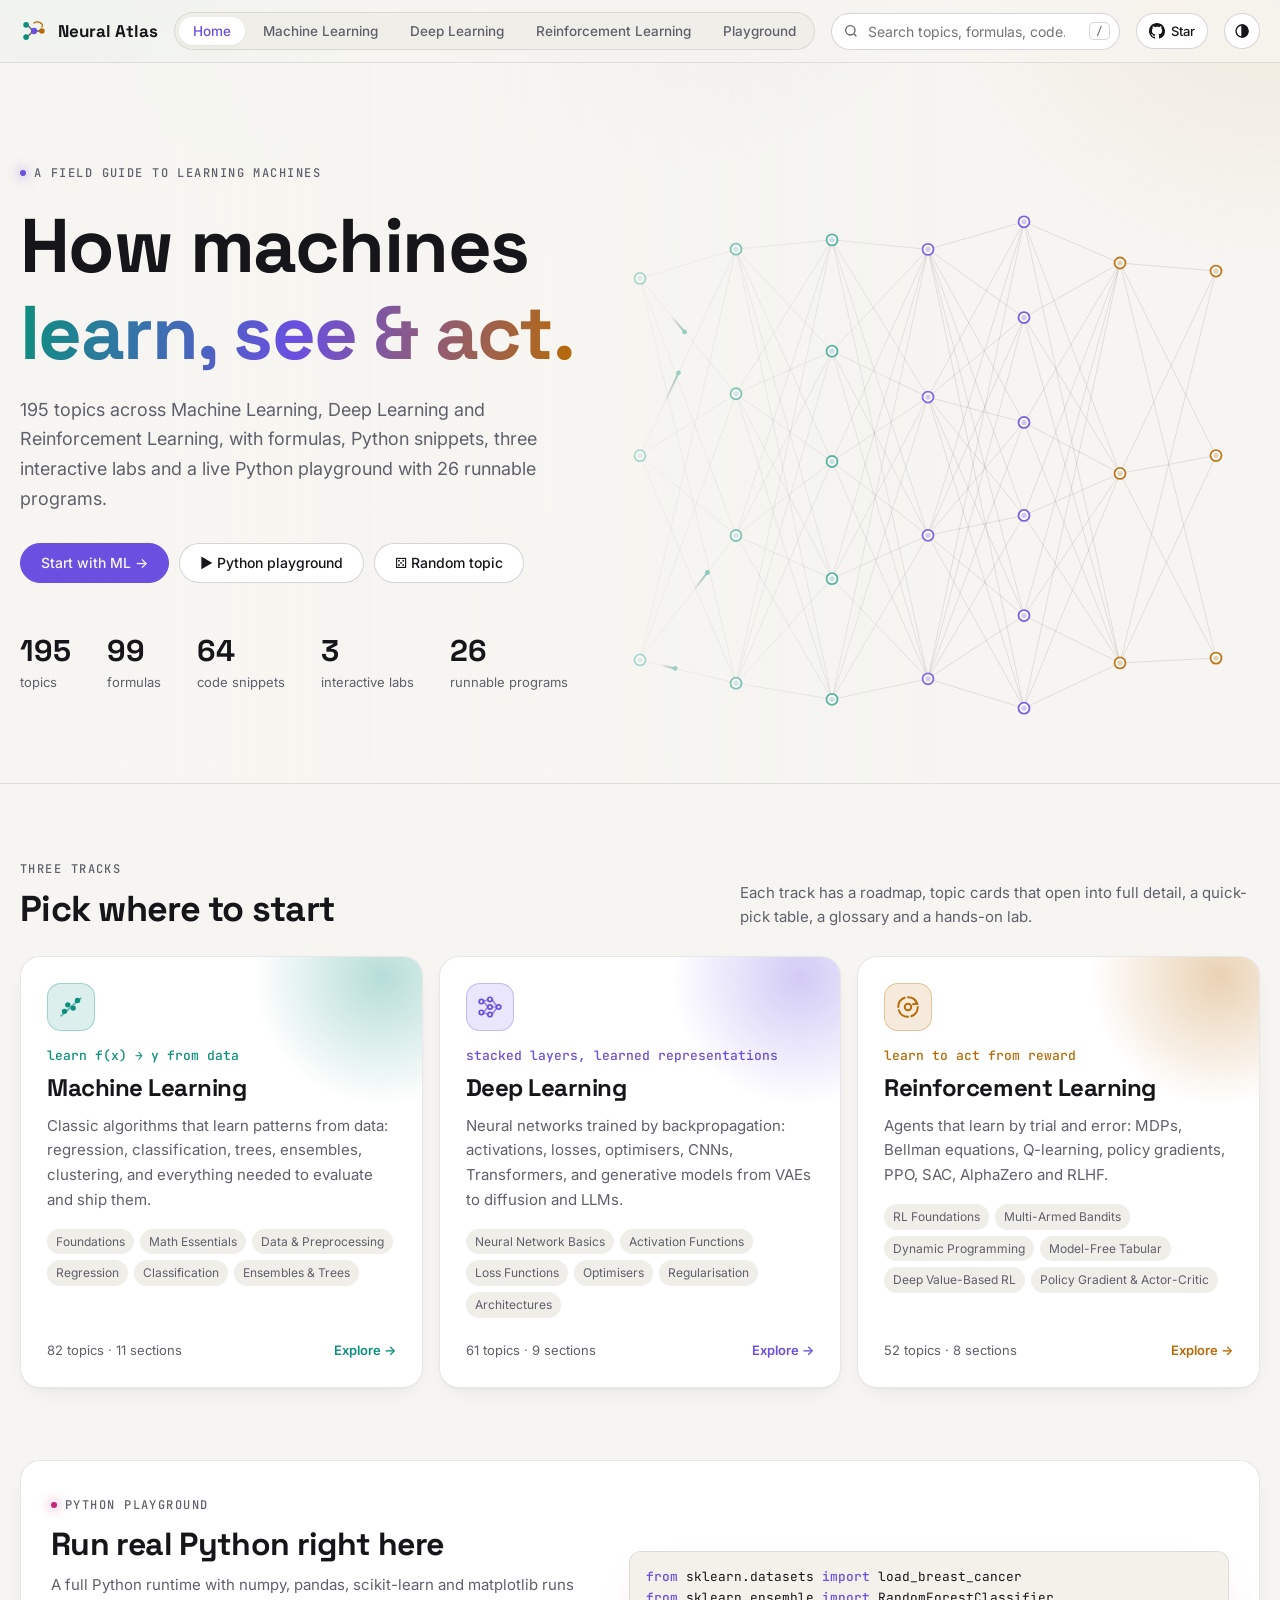
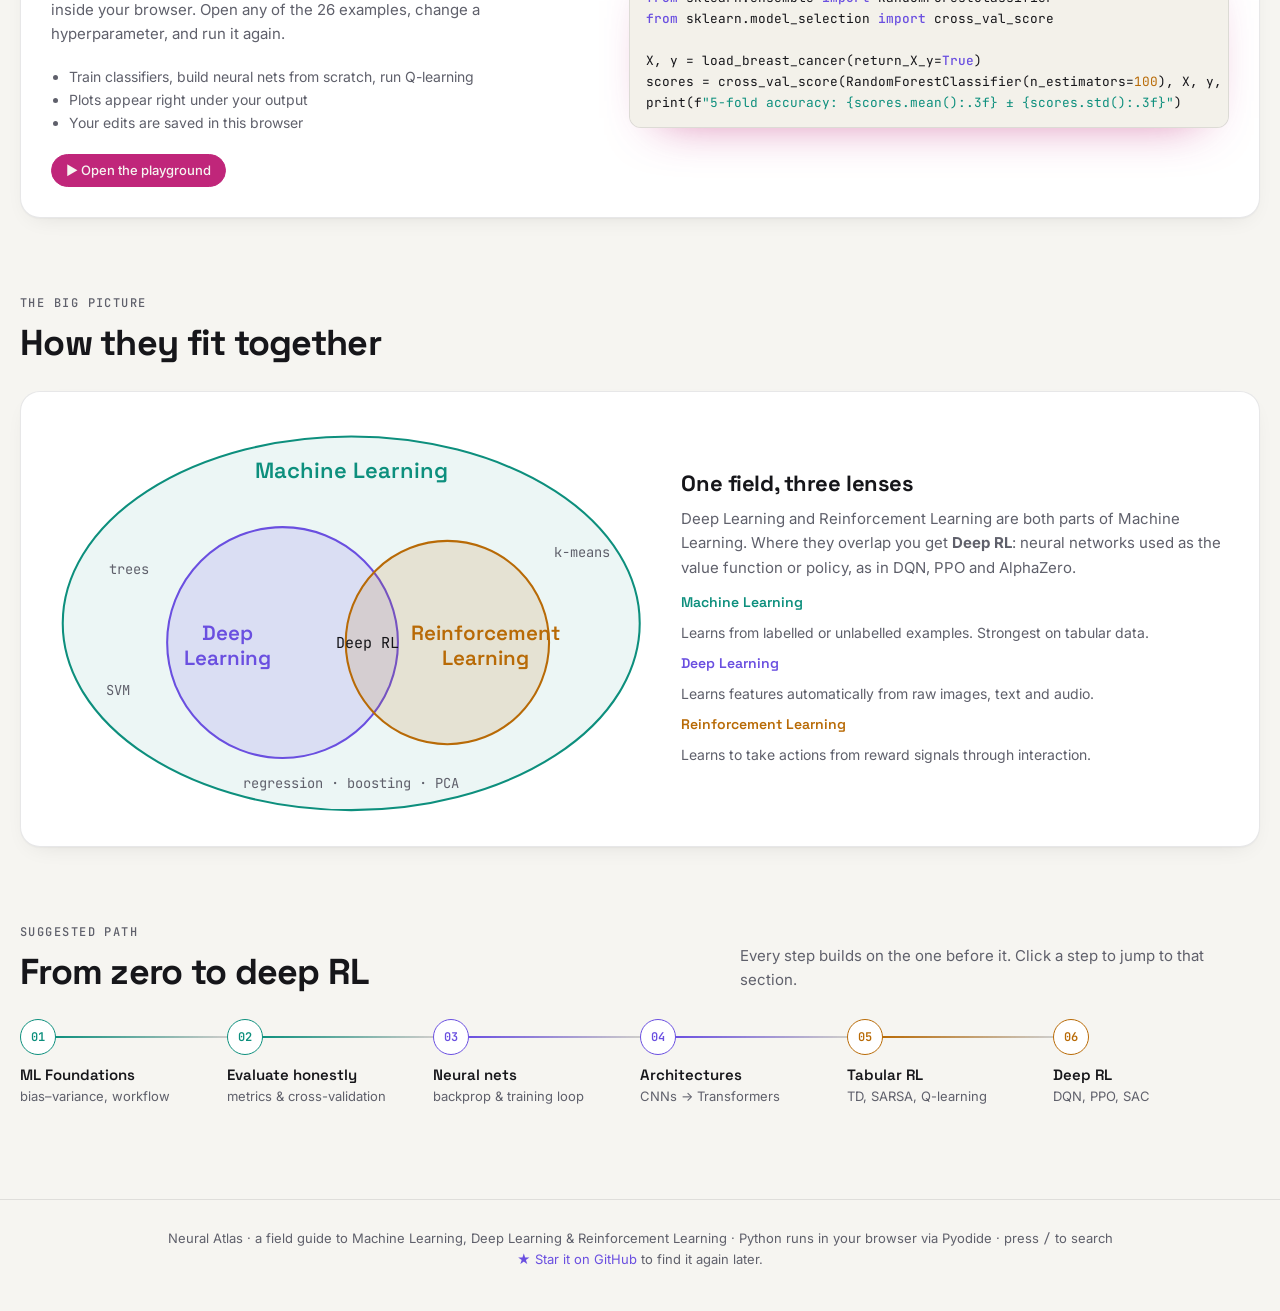
<file: NJRProjects/ML/main.html>
<!doctype html>
<html lang="en">
<head>
<meta charset="utf-8">
<meta name="viewport" content="width=device-width, initial-scale=1">
<title>Neural Atlas</title>
<link rel="icon" href="data:image/svg+xml,%3Csvg xmlns='http://www.w3.org/2000/svg' viewBox='0 0 32 32'%3E%3Ccircle cx='7' cy='9' r='4' fill='%230d8f7d'/%3E%3Ccircle cx='7' cy='23' r='4' fill='%230d8f7d'/%3E%3Ccircle cx='16' cy='16' r='4.5' fill='%236a4fe0'/%3E%3Ccircle cx='25' cy='16' r='4' fill='%23b86a06'/%3E%3C/svg%3E">
<link rel="preconnect" href="https://fonts.googleapis.com">
<link rel="preconnect" href="https://fonts.gstatic.com" crossorigin>
<link href="https://fonts.googleapis.com/css2?family=Space+Grotesk:wght@500;600;700&family=Inter:wght@400;500;600&family=JetBrains+Mono:wght@400;500&display=swap" rel="stylesheet">
<style>
/* ============================== TOKENS ============================== */
:root {
  --bg: #f6f5f1; --surface: #ffffff; --surface-2: #f0eee8; --ink: #16161a; --muted: #5f606b;
  --line: rgba(22,22,30,.10); --line-2: rgba(22,22,30,.18); --code-bg: #f3f1ea;
  --ml: #0d8f7d; --dl: #6a4fe0; --rl: #b86a06; --py: #c0267a; --good: #1f7a4d; --bad: #c0392b;
  --wall: #3a3a44; --shadow: 0 1px 2px rgba(0,0,0,.04), 0 8px 24px -12px rgba(0,0,0,.12);
  --acc: var(--dl); --hdr: 64px;
  --f-head: "Space Grotesk", ui-sans-serif, system-ui, sans-serif;
  --f-body: Inter, -apple-system, BlinkMacSystemFont, "Segoe UI", sans-serif;
  --f-mono: "JetBrains Mono", ui-monospace, "SF Mono", Menlo, monospace;
  color-scheme: light;
}
@media (prefers-color-scheme: dark) {
  :root:not([data-theme="light"]) {
    --bg: #090a0e; --surface: #12131a; --surface-2: #1a1b24; --ink: #ecedf3; --muted: #9597a8;
    --line: rgba(255,255,255,.08); --line-2: rgba(255,255,255,.16); --code-bg: #0d0e14;
    --ml: #2dd4bf; --dl: #a594ff; --rl: #fbbf24; --py: #f472b6; --good: #5fd39a; --bad: #ff8a78;
    --wall: #454859; --shadow: 0 1px 0 rgba(255,255,255,.03) inset, 0 12px 30px -16px rgba(0,0,0,.7);
    color-scheme: dark;
  }
}
:root[data-theme="dark"] {
  --bg: #090a0e; --surface: #12131a; --surface-2: #1a1b24; --ink: #ecedf3; --muted: #9597a8;
  --line: rgba(255,255,255,.08); --line-2: rgba(255,255,255,.16); --code-bg: #0d0e14;
  --ml: #2dd4bf; --dl: #a594ff; --rl: #fbbf24; --py: #f472b6; --good: #5fd39a; --bad: #ff8a78;
  --wall: #454859; --shadow: 0 1px 0 rgba(255,255,255,.03) inset, 0 12px 30px -16px rgba(0,0,0,.7);
  color-scheme: dark;
}
[data-track="ml"] { --acc: var(--ml); }
[data-track="dl"] { --acc: var(--dl); }
[data-track="rl"] { --acc: var(--rl); }
[data-track="play"] { --acc: var(--py); }

/* ============================== BASE ============================== */
* { box-sizing: border-box; }
html { scroll-behavior: smooth; -webkit-text-size-adjust: 100%; }
body {
  margin: 0; background: var(--bg); color: var(--ink);
  font: 15px/1.65 var(--f-body); overflow-x: hidden;
}
body::before {
  content: ""; position: fixed; inset: 0; z-index: -1; pointer-events: none;
  background:
    radial-gradient(40vw 40vw at 5% -10%, color-mix(in srgb, var(--ml) 12%, transparent), transparent 70%),
    radial-gradient(40vw 40vw at 50% -20%, color-mix(in srgb, var(--dl) 12%, transparent), transparent 70%),
    radial-gradient(40vw 40vw at 100% -10%, color-mix(in srgb, var(--rl) 10%, transparent), transparent 70%);
}
h1, h2, h3, h4 { font-family: var(--f-head); letter-spacing: -.02em; line-height: 1.15; }
a { color: var(--acc); text-decoration: none; }
code, pre, .mono { font-family: var(--f-mono); }
code, pre, .mono, .console, .pg-editor, .CodeMirror, .formula { font-variant-ligatures: none; font-feature-settings: "liga" 0, "calt" 0; }
button {
  font: 500 13px/1 var(--f-body); cursor: pointer; color: var(--ink);
  background: var(--surface); border: 1px solid var(--line-2); border-radius: 999px;
  padding: 9px 14px; transition: border-color .15s, background .15s, transform .15s;
}
button:hover { border-color: var(--acc); }
button:active { transform: scale(.97); }
button.primary { background: var(--acc); border-color: var(--acc); color: var(--bg); }
button.primary:hover { filter: brightness(1.08); }
button.on { background: color-mix(in srgb, var(--acc) 18%, var(--surface)); border-color: var(--acc); color: var(--acc); }
:focus-visible { outline: 2px solid var(--acc); outline-offset: 2px; }

/* ============================== HEADER ============================== */
header {
  position: sticky; top: 0; z-index: 50;
  background: color-mix(in srgb, var(--bg) 78%, transparent);
  backdrop-filter: saturate(160%) blur(14px); -webkit-backdrop-filter: saturate(160%) blur(14px);
  border-bottom: 1px solid var(--line);
}
.hdr {
  max-width: 1320px; margin: 0 auto; padding: 12px 20px;
  display: flex; align-items: center; gap: 16px;
}
.brand { display: flex; align-items: center; gap: 10px; color: var(--ink); font: 700 17px var(--f-head); white-space: nowrap; }
.brand svg { width: 28px; height: 28px; }
.tabs { display: flex; gap: 4px; background: var(--surface-2); padding: 4px; border-radius: 999px; border: 1px solid var(--line); }
.tabs a {
  padding: 6px 14px; border-radius: 999px; color: var(--muted); font: 500 13.5px var(--f-body);
  white-space: nowrap; transition: color .15s, background .15s;
}
.tabs a:hover { color: var(--ink); }
.tabs a.active { background: var(--surface); color: var(--acc); box-shadow: var(--shadow); }
.tabs a .s { display: none; }
.search-wrap { flex: 1; position: relative; min-width: 160px; }
.search-wrap svg { position: absolute; left: 12px; top: 50%; transform: translateY(-50%); width: 16px; color: var(--muted); }
#search {
  width: 100%; padding: 9px 40px 9px 36px; border-radius: 999px; font: 14px var(--f-body);
  border: 1px solid var(--line-2); background: var(--surface); color: var(--ink);
}
#search:focus { outline: none; border-color: var(--acc); box-shadow: 0 0 0 4px color-mix(in srgb, var(--acc) 18%, transparent); }
.kbd {
  position: absolute; right: 10px; top: 50%; transform: translateY(-50%);
  font: 11px var(--f-mono); color: var(--muted); border: 1px solid var(--line-2); border-radius: 5px; padding: 1px 6px;
}
.icon-btn { padding: 8px; width: 36px; height: 36px; display: grid; place-items: center; }
.gh-btn { display: inline-flex; align-items: center; gap: 6px; height: 36px; padding: 0 12px; border-radius: 999px; border: 1px solid var(--line-2); background: var(--surface); color: var(--ink); font: 500 13px var(--f-body); white-space: nowrap; }
.gh-btn:hover { border-color: var(--acc); }
.gh-btn svg { width: 16px; height: 16px; }
footer a { color: var(--acc); }
.icon-btn svg { width: 16px; height: 16px; }

/* ============================== VIEWS ============================== */
.view { display: none; }
.view.active { display: block; animation: fade .35s ease; }
@keyframes fade { from { opacity: 0; transform: translateY(6px); } to { opacity: 1; transform: none; } }
.wrap { max-width: 1320px; margin: 0 auto; padding: 0 20px; }

/* ---------- HOME ---------- */
.hero { position: relative; overflow: hidden; border-bottom: 1px solid var(--line); }
#hero-cv { position: absolute; inset: 0; width: 100%; height: 100%; opacity: .9; }
.hero::after {
  content: ""; position: absolute; inset: 0; pointer-events: none;
  background: linear-gradient(90deg, var(--bg) 0%, color-mix(in srgb, var(--bg) 85%, transparent) 42%, transparent 75%);
}
.hero-inner { position: relative; z-index: 1; max-width: 1320px; margin: 0 auto; padding: 96px 20px 88px; }
.eyebrow {
  display: inline-flex; align-items: center; gap: 8px; font: 500 12px var(--f-mono);
  text-transform: uppercase; letter-spacing: .12em; color: var(--muted);
}
.eyebrow .dot { width: 6px; height: 6px; border-radius: 50%; background: var(--acc); box-shadow: 0 0 12px var(--acc); }
.hero h1 { font-size: clamp(38px, 6.4vw, 76px); margin: 18px 0 18px; max-width: 12ch; font-weight: 700; }
.grad {
  background: linear-gradient(100deg, var(--ml), var(--dl) 50%, var(--rl));
  -webkit-background-clip: text; background-clip: text; color: transparent;
}
.hero p.sub { font-size: 18px; color: var(--muted); max-width: 540px; margin: 0 0 30px; }
.hero .cta { display: flex; gap: 10px; flex-wrap: wrap; }
.hero .cta button { padding: 12px 20px; font-size: 14px; }
.stats-row { display: flex; gap: 36px; margin-top: 48px; flex-wrap: wrap; }
.stat b { display: block; font: 700 30px var(--f-head); }
.stat span { font-size: 13px; color: var(--muted); }

.block { padding: 72px 0 0; }
.block-head { display: flex; justify-content: space-between; align-items: end; gap: 20px; margin-bottom: 26px; flex-wrap: wrap; }
.block-head h2 { font-size: clamp(26px, 3.4vw, 36px); margin: 8px 0 0; }
.block-head p { color: var(--muted); max-width: 520px; margin: 0; }

.tracks { display: grid; grid-template-columns: repeat(3, 1fr); gap: 16px; }
.track-card {
  position: relative; overflow: hidden; display: flex; flex-direction: column; gap: 12px;
  background: var(--surface); border: 1px solid var(--line); border-radius: 20px; padding: 26px;
  color: var(--ink); box-shadow: var(--shadow); transition: transform .25s, border-color .25s, box-shadow .25s;
}
.track-card::before {
  content: ""; position: absolute; width: 260px; height: 260px; right: -90px; top: -110px; border-radius: 50%;
  background: radial-gradient(circle, color-mix(in srgb, var(--acc) 30%, transparent), transparent 70%);
  transition: transform .4s;
}
.track-card:hover { transform: translateY(-4px); border-color: color-mix(in srgb, var(--acc) 55%, transparent);
  box-shadow: 0 20px 50px -24px color-mix(in srgb, var(--acc) 60%, transparent); }
.track-card:hover::before { transform: scale(1.25); }
.t-icon {
  width: 48px; height: 48px; border-radius: 14px; display: grid; place-items: center; color: var(--acc);
  background: color-mix(in srgb, var(--acc) 14%, transparent); border: 1px solid color-mix(in srgb, var(--acc) 30%, transparent);
}
.t-icon svg { width: 26px; height: 26px; }
.track-card h3 { font-size: 24px; margin: 6px 0 0; }
.track-card .tl { color: var(--acc); font: 500 13px var(--f-mono); }
.track-card p { color: var(--muted); margin: 0; }
.track-card ul { list-style: none; padding: 0; margin: 4px 0 0; display: flex; flex-wrap: wrap; gap: 6px; }
.track-card li { font-size: 12px; padding: 3px 9px; border-radius: 999px; background: var(--surface-2); color: var(--muted); }
.track-card .go { margin-top: auto; padding-top: 10px; display: flex; justify-content: space-between; font-size: 13px; color: var(--muted); }
.track-card .go b { color: var(--acc); font-weight: 600; }

.fit { display: grid; grid-template-columns: 1.1fr 1fr; gap: 28px; align-items: center;
  background: var(--surface); border: 1px solid var(--line); border-radius: 20px; padding: 28px; box-shadow: var(--shadow); }
.fit svg { width: 100%; height: auto; }
.fit svg a { cursor: pointer; }
.fit svg a:hover ellipse, .fit svg a:hover circle { stroke-width: 2.5; }
.fit h3 { font-size: 22px; margin: 0 0 10px; }
.fit p { color: var(--muted); margin: 0 0 12px; }
.fit dl { margin: 0; display: grid; gap: 10px; }
.fit dt { font: 600 14px var(--f-head); }
.fit dd { margin: 0; color: var(--muted); font-size: 14px; }

.path { display: grid; grid-template-columns: repeat(6, 1fr); gap: 0; counter-reset: p; position: relative; }
.path a {
  position: relative; padding: 46px 14px 0 0; color: var(--ink); counter-increment: p;
}
.path a::before {
  content: counter(p, decimal-leading-zero); position: absolute; top: 0; left: 0;
  width: 34px; height: 34px; border-radius: 50%; display: grid; place-items: center; font: 600 12px var(--f-mono);
  background: var(--surface); border: 1.5px solid var(--acc); color: var(--acc); z-index: 1;
}
.path a::after { content: ""; position: absolute; top: 17px; left: 34px; right: 0; height: 1.5px;
  background: linear-gradient(90deg, var(--acc), var(--line-2)); }
.path a:last-child::after { display: none; }
.path b { display: block; font: 600 15px var(--f-head); }
.path span { font-size: 13px; color: var(--muted); }
.path a:hover b { color: var(--acc); }

footer { margin-top: 90px; border-top: 1px solid var(--line); padding: 28px 20px 40px; text-align: center; color: var(--muted); font-size: 13px; }

/* ---------- TRACK PAGE ---------- */
.t-hero { position: relative; padding: 56px 0 36px; }
.t-hero h1 { font-size: clamp(34px, 5vw, 58px); margin: 14px 0 12px; }
.t-hero h1 .g { background: linear-gradient(100deg, var(--acc), var(--ink) 130%); -webkit-background-clip: text; background-clip: text; color: transparent; }
.t-hero p { color: var(--muted); font-size: 17px; max-width: 640px; margin: 0; }
.t-meta { display: flex; gap: 10px; margin-top: 22px; flex-wrap: wrap; }
.pill { font: 500 12.5px var(--f-mono); padding: 5px 11px; border-radius: 999px; border: 1px solid var(--line-2); color: var(--muted); background: var(--surface); }
.pill b { color: var(--acc); font-weight: 600; }

.roadmap { display: flex; gap: 8px; overflow-x: auto; padding: 4px 0 18px; scrollbar-width: thin; }
.roadmap a {
  flex: none; display: flex; align-items: center; gap: 8px; padding: 7px 14px 7px 7px; border-radius: 999px;
  background: var(--surface); border: 1px solid var(--line); color: var(--ink); font-size: 13px; white-space: nowrap;
  transition: border-color .15s;
}
.roadmap a:hover { border-color: var(--acc); }
.roadmap a i { font: 600 11px var(--f-mono); font-style: normal; width: 24px; height: 24px; border-radius: 50%;
  display: grid; place-items: center; background: color-mix(in srgb, var(--acc) 16%, transparent); color: var(--acc); }

.t-layout { display: grid; grid-template-columns: 220px minmax(0, 1fr); gap: 36px; }
.t-layout > * { min-width: 0; }
.side { position: sticky; top: calc(var(--hdr) + 20px); align-self: start; max-height: calc(100vh - var(--hdr) - 40px); overflow-y: auto; padding-bottom: 20px; }
.side .lbl { font: 500 11px var(--f-mono); letter-spacing: .12em; text-transform: uppercase; color: var(--muted); margin: 0 0 10px 10px; }
.side a {
  display: flex; justify-content: space-between; gap: 8px; padding: 6px 10px; border-radius: 8px;
  color: var(--muted); font-size: 13.5px; align-items: baseline; border-left: 2px solid transparent; transition: all .15s;
}
.side a:hover { color: var(--ink); background: var(--surface-2); }
.side a.cur { color: var(--acc); border-left-color: var(--acc); background: color-mix(in srgb, var(--acc) 8%, transparent); }
.side a small { font: 11px var(--f-mono); opacity: .7; }

.sec { scroll-margin-top: calc(var(--hdr) + 16px); padding-top: 12px; margin-bottom: 44px; }
.sec-h { display: flex; align-items: baseline; gap: 14px; margin-bottom: 4px; }
.sec-h .n { font: 600 13px var(--f-mono); color: var(--acc); }
.sec-h h2 { font-size: 26px; margin: 0; }
.sec > p.lead { color: var(--muted); margin: 0 0 18px; max-width: 720px; }

.grid { display: grid; grid-template-columns: repeat(auto-fill, minmax(260px, 1fr)); gap: 12px; }
.card {
  position: relative; text-align: left; display: flex; flex-direction: column; gap: 8px; width: 100%;
  background: var(--surface); border: 1px solid var(--line); border-radius: 16px; padding: 18px;
  font: inherit; color: var(--ink); line-height: 1.55; box-shadow: var(--shadow);
  transition: transform .2s, border-color .2s, box-shadow .2s;
}
.card:hover { transform: translateY(-3px); border-color: color-mix(in srgb, var(--acc) 55%, transparent);
  box-shadow: 0 16px 40px -22px color-mix(in srgb, var(--acc) 70%, transparent); }
.card h3 { font-size: 16.5px; margin: 0; font-weight: 600; padding-right: 18px; }
.card p { margin: 0; color: var(--muted); font-size: 13.5px; display: -webkit-box; -webkit-line-clamp: 3; line-clamp: 3; -webkit-box-orient: vertical; overflow: hidden; }
.card .foot { margin-top: auto; padding-top: 6px; display: flex; gap: 6px; flex-wrap: wrap; align-items: center; }
.chip { font: 500 11px var(--f-mono); padding: 2px 8px; border-radius: 999px; background: var(--surface-2); color: var(--muted); }
.chip.acc { background: color-mix(in srgb, var(--acc) 14%, transparent); color: var(--acc); }
.card .arrow { position: absolute; right: 16px; top: 16px; color: var(--muted); opacity: 0; transition: all .2s; }
.card:hover .arrow { opacity: 1; color: var(--acc); transform: translate(2px, -2px); }

.tbl { overflow-x: auto; border: 1px solid var(--line); border-radius: 16px; background: var(--surface); box-shadow: var(--shadow); }
table { width: 100%; border-collapse: collapse; font-size: 14px; }
th, td { text-align: left; padding: 11px 16px; border-bottom: 1px solid var(--line); vertical-align: top; }
tr:last-child td { border-bottom: 0; }
th { font: 500 11px var(--f-mono); text-transform: uppercase; letter-spacing: .1em; color: var(--muted); background: var(--surface-2); }
td:first-child { font-weight: 600; }
td.hl { color: var(--acc); font-weight: 600; }

.gloss { display: grid; grid-template-columns: repeat(auto-fill, minmax(280px, 1fr)); gap: 10px; }
.gloss div { padding: 14px 16px; border-radius: 12px; background: var(--surface); border: 1px solid var(--line); }
.gloss b { font-family: var(--f-head); display: block; margin-bottom: 2px; }
.gloss span { color: var(--muted); font-size: 13.5px; }

/* ---------- LABS ---------- */
.lab {
  position: relative; border-radius: 22px; padding: 1px;
  background: linear-gradient(135deg, color-mix(in srgb, var(--acc) 60%, transparent), var(--line) 40%, var(--line) 60%, color-mix(in srgb, var(--acc) 40%, transparent));
}
.lab-in { border-radius: 21px; background: var(--surface); padding: 24px; }
.lab-head { display: flex; justify-content: space-between; gap: 16px; flex-wrap: wrap; margin-bottom: 18px; }
.lab-head h3 { font-size: 22px; margin: 8px 0 6px; }
.lab-head p { color: var(--muted); margin: 0; max-width: 680px; font-size: 14px; }
.lab-body { display: grid; grid-template-columns: minmax(0, 1fr) 270px; gap: 20px; }
.lab-cv { width: 100%; display: block; border-radius: 14px; background: var(--surface-2); border: 1px solid var(--line); touch-action: manipulation; }
#km-cv { aspect-ratio: 16 / 10; cursor: crosshair; }
#act-cv { aspect-ratio: 16 / 9; cursor: crosshair; }
#gw-cv { aspect-ratio: 4 / 3; cursor: pointer; }
.ctrl { display: flex; flex-direction: column; gap: 14px; font-size: 13px; }
.ctrl label { display: grid; gap: 6px; color: var(--muted); }
.ctrl label b { color: var(--ink); font-family: var(--f-mono); font-weight: 500; }
.ctrl .row { display: flex; justify-content: space-between; }
input[type=range] { width: 100%; accent-color: var(--acc); }
.btns { display: flex; flex-wrap: wrap; gap: 6px; }
.kv { display: grid; grid-template-columns: 1fr 1fr; gap: 8px; }
.kv div { background: var(--surface-2); border-radius: 10px; padding: 8px 10px; }
.kv span { display: block; font-size: 11px; color: var(--muted); font-family: var(--f-mono); text-transform: uppercase; letter-spacing: .06em; }
.kv b { font: 600 16px var(--f-head); }
.formula {
  font: 13px/1.6 var(--f-mono); background: var(--code-bg); border: 1px solid var(--line); border-radius: 10px;
  padding: 10px 12px; margin: 0; white-space: pre; overflow-x: auto; color: var(--ink);
}
.legend { display: flex; gap: 12px; flex-wrap: wrap; margin-top: 10px; font: 12px var(--f-mono); color: var(--muted); min-height: 18px; }
.legend i { display: inline-block; width: 10px; height: 10px; border-radius: 3px; margin-right: 5px; vertical-align: -1px; }
#gw-spark { width: 100%; height: 56px; display: block; border-radius: 10px; background: var(--surface-2); }
.hint { font-size: 12.5px; color: var(--muted); margin: 0; }

/* ---------- MODAL ---------- */
dialog {
  width: min(780px, calc(100vw - 24px)); max-height: calc(100vh - 48px); padding: 0; border: 0; border-radius: 22px;
  background: var(--surface); color: var(--ink); box-shadow: 0 40px 120px -20px rgba(0,0,0,.5);
  overflow: hidden;
}
dialog::backdrop { background: rgba(5,6,10,.55); backdrop-filter: blur(6px); -webkit-backdrop-filter: blur(6px); }
dialog[open] { animation: pop .25s cubic-bezier(.2,.9,.3,1.2); }
@keyframes pop { from { opacity: 0; transform: translateY(12px) scale(.98); } to { opacity: 1; transform: none; } }
.m { max-height: calc(100vh - 48px); overflow-y: auto; padding: 0 30px 26px; border-top: 3px solid var(--acc); }
.m-top { position: sticky; top: 0; background: var(--surface); display: flex; justify-content: space-between; align-items: center; padding: 18px 0 10px; z-index: 1; }
.crumb { font: 500 12px var(--f-mono); color: var(--muted); display: flex; gap: 8px; align-items: center; }
.badge { padding: 2px 8px; border-radius: 6px; background: var(--acc); color: var(--bg); font: 600 12px var(--f-mono); }
.m h2 { font-size: 30px; margin: 6px 0 10px; }
.m .tags { display: flex; gap: 6px; flex-wrap: wrap; }
.m .desc { font-size: 15.5px; margin: 14px 0 0; }
.m-lbl { font: 500 11px var(--f-mono); text-transform: uppercase; letter-spacing: .12em; color: var(--muted); margin: 22px 0 8px; display: flex; justify-content: space-between; align-items: center; }
.m-lbl button { padding: 4px 10px; font-size: 11px; }
.pc { display: grid; grid-template-columns: 1fr 1fr; gap: 10px; }
.pc > div { border-radius: 12px; padding: 12px 14px; background: var(--surface-2); }
.pc b { font: 600 13px var(--f-head); }
.pc .g b { color: var(--good); } .pc .r b { color: var(--bad); }
.pc ul { margin: 6px 0 0; padding-left: 18px; font-size: 13.5px; color: var(--muted); }
pre.code { font: 12.8px/1.65 var(--f-mono); background: var(--code-bg); border: 1px solid var(--line); border-radius: 12px; padding: 14px 16px; margin: 0; overflow-x: auto; }
.tk-k { color: var(--dl); font-weight: 500; } .tk-s { color: var(--ml); } .tk-c { color: var(--muted); font-style: italic; } .tk-n { color: var(--rl); }
.m-nav { display: flex; justify-content: space-between; gap: 10px; margin-top: 28px; padding-top: 18px; border-top: 1px solid var(--line); }
.m-nav button { max-width: 48%; overflow: hidden; text-overflow: ellipsis; white-space: nowrap; }
.m-nav button:disabled { visibility: hidden; }

/* ---------- SEARCH RESULTS ---------- */
.res-head { padding: 44px 0 20px; }
.res-head h1 { font-size: 34px; margin: 8px 0 0; }
.res-head p { color: var(--muted); margin: 6px 0 0; }
.res-group { margin-bottom: 36px; }
.res-group h2 { font-size: 18px; display: flex; align-items: center; gap: 10px; margin: 0 0 14px; }
.card .where { font: 11px var(--f-mono); color: var(--muted); }
.empty { text-align: center; padding: 80px 0; color: var(--muted); }

/* ---------- PYTHON PLAYGROUND ---------- */
.excards { display: grid; grid-template-columns: repeat(auto-fill, minmax(260px, 1fr)); gap: 12px; }
.excard {
  display: flex; flex-direction: column; gap: 6px; padding: 16px 18px; border-radius: 16px; color: var(--ink);
  border: 1px dashed color-mix(in srgb, var(--acc) 50%, transparent);
  background: color-mix(in srgb, var(--acc) 5%, var(--surface)); transition: transform .2s, border-color .2s;
}
.excard:hover { border-style: solid; border-color: var(--acc); transform: translateY(-2px); }
.excard b { font: 600 15px/1.3 var(--f-head); }
.excard span { color: var(--muted); font-size: 13px; line-height: 1.5; }
.excard em { font: 500 12px var(--f-mono); font-style: normal; color: var(--acc); margin-top: auto; padding-top: 4px; }

.promo { display: grid; grid-template-columns: 1fr 1.1fr; gap: 32px; align-items: center; padding: 30px;
  border-radius: 20px; background: var(--surface); border: 1px solid var(--line); box-shadow: var(--shadow); }
.promo h2 { font-size: clamp(24px, 3vw, 32px); margin: 10px 0 10px; }
.promo p { color: var(--muted); margin: 0 0 18px; }
.promo ul { margin: 0 0 20px; padding-left: 18px; color: var(--muted); font-size: 14px; }
.promo .code { box-shadow: 0 20px 50px -30px color-mix(in srgb, var(--acc) 70%, transparent); }

.m-run { display: flex; align-items: center; justify-content: space-between; gap: 12px; margin-top: 22px; padding: 14px 16px;
  border-radius: 14px; color: var(--ink); border: 1px solid color-mix(in srgb, var(--acc) 50%, transparent);
  background: color-mix(in srgb, var(--acc) 10%, var(--surface)); }
.m-run:hover { border-color: var(--acc); }
.m-run small { display: block; font: 500 11px var(--f-mono); text-transform: uppercase; letter-spacing: .1em; color: var(--acc); }
.m-run b { font: 600 15px var(--f-head); }
.m-run i { font-style: normal; font: 600 13px var(--f-body); color: var(--acc); white-space: nowrap; }

.status i { display: inline-block; width: 8px; height: 8px; border-radius: 50%; background: var(--muted); margin-right: 6px; vertical-align: 1px; }
.status.loading i { background: var(--rl); animation: pulse 1s infinite; }
.status.running i { background: var(--acc); animation: pulse .7s infinite; }
.status.ready i { background: var(--good); }
.status.error i { background: var(--bad); }
.status.ready span, .status.running span { color: var(--ink); }
@keyframes pulse { 50% { opacity: .25; } }

.pg { display: grid; grid-template-columns: 240px minmax(0, 1fr); gap: 24px; }
.pg-list { position: sticky; top: calc(var(--hdr) + 20px); align-self: start; max-height: calc(100vh - var(--hdr) - 40px); overflow-y: auto; padding-bottom: 20px; }
.pg-list h4 { font: 500 11px var(--f-mono); letter-spacing: .12em; text-transform: uppercase; color: var(--acc); margin: 18px 0 6px 10px; }
.pg-list h4:first-child { margin-top: 0; }
.pg-list button {
  display: flex; justify-content: space-between; align-items: center; gap: 8px; width: 100%; text-align: left;
  border: 0; border-left: 2px solid transparent; border-radius: 8px; background: transparent; padding: 7px 10px;
  color: var(--muted); font: 13.5px/1.35 var(--f-body);
}
.pg-list button:hover { background: var(--surface-2); color: var(--ink); }
.pg-list button.cur { color: var(--acc); background: color-mix(in srgb, var(--acc) 9%, transparent); border-left-color: var(--acc); }
.pg-list button .ed { flex: none; width: 6px; height: 6px; border-radius: 50%; background: var(--acc); display: none; }
.pg-list button.edited .ed { display: block; }
#pg-select { display: none; width: 100%; margin-bottom: 14px; padding: 10px 12px; border-radius: 12px; font: 14px var(--f-body);
  background: var(--surface); color: var(--ink); border: 1px solid var(--line-2); }

.pg-main { display: grid; grid-template-columns: minmax(0, 1.12fr) minmax(0, 1fr); gap: 16px; }
.panel { display: flex; flex-direction: column; min-width: 0; height: 700px; overflow: hidden;
  background: var(--surface); border: 1px solid var(--line); border-radius: 18px; box-shadow: var(--shadow); }
.panel-h { display: flex; align-items: center; justify-content: space-between; gap: 10px; padding: 12px 14px; border-bottom: 1px solid var(--line); flex-wrap: wrap; }
.panel-h .btns button { padding: 7px 12px; }
.panel-h button:disabled { opacity: .45; cursor: default; }
.pg-title { min-width: 0; flex: 1 1 220px; }
.pg-title b { font: 600 15px/1.3 var(--f-head); }
.pg-title span.d { display: block; font-size: 12.5px; color: var(--muted); margin-top: 3px; line-height: 1.45; }
.pg-title .badge { font-size: 11px; margin-right: 6px; vertical-align: 1px; }
.pg-editor { flex: 1; min-height: 0; position: relative; background: var(--code-bg); }
.pg-editor textarea { position: absolute; inset: 0; width: 100%; height: 100%; border: 0; resize: none; padding: 12px 14px;
  background: var(--code-bg); color: var(--ink); font: 13px/1.6 var(--f-mono); outline: none; tab-size: 4; white-space: pre; }
.panel-f { display: flex; justify-content: space-between; gap: 10px; flex-wrap: wrap; padding: 8px 14px; border-top: 1px solid var(--line); font-size: 12px; color: var(--muted); }
.panel-f b { color: var(--acc); font-weight: 600; }
.console { flex: 1; min-height: 0; overflow: auto; padding: 12px 14px; background: var(--code-bg);
  font: 12.8px/1.55 var(--f-mono); white-space: pre-wrap; word-break: break-word; color: var(--ink); }
.console .e { color: var(--bad); }
.console .s { color: var(--muted); font-style: italic; }
.console img { display: block; max-width: 100%; height: auto; margin: 10px 0; border-radius: 10px; background: #fff; border: 1px solid var(--line); }
.console .ph { height: 100%; display: grid; place-items: center; text-align: center; color: var(--muted); font: 14px/1.6 var(--f-body); white-space: normal; }

.pg-editor .CodeMirror { position: absolute; inset: 0; height: 100%; background: var(--code-bg); color: var(--ink); font: 13px/1.6 var(--f-mono); }
.pg-editor .CodeMirror-gutters { background: var(--code-bg); border-right: 1px solid var(--line); }
.pg-editor .CodeMirror-linenumber { color: var(--muted); opacity: .7; }
.pg-editor .CodeMirror-cursor { border-left: 2px solid var(--acc); }
.pg-editor .CodeMirror-selected, .pg-editor .CodeMirror-focused .CodeMirror-selected { background: color-mix(in srgb, var(--acc) 22%, transparent); }
.pg-editor .CodeMirror-activeline-background { background: color-mix(in srgb, var(--ink) 4%, transparent); }
.pg-editor .CodeMirror-matchingbracket { color: var(--good) !important; text-decoration: underline; }
.pg-editor .cm-keyword { color: var(--dl); font-weight: 500; }
.pg-editor .cm-string { color: var(--ml); }
.pg-editor .cm-comment { color: var(--muted); font-style: italic; }
.pg-editor .cm-number { color: var(--rl); }
.pg-editor .cm-builtin { color: var(--py); }
.pg-editor .cm-def { color: var(--py); font-weight: 600; }
.pg-editor .cm-operator, .pg-editor .cm-variable, .pg-editor .cm-property { color: var(--ink); }
.pg-editor .cm-variable-2 { color: color-mix(in srgb, var(--ink) 80%, var(--dl)); }
.pg-editor .cm-meta { color: var(--rl); }

@media (max-width: 1280px) {
  .pg-main { grid-template-columns: minmax(0, 1fr); }
  .panel { height: auto; }
  .pg-editor { height: 520px; flex: none; }
  .console { flex: none; min-height: 220px; max-height: 760px; }
}
@media (max-width: 1080px) {
  .pg { grid-template-columns: minmax(0, 1fr); }
  .pg-list { display: none; }
  #pg-select { display: block; }
  .promo { grid-template-columns: minmax(0, 1fr); }
}
@media (max-width: 720px) {
  .pg-editor { height: 440px; }
  .panel-h .btns { width: 100%; }
}
@media (max-width: 1240px) { .tabs a .l { display: none; } .tabs a .s { display: inline; } }

/* ============================== RESPONSIVE ============================== */
@media (max-width: 1080px) {
  .tracks { grid-template-columns: 1fr; }
  .fit { grid-template-columns: 1fr; }
  .path { grid-template-columns: repeat(3, 1fr); row-gap: 24px; }
  .path a:nth-child(3)::after { display: none; }
  .lab-body { grid-template-columns: 1fr; }
  .t-layout { grid-template-columns: minmax(0, 1fr); gap: 0; }
  .side { position: sticky; top: var(--hdr); z-index: 5; max-height: none; display: flex; gap: 4px; overflow-x: auto;
    margin: 0 -20px 20px; padding: 10px 20px; background: color-mix(in srgb, var(--bg) 88%, transparent);
    backdrop-filter: blur(10px); -webkit-backdrop-filter: blur(10px); border-bottom: 1px solid var(--line); }
  .side .lbl { display: none; }
  .side a { flex: none; border-left: 0; border-radius: 999px; white-space: nowrap; }
  .side a small { display: none; }
  .sec { scroll-margin-top: calc(var(--hdr) + 64px); }
}
@media (max-width: 720px) {
  .hdr { flex-wrap: wrap; gap: 10px; padding: 10px 16px; }
  .brand span { display: none; }
  .tabs { flex: 1; justify-content: space-between; }
  .tabs a { padding: 6px 10px; }
  .tabs a .l { display: none; } .tabs a .s { display: inline; }
  .search-wrap { order: 3; flex-basis: 100%; }
  .kbd { display: none; }
  .gh-btn span { display: none; }
  .gh-btn { padding: 0 10px; order: 4; }
  .search-wrap { flex: 1 1 calc(100% - 60px); }
  .wrap { padding: 0 16px; }
  .side { margin: 0 -16px 20px; padding: 10px 16px; }
  .hero-inner { padding: 56px 16px 56px; }
  .hero::after { background: linear-gradient(180deg, color-mix(in srgb, var(--bg) 70%, transparent), var(--bg)); }
  .stats-row { gap: 22px; }
  .path { grid-template-columns: 1fr 1fr; }
  .path a::after { display: none; }
  .lab-in { padding: 16px; }
  .m { padding: 0 18px 20px; }
  .m h2 { font-size: 24px; }
  .pc { grid-template-columns: 1fr; }
  .grid { grid-template-columns: 1fr; }
}
@media (prefers-reduced-motion: reduce) {
  *, *::before, *::after { animation: none !important; transition: none !important; }
  html { scroll-behavior: auto; }
}
</style>
</head>
<body>

<header>
  <div class="hdr">
    <a class="brand" href="#home" aria-label="Neural Atlas home">
      <svg viewBox="0 0 32 32" fill="none">
        <circle cx="7" cy="9" r="3.2" fill="var(--ml)"/><circle cx="7" cy="23" r="3.2" fill="var(--ml)"/>
        <circle cx="16" cy="16" r="3.6" fill="var(--dl)"/><circle cx="25" cy="16" r="3.2" fill="var(--rl)"/>
        <path d="M9.8 10.5 13 14M9.8 21.5 13 18M19.6 16h2.2" stroke="var(--muted)" stroke-width="1.5" stroke-linecap="round"/>
        <path d="M25 11.5c3-4-5-8-9-4.6" stroke="var(--rl)" stroke-width="1.5" stroke-linecap="round" fill="none"/>
      </svg>
      <span>Neural Atlas</span>
    </a>
    <nav class="tabs" id="tabs">
      <a href="#home" data-v="home"><span class="l">Home</span><span class="s">Home</span></a>
      <a href="#ml" data-v="ml" data-track="ml"><span class="l">Machine Learning</span><span class="s">ML</span></a>
      <a href="#dl" data-v="dl" data-track="dl"><span class="l">Deep Learning</span><span class="s">DL</span></a>
      <a href="#rl" data-v="rl" data-track="rl"><span class="l">Reinforcement Learning</span><span class="s">RL</span></a>
      <a href="#play" data-v="play" data-track="play"><span class="l">Playground</span><span class="s">Code</span></a>
    </nav>
    <div class="search-wrap">
      <svg viewBox="0 0 24 24" fill="none" stroke="currentColor" stroke-width="2"><circle cx="11" cy="11" r="7"/><path d="m20 20-3.5-3.5"/></svg>
      <input id="search" type="search" placeholder="Search topics, formulas, code…" autocomplete="off" aria-label="Search the library">
      <span class="kbd">/</span>
    </div>
    <a class="gh-btn" href="https://github.com/NJROzzy/ActivationFWorks" target="_blank" rel="noopener" title="Star the repo on GitHub"><svg viewBox="0 0 16 16" aria-hidden="true" fill="currentColor"><path d="M8 0C3.58 0 0 3.58 0 8c0 3.54 2.29 6.53 5.47 7.59.4.07.55-.17.55-.38 0-.19-.01-.82-.01-1.49-2.01.37-2.53-.49-2.69-.94-.09-.23-.48-.94-.82-1.13-.28-.15-.68-.52-.01-.53.63-.01 1.08.58 1.23.82.72 1.21 1.87.87 2.33.66.07-.52.28-.87.51-1.07-1.78-.2-3.64-.89-3.64-3.95 0-.87.31-1.59.82-2.15-.08-.2-.36-1.02.08-2.12 0 0 .67-.21 2.2.82.64-.18 1.32-.27 2-.27.68 0 1.36.09 2 .27 1.53-1.04 2.2-.82 2.2-.82.44 1.1.16 1.92.08 2.12.51.56.82 1.27.82 2.15 0 3.07-1.87 3.75-3.65 3.95.29.25.54.73.54 1.48 0 1.07-.01 1.93-.01 2.2 0 .21.15.46.55.38A8.013 8.013 0 0016 8c0-4.42-3.58-8-8-8z"/></svg><span>Star</span></a>
    <button class="icon-btn" id="theme" aria-label="Toggle light or dark theme">
      <svg viewBox="0 0 24 24" fill="none" stroke="currentColor" stroke-width="2"><circle cx="12" cy="12" r="9"/><path d="M12 3a9 9 0 0 1 0 18z" fill="currentColor"/></svg>
    </button>
  </div>
</header>

<main>
  <section class="view" id="view-home"></section>
  <section class="view" id="view-ml" data-track="ml"></section>
  <section class="view" id="view-dl" data-track="dl"></section>
  <section class="view" id="view-rl" data-track="rl"></section>
  <section class="view" id="view-play" data-track="play"></section>
  <section class="view" id="view-search"></section>
</main>

<footer>Neural Atlas · a field guide to Machine Learning, Deep Learning &amp; Reinforcement Learning · Python runs in your browser via Pyodide · press <span class="mono">/</span> to search<br><a href="https://github.com/NJROzzy/ActivationFWorks" target="_blank" rel="noopener">★ Star it on GitHub</a> to find it again later.</footer>

<dialog id="modal"><div class="m" id="m"></div></dialog>

<!-- ======================================================================
     PLAYGROUND EXAMPLES: plain Python, one <script> per example.
     data-topics links an example to topic cards (by exact title).
     ====================================================================== -->

<script type="text/x-python" id="ex-ml-linreg" data-track="ml" data-title="Linear regression: closed form vs gradient descent"
  data-desc="Fit a line two ways, watch the loss fall, and see what a too-large learning rate does."
  data-topics="Linear Regression|Gradient &amp; Chain Rule|Supervised Learning">
# Linear regression two ways: the closed-form normal equation vs gradient descent.
# Try LR = 0.35 to watch gradient descent diverge, or LR = 0.01 to see it crawl.
import numpy as np
import matplotlib.pyplot as plt

rng = np.random.default_rng(0)
X = rng.uniform(-3, 3, size=(100, 1))
y = 4.0 + 2.5 * X[:, 0] + rng.normal(0, 1.0, size=100)   # true b = 4, w = 2.5

# 1) Closed form: theta = (XᵀX)⁻¹ Xᵀy, with a column of ones for the bias
Xb = np.c_[np.ones(len(X)), X]
theta_closed = np.linalg.solve(Xb.T @ Xb, Xb.T @ y)
print("Closed form:      b = %.3f, w = %.3f" % tuple(theta_closed))

# 2) Batch gradient descent on the mean squared error
LR, EPOCHS = 0.1, 200
theta = np.zeros(2)
losses = []
for epoch in range(EPOCHS):
    err = Xb @ theta - y
    losses.append((err ** 2).mean())
    grad = 2 * Xb.T @ err / len(y)
    theta -= LR * grad

print("Gradient descent: b = %.3f, w = %.3f" % tuple(theta))
print("Final MSE: %.4f" % losses[-1])

fig, ax = plt.subplots(1, 2, figsize=(10, 4))
xs = np.linspace(-3, 3, 50)
ax[0].scatter(X, y, s=14, alpha=0.6, label="data")
ax[0].plot(xs, theta[0] + theta[1] * xs, "r", lw=2, label="gradient descent fit")
ax[0].set_title("Data and fitted line"); ax[0].legend()
ax[1].plot(losses)
ax[1].set_yscale("log"); ax[1].set_xlabel("epoch"); ax[1].set_title("MSE per epoch")
plt.tight_layout()
plt.show()
</script>

<script type="text/x-python" id="ex-ml-classifiers" data-track="ml" data-title="Six classifiers, one dataset"
  data-desc="Logistic regression, k-NN, SVM, tree, random forest and naive Bayes: cross-validated accuracy and decision boundaries."
  data-topics="Logistic Regression|k-Nearest Neighbours|Support Vector Machine|Naive Bayes|Multi-class Strategies">
# Six classic classifiers on the same non-linear dataset.
# Compare 5-fold cross-validated accuracy and the shape of each decision boundary.
# Try changing noise=, or the model settings (k, C, gamma, max_depth).
import numpy as np
import matplotlib.pyplot as plt
from sklearn.datasets import make_moons
from sklearn.model_selection import cross_val_score
from sklearn.pipeline import make_pipeline
from sklearn.preprocessing import StandardScaler
from sklearn.linear_model import LogisticRegression
from sklearn.neighbors import KNeighborsClassifier
from sklearn.svm import SVC
from sklearn.tree import DecisionTreeClassifier
from sklearn.ensemble import RandomForestClassifier
from sklearn.naive_bayes import GaussianNB

X, y = make_moons(n_samples=300, noise=0.25, random_state=0)

models = {
    "Logistic Regression": LogisticRegression(),
    "k-NN (k=7)": KNeighborsClassifier(n_neighbors=7),
    "SVM (RBF kernel)": SVC(kernel="rbf", C=1.0, gamma=2.0),
    "Decision Tree (depth 5)": DecisionTreeClassifier(max_depth=5, random_state=0),
    "Random Forest": RandomForestClassifier(n_estimators=100, random_state=0),
    "Gaussian Naive Bayes": GaussianNB(),
}

xx, yy = np.meshgrid(np.linspace(-2, 3, 150), np.linspace(-1.5, 2, 150))
grid = np.c_[xx.ravel(), yy.ravel()]

fig, axes = plt.subplots(2, 3, figsize=(12, 7))
for ax, (name, model) in zip(axes.ravel(), models.items()):
    pipe = make_pipeline(StandardScaler(), model)
    scores = cross_val_score(pipe, X, y, cv=5)
    pipe.fit(X, y)
    Z = pipe.predict(grid).reshape(xx.shape)
    ax.contourf(xx, yy, Z, alpha=0.25, cmap="coolwarm")
    ax.scatter(X[:, 0], X[:, 1], c=y, cmap="coolwarm", s=12, edgecolor="k", linewidth=0.3)
    ax.set_title(f"{name}\nCV accuracy = {scores.mean():.3f}", fontsize=10)
    ax.set_xticks([]); ax.set_yticks([])
    print(f"{name:25s} {scores.mean():.3f} ± {scores.std():.3f}")

plt.tight_layout()
plt.show()
</script>

<script type="text/x-python" id="ex-ml-bias-variance" data-track="ml" data-title="Underfitting vs overfitting"
  data-desc="Polynomial regression of increasing degree, with train and test error side by side."
  data-topics="Bias–Variance Tradeoff|Overfitting vs Underfitting|Polynomial Regression">
# Underfitting vs overfitting with polynomial regression.
# A low degree is too simple (high bias); a high degree memorises noise (high variance).
# Try N_TRAIN = 200: more data makes high-degree models behave much better.
import numpy as np
import matplotlib.pyplot as plt
from sklearn.pipeline import make_pipeline
from sklearn.preprocessing import PolynomialFeatures
from sklearn.linear_model import LinearRegression
from sklearn.metrics import mean_squared_error

N_TRAIN, NOISE = 30, 0.25
rng = np.random.default_rng(0)
f = lambda x: np.sin(2 * np.pi * x)
x_tr = rng.uniform(0, 1, N_TRAIN); y_tr = f(x_tr) + rng.normal(0, NOISE, N_TRAIN)
x_te = rng.uniform(0, 1, 300);     y_te = f(x_te) + rng.normal(0, NOISE, 300)

def fit(degree):
    return make_pipeline(PolynomialFeatures(degree), LinearRegression()).fit(x_tr[:, None], y_tr)

degrees = list(range(1, 16))
tr_err, te_err = [], []
for d in degrees:
    m = fit(d)
    tr_err.append(mean_squared_error(y_tr, m.predict(x_tr[:, None])))
    te_err.append(mean_squared_error(y_te, m.predict(x_te[:, None])))
    print(f"degree {d:2d}   train MSE {tr_err[-1]:.3f}   test MSE {te_err[-1]:.3f}")

best = degrees[int(np.argmin(te_err))]
print("\nBest degree by test error:", best)

xs = np.linspace(0, 1, 300)
fig, axes = plt.subplots(1, 4, figsize=(15, 3.6))
for ax, d, label in zip(axes, [1, best, 15], ["underfit", "just right", "overfit"]):
    ax.scatter(x_tr, y_tr, s=14, label="train")
    ax.plot(xs, f(xs), "k--", lw=1, label="truth")
    ax.plot(xs, fit(d).predict(xs[:, None]), "r", lw=2, label=f"degree {d}")
    ax.set_ylim(-2, 2); ax.set_title(f"Degree {d} ({label})"); ax.legend(fontsize=7)
axes[3].plot(degrees, tr_err, "o-", label="train")
axes[3].plot(degrees, te_err, "o-", label="test")
axes[3].set_yscale("log"); axes[3].set_xlabel("degree"); axes[3].set_title("Error vs complexity"); axes[3].legend()
plt.tight_layout()
plt.show()
</script>

<script type="text/x-python" id="ex-ml-regularization" data-track="ml" data-title="Ridge vs Lasso paths"
  data-desc="Watch L2 shrink every weight and L1 zero out the useless ones as α grows."
  data-topics="Ridge (L2)|Lasso (L1)|Elastic Net|Norms|Feature Selection">
# Ridge (L2) vs Lasso (L1): how coefficients shrink as regularisation strength grows.
# Only 4 of the 10 features really matter. Lasso sets the others to exactly zero.
import numpy as np
import matplotlib.pyplot as plt
from sklearn.linear_model import Ridge, Lasso, LinearRegression
from sklearn.preprocessing import StandardScaler

rng = np.random.default_rng(1)
n, d = 80, 10
X = StandardScaler().fit_transform(rng.normal(size=(n, d)))
true_w = np.array([3, -2, 0, 0, 1.5, 0, 0, 0, 0.5, 0])
y = X @ true_w + rng.normal(0, 1, n)

ridge_alphas = np.logspace(-2, 4, 60)
lasso_alphas = np.logspace(-3, 1, 60)
ridge_path = np.array([Ridge(alpha=a).fit(X, y).coef_ for a in ridge_alphas])
lasso_path = np.array([Lasso(alpha=a, max_iter=20000).fit(X, y).coef_ for a in lasso_alphas])

np.set_printoptions(precision=2, suppress=True)
print("true weights :", true_w.astype(float))
print("OLS          :", LinearRegression().fit(X, y).coef_)
print("Ridge α=10   :", Ridge(alpha=10).fit(X, y).coef_)
print("Lasso α=0.2  :", Lasso(alpha=0.2).fit(X, y).coef_)

fig, ax = plt.subplots(1, 2, figsize=(12, 4))
ax[0].plot(ridge_alphas, ridge_path); ax[0].set_xscale("log")
ax[0].set_title("Ridge: weights shrink smoothly"); ax[0].set_xlabel("alpha")
ax[1].plot(lasso_alphas, lasso_path); ax[1].set_xscale("log")
ax[1].set_title("Lasso: weights hit exactly zero"); ax[1].set_xlabel("alpha")
for a in ax:
    a.axhline(0, color="k", lw=0.5); a.set_ylabel("coefficient")
plt.tight_layout()
plt.show()
</script>

<script type="text/x-python" id="ex-ml-tree" data-track="ml" data-title="Decision tree depth and rules"
  data-desc="Train vs test accuracy as the tree gets deeper, plus the if/else rules it learned."
  data-topics="Decision Tree">
# Decision tree on the breast-cancer dataset: depth vs accuracy, and the learned rules.
# Deeper trees keep improving on training data but stop improving on the test set.
import matplotlib.pyplot as plt
from sklearn.datasets import load_breast_cancer
from sklearn.model_selection import train_test_split
from sklearn.tree import DecisionTreeClassifier, export_text

data = load_breast_cancer()
X_tr, X_te, y_tr, y_te = train_test_split(
    data.data, data.target, test_size=0.3, random_state=0, stratify=data.target)

depths = range(1, 13)
train_acc, test_acc = [], []
for d in depths:
    t = DecisionTreeClassifier(max_depth=d, random_state=0).fit(X_tr, y_tr)
    train_acc.append(t.score(X_tr, y_tr)); test_acc.append(t.score(X_te, y_te))
    print(f"max_depth={d:2d}  train={train_acc[-1]:.3f}  test={test_acc[-1]:.3f}  leaves={t.get_n_leaves()}")

small = DecisionTreeClassifier(max_depth=3, random_state=0).fit(X_tr, y_tr)
print("\nRules learned by a depth-3 tree:\n")
print(export_text(small, feature_names=list(data.feature_names)))

plt.figure(figsize=(7, 4))
plt.plot(depths, train_acc, "o-", label="train")
plt.plot(depths, test_acc, "o-", label="test")
plt.xlabel("max_depth"); plt.ylabel("accuracy"); plt.title("Tree depth vs accuracy")
plt.legend(); plt.grid(alpha=0.3)
plt.show()
</script>

<script type="text/x-python" id="ex-ml-ensembles" data-track="ml" data-title="Ensembles vs a single tree"
  data-desc="Bagging, random forest, AdaBoost and gradient boosting compared with cross-validation."
  data-topics="Bagging|Random Forest|AdaBoost|Gradient Boosting|XGBoost / LightGBM / CatBoost|Stacking &amp; Voting|Permutation Importance">
# One tree vs bagging vs random forest vs boosting, scored with 5-fold cross-validation.
import numpy as np
import matplotlib.pyplot as plt
from sklearn.datasets import load_breast_cancer
from sklearn.model_selection import cross_val_score
from sklearn.tree import DecisionTreeClassifier
from sklearn.ensemble import (BaggingClassifier, RandomForestClassifier, AdaBoostClassifier,
                              GradientBoostingClassifier, HistGradientBoostingClassifier)

data = load_breast_cancer()
X, y = data.data, data.target

models = {
    "Single tree": DecisionTreeClassifier(random_state=0),
    "Bagging": BaggingClassifier(DecisionTreeClassifier(), n_estimators=50, random_state=0),
    "Random Forest": RandomForestClassifier(n_estimators=200, random_state=0),
    "AdaBoost": AdaBoostClassifier(n_estimators=100, random_state=0),
    "Gradient Boosting": GradientBoostingClassifier(random_state=0),
    "HistGradientBoosting": HistGradientBoostingClassifier(random_state=0),
}

names, means, stds = [], [], []
for name, m in models.items():
    s = cross_val_score(m, X, y, cv=5)
    names.append(name); means.append(s.mean()); stds.append(s.std())
    print(f"{name:22s} {s.mean():.4f} ± {s.std():.4f}")

rf = RandomForestClassifier(n_estimators=200, random_state=0).fit(X, y)
top = np.argsort(rf.feature_importances_)[::-1][:5]
print("\nTop 5 Random Forest features:")
for i in top:
    print(f"  {data.feature_names[i]:25s} {rf.feature_importances_[i]:.3f}")

plt.figure(figsize=(9, 4))
plt.barh(names, means, xerr=stds, color="#14b8a6")
plt.xlim(0.85, 1.0); plt.xlabel("5-fold CV accuracy"); plt.title("Ensembles beat a single tree")
plt.gca().invert_yaxis()
plt.tight_layout()
plt.show()
</script>

<script type="text/x-python" id="ex-ml-kmeans" data-track="ml" data-title="Choosing k for k-means"
  data-desc="The elbow method and the silhouette score on synthetic blobs."
  data-topics="k-Means|Clustering Metrics|Hierarchical Clustering|Gaussian Mixture Models">
# Choosing k for k-means: the elbow method and the silhouette score.
# Change TRUE_K or cluster_std and see whether the two methods still agree.
import numpy as np
import matplotlib.pyplot as plt
from sklearn.datasets import make_blobs
from sklearn.cluster import KMeans
from sklearn.metrics import silhouette_score

TRUE_K = 4
X, _ = make_blobs(n_samples=500, centers=TRUE_K, cluster_std=0.9, random_state=7)

ks = range(2, 9)
inertias, sils = [], []
for k in ks:
    km = KMeans(n_clusters=k, n_init=10, random_state=0).fit(X)
    inertias.append(km.inertia_)
    sils.append(silhouette_score(X, km.labels_))
    print(f"k={k}  inertia={km.inertia_:8.1f}  silhouette={sils[-1]:.3f}")

best_k = list(ks)[int(np.argmax(sils))]
print("\nBest k by silhouette:", best_k)
km = KMeans(n_clusters=best_k, n_init=10, random_state=0).fit(X)

fig, ax = plt.subplots(1, 3, figsize=(14, 4))
ax[0].plot(ks, inertias, "o-"); ax[0].set_title("Elbow: inertia vs k"); ax[0].set_xlabel("k")
ax[1].plot(ks, sils, "o-", color="#8b5cf6"); ax[1].set_title("Silhouette vs k"); ax[1].set_xlabel("k")
ax[2].scatter(X[:, 0], X[:, 1], c=km.labels_, cmap="tab10", s=10)
ax[2].scatter(*km.cluster_centers_.T, c="k", marker="X", s=150)
ax[2].set_title(f"k-means with k = {best_k}")
plt.tight_layout()
plt.show()
</script>

<script type="text/x-python" id="ex-ml-pca" data-track="ml" data-title="PCA on handwritten digits"
  data-desc="Project 64-dimensional images to 2D and see how many components keep 95% of the variance."
  data-topics="PCA|Eigenvalues &amp; SVD|Curse of Dimensionality|t-SNE &amp; UMAP">
# PCA on 8×8 handwritten digits: 64 dimensions squeezed into 2 for plotting.
import numpy as np
import matplotlib.pyplot as plt
from sklearn.datasets import load_digits
from sklearn.decomposition import PCA
from sklearn.preprocessing import StandardScaler

digits = load_digits()
X = StandardScaler().fit_transform(digits.data)
print("data shape:", X.shape)

pca_full = PCA().fit(X)
cum = np.cumsum(pca_full.explained_variance_ratio_)
for target in (0.5, 0.8, 0.95):
    print(f"components needed for {target:.0%} of the variance: {np.searchsorted(cum, target) + 1}")

Z = PCA(n_components=2).fit_transform(X)

fig, ax = plt.subplots(1, 2, figsize=(13, 5))
sc = ax[0].scatter(Z[:, 0], Z[:, 1], c=digits.target, cmap="tab10", s=8)
ax[0].set_title("Digits projected onto the first 2 principal components")
fig.colorbar(sc, ax=ax[0], ticks=range(10))
ax[1].plot(range(1, 65), cum, lw=2)
ax[1].axhline(0.95, ls="--", color="gray")
ax[1].set_xlabel("number of components"); ax[1].set_ylabel("cumulative explained variance")
ax[1].set_title("How much variance each extra component keeps")
plt.tight_layout()
plt.show()
</script>

<script type="text/x-python" id="ex-ml-metrics" data-track="ml" data-title="Classification metrics beyond accuracy"
  data-desc="Confusion matrix, precision/recall, ROC and PR curves, and the effect of the decision threshold."
  data-topics="Confusion Matrix|Precision, Recall &amp; F1|ROC-AUC &amp; PR-AUC|Threshold &amp; Calibration|Log Loss|Imbalanced Data">
# Classification metrics beyond accuracy: confusion matrix, precision/recall, ROC and PR curves.
import numpy as np
import matplotlib.pyplot as plt
from sklearn.datasets import load_breast_cancer
from sklearn.model_selection import train_test_split
from sklearn.pipeline import make_pipeline
from sklearn.preprocessing import StandardScaler
from sklearn.linear_model import LogisticRegression
from sklearn.metrics import (confusion_matrix, classification_report, roc_curve, roc_auc_score,
                             precision_recall_curve, average_precision_score, precision_score, recall_score)

data = load_breast_cancer()
X_tr, X_te, y_tr, y_te = train_test_split(data.data, data.target, test_size=0.3,
                                          random_state=1, stratify=data.target)
clf = make_pipeline(StandardScaler(), LogisticRegression(max_iter=1000)).fit(X_tr, y_tr)
proba = clf.predict_proba(X_te)[:, 1]
pred = (proba >= 0.5).astype(int)

print("Confusion matrix (rows = actual, cols = predicted):")
print(confusion_matrix(y_te, pred))
print()
print(classification_report(y_te, pred, target_names=data.target_names))
print(f"ROC-AUC = {roc_auc_score(y_te, proba):.4f}   PR-AUC = {average_precision_score(y_te, proba):.4f}\n")

print("Moving the decision threshold trades precision for recall:")
for t in (0.1, 0.3, 0.5, 0.7, 0.9):
    p = (proba >= t).astype(int)
    print(f"  threshold {t:.1f}: precision {precision_score(y_te, p):.3f}  recall {recall_score(y_te, p):.3f}")

fpr, tpr, _ = roc_curve(y_te, proba)
prec, rec, _ = precision_recall_curve(y_te, proba)
fig, ax = plt.subplots(1, 2, figsize=(11, 4))
ax[0].plot(fpr, tpr, lw=2); ax[0].plot([0, 1], [0, 1], "k--", lw=1)
ax[0].set_xlabel("False positive rate"); ax[0].set_ylabel("True positive rate"); ax[0].set_title("ROC curve")
ax[1].plot(rec, prec, lw=2, color="#8b5cf6")
ax[1].set_xlabel("Recall"); ax[1].set_ylabel("Precision"); ax[1].set_title("Precision-recall curve")
plt.tight_layout()
plt.show()
</script>

<script type="text/x-python" id="ex-ml-tuning" data-track="ml" data-title="Grid search with a pipeline"
  data-desc="Tune an RBF SVM&#x27;s C and γ with cross-validation, without leaking test data."
  data-topics="Hyperparameter Tuning|Cross-Validation|Pipelines|Train / Validation / Test Split|Feature Scaling|Data Leakage">
# Hyperparameter tuning with a leakage-free Pipeline and GridSearchCV.
import numpy as np
import matplotlib.pyplot as plt
from sklearn.datasets import load_wine
from sklearn.model_selection import train_test_split, GridSearchCV
from sklearn.pipeline import Pipeline
from sklearn.preprocessing import StandardScaler
from sklearn.svm import SVC

X, y = load_wine(return_X_y=True)
X_tr, X_te, y_tr, y_te = train_test_split(X, y, test_size=0.25, random_state=0, stratify=y)

pipe = Pipeline([("scale", StandardScaler()), ("svm", SVC(kernel="rbf"))])
Cs = [0.01, 0.1, 1, 10, 100]
gammas = [0.001, 0.01, 0.1, 1, 10]
search = GridSearchCV(pipe, {"svm__C": Cs, "svm__gamma": gammas}, cv=5)
search.fit(X_tr, y_tr)

print("Best params :", search.best_params_)
print(f"Best CV acc : {search.best_score_:.3f}")
print(f"Test acc    : {search.score(X_te, y_te):.3f}")

scores = search.cv_results_["mean_test_score"].reshape(len(Cs), len(gammas))
plt.figure(figsize=(6, 5))
plt.imshow(scores, cmap="viridis")
plt.xticks(range(len(gammas)), gammas); plt.yticks(range(len(Cs)), Cs)
plt.xlabel("gamma"); plt.ylabel("C"); plt.title("Mean CV accuracy")
for i in range(len(Cs)):
    for j in range(len(gammas)):
        plt.text(j, i, f"{scores[i, j]:.2f}", ha="center", va="center",
                 color="w" if scores[i, j] < 0.7 else "k", fontsize=9)
plt.colorbar()
plt.show()
</script>

<script type="text/x-python" id="ex-ml-eda" data-track="ml" data-title="Exploratory data analysis with pandas"
  data-desc="Summary statistics, group-bys, correlations and a scatter matrix on the iris dataset."
  data-topics="Exploratory Data Analysis|NumPy &amp; Pandas|Matplotlib &amp; Seaborn|Missing Values">
# Exploratory data analysis with pandas on the classic iris dataset.
import pandas as pd
import matplotlib.pyplot as plt
from pandas.plotting import scatter_matrix
from sklearn.datasets import load_iris

pd.set_option("display.width", 160); pd.set_option("display.max_columns", 12)

iris = load_iris(as_frame=True)
df = iris.frame
df["species"] = df["target"].map(dict(enumerate(iris.target_names)))

print("Shape:", df.shape, "\n")
print(df.head(), "\n")
print("Missing values per column:\n", df.isna().sum(), "\n", sep="")
print(df.describe().round(2), "\n")
print("Mean of each feature per species:")
print(df.groupby("species").mean(numeric_only=True).drop(columns="target").round(2), "\n")
print("Correlation matrix:")
print(df.drop(columns=["target", "species"]).corr().round(2))

colors = df["target"].map({0: "#14b8a6", 1: "#8b5cf6", 2: "#f59e0b"})
scatter_matrix(df.drop(columns=["target", "species"]), c=colors, figsize=(9, 9), diagonal="hist", alpha=0.8)
plt.suptitle("Pairwise feature plots (colour = species)")
plt.show()
</script>

<script type="text/x-python" id="ex-dl-activations" data-track="dl" data-title="Activation functions and their gradients"
  data-desc="Plot seven activations with their derivatives and compare how much gradient each lets through."
  data-topics="Sigmoid|Tanh|ReLU|Leaky ReLU / PReLU|ELU / SELU|GELU|Swish / SiLU|Which one to use?">
# Activation functions and their derivatives.
# The derivative is what backprop multiplies through every layer, so its size matters.
import numpy as np
import matplotlib.pyplot as plt
from math import erf

x = np.linspace(-5, 5, 500)
sigmoid = lambda z: 1 / (1 + np.exp(-z))
verf = np.vectorize(erf)

acts = {
    "sigmoid":    sigmoid(x),
    "tanh":       np.tanh(x),
    "ReLU":       np.maximum(0, x),
    "Leaky ReLU": np.where(x > 0, x, 0.1 * x),
    "ELU":        np.where(x > 0, x, np.exp(x) - 1),
    "GELU":       0.5 * x * (1 + verf(x / np.sqrt(2))),
    "Swish/SiLU": x * sigmoid(x),
}

print(f"{'function':12s} {'max slope':>10s} {'slope at x=-4':>14s}")
fig, ax = plt.subplots(1, 2, figsize=(13, 4.5))
for name, y in acts.items():
    dy = np.gradient(y, x)                     # numerical derivative
    ax[0].plot(x, y, lw=2, label=name)
    ax[1].plot(x, dy, lw=2, label=name)
    print(f"{name:12s} {dy.max():10.3f} {dy[np.searchsorted(x, -4)]:14.4f}")

ax[0].set_ylim(-1.5, 3); ax[0].set_title("f(x)"); ax[0].legend(fontsize=8)
ax[1].set_ylim(-0.2, 1.3); ax[1].set_title("f'(x)  (gradient flowing back)")
for a in ax:
    a.axhline(0, color="k", lw=0.5); a.axvline(0, color="k", lw=0.5); a.grid(alpha=0.3)
plt.tight_layout()
plt.show()
</script>

<script type="text/x-python" id="ex-dl-mlp-xor" data-track="dl" data-title="Neural net from scratch: XOR"
  data-desc="A 2-4-1 network with hand-written forward and backward passes."
  data-topics="Perceptron &amp; Neuron|Multi-Layer Perceptron|Forward &amp; Backpropagation|Tensors &amp; Autograd">
# A neural network from scratch: 2 → 4 → 1 MLP with hand-written backprop, learning XOR.
# XOR is not linearly separable, so a single neuron can't learn it but one hidden layer can.
import numpy as np
import matplotlib.pyplot as plt

X = np.array([[0, 0], [0, 1], [1, 0], [1, 1]], dtype=float)
y = np.array([[0], [1], [1], [0]], dtype=float)

HIDDEN, LR, EPOCHS, SEED = 4, 1.0, 3000, 42
rng = np.random.default_rng(SEED)
W1 = rng.normal(0, 1, (2, HIDDEN)); b1 = np.zeros(HIDDEN)
W2 = rng.normal(0, 1, (HIDDEN, 1)); b2 = np.zeros(1)
sigmoid = lambda z: 1 / (1 + np.exp(-z))

losses = []
for epoch in range(EPOCHS):
    # forward pass
    a1 = np.tanh(X @ W1 + b1)
    p = sigmoid(a1 @ W2 + b2)
    loss = -np.mean(y * np.log(p + 1e-9) + (1 - y) * np.log(1 - p + 1e-9))
    losses.append(loss)

    # backward pass (sigmoid + binary cross-entropy gives dL/dz2 = p - y)
    dz2 = (p - y) / len(X)
    dW2, db2 = a1.T @ dz2, dz2.sum(0)
    dz1 = (dz2 @ W2.T) * (1 - a1 ** 2)          # tanh'(z) = 1 - tanh²(z)
    dW1, db1 = X.T @ dz1, dz1.sum(0)

    # gradient descent step
    W1 -= LR * dW1; b1 -= LR * db1
    W2 -= LR * dW2; b2 -= LR * db2

    if epoch % 500 == 0:
        print(f"epoch {epoch:4d}  loss {loss:.4f}")

print("\nPredictions:")
for xi, pi in zip(X, p):
    print(f"  {xi.astype(int)} → {pi[0]:.3f}")

xx, yy = np.meshgrid(np.linspace(-0.5, 1.5, 200), np.linspace(-0.5, 1.5, 200))
grid = np.c_[xx.ravel(), yy.ravel()]
Z = sigmoid(np.tanh(grid @ W1 + b1) @ W2 + b2).reshape(xx.shape)

fig, ax = plt.subplots(1, 2, figsize=(11, 4))
ax[0].plot(losses); ax[0].set_yscale("log"); ax[0].set_title("Training loss"); ax[0].set_xlabel("epoch")
cs = ax[1].contourf(xx, yy, Z, levels=20, cmap="coolwarm", alpha=0.8)
ax[1].scatter(X[:, 0], X[:, 1], c=y[:, 0], cmap="coolwarm", s=150, edgecolor="k")
ax[1].set_title("Learned decision surface for XOR"); fig.colorbar(cs, ax=ax[1])
plt.tight_layout()
plt.show()
</script>

<script type="text/x-python" id="ex-dl-mlp-moons" data-track="dl" data-title="Numpy MLP with mini-batch SGD"
  data-desc="A configurable network: swap activations, layer sizes and learning rates and watch the decision boundary change."
  data-topics="The Training Loop|Weight Initialisation|Binary Cross-Entropy">
# A reusable numpy MLP trained with mini-batch SGD.
# Change ACTIVATION ("relu", "tanh", "sigmoid"), HIDDEN, LR or EPOCHS and compare.
import numpy as np
import matplotlib.pyplot as plt
from sklearn.datasets import make_moons

ACTIVATION, HIDDEN, LR, EPOCHS, BATCH = "relu", [32, 32], 0.1, 300, 32

X, y = make_moons(n_samples=600, noise=0.2, random_state=0)
y = y.reshape(-1, 1).astype(float)
rng = np.random.default_rng(0)
idx = rng.permutation(len(X)); tr, te = idx[:450], idx[450:]

acts = {
    "relu":    (lambda z: np.maximum(0, z), lambda a, z: (z > 0).astype(float)),
    "tanh":    (np.tanh,                    lambda a, z: 1 - a ** 2),
    "sigmoid": (lambda z: 1 / (1 + np.exp(-z)), lambda a, z: a * (1 - a)),
}
act, dact = acts[ACTIVATION]
sigmoid = acts["sigmoid"][0]

# He initialisation suits ReLU; Xavier suits tanh and sigmoid
sizes = [2] + HIDDEN + [1]
scale = (lambda n: np.sqrt(2 / n)) if ACTIVATION == "relu" else (lambda n: np.sqrt(1 / n))
Ws = [rng.normal(0, scale(m), (m, n)) for m, n in zip(sizes[:-1], sizes[1:])]
bs = [np.zeros(n) for n in sizes[1:]]

def forward(x):
    zs, as_ = [], [x]
    for i, (W, b) in enumerate(zip(Ws, bs)):
        z = as_[-1] @ W + b
        zs.append(z)
        as_.append(sigmoid(z) if i == len(Ws) - 1 else act(z))
    return zs, as_

losses, accs = [], []
for epoch in range(EPOCHS):
    perm = rng.permutation(tr)
    for start in range(0, len(perm), BATCH):
        b_idx = perm[start:start + BATCH]
        zs, as_ = forward(X[b_idx])
        delta = (as_[-1] - y[b_idx]) / len(b_idx)          # BCE + sigmoid
        for i in reversed(range(len(Ws))):
            gW, gb = as_[i].T @ delta, delta.sum(0)
            if i > 0:
                delta = (delta @ Ws[i].T) * dact(as_[i], zs[i - 1])
            Ws[i] -= LR * gW; bs[i] -= LR * gb
    p = forward(X[tr])[1][-1]
    losses.append(-np.mean(y[tr] * np.log(p + 1e-9) + (1 - y[tr]) * np.log(1 - p + 1e-9)))
    accs.append(((forward(X[te])[1][-1] > 0.5) == y[te]).mean())
    if epoch % 50 == 0 or epoch == EPOCHS - 1:
        print(f"epoch {epoch:3d}  train loss {losses[-1]:.4f}  test acc {accs[-1]:.3f}")

xx, yy = np.meshgrid(np.linspace(-2, 3, 200), np.linspace(-1.5, 2, 200))
Z = forward(np.c_[xx.ravel(), yy.ravel()])[1][-1].reshape(xx.shape)
fig, ax = plt.subplots(1, 2, figsize=(12, 4))
ax[0].plot(losses, label="train loss"); ax[0].plot(accs, label="test accuracy")
ax[0].set_xlabel("epoch"); ax[0].legend(); ax[0].set_title(f"{ACTIVATION} network {HIDDEN}")
ax[1].contourf(xx, yy, Z, levels=20, cmap="coolwarm", alpha=0.7)
ax[1].scatter(X[:, 0], X[:, 1], c=y[:, 0], cmap="coolwarm", s=8, edgecolor="k", linewidth=0.2)
ax[1].set_title("Decision boundary")
plt.tight_layout()
plt.show()
</script>

<script type="text/x-python" id="ex-dl-optimizers" data-track="dl" data-title="SGD vs Momentum vs RMSProp vs Adam"
  data-desc="Four optimisers race down a curved valley toward the minimum."
  data-topics="Gradient Descent / SGD|Momentum &amp; Nesterov|RMSProp|Adam / AdamW|Learning-Rate Schedules">
# SGD vs Momentum vs RMSProp vs Adam on a curved valley (Rosenbrock-style).
# Each optimiser starts at the same point; watch how they reach the minimum at (1, 1).
import numpy as np
import matplotlib.pyplot as plt

def f(p):
    x, y = p
    return (1 - x) ** 2 + 5 * (y - x ** 2) ** 2

def grad(p):
    x, y = p
    return np.array([-2 * (1 - x) - 20 * x * (y - x ** 2), 10 * (y - x ** 2)])

START, STEPS = np.array([-1.5, 2.0]), 400

def sgd(lr=0.02):
    p = START.copy(); path = [p.copy()]
    for _ in range(STEPS):
        p -= lr * grad(p); path.append(p.copy())
    return np.array(path)

def momentum(lr=0.005, beta=0.9):
    p, v = START.copy(), np.zeros(2); path = [p.copy()]
    for _ in range(STEPS):
        v = beta * v + grad(p); p -= lr * v; path.append(p.copy())
    return np.array(path)

def rmsprop(lr=0.02, rho=0.9, eps=1e-8):
    p, s = START.copy(), np.zeros(2); path = [p.copy()]
    for _ in range(STEPS):
        g = grad(p); s = rho * s + (1 - rho) * g ** 2
        p -= lr * g / (np.sqrt(s) + eps); path.append(p.copy())
    return np.array(path)

def adam(lr=0.05, b1=0.9, b2=0.999, eps=1e-8):
    p, m, v = START.copy(), np.zeros(2), np.zeros(2); path = [p.copy()]
    for t in range(1, STEPS + 1):
        g = grad(p)
        m = b1 * m + (1 - b1) * g; v = b2 * v + (1 - b2) * g ** 2
        m_hat, v_hat = m / (1 - b1 ** t), v / (1 - b2 ** t)
        p -= lr * m_hat / (np.sqrt(v_hat) + eps); path.append(p.copy())
    return np.array(path)

runs = {"SGD": sgd(), "Momentum": momentum(), "RMSProp": rmsprop(), "Adam": adam()}
for name, path in runs.items():
    print(f"{name:9s} final point ({path[-1, 0]:+.3f}, {path[-1, 1]:+.3f})   loss {f(path[-1]):.5f}")

xx, yy = np.meshgrid(np.linspace(-2, 2, 300), np.linspace(-1, 3, 300))
zz = f((xx, yy))
fig, ax = plt.subplots(1, 2, figsize=(13, 5))
ax[0].contour(xx, yy, np.log(zz + 1e-3), levels=30, cmap="gray", alpha=0.6)
for name, path in runs.items():
    ax[0].plot(path[:, 0], path[:, 1], lw=1.8, label=name)
ax[0].plot(1, 1, "r*", ms=15); ax[0].plot(*START, "ko")
ax[0].set_title("Optimiser paths"); ax[0].legend()
for name, path in runs.items():
    ax[1].plot([f(p) for p in path], label=name)
ax[1].set_yscale("log"); ax[1].set_xlabel("step"); ax[1].set_title("Loss"); ax[1].legend()
plt.tight_layout()
plt.show()
</script>

<script type="text/x-python" id="ex-dl-vanishing" data-track="dl" data-title="Vanishing gradients in a 30-layer net"
  data-desc="Measure the gradient at every layer for sigmoid, ReLU and residual networks."
  data-topics="Vanishing &amp; Exploding Gradients|Residual Connections|Gradient Clipping">
# Vanishing gradients: how big is the gradient at each layer of a 30-layer network?
# Sigmoid shrinks it layer after layer. ReLU with He init and residual connections keep it alive.
import numpy as np
import matplotlib.pyplot as plt

DEPTH, WIDTH, BATCH = 30, 64, 128
rng = np.random.default_rng(0)
x0 = rng.normal(size=(BATCH, WIDTH))

def grad_norms(kind):
    sig = lambda z: 1 / (1 + np.exp(-z))
    std = np.sqrt(2 / WIDTH) if "relu" in kind else np.sqrt(1 / WIDTH)
    Ws = [rng.normal(0, std, (WIDTH, WIDTH)) for _ in range(DEPTH)]
    acts, x = [], x0
    for W in Ws:                                   # forward pass
        z = x @ W
        a = np.maximum(0, z) if "relu" in kind else sig(z)
        x = x + a if "residual" in kind else a
        acts.append((z, a))
    g, norms = np.ones_like(x), []
    for W, (z, a) in zip(reversed(Ws), reversed(acts)):   # backward pass
        local = (z > 0).astype(float) if "relu" in kind else a * (1 - a)
        g_branch = (g * local) @ W.T
        g = g + g_branch if "residual" in kind else g_branch
        norms.append(np.linalg.norm(g) / np.sqrt(g.size))
    return norms[::-1]                             # layer 1 first

kinds = ["sigmoid", "relu (He init)", "sigmoid + residual"]
plt.figure(figsize=(9, 4.5))
for k in kinds:
    n = grad_norms(k)
    plt.plot(range(1, DEPTH + 1), n, "o-", ms=3, label=k)
    print(f"{k:22s} gradient at layer 1: {n[0]:.2e}   at layer {DEPTH}: {n[-1]:.2e}")
plt.yscale("log"); plt.xlabel("layer (1 = closest to the input)"); plt.ylabel("gradient RMS")
plt.title("Gradient size per layer"); plt.legend(); plt.grid(alpha=0.3)
plt.show()
</script>

<script type="text/x-python" id="ex-dl-softmax" data-track="dl" data-title="Softmax, cross-entropy and gradient checking"
  data-desc="Stable softmax, the p − y gradient verified numerically, and temperature."
  data-topics="Softmax|Categorical Cross-Entropy|KL Divergence">
# Softmax + cross-entropy from scratch, a numerical-stability trick, and a gradient check.
import numpy as np
import matplotlib.pyplot as plt

def softmax_naive(z):
    e = np.exp(z)
    return e / e.sum()

def softmax(z):
    e = np.exp(z - z.max())            # subtracting the max changes nothing mathematically
    return e / e.sum()

big = np.array([1000.0, 1001.0, 1002.0])
with np.errstate(over="ignore", invalid="ignore"):
    print("naive softmax of large logits :", softmax_naive(big))
print("stable softmax of large logits:", softmax(big).round(4))

def cross_entropy(z, target):
    return -np.log(softmax(z)[target])

# The analytic gradient of CE w.r.t. the logits is simply p − onehot(target)
z = np.array([2.0, 1.0, 0.1, -1.0]); target = 0
p = softmax(z)
analytic = p.copy(); analytic[target] -= 1

numeric, h = np.zeros_like(z), 1e-5
for i in range(len(z)):
    zp, zm = z.copy(), z.copy(); zp[i] += h; zm[i] -= h
    numeric[i] = (cross_entropy(zp, target) - cross_entropy(zm, target)) / (2 * h)

np.set_printoptions(precision=6, suppress=True)
print("\nprobabilities   :", p)
print("loss            :", round(cross_entropy(z, target), 6))
print("analytic grad   :", analytic)
print("numerical grad  :", numeric)
print("max difference  :", np.abs(analytic - numeric).max())

temps = [0.5, 1, 2, 5]
plt.figure(figsize=(9, 4))
w = 0.2
for i, T in enumerate(temps):
    plt.bar(np.arange(len(z)) + i * w, softmax(z / T), width=w, label=f"T = {T}")
plt.xticks(np.arange(len(z)) + 0.3, [f"logit {v}" for v in z])
plt.title("Softmax with temperature: low T is sharper, high T is flatter"); plt.legend()
plt.show()
</script>

<script type="text/x-python" id="ex-dl-conv" data-track="dl" data-title="Convolution from scratch"
  data-desc="Slide edge-detection, blur and sharpen kernels over an image, then max-pool."
  data-topics="Convolutional Networks (CNN)|Transfer Learning">
# 2D convolution from scratch: slide hand-made kernels over an image to detect edges.
# CNNs learn kernels like these automatically.
import numpy as np
import matplotlib.pyplot as plt

N = 64
yy, xx = np.mgrid[0:N, 0:N]
img = np.zeros((N, N))
img[12:30, 10:28] = 1.0                                   # a square
img[((xx - 44) ** 2 + (yy - 42) ** 2) < 13 ** 2] = 0.6    # a circle
img += np.random.default_rng(0).normal(0, 0.05, img.shape)

def conv2d(image, kernel, stride=1):
    kh, kw = kernel.shape
    H = (image.shape[0] - kh) // stride + 1
    W = (image.shape[1] - kw) // stride + 1
    out = np.zeros((H, W))
    for i in range(kh):                  # loop over kernel offsets, vectorised over the image
        for j in range(kw):
            out += kernel[i, j] * image[i:i + H * stride:stride, j:j + W * stride:stride]
    return out

def max_pool(x, size=2):
    H, W = x.shape[0] // size, x.shape[1] // size
    return x[:H * size, :W * size].reshape(H, size, W, size).max(axis=(1, 3))

kernels = {
    "vertical edges (Sobel x)":   np.array([[-1, 0, 1], [-2, 0, 2], [-1, 0, 1]]),
    "horizontal edges (Sobel y)": np.array([[-1, -2, -1], [0, 0, 0], [1, 2, 1]]),
    "blur (box 3×3)":             np.ones((3, 3)) / 9,
    "sharpen":                    np.array([[0, -1, 0], [-1, 5, -1], [0, -1, 0]]),
}

fig, axes = plt.subplots(1, 5, figsize=(16, 3.6))
axes[0].imshow(img, cmap="gray"); axes[0].set_title(f"input {img.shape}")
for ax, (name, k) in zip(axes[1:], kernels.items()):
    out = conv2d(img, k)
    ax.imshow(out, cmap="gray"); ax.set_title(f"{name}\n{out.shape}", fontsize=9)
    print(f"{name:28s} output {out.shape}  → after 2×2 max-pool {max_pool(out).shape}")
for ax in axes:
    ax.axis("off")
plt.tight_layout()
plt.show()
print("\nOutput size formula: (W − K + 2P) / S + 1 =", (64 - 3 + 0) // 1 + 1)
</script>

<script type="text/x-python" id="ex-dl-attention" data-track="dl" data-title="Self-attention from scratch"
  data-desc="Scaled dot-product attention with two heads, an optional causal mask and heatmaps."
  data-topics="Attention|Transformer|Tokenisation &amp; Embeddings|Large Language Models">
# Scaled dot-product self-attention from scratch, the core operation inside a Transformer.
import numpy as np
import matplotlib.pyplot as plt

tokens = ["the", "cat", "sat", "on", "the", "mat"]
D_MODEL, D_HEAD, CAUSAL = 16, 8, False       # set CAUSAL = True for a GPT-style mask
rng = np.random.default_rng(3)

vocab = {w: rng.normal(size=D_MODEL) for w in set(tokens)}
X = np.stack([vocab[w] for w in tokens])      # (seq_len, d_model)
X += 0.1 * np.sin(np.arange(len(tokens))[:, None] / (10 ** (np.arange(D_MODEL) / D_MODEL)))  # positions

def attention_head(X, seed):
    r = np.random.default_rng(seed)
    Wq, Wk, Wv = (r.normal(0, 1 / np.sqrt(D_MODEL), (D_MODEL, D_HEAD)) for _ in range(3))
    Q, K, V = X @ Wq, X @ Wk, X @ Wv
    scores = Q @ K.T / np.sqrt(D_HEAD)
    if CAUSAL:
        scores = np.where(np.tril(np.ones_like(scores)) == 1, scores, -np.inf)
    weights = np.exp(scores - scores.max(1, keepdims=True))
    weights /= weights.sum(1, keepdims=True)                      # softmax per row
    return weights @ V, weights

heads = [attention_head(X, s) for s in (0, 1)]
out = np.concatenate([h[0] for h in heads], axis=1)              # multi-head: concatenate
print("input X        :", X.shape)
print("each head out  :", heads[0][0].shape)
print("multi-head out :", out.shape)
print("rows of each attention matrix sum to 1:", np.allclose(heads[0][1].sum(1), 1))

fig, axes = plt.subplots(1, 2, figsize=(11, 4.5))
for i, (ax, (_, w)) in enumerate(zip(axes, heads)):
    im = ax.imshow(w, cmap="viridis", vmin=0, vmax=1)
    ax.set_xticks(range(len(tokens)), tokens); ax.set_yticks(range(len(tokens)), tokens)
    ax.set_xlabel("attends to (keys)"); ax.set_ylabel("query token"); ax.set_title(f"Head {i + 1}")
    for r in range(len(tokens)):
        for c in range(len(tokens)):
            ax.text(c, r, f"{w[r, c]:.2f}", ha="center", va="center", fontsize=7,
                    color="w" if w[r, c] < 0.5 else "k")
fig.colorbar(im, ax=axes)
plt.show()
</script>

<script type="text/x-python" id="ex-dl-sklearn-mlp" data-track="dl" data-title="Regularised MLP on digits"
  data-desc="scikit-learn&#x27;s MLPClassifier with weight decay and early stopping, plus the digits it gets wrong."
  data-topics="Dropout|Early Stopping|Weight Decay (L2)|Other Tricks">
# A regularised neural net on handwritten digits with scikit-learn's MLPClassifier.
# alpha is L2 weight decay; early_stopping keeps back 10% of the data for validation.
import numpy as np
import matplotlib.pyplot as plt
from sklearn.datasets import load_digits
from sklearn.model_selection import train_test_split
from sklearn.preprocessing import StandardScaler
from sklearn.neural_network import MLPClassifier
from sklearn.metrics import confusion_matrix

X, y = load_digits(return_X_y=True)
X_tr, X_te, y_tr, y_te = train_test_split(X, y, test_size=0.25, random_state=0, stratify=y)
scaler = StandardScaler().fit(X_tr)

net = MLPClassifier(hidden_layer_sizes=(64, 32), activation="relu", alpha=1e-3,
                    learning_rate_init=1e-3, early_stopping=True, max_iter=300, random_state=0)
net.fit(scaler.transform(X_tr), y_tr)
pred = net.predict(scaler.transform(X_te))

print(f"stopped after {net.n_iter_} epochs")
print(f"test accuracy: {(pred == y_te).mean():.4f}")
print("confusion matrix:\n", confusion_matrix(y_te, pred))

wrong = np.where(pred != y_te)[0][:8]
fig, ax = plt.subplots(1, 2, figsize=(11, 3.5))
ax[0].plot(net.loss_curve_); ax[0].set_title("training loss"); ax[0].set_xlabel("epoch")
ax[1].plot(net.validation_scores_, color="#8b5cf6"); ax[1].set_title("validation accuracy"); ax[1].set_xlabel("epoch")
plt.tight_layout()
plt.show()

if len(wrong):
    fig, axes = plt.subplots(1, len(wrong), figsize=(1.6 * len(wrong), 2))
    for ax, i in zip(np.atleast_1d(axes), wrong):
        ax.imshow(X_te[i].reshape(8, 8), cmap="gray_r"); ax.axis("off")
        ax.set_title(f"true {y_te[i]} → {pred[i]}", fontsize=8, color="red")
    plt.suptitle("Some misclassified test digits", fontsize=10)
    plt.show()
</script>

<script type="text/x-python" id="ex-rl-bandits" data-track="rl" data-title="Multi-armed bandits: 4 strategies"
  data-desc="Greedy, ε-greedy, UCB and Thompson sampling on 500 random 10-armed bandits."
  data-topics="The Bandit Problem|ε-Greedy|Upper Confidence Bound (UCB)|Thompson Sampling|Exploration vs Exploitation|Contextual Bandits">
# The 10-armed bandit: greedy vs ε-greedy vs UCB vs Thompson sampling.
# Averaged over many random bandit problems, all simulated in parallel with numpy.
import numpy as np
import matplotlib.pyplot as plt

K, STEPS, RUNS, EPS, UCB_C = 10, 1000, 500, 0.1, 2.0

def simulate(select, seed=0):
    rng = np.random.default_rng(seed)
    mu = rng.normal(0, 1, (RUNS, K)); best = mu.argmax(1)
    Q, N = np.zeros((RUNS, K)), np.zeros((RUNS, K))
    rows = np.arange(RUNS)
    reward, optimal = np.zeros(STEPS), np.zeros(STEPS)
    for t in range(STEPS):
        a = select(Q, N, t, rng)
        r = rng.normal(mu[rows, a], 1)
        N[rows, a] += 1
        Q[rows, a] += (r - Q[rows, a]) / N[rows, a]        # incremental mean
        reward[t], optimal[t] = r.mean(), (a == best).mean()
    return reward, optimal

def argmax_ties(v, rng):
    return (v + 1e-9 * rng.random(v.shape)).argmax(1)

def greedy(Q, N, t, rng):
    return argmax_ties(Q, rng)

def eps_greedy(Q, N, t, rng):
    explore = rng.random(RUNS) < EPS
    return np.where(explore, rng.integers(0, K, RUNS), argmax_ties(Q, rng))

def ucb(Q, N, t, rng):
    bonus = UCB_C * np.sqrt(np.log(t + 1) / np.maximum(N, 1e-9))
    return argmax_ties(np.where(N == 0, np.inf, Q + bonus), rng)

def thompson(Q, N, t, rng):
    # Gaussian posterior with a N(0, 1) prior and unit-variance rewards
    mean, std = Q * N / (N + 1), 1 / np.sqrt(N + 1)
    return (mean + std * rng.normal(size=Q.shape)).argmax(1)

strategies = {"greedy": greedy, f"ε-greedy (ε={EPS})": eps_greedy, f"UCB (c={UCB_C})": ucb, "Thompson": thompson}
fig, ax = plt.subplots(1, 2, figsize=(13, 4.5))
smooth = lambda v: np.convolve(v, np.ones(20) / 20, mode="valid")
for name, fn in strategies.items():
    rew, opt = simulate(fn)
    ax[0].plot(smooth(rew), label=name); ax[1].plot(smooth(opt) * 100, label=name)
    print(f"{name:20s} avg reward (last 200 steps) {rew[-200:].mean():.3f}   optimal arm {opt[-200:].mean():.1%}")
ax[0].set_title("Average reward"); ax[1].set_title("% of runs picking the best arm")
for a in ax:
    a.set_xlabel("step"); a.legend(); a.grid(alpha=0.3)
plt.tight_layout()
plt.show()
</script>

<script type="text/x-python" id="ex-rl-value-iteration" data-track="rl" data-title="Value iteration on a slippery gridworld"
  data-desc="Solve the classic 4×3 world exactly, then change the step reward and noise."
  data-topics="Value Iteration|Policy Iteration|Policy Evaluation|Bellman Equations|Generalised Policy Iteration|Markov Decision Process|Return &amp; Discount Factor">
# Value iteration on the classic 4×3 gridworld with slippery moves.
# Try STEP_REWARD = -2.0 (the agent rushes, even into the pit) or +0.1 (it never leaves),
# or NOISE = 0 for deterministic moves.
import numpy as np
import matplotlib.pyplot as plt

GAMMA, NOISE, STEP_REWARD = 0.99, 0.2, -0.04
ROWS, COLS = 3, 4
WALLS = {(1, 1)}
TERMINAL = {(0, 3): +1.0, (1, 3): -1.0}
ACTIONS = {"↑": (-1, 0), "→": (0, 1), "↓": (1, 0), "←": (0, -1)}
PERP = {"↑": "←→", "↓": "←→", "←": "↑↓", "→": "↑↓"}
states = [(r, c) for r in range(ROWS) for c in range(COLS) if (r, c) not in WALLS]

def move(s, a):
    r, c = s[0] + ACTIONS[a][0], s[1] + ACTIONS[a][1]
    return (r, c) if 0 <= r < ROWS and 0 <= c < COLS and (r, c) not in WALLS else s

def transitions(s, a):
    # intended move with prob 1 − NOISE, each perpendicular move with NOISE / 2
    return [(1 - NOISE, move(s, a))] + [(NOISE / 2, move(s, p)) for p in PERP[a]]

V = {s: 0.0 for s in states}
deltas = []
for it in range(1000):
    new_V, delta = {}, 0.0
    for s in states:
        if s in TERMINAL:
            new_V[s] = TERMINAL[s]; continue
        new_V[s] = max(sum(p * (STEP_REWARD + GAMMA * V[s2]) for p, s2 in transitions(s, a)) for a in ACTIONS)
        delta = max(delta, abs(new_V[s] - V[s]))
    V = new_V; deltas.append(delta)
    if delta < 1e-6:
        break
print(f"converged after {it + 1} iterations\n")

policy = {s: max(ACTIONS, key=lambda a: sum(p * V[s2] for p, s2 in transitions(s, a)))
          for s in states if s not in TERMINAL}
for r in range(ROWS):
    vals = "  ".join("  ####" if (r, c) in WALLS else f"{V[(r, c)]:+.3f}" for c in range(COLS))
    arrows = "  ".join("■" if (r, c) in WALLS else ("+1" if TERMINAL.get((r, c)) == 1 else "-1")
                       if (r, c) in TERMINAL else policy[(r, c)] for c in range(COLS))
    print(f"{vals}     {arrows}")

grid = np.full((ROWS, COLS), np.nan)
for s, v in V.items():
    grid[s] = v
fig, ax = plt.subplots(1, 2, figsize=(11, 3.8))
im = ax[0].imshow(grid, cmap="RdYlGn", vmin=-1, vmax=1)
for (r, c), v in V.items():
    label = f"{v:+.2f}" + ("" if (r, c) in TERMINAL else f"\n{policy[(r, c)]}")
    ax[0].text(c, r, label, ha="center", va="center", fontsize=11)
ax[0].set_xticks([]); ax[0].set_yticks([]); ax[0].set_title("V*(s) and greedy policy")
fig.colorbar(im, ax=ax[0])
ax[1].plot(deltas); ax[1].set_yscale("log"); ax[1].set_xlabel("iteration"); ax[1].set_title("max |ΔV| per sweep")
plt.tight_layout()
plt.show()
</script>

<script type="text/x-python" id="ex-rl-qlearning" data-track="rl" data-title="Tabular Q-learning"
  data-desc="The gridworld from the lab, in code: ε-greedy exploration, learning curve and greedy path."
  data-topics="Q-Learning|Agent–Environment Loop|Value Functions V, Q &amp; Advantage|Policy|Function Approximation">
# Tabular Q-learning on a gridworld with traps: the same world as the interactive lab.
# S = start, G = goal (+10), T = trap (−10), # = wall, each step costs −0.1.
import numpy as np
import matplotlib.pyplot as plt

MAP = ["....T..G",
       ".##..#..",
       "...#.#.T",
       ".T.#....",
       "..##.T#.",
       "S......."]
ALPHA, GAMMA, EPSILON, EPISODES = 0.3, 0.95, 0.15, 1500
H, W = len(MAP), len(MAP[0])
MOVES = [(-1, 0), (0, 1), (1, 0), (0, -1)]
ARROWS = "↑→↓←"
start = next((r, c) for r in range(H) for c in range(W) if MAP[r][c] == "S")

def step(s, a):
    r, c = s[0] + MOVES[a][0], s[1] + MOVES[a][1]
    if not (0 <= r < H and 0 <= c < W) or MAP[r][c] == "#":
        r, c = s
    cell = MAP[r][c]
    if cell == "G": return (r, c), 10.0, True
    if cell == "T": return (r, c), -10.0, True
    return (r, c), -0.1, False

rng = np.random.default_rng(0)
Q = np.zeros((H, W, 4))
returns = []
for ep in range(EPISODES):
    s, G = start, 0.0
    for t in range(200):
        a = rng.integers(4) if rng.random() < EPSILON else int(np.argmax(Q[s] + 1e-9 * rng.random(4)))
        s2, r, done = step(s, a)
        target = r + (0 if done else GAMMA * Q[s2].max())
        Q[s][a] += ALPHA * (target - Q[s][a])       # the Q-learning update
        s, G = s2, G + r
        if done:
            break
    returns.append(G)
    if (ep + 1) % 300 == 0:
        print(f"episode {ep + 1:5d}  avg return (last 100) {np.mean(returns[-100:]):6.2f}")

print("\nGreedy policy:")
for r in range(H):
    print("  " + " ".join(MAP[r][c] if MAP[r][c] in "#TG" else ARROWS[Q[r, c].argmax()] for c in range(W)))

s, path = start, [start]
for _ in range(50):
    s, _, done = step(s, int(Q[s].argmax())); path.append(s)
    if done: break
print(f"\nGreedy path reaches {MAP[s[0]][s[1]]} in {len(path) - 1} steps")

fig, ax = plt.subplots(1, 2, figsize=(13, 4.2))
ax[0].plot(np.convolve(returns, np.ones(50) / 50, mode="valid"))
ax[0].set_xlabel("episode"); ax[0].set_title("Return per episode (50-episode moving average)")
from matplotlib.colors import TwoSlopeNorm
V = Q.max(axis=2); V[[[ch in "#GT" for ch in row] for row in MAP]] = np.nan
ax[1].imshow(V, cmap="RdYlGn", norm=TwoSlopeNorm(vcenter=0, vmin=min(-1, np.nanmin(V)), vmax=max(1, np.nanmax(V)))); ax[1].set_title("max_a Q(s, a) and the greedy path")
ax[1].plot([p[1] for p in path], [p[0] for p in path], "k.-", lw=2)
for r in range(H):
    for c in range(W):
        if MAP[r][c] in "SGT":
            ax[1].text(c, r, MAP[r][c], ha="center", va="center", fontweight="bold")
ax[1].set_xticks([]); ax[1].set_yticks([])
plt.tight_layout()
plt.show()
</script>

<script type="text/x-python" id="ex-rl-cliff" data-track="rl" data-title="Cliff walking: SARSA vs Q-learning"
  data-desc="On-policy vs off-policy control on the classic cliff, with the safe and the risky path."
  data-topics="SARSA|Expected SARSA|RL Taxonomy">
# Cliff walking: SARSA (on-policy) vs Q-learning (off-policy), from Sutton & Barto.
# Q-learning learns the optimal path along the cliff edge but falls off while exploring.
# SARSA learns a safer path because it accounts for its own ε-greedy exploration.
import numpy as np
import matplotlib.pyplot as plt

H, W = 4, 12
START, GOAL = (3, 0), (3, 11)
ALPHA, GAMMA, EPSILON, EPISODES, RUNS = 0.5, 1.0, 0.1, 400, 8
MOVES = [(-1, 0), (0, 1), (1, 0), (0, -1)]

def step(s, a):
    r = min(max(s[0] + MOVES[a][0], 0), H - 1)
    c = min(max(s[1] + MOVES[a][1], 0), W - 1)
    if r == 3 and 0 < c < 11:          # fell off the cliff
        return START, -100.0
    return (r, c), -1.0

def policy(Q, s, rng):
    if rng.random() < EPSILON:
        return int(rng.integers(4))
    return int(np.argmax(Q[s] + 1e-9 * rng.random(4)))

def train(method, seed):
    rng = np.random.default_rng(seed)
    Q = np.zeros((H, W, 4)); totals = []
    for _ in range(EPISODES):
        s, a, total = START, policy(Q, START, rng), 0.0
        while s != GOAL:
            s2, r = step(s, a)
            a2 = policy(Q, s2, rng)
            nxt = Q[s2][a2] if method == "SARSA" else Q[s2].max()
            Q[s][a] += ALPHA * (r + GAMMA * nxt * (s2 != GOAL) - Q[s][a])
            s, a, total = s2, a2, total + r
        totals.append(total)
    return Q, np.array(totals)

def greedy_path(Q):
    grid = [["." for _ in range(W)] for _ in range(H)]
    for c in range(1, 11): grid[3][c] = "C"
    s = START
    for _ in range(60):
        grid[s[0]][s[1]] = "*"
        if s == GOAL: break
        s, _ = step(s, int(Q[s].argmax()))
    return "\n".join("  " + " ".join(row) for row in grid)

fig = plt.figure(figsize=(9, 4.5))
for method in ("SARSA", "Q-learning"):
    runs = [train(method, seed) for seed in range(RUNS)]
    curve = np.mean([t for _, t in runs], axis=0)
    plt.plot(np.convolve(curve, np.ones(10) / 10, mode="valid"), label=method)
    print(f"{method}: average reward per episode (last 100) = {curve[-100:].mean():.1f}")
    print(f"greedy path (* = path, C = cliff):\n{greedy_path(runs[0][0])}\n")
plt.ylim(-120, 0); plt.xlabel("episode"); plt.ylabel("sum of rewards per episode")
plt.title("Cliff walking with ε-greedy exploration"); plt.legend(); plt.grid(alpha=0.3)
plt.show()
</script>

<script type="text/x-python" id="ex-rl-mc-td" data-track="rl" data-title="Monte Carlo vs TD(0)"
  data-desc="Predict values on the 5-state random walk and compare how fast each method learns."
  data-topics="Monte Carlo Methods|Temporal-Difference TD(0)|Monte Carlo vs TD|n-step TD &amp; TD(λ)">
# Monte Carlo vs TD(0) prediction on the 5-state random walk (Sutton & Barto, Example 6.2).
# True values of states A..E are 1/6, 2/6, ..., 5/6. Which method gets there faster?
import numpy as np
import matplotlib.pyplot as plt

N_STATES, EPISODES, RUNS = 5, 100, 50
TRUE_V = np.arange(1, 6) / 6

def episode(rng):
    s, states, reward = 2, [2], 0            # start in the middle state (C)
    while True:
        s += rng.choice([-1, 1])
        if s < 0:  break
        if s >= N_STATES:
            reward = 1; break
        states.append(s)
    return states, reward

def run(method, alpha, seed):
    rng = np.random.default_rng(seed)
    V = np.full(N_STATES, 0.5); errors = []
    for _ in range(EPISODES):
        states, reward = episode(rng)
        if method == "TD":
            for i, s in enumerate(states):
                v_next = V[states[i + 1]] if i + 1 < len(states) else 0.0
                r = reward if i + 1 == len(states) else 0.0
                V[s] += alpha * (r + v_next - V[s])          # bootstrap from V(s')
        else:
            for s in states:
                V[s] += alpha * (reward - V[s])              # wait for the full return G
        errors.append(np.sqrt(np.mean((V - TRUE_V) ** 2)))
    return np.array(errors), V

plt.figure(figsize=(9, 4.5))
for method, alphas in (("TD", [0.05, 0.1, 0.15]), ("MC", [0.01, 0.02, 0.04])):
    for a in alphas:
        errs = np.mean([run(method, a, seed)[0] for seed in range(RUNS)], axis=0)
        plt.plot(errs, ls="-" if method == "TD" else "--", label=f"{method} α={a}")
        print(f"{method} α={a:<5} RMS error after {EPISODES} episodes: {errs[-1]:.4f}")

_, V = run("TD", 0.05, 0)
print("\nTD estimate:", V.round(3), "\ntrue values:", TRUE_V.round(3))
plt.xlabel("episodes"); plt.ylabel("RMS error (averaged over runs)")
plt.title("TD(0) (solid) vs Monte Carlo (dashed)"); plt.legend(ncol=2); plt.grid(alpha=0.3)
plt.show()
</script>

<script type="text/x-python" id="ex-rl-reinforce" data-track="rl" data-title="REINFORCE policy gradient"
  data-desc="Learn a stochastic policy on the short corridor, where no deterministic policy works."
  data-topics="REINFORCE|Policy Gradient Theorem|Baselines &amp; GAE|Actor-Critic, A2C &amp; A3C|Partial Observability (POMDP)">
# REINFORCE (Monte Carlo policy gradient) on the "short corridor" (Sutton & Barto, Example 13.1).
# In state 1 the actions are reversed, and every state looks identical to the agent.
# No deterministic policy can solve it, but a stochastic one can. The best is p(right) ≈ 0.59.
import numpy as np
import matplotlib.pyplot as plt

ALPHA, EPISODES, RUNS, USE_BASELINE = 2e-3, 1000, 20, True

def env_step(s, go_right):
    if s == 1:
        go_right = not go_right                   # the reversed state
    s = max(0, s + (1 if go_right else -1))
    return s, -1.0, s == 3

def value_of(p):
    # solve the Bellman equations exactly for a fixed p(right)
    A = np.array([[1 - (1 - p), -p, 0], [-p, 1, -(1 - p)], [0, -(1 - p), 1]])
    return np.linalg.solve(A, -np.ones(3))[0]

sigmoid = lambda x: 1 / (1 + np.exp(-x))

def train(seed):
    rng = np.random.default_rng(seed)
    theta, baseline, history = -1.5, 0.0, []      # start mostly going left
    for ep in range(EPISODES):
        s, steps = 0, []
        while True:
            p = sigmoid(theta)
            right = rng.random() < p
            steps.append((right, p))
            s, r, done = env_step(s, right)
            if done or len(steps) > 1000:
                break
        G = -np.arange(len(steps), 0, -1, dtype=float)   # return from each step = −(steps left)
        for (right, p), g in zip(steps, G):
            adv = g - baseline if USE_BASELINE else g
            grad_log_pi = (1 - p) if right else -p        # d/dθ log π(a)
            theta += ALPHA * adv * grad_log_pi
        baseline += 0.05 * (G[0] - baseline)
        history.append((sigmoid(theta), -len(steps)))
    return np.array(history)

hist = np.mean([train(s) for s in range(RUNS)], axis=0)
ps = np.linspace(0.05, 0.95, 181)
vals = [value_of(p) for p in ps]
best = ps[int(np.argmax(vals))]
print(f"optimal p(right) = {best:.3f}, value = {max(vals):.2f}")
print(f"REINFORCE learned p(right) = {hist[-1, 0]:.3f} after {EPISODES} episodes (mean of {RUNS} runs)")

fig, ax = plt.subplots(1, 2, figsize=(12, 4))
ax[0].plot(ps, vals); ax[0].axvline(best, ls="--", color="gray")
ax[0].set_xlabel("p(right)"); ax[0].set_ylabel("value of start state"); ax[0].set_title("Exact value of each stochastic policy")
ax[1].plot(np.convolve(hist[:, 1], np.ones(20) / 20, mode="valid"), label="return (smoothed)")
ax[1].axhline(max(vals), ls="--", color="gray", label="optimal")
ax2 = ax[1].twinx(); ax2.plot(hist[:, 0], color="#f59e0b", label="p(right)"); ax2.set_ylim(0, 1)
ax[1].set_xlabel("episode"); ax[1].set_title("REINFORCE learning curve"); ax[1].legend(loc="lower right")
plt.tight_layout()
plt.show()
</script>

<script>
/* =========================================================================
   CONTENT
   Each track → sections → items { t, tags, d, f, pros, cons, code }.
   Add a topic by appending an item to any section's `items` array.
   ========================================================================= */
const TRACKS = [
/* ─────────────────────────── MACHINE LEARNING ─────────────────────────── */
{
  id: "ml", name: "Machine Learning", short: "ML",
  tagline: "learn f(x) → y from data",
  desc: "Classic algorithms that learn patterns from data: regression, classification, trees, ensembles, clustering, and everything needed to evaluate and ship them.",
  heroTitle: ["Machine", "Learning"],
  heroSub: "The foundations: from the maths and the data work to classic algorithms, honest evaluation and production. It's where every ML practitioner starts, and gradient-boosted trees still win most tabular problems.",
  lab: "kmeans",
  sections: [
  { id: "foundations", name: "Foundations", lead: "What ML is, the main problem types, and the ideas every model relies on.", items: [
    { t: "What is Machine Learning?", tags: ["concept"],
      d: "Algorithms that learn a function f(x) → y from data instead of being explicitly programmed. A model has parameters θ that are fitted by minimising a loss on training data, and it's judged on how well it generalises to data it hasn't seen." },
    { t: "Supervised Learning", tags: ["paradigm"],
      d: "Learn from labelled pairs (x, y). Regression predicts a continuous y; classification predicts discrete classes.",
      f: "θ* = argmin_θ  (1/n) Σ L(f_θ(xᵢ), yᵢ)" },
    { t: "Unsupervised Learning", tags: ["paradigm"],
      d: "There are no labels, so the model finds structure: clusters, low-dimensional representations, densities or anomalies." },
    { t: "Semi- & Self-Supervised Learning", tags: ["paradigm"],
      d: "Semi-supervised learning uses a few labels plus many unlabelled examples. Self-supervised learning creates labels from the data itself, such as predicting the next token or a masked patch, and it's the basis of modern foundation models." },
    { t: "Bias–Variance Tradeoff", tags: ["theory"],
      d: "Expected error splits into bias² (a too-simple model that underfits), variance (a too-sensitive model that overfits) and irreducible noise. More model capacity lowers bias but raises variance.",
      f: "E[(y − ŷ)²] = Bias² + Variance + σ²" },
    { t: "Overfitting vs Underfitting", tags: ["theory"],
      d: "An overfit model has low train error and high test error because it has memorised noise. An underfit model has high error on both because it's too simple. Fix overfitting with more data, regularisation or a simpler model, and fix underfitting with more features, more capacity or longer training." },
    { t: "No Free Lunch Theorem", tags: ["theory"],
      d: "Averaged over all possible problems, no algorithm beats all others. Choosing a model means making assumptions about your data." },
    { t: "Curse of Dimensionality", tags: ["theory"],
      d: "As dimensions grow, data becomes sparse, distances concentrate, and the amount of data needed grows exponentially. It hurts k-NN and density estimation the most." },
    { t: "Parametric vs Non-parametric", tags: ["concept"],
      d: "A parametric model (linear regression, a neural net) has a fixed number of parameters. A non-parametric model (k-NN, decision trees, Gaussian processes) grows in complexity with the data." },
    { t: "Generative vs Discriminative", tags: ["concept"],
      d: "Discriminative models learn P(y|x) directly (logistic regression, SVM). Generative models learn P(x, y) or P(x), so they can sample new data (Naive Bayes, GANs, diffusion models, LLMs)." },
    { t: "The ML Workflow", tags: ["process"],
      d: "Frame the problem and metric, collect data, explore it, clean and preprocess it, split into train/val/test, build a baseline, train and tune, evaluate on the test set once, deploy, then monitor for drift." }
  ]},
  { id: "math", name: "Math Essentials", lead: "The linear algebra, calculus, probability and statistics that ML is built on.", items: [
    { t: "Vectors, Matrices & Dot Product", tags: ["linear algebra"],
      d: "Data is a matrix X (n samples × d features). The dot product measures how aligned two vectors are, and matrix multiplication composes linear maps.",
      f: "a·b = Σ aᵢbᵢ = ‖a‖‖b‖cos θ\n(AB)ᵢⱼ = Σₖ AᵢₖBₖⱼ",
      code: `import numpy as np
X = np.random.randn(100, 3)
w = np.array([0.5, -1.0, 2.0])
y_hat = X @ w  # (100,)` },
    { t: "Eigenvalues & SVD", tags: ["linear algebra"],
      d: "An eigenvector keeps its direction under A: Av = λv. SVD factorises any matrix as UΣVᵀ, and it powers PCA, low-rank approximation, pseudo-inverses and recommender systems.",
      f: "X = U Σ Vᵀ",
      code: `U, S, Vt = np.linalg.svd(X, full_matrices=False)` },
    { t: "Norms", tags: ["linear algebra"],
      d: "L1 is the sum of absolute values and encourages sparsity. L2 is Euclidean length and encourages small weights. L∞ is the largest absolute value.",
      f: "‖x‖₁ = Σ|xᵢ|   ‖x‖₂ = √Σxᵢ²   ‖x‖∞ = max|xᵢ|" },
    { t: "Gradient & Chain Rule", tags: ["calculus"],
      d: "The gradient points in the direction of steepest ascent. The chain rule is how backpropagation passes error signals through layers.",
      f: "∇f = [∂f/∂x₁, …, ∂f/∂xₙ]\ndz/dx = dz/dy · dy/dx" },
    { t: "Jacobian & Hessian", tags: ["calculus"],
      d: "The Jacobian holds the first derivatives of a vector-valued function. The Hessian holds the second derivatives of a scalar function, which describe curvature, and second-order optimisers such as Newton and L-BFGS use it." },
    { t: "Probability Basics", tags: ["probability"],
      d: "Joint, marginal and conditional probability, independence, expectation and variance.",
      f: "P(A|B) = P(A∩B) / P(B)\nE[X] = Σ x P(x)   Var(X) = E[X²] − E[X]²" },
    { t: "Bayes' Theorem", tags: ["probability"],
      d: "Updates a belief after seeing evidence. It's the basis of Naive Bayes, Bayesian inference and MAP estimation.",
      f: "P(θ|D) = P(D|θ) P(θ) / P(D)\nposterior ∝ likelihood × prior" },
    { t: "Common Distributions", tags: ["probability"],
      d: "Bernoulli and Binomial for binary outcomes, Categorical for classes, Gaussian for continuous values, Poisson for counts, and Beta or Dirichlet as priors over probabilities.",
      f: "N(x; μ, σ²) = 1/√(2πσ²) · exp(−(x−μ)²/2σ²)" },
    { t: "MLE & MAP", tags: ["statistics"],
      d: "Maximum likelihood picks the θ that maximises P(D|θ). MAP adds a prior. A Gaussian prior gives L2 regularisation and a Laplace prior gives L1.",
      f: "θ_MLE = argmax Σ log P(xᵢ|θ)\nθ_MAP = argmax Σ log P(xᵢ|θ) + log P(θ)" },
    { t: "Entropy, Cross-Entropy & KL", tags: ["information theory"],
      d: "Entropy measures uncertainty. Cross-entropy is the cost of encoding p using q. KL divergence is the gap between the two and is always ≥ 0.",
      f: "H(p) = −Σ p log p\nH(p,q) = −Σ p log q\nKL(p‖q) = H(p,q) − H(p)" },
    { t: "Hypothesis Testing", tags: ["statistics"],
      d: "A p-value is the probability of data at least this extreme if H₀ is true. Use it for A/B tests and model comparisons (paired t-test, McNemar), and watch out for multiple comparisons." }
  ]},
  { id: "data", name: "Data & Preprocessing", lead: "Garbage in, garbage out. Most of the real work happens here.", items: [
    { t: "Exploratory Data Analysis", tags: ["pandas", "seaborn"],
      d: "Before modelling, check the shape, types, missing values, distributions, outliers, class balance and correlations.",
      code: `import pandas as pd, seaborn as sns
df = pd.read_csv("data.csv")
df.info(); df.describe()
df.isna().mean().sort_values(ascending=False)
sns.pairplot(df, hue="target")
sns.heatmap(df.corr(numeric_only=True), annot=True, cmap="coolwarm")` },
    { t: "Missing Values", tags: ["cleaning"],
      d: "Drop rows or columns, impute with the mean, median or mode, use KNN or iterative imputation, or add a 'was_missing' indicator. Fit the imputer on training data only.",
      code: `from sklearn.impute import SimpleImputer
imp = SimpleImputer(strategy="median")
X_train = imp.fit_transform(X_train)
X_test  = imp.transform(X_test)` },
    { t: "Feature Scaling", tags: ["preprocessing"],
      d: "Standardisation gives zero mean and unit variance. Min-max scaling maps values to [0,1]. Robust scaling uses the median and IQR. Gradient-based and distance-based models need scaling; trees don't.",
      f: "z = (x − μ) / σ\nx' = (x − min) / (max − min)",
      code: `from sklearn.preprocessing import StandardScaler
sc = StandardScaler().fit(X_train)
X_train, X_test = sc.transform(X_train), sc.transform(X_test)` },
    { t: "Categorical Encoding", tags: ["preprocessing"],
      d: "Use one-hot encoding for nominal categories, ordinal encoding for ordered ones, target encoding for high cardinality (watch for leakage), and embeddings in neural nets.",
      code: `from sklearn.preprocessing import OneHotEncoder
enc = OneHotEncoder(handle_unknown="ignore")
pd.get_dummies(df, columns=["city"], drop_first=True)` },
    { t: "Outlier Detection", tags: ["cleaning"],
      d: "The IQR rule flags values outside [Q1 − 1.5·IQR, Q3 + 1.5·IQR]. You can also use a z-score above 3 or Isolation Forest. Decide whether an outlier is an error or a real signal before removing it.",
      f: "IQR = Q3 − Q1" },
    { t: "Feature Engineering", tags: ["features"],
      d: "Create informative inputs: ratios, interactions, polynomial terms, log transforms for skewed data, date parts, aggregations, and lags for time series. Domain knowledge matters most here." },
    { t: "Feature Selection", tags: ["features"],
      d: "Filter methods (correlation, chi², mutual information), wrapper methods (RFE) and embedded methods (L1, tree importances). Selection reduces overfitting and compute cost.",
      code: `from sklearn.feature_selection import SelectKBest, mutual_info_classif
X_new = SelectKBest(mutual_info_classif, k=10).fit_transform(X, y)` },
    { t: "Train / Validation / Test Split", tags: ["splitting"],
      d: "Train fits the parameters, validation tunes the hyperparameters, and test gives one final unbiased estimate. Stratify for imbalanced classes, and split time series by time.",
      code: `from sklearn.model_selection import train_test_split
X_tr, X_te, y_tr, y_te = train_test_split(
    X, y, test_size=0.2, stratify=y, random_state=42)` },
    { t: "Data Leakage", tags: ["pitfall"],
      d: "Leakage is when information from the test set or the future reaches training, for example by scaling before the split or using features computed from the target. Scores look inflated and then collapse in production. Pipelines prevent most of it." },
    { t: "Imbalanced Data", tags: ["pitfall"],
      d: "Use metrics such as PR-AUC, F1 and recall. Options include class weights, SMOTE oversampling, undersampling and tuning the decision threshold.",
      code: `LogisticRegression(class_weight="balanced")
from imblearn.over_sampling import SMOTE
X_res, y_res = SMOTE().fit_resample(X_tr, y_tr)` },
    { t: "Pipelines", tags: ["sklearn"],
      d: "Chain preprocessing and the model so every step is fitted on training folds only. This makes cross-validation leakage-free and deployment simple.",
      code: `from sklearn.pipeline import Pipeline
from sklearn.compose import ColumnTransformer
pre = ColumnTransformer([
    ("num", StandardScaler(), num_cols),
    ("cat", OneHotEncoder(handle_unknown="ignore"), cat_cols)])
pipe = Pipeline([("pre", pre), ("clf", LogisticRegression())])
pipe.fit(X_tr, y_tr)` }
  ]},
  { id: "regression", name: "Regression", lead: "Predicting a continuous target.", items: [
    { t: "Linear Regression", tags: ["linear"],
      d: "Fits a hyperplane that minimises squared error, either in closed form (the Normal Equation) or with gradient descent. It assumes linearity, independent errors and constant variance.",
      f: "ŷ = wᵀx + b\nw = (XᵀX)⁻¹ Xᵀy",
      pros: ["Fast and interpretable", "Great baseline"], cons: ["Only linear relations", "Sensitive to outliers and multicollinearity"],
      code: `from sklearn.linear_model import LinearRegression
m = LinearRegression().fit(X_tr, y_tr)
m.coef_, m.intercept_, m.score(X_te, y_te)  # R²` },
    { t: "Polynomial Regression", tags: ["non-linear"],
      d: "Linear regression on polynomial features, which captures curvature. A high degree overfits, so pair it with regularisation.",
      f: "ŷ = w₀ + w₁x + w₂x² + … + w_d xᵈ",
      code: `from sklearn.preprocessing import PolynomialFeatures
from sklearn.pipeline import make_pipeline
m = make_pipeline(PolynomialFeatures(3), LinearRegression())` },
    { t: "Ridge (L2)", tags: ["regularised"],
      d: "Adds an L2 penalty that shrinks weights toward 0. It handles multicollinearity well.",
      f: "L = ‖y − Xw‖² + α‖w‖₂²", code: `from sklearn.linear_model import Ridge
Ridge(alpha=1.0).fit(X_tr, y_tr)` },
    { t: "Lasso (L1)", tags: ["regularised"],
      d: "Adds an L1 penalty that drives some weights to exactly 0, so it also selects features.",
      f: "L = ‖y − Xw‖² + α‖w‖₁", code: `from sklearn.linear_model import Lasso
Lasso(alpha=0.1).fit(X_tr, y_tr)` },
    { t: "Elastic Net", tags: ["regularised"],
      d: "Mixes L1 and L2 penalties, giving sparsity while staying stable when features are correlated.",
      f: "L = ‖y − Xw‖² + α(ρ‖w‖₁ + (1−ρ)/2 ‖w‖₂²)" },
    { t: "Support Vector Regression", tags: ["kernel"],
      d: "Fits a tube of width ε around the data, and only errors outside the tube count. Kernels make it non-linear." },
    { t: "Quantile & Robust Regression", tags: ["robust"],
      d: "Quantile regression predicts conditional quantiles, which gives you prediction intervals. Huber loss and RANSAC resist outliers." }
  ]},
  { id: "classification", name: "Classification", lead: "Predicting discrete labels.", items: [
    { t: "Logistic Regression", tags: ["linear", "probabilistic"],
      d: "A linear model passed through a sigmoid to output P(y=1|x), trained with log loss. Softmax regression extends it to multiple classes.",
      f: "P(y=1|x) = σ(wᵀx + b) = 1 / (1 + e^−(wᵀx+b))",
      pros: ["Calibrated probabilities", "Interpretable log-odds"], cons: ["Linear decision boundary"],
      code: `from sklearn.linear_model import LogisticRegression
clf = LogisticRegression(C=1.0, max_iter=1000).fit(X_tr, y_tr)
clf.predict_proba(X_te)[:, 1]` },
    { t: "k-Nearest Neighbours", tags: ["instance-based"],
      d: "Predicts by majority vote among the k closest training points. There's no training step, but prediction is slow and features must be scaled.",
      f: "d(x, x') = √Σ(xᵢ − x'ᵢ)²",
      pros: ["Simple and non-linear"], cons: ["Slow inference", "Curse of dimensionality"],
      code: `from sklearn.neighbors import KNeighborsClassifier
KNeighborsClassifier(n_neighbors=5).fit(X_tr, y_tr)` },
    { t: "Naive Bayes", tags: ["generative"],
      d: "Bayes' theorem with the assumption that features are conditionally independent. It's fast and a strong baseline for text classification.",
      f: "P(y|x) ∝ P(y) Π P(xᵢ|y)",
      code: `from sklearn.naive_bayes import MultinomialNB
MultinomialNB().fit(X_counts, y)` },
    { t: "Support Vector Machine", tags: ["kernel", "max-margin"],
      d: "Finds the hyperplane with the widest margin between classes. C controls how soft the margin is, and the kernel trick (RBF, polynomial) gives non-linear boundaries.",
      f: "min ½‖w‖² + C Σ ξᵢ   s.t. yᵢ(wᵀxᵢ + b) ≥ 1 − ξᵢ\nRBF: K(x,x') = exp(−γ‖x − x'‖²)",
      pros: ["Effective in high dimensions", "Robust margin"], cons: ["Slow on large n", "Needs scaling and tuning"],
      code: `from sklearn.svm import SVC
SVC(kernel="rbf", C=1.0, gamma="scale", probability=True)` },
    { t: "Decision Tree", tags: ["tree"],
      d: "Recursively splits on features to maximise purity, measured by Gini impurity or entropy. Trees are interpretable but overfit easily, so limit their depth.",
      f: "Gini = 1 − Σ pₖ²\nEntropy = −Σ pₖ log₂ pₖ\nIG = H(parent) − Σ (nᵢ/n) H(childᵢ)",
      pros: ["Interpretable", "No scaling needed"], cons: ["High variance", "Axis-aligned splits only"],
      code: `from sklearn.tree import DecisionTreeClassifier, plot_tree
t = DecisionTreeClassifier(max_depth=4).fit(X_tr, y_tr)
plot_tree(t, feature_names=cols, filled=True)` },
    { t: "Multi-class Strategies", tags: ["concept"],
      d: "One-vs-Rest trains K binary models and One-vs-One trains K(K−1)/2. Softmax handles multiple classes natively. Multi-label problems use an independent sigmoid per label." },
    { t: "Threshold & Calibration", tags: ["concept"],
      d: "A threshold of 0.5 is rarely optimal, so tune it on validation data. Calibrate probabilities with Platt scaling or isotonic regression.",
      code: `from sklearn.calibration import CalibratedClassifierCV
CalibratedClassifierCV(base_clf, method="isotonic", cv=5)` }
  ]},
  { id: "ensembles", name: "Ensembles & Trees", lead: "Many weak models combined into a strong one. Usually the best choice for tabular data.", items: [
    { t: "Bagging", tags: ["variance ↓"],
      d: "Bootstrap aggregating trains models on resampled data and averages them, which reduces variance. Out-of-bag samples give you a free validation estimate." },
    { t: "Random Forest", tags: ["bagging"],
      d: "Bagged decision trees that also consider a random subset of features at each split, which decorrelates the trees. It needs little tuning.",
      pros: ["Strong default", "OOB score and feature importances"], cons: ["Large models", "Less interpretable"],
      code: `from sklearn.ensemble import RandomForestClassifier
rf = RandomForestClassifier(n_estimators=300, max_features="sqrt",
                            oob_score=True, n_jobs=-1).fit(X_tr, y_tr)` },
    { t: "AdaBoost", tags: ["boosting"],
      d: "Trains weak learners one after another, re-weighting the samples that were misclassified. The final model is a weighted vote.",
      f: "F(x) = Σ αₘ hₘ(x)" },
    { t: "Gradient Boosting", tags: ["boosting"],
      d: "Each new tree fits the negative gradient (the residuals) of the loss of the current ensemble. A learning rate shrinks each step.",
      f: "Fₘ(x) = Fₘ₋₁(x) + η · hₘ(x),   hₘ ≈ −∂L/∂F" },
    { t: "XGBoost / LightGBM / CatBoost", tags: ["boosting", "SOTA tabular"],
      d: "Optimised gradient-boosting libraries. XGBoost uses a regularised objective, LightGBM uses histograms and leaf-wise growth for speed, and CatBoost handles categorical features natively.",
      code: `import lightgbm as lgb
m = lgb.LGBMClassifier(n_estimators=1000, learning_rate=0.05, num_leaves=31)
m.fit(X_tr, y_tr, eval_set=[(X_val, y_val)],
      callbacks=[lgb.early_stopping(50)])` },
    { t: "Stacking & Voting", tags: ["meta"],
      d: "Voting averages the models' predictions. Stacking trains a meta-model on the base models' out-of-fold predictions.",
      code: `from sklearn.ensemble import StackingClassifier
StackingClassifier(estimators=[("rf", rf), ("svm", svm)],
                   final_estimator=LogisticRegression())` }
  ]},
  { id: "unsupervised", name: "Unsupervised Learning", lead: "Clustering, dimensionality reduction and anomaly detection. Try k-means in the lab above.", items: [
    { t: "k-Means", tags: ["clustering"],
      d: "Alternates between assigning each point to its nearest centroid and moving each centroid to the mean of its points. Choose k with the elbow method or the silhouette score.",
      f: "J = Σₖ Σ_{x∈Cₖ} ‖x − μₖ‖²",
      pros: ["Fast and simple"], cons: ["Assumes round clusters", "Sensitive to initialisation"],
      code: `from sklearn.cluster import KMeans
km = KMeans(n_clusters=4, n_init=10).fit(X)
km.labels_, km.inertia_` },
    { t: "Hierarchical Clustering", tags: ["clustering"],
      d: "Merges clusters bottom-up (agglomerative). The linkage (single, complete, average or Ward) defines the distance between clusters, and you cut the dendrogram to get k clusters." },
    { t: "DBSCAN", tags: ["density"],
      d: "Groups densely packed points and marks sparse ones as noise. It finds clusters of any shape and doesn't need k.",
      code: `from sklearn.cluster import DBSCAN
DBSCAN(eps=0.5, min_samples=5).fit_predict(X)` },
    { t: "Gaussian Mixture Models", tags: ["probabilistic"],
      d: "Soft clustering that models the data as a mixture of Gaussians, fitted with Expectation–Maximisation. Each point gets a probability for every cluster.",
      f: "p(x) = Σₖ πₖ N(x; μₖ, Σₖ)" },
    { t: "PCA", tags: ["dim. reduction"],
      d: "Projects data onto the orthogonal directions of maximum variance, which are the eigenvectors of the covariance matrix. Scale the features first.",
      f: "Σ = (1/n) XᵀX,   Σv = λv\nexplained ratio = λᵢ / Σλ",
      code: `from sklearn.decomposition import PCA
pca = PCA(n_components=0.95).fit(X_scaled)` },
    { t: "t-SNE & UMAP", tags: ["visualisation"],
      d: "Non-linear embeddings that preserve local neighbourhoods, used for 2D plots. UMAP is faster and keeps more global structure. Distances between clusters in these plots aren't meaningful.",
      code: `from sklearn.manifold import TSNE
emb = TSNE(n_components=2, perplexity=30).fit_transform(X)` },
    { t: "Anomaly Detection", tags: ["outliers"],
      d: "Isolation Forest isolates outliers with random splits, since anomalies need fewer splits. Alternatives include One-Class SVM, LOF and autoencoder reconstruction error.",
      code: `from sklearn.ensemble import IsolationForest
IsolationForest(contamination=0.01).fit_predict(X)  # -1 = anomaly` },
    { t: "Association Rules", tags: ["market basket"],
      d: "Apriori and FP-Growth find items that occur together. Rules are scored by support, confidence and lift.",
      f: "lift(A→B) = P(A∩B) / (P(A) P(B))" }
  ]},
  { id: "evaluation", name: "Evaluation & Metrics", lead: "Measure what matters, and validate honestly.", items: [
    { t: "Confusion Matrix", tags: ["classification"],
      d: "A table of TP, FP, FN and TN. Almost every classification metric is computed from it.",
      f: "              Pred +   Pred −\nActual +       TP       FN\nActual −       FP       TN",
      code: `from sklearn.metrics import ConfusionMatrixDisplay
ConfusionMatrixDisplay.from_estimator(clf, X_te, y_te)` },
    { t: "Precision, Recall & F1", tags: ["classification"],
      d: "Precision is the share of predicted positives that are correct. Recall is the share of actual positives that were found. F1 is their harmonic mean. Accuracy is misleading when classes are imbalanced.",
      f: "Precision = TP / (TP+FP)\nRecall    = TP / (TP+FN)\nF1        = 2PR / (P+R)",
      code: `from sklearn.metrics import classification_report
print(classification_report(y_te, y_pred))` },
    { t: "ROC-AUC & PR-AUC", tags: ["classification"],
      d: "ROC-AUC is the probability that a random positive is ranked above a random negative. The precision-recall curve is more informative when classes are heavily imbalanced.",
      f: "TPR = TP/(TP+FN)   FPR = FP/(FP+TN)",
      code: `from sklearn.metrics import roc_auc_score, average_precision_score
roc_auc_score(y_te, proba); average_precision_score(y_te, proba)` },
    { t: "Log Loss", tags: ["probabilistic"],
      d: "Heavily penalises confident wrong predictions. It measures how good the probabilities are, not just their ranking.",
      f: "LogLoss = −(1/n) Σ [y log p + (1−y) log(1−p)]" },
    { t: "Regression Metrics", tags: ["regression"],
      d: "MAE is robust to outliers. MSE and RMSE penalise large errors more. R² is the share of variance explained. MAPE breaks down when y is close to 0.",
      f: "MAE  = (1/n) Σ|y − ŷ|\nRMSE = √((1/n) Σ(y − ŷ)²)\nR²   = 1 − SS_res / SS_tot" },
    { t: "Clustering Metrics", tags: ["unsupervised"],
      d: "Without labels, use silhouette (higher is better) or Davies–Bouldin (lower is better). With labels, use ARI or NMI.",
      f: "s = (b − a) / max(a, b)" },
    { t: "Cross-Validation", tags: ["validation"],
      d: "k-fold CV rotates the validation fold. Use Stratified k-fold for classification, GroupKFold when samples are related, TimeSeriesSplit for temporal data, and nested CV to tune and evaluate without bias.",
      code: `from sklearn.model_selection import cross_val_score, StratifiedKFold
cv = StratifiedKFold(n_splits=5, shuffle=True, random_state=0)
scores = cross_val_score(pipe, X, y, cv=cv, scoring="f1")` },
    { t: "Hyperparameter Tuning", tags: ["tuning"],
      d: "Grid search is exhaustive. Random search usually finds good settings faster. Bayesian optimisation (Optuna) models the objective, and Hyperband stops bad trials early.",
      code: `from sklearn.model_selection import RandomizedSearchCV
search = RandomizedSearchCV(pipe, params, n_iter=50, cv=5, scoring="roc_auc")
search.fit(X_tr, y_tr); search.best_params_` }
  ]},
  { id: "timeseries", name: "Time Series", lead: "Data where order matters.", items: [
    { t: "Components & Stationarity", tags: ["theory"],
      d: "A series is made of trend, seasonality and noise. Many models need stationarity: test it with ADF, and fix it with differencing or a log transform." },
    { t: "ARIMA / SARIMA", tags: ["classic"],
      d: "AutoRegressive (p), Integrated (d) and Moving Average (q) terms, with seasonal terms added in SARIMA. Choose p and q from ACF and PACF plots.",
      code: `from statsmodels.tsa.arima.model import ARIMA
m = ARIMA(series, order=(2, 1, 2)).fit()
m.forecast(steps=12)` },
    { t: "ML for Forecasting", tags: ["modern"],
      d: "Build lag, rolling-window and calendar features, then use gradient boosting. Prophet and N-BEATS are alternatives. Always validate with time-ordered splits." }
  ]},
  { id: "practice", name: "Interpretability & MLOps", lead: "Understanding models and keeping them healthy in production.", items: [
    { t: "Permutation Importance", tags: ["explain"],
      d: "Shuffle one feature and measure how much the score drops. It works for any model and is more reliable than tree impurity importances.",
      code: `from sklearn.inspection import permutation_importance
r = permutation_importance(model, X_te, y_te, n_repeats=10)` },
    { t: "SHAP", tags: ["explain"],
      d: "Shapley values from game theory give each feature's contribution to a single prediction, and the contributions add up to the prediction.",
      code: `import shap
explainer = shap.TreeExplainer(model)
shap.summary_plot(explainer.shap_values(X_te), X_te)` },
    { t: "Fairness & Bias", tags: ["ethics"],
      d: "Models reproduce the bias in their data. Measure demographic parity and equalised odds per group, and document your data and models with datasheets and model cards." },
    { t: "Saving & Serving", tags: ["deployment"],
      d: "Serialise with joblib, serve behind FastAPI, containerise with Docker, and scale with Kubernetes or serverless.",
      code: `import joblib
from fastapi import FastAPI
joblib.dump(pipe, "model.joblib")
app = FastAPI()
@app.post("/predict")
def predict(features: dict):
    return {"pred": float(pipe.predict(pd.DataFrame([features]))[0])}` },
    { t: "Experiment Tracking", tags: ["tooling"],
      d: "Log parameters, metrics, artefacts and data versions with MLflow, Weights & Biases or DVC, and set random seeds so runs can be reproduced." },
    { t: "Monitoring & Drift", tags: ["production"],
      d: "Data drift is a change in P(x); concept drift is a change in P(y|x). Monitor input and prediction distributions (PSI, KS test), and retrain when an alert fires." }
  ]},
  { id: "toolbox", name: "Toolbox", lead: "The Python libraries for classic ML.", items: [
    { t: "NumPy & Pandas", tags: ["data"],
      d: "NumPy provides n-dimensional arrays and vectorised maths. Pandas provides DataFrames for loading, cleaning, grouping and joining data." },
    { t: "Matplotlib & Seaborn", tags: ["viz"],
      d: "Matplotlib is the low-level plotting library. Seaborn builds statistical plots on top of it with good defaults.",
      code: `import seaborn as sns, matplotlib.pyplot as plt
sns.set_theme(style="whitegrid")
sns.histplot(df, x="age", hue="target", kde=True)
sns.boxplot(data=df, x="class", y="price")
plt.show()` },
    { t: "scikit-learn", tags: ["core"],
      d: "One consistent fit, predict and transform API, plus preprocessing, model selection, pipelines and metrics. It's the standard library for classic ML." },
    { t: "statsmodels, Optuna, SHAP", tags: ["utilities"],
      d: "statsmodels for statistical tests and ARIMA, Optuna for hyperparameter search, and SHAP for explanations." }
  ]}
  ],
  picks: { head: ["Problem", "Try first", "Alternatives / baseline"], rows: [
    ["Tabular classification / regression", "Gradient boosting (LightGBM, XGBoost)", "Logistic / linear regression, Random Forest"],
    ["Small data, need interpretability", "Logistic regression, shallow tree", "GAMs, rule lists"],
    ["Text, classic & fast", "TF-IDF + Logistic Regression", "Naive Bayes, linear SVM"],
    ["Clustering, round blobs", "k-Means", "Gaussian Mixture"],
    ["Clustering, arbitrary shapes", "DBSCAN / HDBSCAN", "Spectral clustering"],
    ["Visualise high-dim data", "UMAP / t-SNE", "PCA first"],
    ["Anomaly detection", "Isolation Forest", "One-Class SVM, LOF"],
    ["Forecasting", "Boosting + lag features", "ARIMA / Prophet"]
  ]},
  glossary: [
    ["Feature", "An input variable (a column in X)."], ["Label / target", "The value you're trying to predict."],
    ["Hyperparameter", "A setting chosen before training, such as k or tree depth."], ["Baseline", "A simple model that any real model has to beat."],
    ["Generalisation", "How well a model performs on data it hasn't seen."], ["Inference", "Using a trained model to make predictions."]
  ]
},

/* ─────────────────────────── DEEP LEARNING ─────────────────────────── */
{
  id: "dl", name: "Deep Learning", short: "DL",
  tagline: "stacked layers, learned representations",
  desc: "Neural networks trained by backpropagation: activations, losses, optimisers, CNNs, Transformers, and generative models from VAEs to diffusion and LLMs.",
  heroTitle: ["Deep", "Learning"],
  heroSub: "Neural networks learn their own features from raw data. Start with the building blocks (neurons, activations, losses, optimisers) and work up to CNNs, Transformers, diffusion models and LLMs.",
  lab: "act",
  sections: [
  { id: "nn", name: "Neural Network Basics", lead: "Layers of learned linear maps and non-linearities.", items: [
    { t: "Perceptron & Neuron", tags: ["basics"],
      d: "A neuron takes a weighted sum of its inputs plus a bias and applies an activation. A single perceptron can only separate linearly separable data, so it can't learn XOR.",
      f: "a = φ(wᵀx + b)" },
    { t: "Multi-Layer Perceptron", tags: ["architecture"],
      d: "Stacked fully connected layers with non-linear activations. By the universal approximation theorem, one wide enough hidden layer can approximate any continuous function.",
      f: "h₁ = φ(W₁x + b₁)\nŷ  = W₂h₁ + b₂",
      code: `import torch.nn as nn
model = nn.Sequential(
    nn.Linear(784, 256), nn.ReLU(), nn.Dropout(0.2),
    nn.Linear(256, 128), nn.ReLU(),
    nn.Linear(128, 10))` },
    { t: "Tensors & Autograd", tags: ["framework"],
      d: "Tensors are n-dimensional arrays that can run on a GPU. Autograd records each operation in a graph and computes the gradients for you.",
      code: `import torch
x = torch.tensor(3.0, requires_grad=True)
y = x**2 + 2*x
y.backward()
x.grad  # tensor(8.)  → dy/dx = 2x + 2` },
    { t: "Forward & Backpropagation", tags: ["training"],
      d: "The forward pass computes the loss. The backward pass applies the chain rule layer by layer to get ∂L/∂W for every weight, reusing values stored during the forward pass.",
      f: "δˡ = (Wˡ⁺¹ᵀ δˡ⁺¹) ⊙ φ'(zˡ)\n∂L/∂Wˡ = δˡ (aˡ⁻¹)ᵀ" },
    { t: "The Training Loop", tags: ["pytorch"],
      d: "Each step: forward pass, compute the loss, zero the gradients, backward pass, optimiser step. Repeat for every batch in every epoch.",
      code: `opt = torch.optim.AdamW(model.parameters(), lr=1e-3)
loss_fn = nn.CrossEntropyLoss()
for epoch in range(epochs):
    model.train()
    for xb, yb in train_loader:
        loss = loss_fn(model(xb), yb)
        opt.zero_grad()
        loss.backward()
        opt.step()` },
    { t: "Weight Initialisation", tags: ["training"],
      d: "Keeps the variance of activations stable across layers. Use Xavier for tanh or sigmoid and He for ReLU. All-zero initialisation never breaks symmetry, so every neuron learns the same thing.",
      f: "Xavier: Var(W) = 2/(n_in + n_out)\nHe:     Var(W) = 2/n_in" },
    { t: "Vanishing & Exploding Gradients", tags: ["pitfall"],
      d: "Repeated multiplication through many layers shrinks gradients toward zero or blows them up. Fixes: ReLU-family activations, good initialisation, normalisation, residual connections and gradient clipping." },
    { t: "BatchNorm & LayerNorm", tags: ["normalisation"],
      d: "BatchNorm normalises each feature across the batch (common in CNNs). LayerNorm normalises across features within one sample (used in Transformers). RMSNorm is a cheaper variant used in LLMs.",
      f: "x̂ = (x − μ) / √(σ² + ε),   y = γx̂ + β" },
    { t: "Residual Connections", tags: ["architecture"],
      d: "y = x + F(x). The skip path lets gradients flow straight through, which makes networks with 100+ layers trainable." }
  ]},
  { id: "activations", name: "Activation Functions", lead: "The non-linearities that give networks their expressive power. Plot them in the lab above.", items: [
    { t: "Sigmoid", tags: ["classic"],
      d: "Squashes its input to (0, 1), which suits binary outputs and gates. It saturates and isn't zero-centred.",
      f: "σ(x) = 1 / (1 + e⁻ˣ)\nσ'(x) = σ(x)(1 − σ(x))   (max 0.25)",
      pros: ["Probabilistic output"], cons: ["Vanishing gradients", "Not zero-centred"],
      code: `def sigmoid(x): return 1 / (1 + np.exp(-x))` },
    { t: "Tanh", tags: ["classic"],
      d: "Squashes to (−1, 1) and is zero-centred. It still saturates, and it's common inside RNN and LSTM cells.",
      f: "tanh(x) = (eˣ − e⁻ˣ)/(eˣ + e⁻ˣ)\ntanh'(x) = 1 − tanh²(x)" },
    { t: "ReLU", tags: ["default"],
      d: "Cheap, produces sparse activations and doesn't saturate for x > 0. It's the default for hidden layers, but neurons that only ever get negative inputs 'die' and stop learning.",
      f: "ReLU(x) = max(0, x)\nReLU'(x) = 1 if x > 0 else 0",
      pros: ["Fast", "No saturation for x > 0"], cons: ["Dying ReLU"],
      code: `def relu(x): return np.maximum(0, x)` },
    { t: "Leaky ReLU / PReLU", tags: ["ReLU family"],
      d: "A small slope for x < 0 keeps neurons from dying. PReLU learns the slope α.",
      f: "f(x) = x if x > 0 else αx   (α ≈ 0.01)" },
    { t: "ELU / SELU", tags: ["ReLU family"],
      d: "A smooth negative region pushes mean activations toward 0. SELU keeps activations normalised on its own.",
      f: "ELU(x) = x if x > 0 else α(eˣ − 1)" },
    { t: "GELU", tags: ["transformers"],
      d: "A smooth ReLU that weights x by the Gaussian CDF. It's the default in BERT and GPT.",
      f: "GELU(x) = x · Φ(x) ≈ 0.5x(1 + tanh[√(2/π)(x + 0.044715x³)])" },
    { t: "Swish / SiLU", tags: ["modern"],
      d: "Smooth and non-monotonic. It's used in EfficientNet and in the SwiGLU layers of LLaMA.",
      f: "Swish(x) = x · σ(βx)   (SiLU: β = 1)" },
    { t: "Softmax", tags: ["output"],
      d: "Turns logits into a probability distribution. Subtract the max logit first for numerical stability.",
      f: "softmax(z)ᵢ = e^{zᵢ} / Σⱼ e^{zⱼ}",
      code: `def softmax(z):
    e = np.exp(z - z.max(axis=-1, keepdims=True))
    return e / e.sum(axis=-1, keepdims=True)` },
    { t: "Which one to use?", tags: ["cheat sheet"],
      d: "Hidden layers: ReLU, or GELU/SiLU in Transformers. Outputs: linear for regression, sigmoid for binary, softmax for multi-class, one sigmoid per label for multi-label, and tanh for bounded outputs." }
  ]},
  { id: "losses", name: "Loss Functions", lead: "What the network actually optimises.", items: [
    { t: "MSE (L2)", tags: ["regression"], d: "Penalises errors quadratically. It's the maximum-likelihood loss under Gaussian noise and is sensitive to outliers.", f: "L = (1/n) Σ (y − ŷ)²" },
    { t: "MAE (L1)", tags: ["regression"], d: "Robust to outliers; minimising it estimates the median.", f: "L = (1/n) Σ |y − ŷ|" },
    { t: "Huber / Smooth L1", tags: ["robust"], d: "Quadratic for small errors and linear for large ones.", f: "L = ½e²           if |e| ≤ δ\n    δ(|e| − ½δ)   otherwise" },
    { t: "Binary Cross-Entropy", tags: ["classification"], d: "The loss for sigmoid outputs. In PyTorch, use BCEWithLogitsLoss for numerical stability.", f: "L = −[y log p + (1 − y) log(1 − p)]" },
    { t: "Categorical Cross-Entropy", tags: ["classification"], d: "The loss for softmax outputs. Label smoothing reduces overconfidence.", f: "L = −Σₖ yₖ log pₖ",
      code: `nn.CrossEntropyLoss(label_smoothing=0.1)  # takes raw logits` },
    { t: "Focal Loss", tags: ["imbalance"], d: "Down-weights easy examples so training focuses on hard ones. It's used in object detection.", f: "FL = −α(1 − p_t)^γ log(p_t)" },
    { t: "Contrastive / InfoNCE", tags: ["representation"], d: "Pulls matching pairs together and pushes others apart in embedding space. It's the loss behind SimCLR and CLIP.", f: "L = −log( e^{sim(a,p)/τ} / Σⱼ e^{sim(a,j)/τ} )" },
    { t: "KL Divergence", tags: ["distributions"], d: "Measures how far one distribution is from another. Used in VAEs, knowledge distillation and the KL penalty in RLHF.", f: "KL(p‖q) = Σ p log(p/q)" }
  ]},
  { id: "optim", name: "Optimisers", lead: "How the weights get updated.", items: [
    { t: "Gradient Descent / SGD", tags: ["basics"], d: "Take a step against the gradient. Mini-batch SGD, which estimates the gradient from a small batch, is the standard.", f: "θ ← θ − η ∇_θ L(θ)" },
    { t: "Momentum & Nesterov", tags: ["SGD+"], d: "Keeps a running velocity so steps build up in consistent directions and oscillations cancel out.", f: "v ← βv + ∇L\nθ ← θ − ηv" },
    { t: "RMSProp", tags: ["adaptive"], d: "Gives each parameter its own learning rate, scaled by a moving average of its squared gradients.", f: "s ← ρs + (1 − ρ)g²\nθ ← θ − η g / (√s + ε)" },
    { t: "Adam / AdamW", tags: ["default"], d: "Momentum plus RMSProp, with bias correction. AdamW decouples weight decay from the update and is the standard for Transformers.",
      f: "m ← β₁m + (1−β₁)g      v ← β₂v + (1−β₂)g²\nm̂ = m/(1−β₁ᵗ)          v̂ = v/(1−β₂ᵗ)\nθ ← θ − η m̂ / (√v̂ + ε)",
      code: `torch.optim.AdamW(model.parameters(), lr=3e-4, weight_decay=0.01)` },
    { t: "Learning-Rate Schedules", tags: ["training"], d: "Common choices are step decay, cosine annealing, one-cycle, and a linear warmup followed by decay. The learning rate is usually the most important hyperparameter to get right.",
      code: `sched = torch.optim.lr_scheduler.OneCycleLR(opt, max_lr=1e-3,
            total_steps=len(loader) * epochs)` },
    { t: "Gradient Clipping", tags: ["stability"], d: "Rescales gradients whose norm exceeds a threshold, which prevents exploding gradients.",
      code: `torch.nn.utils.clip_grad_norm_(model.parameters(), max_norm=1.0)` }
  ]},
  { id: "reg", name: "Regularisation", lead: "Getting networks to generalise rather than memorise.", items: [
    { t: "Weight Decay (L2)", tags: ["weights"], d: "Penalises large weights to keep the model smooth.", f: "L_total = L + λ‖w‖₂²" },
    { t: "Dropout", tags: ["stochastic"], d: "Randomly zeroes activations during training, which acts like training an ensemble. It's turned off at inference.", code: `nn.Dropout(p=0.3)   # model.eval() disables it` },
    { t: "Early Stopping", tags: ["training"], d: "Stop training when the validation loss stops improving, and restore the best weights." },
    { t: "Data Augmentation", tags: ["data"], d: "Images: flips, crops, colour jitter, Mixup and CutMix. Text: back-translation. Audio: SpecAugment." },
    { t: "Other Tricks", tags: ["misc"], d: "Label smoothing, stochastic depth, adding noise, and weight averaging (SWA or EMA)." }
  ]},
  { id: "arch", name: "Architectures", lead: "Networks built for images, sequences and graphs.", items: [
    { t: "Convolutional Networks (CNN)", tags: ["vision"],
      d: "Filters slide over the input, sharing weights across positions. Pooling downsamples, and each layer sees a wider receptive field. Well-known examples: LeNet, AlexNet, VGG, ResNet, EfficientNet.",
      f: "out = (W − K + 2P) / S + 1",
      code: `nn.Sequential(
    nn.Conv2d(3, 32, 3, padding=1), nn.BatchNorm2d(32), nn.ReLU(),
    nn.MaxPool2d(2),
    nn.Conv2d(32, 64, 3, padding=1), nn.ReLU(),
    nn.AdaptiveAvgPool2d(1), nn.Flatten(), nn.Linear(64, 10))` },
    { t: "RNN, LSTM & GRU", tags: ["sequences"],
      d: "Carry a hidden state from step to step. LSTMs and GRUs add gates that preserve long-range information. Transformers have largely replaced them.",
      f: "hₜ = tanh(W_h hₜ₋₁ + W_x xₜ + b)\nLSTM: cₜ = fₜ⊙cₜ₋₁ + iₜ⊙c̃ₜ" },
    { t: "Attention", tags: ["core idea"],
      d: "Each token computes a weighted mix of all values, with the weights set by how similar its query is to each key. Multi-head attention runs several of these in parallel.",
      f: "Attention(Q,K,V) = softmax(QKᵀ / √d_k) V",
      code: `def attention(Q, K, V, mask=None):
    scores = Q @ K.transpose(-2, -1) / K.size(-1) ** 0.5
    if mask is not None:
        scores = scores.masked_fill(mask == 0, float("-inf"))
    return scores.softmax(-1) @ V` },
    { t: "Transformer", tags: ["architecture"],
      d: "Blocks of self-attention followed by an MLP, with residual connections and LayerNorm, plus positional encodings such as RoPE. Variants are encoder-only (BERT), decoder-only (GPT) or encoder–decoder (T5)." },
    { t: "Vision Transformer (ViT)", tags: ["vision"],
      d: "Splits an image into 16×16 patches and treats them as tokens. It needs a lot of data or strong pretraining, and it scales very well." },
    { t: "Graph Neural Networks", tags: ["graphs"],
      d: "Each node aggregates features from its neighbours (message passing). Common variants are GCN, GraphSAGE and GAT, applied to molecules, social networks and recommendations." },
    { t: "Mixture of Experts", tags: ["scaling"],
      d: "A router sends each token to only a few expert MLPs, so the model has many parameters but low compute per token." },
    { t: "Transfer Learning", tags: ["practice"],
      d: "Start from a pretrained model. Either freeze the backbone and train a new head, or fine-tune everything with a low learning rate.",
      code: `import torchvision.models as tvm
m = tvm.resnet50(weights="IMAGENET1K_V2")
for p in m.parameters(): p.requires_grad = False
m.fc = nn.Linear(m.fc.in_features, num_classes)` }
  ]},
  { id: "gen", name: "Generative Models & LLMs", lead: "Models that create new images, text and audio.", items: [
    { t: "Autoencoders & VAEs", tags: ["latent"],
      d: "An encoder compresses the input to a latent vector z and a decoder reconstructs it. A VAE makes the latent space probabilistic so you can sample new data from it.",
      f: "VAE: L = E[log p(x|z)] − KL(q(z|x) ‖ N(0, I))" },
    { t: "GANs", tags: ["adversarial"],
      d: "A generator tries to fool a discriminator. Samples are sharp, but training is unstable and prone to mode collapse.",
      f: "min_G max_D E[log D(x)] + E[log(1 − D(G(z)))]" },
    { t: "Diffusion Models", tags: ["SOTA"],
      d: "Trained to reverse a gradual noising process step by step. They're behind Stable Diffusion and most modern image and video generation, with classifier-free guidance steering outputs toward the prompt.",
      f: "L = E‖ε − ε_θ(x_t, t)‖²" },
    { t: "Tokenisation & Embeddings", tags: ["language"],
      d: "Subword tokenisers (BPE, WordPiece) split text into tokens, and an embedding table maps each token to a dense vector. Cosine similarity measures how close two meanings are.",
      f: "cos(a, b) = a·b / (‖a‖‖b‖)" },
    { t: "Large Language Models", tags: ["LLM"],
      d: "Decoder Transformers pretrained on next-token prediction, then instruction-tuned and aligned with RLHF or DPO (see the RL track).",
      f: "P(x) = Πₜ P(xₜ | x<ₜ)",
      code: `from transformers import pipeline
gen = pipeline("text-generation", model="gpt2")
gen("Deep learning is", max_new_tokens=30)` },
    { t: "Fine-tuning: LoRA & QLoRA", tags: ["efficiency"],
      d: "Freeze the base model and train small low-rank adapters. QLoRA also quantises the base model to 4-bit so fine-tuning fits on one GPU.",
      f: "W' = W + BA,   B ∈ ℝ^{d×r}, A ∈ ℝ^{r×k},  r ≪ d" },
    { t: "RAG", tags: ["LLM apps"],
      d: "Retrieval-Augmented Generation embeds the query, retrieves the top-k chunks from a vector database, and adds them to the prompt, which grounds the answer in real sources." },
    { t: "Multimodal (CLIP & co.)", tags: ["vision + text"],
      d: "Image and text encoders trained contrastively into a shared embedding space. This enables zero-shot classification and conditioning for image generation." }
  ]},
  { id: "scale", name: "Training in Practice", lead: "Tips for training networks that actually work.", items: [
    { t: "Debugging Recipe", tags: ["practice"],
      d: "Overfit a single batch first, check the loss at initialisation (about ln K for K classes), visualise the inputs, and start from a known-good baseline before adding anything else." },
    { t: "Mixed Precision", tags: ["speed"],
      d: "Train in FP16 or BF16 with an FP32 master copy of the weights. It's roughly twice as fast and uses about half the memory.",
      code: `with torch.autocast("cuda", dtype=torch.bfloat16):
    loss = loss_fn(model(x), y)` },
    { t: "Compression", tags: ["deployment"],
      d: "Quantisation (INT8 or 4-bit), pruning and knowledge distillation, where a small student model learns from a large teacher." },
    { t: "Scaling Laws", tags: ["theory"],
      d: "Loss falls as a power law in parameters, data and compute. For a fixed compute budget, compute-optimal training (Chinchilla) balances model size against the number of tokens." }
  ]},
  { id: "toolbox", name: "Toolbox", lead: "Deep learning frameworks and tools.", items: [
    { t: "PyTorch", tags: ["framework"], d: "Pythonic with dynamic graphs; the default for research and most of industry. Lightning removes much of the training-loop boilerplate." },
    { t: "TensorFlow / Keras", tags: ["framework"], d: "Keras is a high-level API. TF has strong production and mobile tooling (TF Lite, TF Serving)." },
    { t: "JAX", tags: ["framework"], d: "NumPy-style code with autodiff, JIT compilation (jit) and automatic vectorisation (vmap). Flax and Equinox build neural networks on it." },
    { t: "Hugging Face", tags: ["ecosystem"], d: "The Transformers, Datasets, Tokenizers, PEFT and Diffusers libraries, plus a hub of pretrained models." }
  ]}
  ],
  picks: { head: ["Task", "Output layer", "Loss"], rows: [
    ["Binary classification", "1 unit + sigmoid", "Binary cross-entropy"],
    ["Multi-class classification", "K units + softmax", "Categorical cross-entropy"],
    ["Multi-label classification", "K units + sigmoid each", "BCE per label"],
    ["Regression", "Linear (no activation)", "MSE / Huber"],
    ["Images", "CNN or ViT backbone", "Task-dependent"],
    ["Text / sequences", "Transformer", "Cross-entropy (next token)"],
    ["Embeddings / retrieval", "Normalised vector", "Contrastive / InfoNCE"],
    ["Image generation", "Diffusion U-Net / DiT", "Noise-prediction MSE"]
  ]},
  glossary: [
    ["Epoch", "One full pass over the training data."], ["Batch size", "The number of samples used for each gradient update."],
    ["Logit", "A raw model output before sigmoid or softmax is applied."], ["Embedding", "A dense learned vector that represents a token or item."],
    ["Receptive field", "The region of the input that a unit can see."], ["Token", "A unit of text (a word or subword) that a model processes."]
  ]
},

/* ─────────────────────────── REINFORCEMENT LEARNING ─────────────────────────── */
{
  id: "rl", name: "Reinforcement Learning", short: "RL",
  tagline: "learn to act from reward",
  desc: "Agents that learn by trial and error: MDPs, Bellman equations, Q-learning, policy gradients, PPO, SAC, AlphaZero and RLHF.",
  heroTitle: ["Reinforcement", "Learning"],
  heroSub: "There are no labels, only rewards. An agent acts, the environment responds, and the agent learns a policy that maximises long-term reward. The path runs from tabular Q-learning to deep RL and the RLHF used to align language models.",
  lab: "grid",
  sections: [
  { id: "basics", name: "RL Foundations", lead: "The vocabulary and maths behind every RL algorithm.", items: [
    { t: "Agent–Environment Loop", tags: ["core"],
      d: "At each step the agent observes state sₜ, takes action aₜ, and receives reward rₜ₊₁ and the next state. The goal is to maximise cumulative reward, not the immediate reward.",
      f: "sₜ →(aₜ)→ rₜ₊₁, sₜ₊₁ →(aₜ₊₁)→ …" },
    { t: "Markov Decision Process", tags: ["formalism"],
      d: "An MDP is the tuple (S, A, P, R, γ). The Markov property says the future depends only on the current state, not on the history.",
      f: "P(sₜ₊₁ | sₜ, aₜ) = P(sₜ₊₁ | s₀, a₀, …, sₜ, aₜ)" },
    { t: "Return & Discount Factor", tags: ["core"],
      d: "The return is the discounted sum of future rewards. With γ near 0 the agent is short-sighted; near 1 it plans far ahead. Discounting also keeps infinite sums finite.",
      f: "G_t = r_{t+1} + γ r_{t+2} + γ² r_{t+3} + … = Σₖ γᵏ r_{t+k+1}" },
    { t: "Policy", tags: ["core"],
      d: "The agent's behaviour: either deterministic, a = π(s), or stochastic, π(a|s). RL is the search for the optimal policy π*.",
      f: "π*(s) = argmax_a Q*(s, a)" },
    { t: "Value Functions V, Q & Advantage", tags: ["core"],
      d: "V(s) is how good a state is, Q(s,a) is how good an action is in that state, and the advantage A = Q − V is how much better that action is than average.",
      f: "V^π(s)   = E_π[G_t | s_t = s]\nQ^π(s,a) = E_π[G_t | s_t = s, a_t = a]\nA^π(s,a) = Q^π(s,a) − V^π(s)" },
    { t: "Bellman Equations", tags: ["theory"],
      d: "Recursive definitions of value: the value of a state is the immediate reward plus the discounted value of what comes next. Almost every RL algorithm is built on them.",
      f: "V^π(s) = Σ_a π(a|s) Σ_s' P(s'|s,a)[r + γV^π(s')]\nQ*(s,a) = E[r + γ max_a' Q*(s', a')]" },
    { t: "Exploration vs Exploitation", tags: ["dilemma"],
      d: "Try new actions to learn more, or pick what's known to be best? Strategies include ε-greedy, softmax, UCB, Thompson sampling, entropy bonuses and curiosity." },
    { t: "RL Taxonomy", tags: ["map"],
      d: "Model-free methods learn from experience; model-based methods learn or use the environment's dynamics. Value-based methods learn Q, policy-based methods learn π directly, and actor-critic methods do both. On-policy methods learn from the current policy's data; off-policy methods can reuse old data." },
    { t: "Partial Observability (POMDP)", tags: ["formalism"],
      d: "When the agent sees observations rather than the full state, it needs memory (an RNN, a Transformer, or stacked frames) or a belief over possible states." }
  ]},
  { id: "bandits", name: "Multi-Armed Bandits", lead: "RL with a single state: pure exploration versus exploitation.", items: [
    { t: "The Bandit Problem", tags: ["setting"],
      d: "k slot machines with unknown payouts. You pull arms to maximise total reward, which is the same as minimising regret against always pulling the best arm.",
      f: "Regret_T = T·μ* − Σₜ E[r_t]" },
    { t: "ε-Greedy", tags: ["strategy"],
      d: "Explore a random arm with probability ε and exploit the best-known arm otherwise. Decaying ε over time helps.",
      code: `a = np.random.randint(k) if np.random.rand() < eps else np.argmax(Q)
N[a] += 1
Q[a] += (r - Q[a]) / N[a]   # incremental mean` },
    { t: "Upper Confidence Bound (UCB)", tags: ["strategy"],
      d: "Optimism in the face of uncertainty: choose the arm with the highest optimistic estimate. Arms that have been tried less often get a bonus.",
      f: "aₜ = argmax_a [ Q(a) + c √(ln t / N(a)) ]" },
    { t: "Thompson Sampling", tags: ["bayesian"],
      d: "Sample from each arm's posterior and pull the arm with the best sample. It's simple and very effective in practice.",
      code: `theta = np.random.beta(wins + 1, losses + 1)
a = np.argmax(theta)` },
    { t: "Contextual Bandits", tags: ["applied"],
      d: "Bandits where the best arm depends on a context x, as in ads, recommendations and news. LinUCB is a common algorithm." }
  ]},
  { id: "dp", name: "Dynamic Programming", lead: "Planning when the model P(s'|s,a) is known.", items: [
    { t: "Policy Evaluation", tags: ["prediction"],
      d: "Apply the Bellman expectation equation repeatedly until V^π converges.",
      f: "V(s) ← Σ_a π(a|s) Σ_s' P(s'|s,a)[r + γV(s')]" },
    { t: "Policy Iteration", tags: ["control"],
      d: "Alternate between evaluating the current policy and improving it by acting greedily with respect to V. It converges in a finite number of steps.",
      f: "π'(s) = argmax_a Σ_s' P(s'|s,a)[r + γV^π(s')]" },
    { t: "Value Iteration", tags: ["control"],
      d: "Apply the Bellman optimality backup directly, then read off the greedy policy at the end.",
      f: "V(s) ← max_a Σ_s' P(s'|s,a)[r + γV(s')]",
      code: `V = np.zeros(nS)
while True:
    Q = np.einsum("ast,ast->as", P, R + gamma * V[None, None, :])
    V_new = Q.max(axis=0)
    if np.abs(V_new - V).max() < 1e-6: break
    V = V_new
policy = Q.argmax(axis=0)` },
    { t: "Generalised Policy Iteration", tags: ["concept"],
      d: "Any interleaving of evaluation and improvement converges to optimal. Almost every RL method is a form of GPI." }
  ]},
  { id: "tabular", name: "Model-Free Tabular", lead: "Learning from sampled experience without a model. Watch Q-learning run in the lab above.", items: [
    { t: "Monte Carlo Methods", tags: ["prediction"],
      d: "Wait until an episode ends, then average the observed returns. The estimates are unbiased but have high variance, and it only works for episodic tasks.",
      f: "V(s) ← V(s) + α[G_t − V(s)]" },
    { t: "Temporal-Difference TD(0)", tags: ["prediction"],
      d: "Updates after every step by bootstrapping from the next state's estimate, which has lower variance but some bias. δ is the TD error.",
      f: "δ = r + γV(s') − V(s)\nV(s) ← V(s) + α δ" },
    { t: "SARSA", tags: ["on-policy"],
      d: "On-policy TD control that learns the value of the policy it actually follows, exploration included. Because of that it's more cautious near hazards.",
      f: "Q(s,a) ← Q(s,a) + α[r + γQ(s',a') − Q(s,a)]" },
    { t: "Q-Learning", tags: ["off-policy"],
      d: "Off-policy TD control that learns the optimal Q regardless of how the agent explores. It's the algorithm running in the gridworld lab above.",
      f: "Q(s,a) ← Q(s,a) + α[r + γ max_a' Q(s',a') − Q(s,a)]",
      pros: ["Simple", "Converges to Q* (tabular)"], cons: ["Overestimation bias", "Tabular only as-is"],
      code: `for ep in range(episodes):
    s, _ = env.reset(); done = False
    while not done:
        a = env.action_space.sample() if np.random.rand() < eps else Q[s].argmax()
        s2, r, term, trunc, _ = env.step(a); done = term or trunc
        Q[s, a] += alpha * (r + gamma * Q[s2].max() * (not term) - Q[s, a])
        s = s2` },
    { t: "Expected SARSA", tags: ["TD"],
      d: "Uses the expected value over next actions instead of a single sample, which lowers variance. It generalises both SARSA and Q-learning.",
      f: "target = r + γ Σ_a' π(a'|s') Q(s',a')" },
    { t: "n-step TD & TD(λ)", tags: ["TD"],
      d: "Sits between TD (one step) and Monte Carlo (the whole episode). Eligibility traces spread credit back over recent states.",
      f: "G_t^(n) = r_{t+1} + … + γⁿ⁻¹r_{t+n} + γⁿV(s_{t+n})" },
    { t: "Monte Carlo vs TD", tags: ["compare"],
      d: "MC estimates are unbiased but have high variance and need complete episodes. TD estimates are biased but have low variance, work online, and usually learn faster." }
  ]},
  { id: "deepq", name: "Deep Value-Based RL", lead: "Replacing the Q-table with a neural network.", items: [
    { t: "Function Approximation", tags: ["concept"],
      d: "Large state spaces need Q_θ(s,a) instead of a table. The 'deadly triad' of function approximation, bootstrapping and off-policy learning can make training diverge." },
    { t: "DQN", tags: ["2015", "Atari"],
      d: "Q-learning with a CNN, an experience replay buffer that breaks correlations between samples, and a slowly updated target network that stabilises the targets. It reached human-level play on many Atari games.",
      f: "L(θ) = E[(r + γ max_a' Q_θ⁻(s',a') − Q_θ(s,a))²]",
      code: `q = q_net(s).gather(1, a)
with torch.no_grad():
    target = r + gamma * target_net(s2).max(1, keepdim=True)[0] * (1 - done)
loss = F.smooth_l1_loss(q, target)` },
    { t: "Double DQN", tags: ["fix"],
      d: "The online network picks the next action and the target network evaluates it, which fixes Q-learning's overestimation bias.",
      f: "target = r + γ Q_θ⁻(s', argmax_a' Q_θ(s', a'))" },
    { t: "Dueling DQN", tags: ["architecture"],
      d: "Splits the network into a state-value stream and an advantage stream, so it can learn which states matter without evaluating every action.",
      f: "Q(s,a) = V(s) + A(s,a) − mean_a' A(s,a')" },
    { t: "Prioritised Experience Replay", tags: ["sampling"],
      d: "Replays transitions with a large TD error more often, with importance-sampling weights to correct the resulting bias.",
      f: "P(i) ∝ |δᵢ|^α" },
    { t: "Rainbow & Distributional RL", tags: ["combo"],
      d: "Rainbow combines Double, Dueling, PER, n-step returns, noisy nets and distributional value learning (C51), which learns the full distribution of returns instead of just the mean." }
  ]},
  { id: "pg", name: "Policy Gradient & Actor-Critic", lead: "Optimising the policy directly. This is the family behind PPO and SAC.", items: [
    { t: "Policy Gradient Theorem", tags: ["theory"],
      d: "Increase the log-probability of actions in proportion to how good they turned out to be. It works with stochastic policies and continuous actions.",
      f: "∇_θ J(θ) = E_π[ ∇_θ log π_θ(a|s) · G_t ]" },
    { t: "REINFORCE", tags: ["Monte Carlo PG"],
      d: "The simplest policy gradient algorithm: run an episode, compute the returns, and take a gradient step. It has high variance.",
      code: `logp = dist.log_prob(actions)            # from π_θ
returns = discount(rewards, gamma)
returns = (returns - returns.mean()) / (returns.std() + 1e-8)
loss = -(logp * returns).sum()
opt.zero_grad(); loss.backward(); opt.step()` },
    { t: "Baselines & GAE", tags: ["variance ↓"],
      d: "Subtracting a baseline V(s) reduces variance without adding bias. Generalised Advantage Estimation (GAE) uses λ to trade bias against variance.",
      f: "Â_t = Σ_l (γλ)ˡ δ_{t+l},   δ_t = r_t + γV(s_{t+1}) − V(s_t)" },
    { t: "Actor-Critic, A2C & A3C", tags: ["actor-critic"],
      d: "The actor is the policy and the critic is a value function that scores its actions. A2C is synchronous; A3C runs many asynchronous workers.",
      f: "actor:  ∇ log π(a|s) · Â\ncritic: min (r + γV(s') − V(s))²" },
    { t: "TRPO", tags: ["trust region"],
      d: "Constrains each policy update to a KL-divergence trust region, which guarantees monotonic improvement but is complex to implement.",
      f: "max E[(π_θ/π_old) Â]   s.t.  KL(π_old ‖ π_θ) ≤ δ" },
    { t: "PPO", tags: ["workhorse"],
      d: "Proximal Policy Optimisation clips the probability ratio to keep updates small. It's simple, robust, and the default choice for everything from games to RLHF.",
      f: "r_t(θ) = π_θ(a|s) / π_old(a|s)\nL = E[ min( r_t Â_t , clip(r_t, 1−ε, 1+ε) Â_t ) ]",
      pros: ["Stable", "Easy to tune", "Works for discrete and continuous actions"], cons: ["On-policy, so sample-hungry"],
      code: `from stable_baselines3 import PPO
model = PPO("MlpPolicy", "CartPole-v1", verbose=1)
model.learn(total_timesteps=100_000)` },
    { t: "DDPG & TD3", tags: ["continuous", "off-policy"],
      d: "A deterministic actor with a Q critic for continuous actions. TD3 adds twin critics (taking the minimum), delayed actor updates and target smoothing." },
    { t: "Soft Actor-Critic (SAC)", tags: ["max-entropy"],
      d: "Off-policy actor-critic that maximises reward plus policy entropy, which encourages exploration and robustness. It's a strong default for continuous control and robotics.",
      f: "J(π) = Σ E[ r(s,a) + α H(π(·|s)) ]",
      code: `from stable_baselines3 import SAC
SAC("MlpPolicy", "Pendulum-v1").learn(50_000)` }
  ]},
  { id: "advanced", name: "Model-Based & Frontiers", lead: "Planning, learning from data or humans, and multi-agent RL.", items: [
    { t: "Model-Based RL & Dyna", tags: ["planning"],
      d: "Learn a dynamics model P̂(s'|s,a) and plan with it, or use it to generate imagined experience (Dyna). It's far more sample-efficient, but errors in the model compound." },
    { t: "AlphaGo, AlphaZero, MuZero", tags: ["MCTS"],
      d: "Monte Carlo Tree Search guided by policy and value networks, trained through self-play. MuZero also learns the model it plans with." },
    { t: "World Models & Dreamer", tags: ["latent imagination"],
      d: "Learn a compact latent model of the world and train the policy entirely inside imagined rollouts." },
    { t: "Imitation Learning", tags: ["from demos"],
      d: "Behaviour cloning is supervised learning on expert (s, a) pairs and suffers from compounding errors. DAgger fixes this by querying the expert on the learner's own states. Inverse RL recovers the reward function itself." },
    { t: "Offline RL", tags: ["from logs"],
      d: "Learning from a fixed dataset without interacting with the environment. The core problem is distribution shift, and methods like CQL and IQL stay conservative about unseen actions." },
    { t: "Multi-Agent RL", tags: ["MARL"],
      d: "Multiple agents that cooperate or compete, which makes the environment non-stationary from each agent's point of view. Common approaches include centralised training with decentralised execution (MAPPO, QMIX) and self-play." },
    { t: "RLHF", tags: ["LLM alignment"],
      d: "Train a reward model on human preference pairs, then optimise the language model with PPO and a KL penalty that keeps it close to the reference model. DPO skips the reward model and optimises on the preferences directly.",
      f: "max_π E[r_φ(x, y)] − β KL(π(·|x) ‖ π_ref(·|x))" },
    { t: "Reward Shaping & Hacking", tags: ["pitfall"],
      d: "Shaping adds dense hints to a sparse reward; potential-based shaping is guaranteed not to change the optimal policy. Reward hacking is when the agent exploits loopholes in the reward instead of doing the task.",
      f: "F(s, s') = γΦ(s') − Φ(s)" },
    { t: "Challenges in RL", tags: ["reality check"],
      d: "Sample inefficiency, sparse rewards, instability, sensitivity to hyperparameters and random seeds, the sim-to-real gap, and safe exploration." }
  ]},
  { id: "toolbox", name: "Toolbox", lead: "Environments and libraries for RL.", items: [
    { t: "Gymnasium", tags: ["environments"],
      d: "The standard environment API (the successor to OpenAI Gym): reset() and step(a) return the observation, reward, terminated, truncated and info.",
      code: `import gymnasium as gym
env = gym.make("CartPole-v1", render_mode="human")
obs, info = env.reset(seed=0)
for _ in range(500):
    obs, r, terminated, truncated, info = env.step(env.action_space.sample())
    if terminated or truncated:
        obs, info = env.reset()
env.close()` },
    { t: "Stable-Baselines3", tags: ["algorithms"],
      d: "Reliable PyTorch implementations of PPO, A2C, DQN, SAC, TD3 and more.",
      code: `from stable_baselines3 import DQN
model = DQN("MlpPolicy", "LunarLander-v3", verbose=1)
model.learn(200_000); model.save("dqn_lander")` },
    { t: "CleanRL, RLlib, TorchRL", tags: ["libraries"],
      d: "CleanRL has single-file implementations that are good for learning. RLlib scales training out across machines. TorchRL provides modular building blocks." },
    { t: "Simulators", tags: ["environments"],
      d: "MuJoCo and Isaac Gym for robotics, the Atari Learning Environment, PettingZoo for multi-agent RL, and Unity ML-Agents." }
  ]}
  ],
  picks: { head: ["Setting", "Try first", "Notes"], rows: [
    ["Small discrete state space", "Tabular Q-learning / SARSA", "Solve exactly when possible"],
    ["Discrete actions, image input", "DQN / Rainbow", "Needs a replay buffer and target net"],
    ["Continuous control / robotics", "SAC or TD3", "Off-policy, sample-efficient"],
    ["General-purpose default", "PPO", "Stable, forgiving hyperparameters"],
    ["Known model / board game", "MCTS + networks (AlphaZero)", "Self-play"],
    ["Only logged data", "Offline RL (CQL, IQL)", "Don't trust unseen actions"],
    ["Expert demonstrations", "Behaviour cloning → DAgger", "Then fine-tune with RL"],
    ["No state, just choices", "Thompson sampling / UCB", "Bandits"],
    ["Aligning an LLM", "RLHF (PPO) or DPO", "KL penalty to reference"]
  ]},
  glossary: [
    ["Episode", "One run from the start state to a terminal state."], ["Trajectory", "A sequence (s₀, a₀, r₁, s₁, …)."],
    ["Bootstrapping", "Updating an estimate from other estimates, as TD methods do."], ["On-policy", "Learning from data generated by the current policy."],
    ["Off-policy", "Learning about one policy from data generated by another."], ["Replay buffer", "Stored transitions that are sampled at random for training."],
    ["Rollout", "Running a policy to collect experience."], ["Horizon", "How far into the future rewards are counted."]
  ]
}
];

/* =========================================================================
   INDEX
   ========================================================================= */
const ALL = [];
const TR = {};
TRACKS.forEach(tr => {
  TR[tr.id] = tr;
  tr.sections.forEach(sec => sec.items.forEach(it => {
    it._i = ALL.length;
    ALL.push({ tr, sec, it, text: [it.t, it.d, it.f, it.code, (it.tags || []).join(" "), sec.name, tr.name, tr.short].join(" ").toLowerCase() });
  }));
});

/* =========================================================================
   HELPERS
   ========================================================================= */
const $ = s => document.querySelector(s);
const esc = s => String(s).replace(/[&<>"]/g, c => ({ "&": "&amp;", "<": "&lt;", ">": "&gt;", '"': "&quot;" })[c]);
const cssv = n => getComputedStyle(document.documentElement).getPropertyValue(n).trim();
const summary = d => (d.match(/^.*?[.!?](\s|$)/) || [d])[0].trim();
const pad2 = n => String(n).padStart(2, "0");
const REDUCED = matchMedia("(prefers-reduced-motion: reduce)").matches;

function hlPy(src) {
  const re = /("""[\s\S]*?"""|'[^'\n]*'|"[^"\n]*")|(#.*$)|\b(def|return|for|in|if|else|elif|import|from|as|with|while|class|lambda|and|or|not|is|True|False|None|break|continue|pass|yield)\b|\b(\d[\d_]*\.?\d*(?:e-?\d+)?)\b/gm;
  let out = "", last = 0, m;
  while ((m = re.exec(src))) {
    out += esc(src.slice(last, m.index));
    const cls = m[1] ? "tk-s" : m[2] ? "tk-c" : m[3] ? "tk-k" : "tk-n";
    out += `<span class="${cls}">${esc(m[0])}</span>`;
    last = re.lastIndex;
  }
  return out + esc(src.slice(last));
}

function setupCanvas(cv) {
  const dpr = window.devicePixelRatio || 1, w = cv.clientWidth, h = cv.clientHeight;
  if (!w || !h) return null;
  if (cv.width !== Math.round(w * dpr) || cv.height !== Math.round(h * dpr)) { cv.width = Math.round(w * dpr); cv.height = Math.round(h * dpr); }
  const ctx = cv.getContext("2d");
  ctx.setTransform(dpr, 0, 0, dpr, 0, 0);
  return { ctx, w, h };
}

const ICONS = {
  ml: `<svg viewBox="0 0 24 24" fill="none" stroke="currentColor" stroke-width="1.8" stroke-linecap="round"><circle cx="6" cy="16" r="1.6" fill="currentColor"/><circle cx="9" cy="10" r="1.6" fill="currentColor"/><circle cx="14" cy="13" r="1.6" fill="currentColor"/><circle cx="18" cy="6" r="1.6" fill="currentColor"/><path d="M3 20 21 4" opacity=".55"/></svg>`,
  dl: `<svg viewBox="0 0 24 24" fill="none" stroke="currentColor" stroke-width="1.6"><circle cx="4" cy="7" r="2"/><circle cx="4" cy="17" r="2"/><circle cx="12" cy="5" r="2"/><circle cx="12" cy="12" r="2"/><circle cx="12" cy="19" r="2"/><circle cx="20" cy="12" r="2"/><path d="M6 7l4-2M6 7l4 5M6 17l4-5M6 17l4 2M14 5l4 6M14 12h4M14 19l4-6" opacity=".6"/></svg>`,
  rl: `<svg viewBox="0 0 24 24" fill="none" stroke="currentColor" stroke-width="1.8" stroke-linecap="round"><circle cx="12" cy="12" r="3"/><path d="M12 3a9 9 0 0 1 8.5 6"/><path d="M21 12a9 9 0 0 1-6 8.5"/><path d="M12 21a9 9 0 0 1-8.5-6"/><path d="M3 12a9 9 0 0 1 6-8.5"/><path d="m18.5 5.5 2 3.5-3.8.5"/></svg>`
};

/* =========================================================================
   RENDER — cards
   ========================================================================= */
function cardHTML(i, showWhere) {
  const { tr, sec, it } = ALL[i];
  const chips = [];
  if (TOPIC_EX[it.t]) chips.push(`<span class="chip acc">▶ runnable</span>`);
  if (it.f) chips.push(`<span class="chip acc">∑ formula</span>`);
  if (it.code) chips.push(`<span class="chip acc">&lt;/&gt; code</span>`);
  (it.tags || []).slice(0, 2).forEach(t => chips.push(`<span class="chip">${esc(t)}</span>`));
  return `<button class="card" data-i="${i}" data-track="${tr.id}">
    ${showWhere ? `<span class="where">${tr.short} · ${esc(sec.name)}</span>` : ""}
    <h3>${esc(it.t)}</h3><p>${esc(summary(it.d))}</p>
    <div class="foot">${chips.join("")}</div><span class="arrow">↗</span></button>`;
}

/* =========================================================================
   RENDER — home
   ========================================================================= */
function renderHome() {
  const nF = ALL.filter(e => e.it.f).length, nC = ALL.filter(e => e.it.code).length;
  const path = [
    ["ml", "foundations", "ML Foundations", "bias–variance, workflow"],
    ["ml", "evaluation", "Evaluate honestly", "metrics & cross-validation"],
    ["dl", "nn", "Neural nets", "backprop & training loop"],
    ["dl", "arch", "Architectures", "CNNs → Transformers"],
    ["rl", "tabular", "Tabular RL", "TD, SARSA, Q-learning"],
    ["rl", "pg", "Deep RL", "DQN, PPO, SAC"]
  ];
  $("#view-home").innerHTML = `
  <div class="hero" data-track="dl">
    <canvas id="hero-cv" aria-hidden="true"></canvas>
    <div class="hero-inner">
      <span class="eyebrow"><span class="dot"></span>A field guide to learning machines</span>
      <h1>How machines <span class="grad">learn, see &amp; act.</span></h1>
      <p class="sub">${ALL.length} topics across Machine Learning, Deep Learning and Reinforcement Learning, with formulas, Python snippets, three interactive labs and a live Python playground with ${N_EX} runnable programs.</p>
      <div class="cta">
        <button class="primary" id="start">Start with ML →</button>
        <button id="open-play">▶ Python playground</button>
        <button id="random">⚄ Random topic</button>
      </div>
      <div class="stats-row">
        <div class="stat"><b>${ALL.length}</b><span>topics</span></div>
        <div class="stat"><b>${nF}</b><span>formulas</span></div>
        <div class="stat"><b>${nC}</b><span>code snippets</span></div>
        <div class="stat"><b>3</b><span>interactive labs</span></div>
        <div class="stat"><b>${N_EX}</b><span>runnable programs</span></div>
      </div>
    </div>
  </div>
  <div class="wrap">
    <div class="block">
      <div class="block-head"><div><span class="eyebrow">Three tracks</span><h2>Pick where to start</h2></div>
        <p>Each track has a roadmap, topic cards that open into full detail, a quick-pick table, a glossary and a hands-on lab.</p></div>
      <div class="tracks">${TRACKS.map(tr => `
        <a class="track-card" href="#${tr.id}" data-track="${tr.id}">
          <div class="t-icon">${ICONS[tr.id]}</div>
          <div><span class="tl">${esc(tr.tagline)}</span><h3>${tr.name}</h3></div>
          <p>${esc(tr.desc)}</p>
          <ul>${tr.sections.slice(0, 6).map(s => `<li>${esc(s.name)}</li>`).join("")}</ul>
          <div class="go"><span>${tr.sections.reduce((n, s) => n + s.items.length, 0)} topics · ${tr.sections.length} sections</span><b>Explore →</b></div>
        </a>`).join("")}
      </div>
    </div>

    <div class="block">
      <div class="promo" data-track="play">
        <div>
          <span class="eyebrow"><span class="dot"></span>Python playground</span>
          <h2>Run real Python right here</h2>
          <p>A full Python runtime with numpy, pandas, scikit-learn and matplotlib runs inside your browser. Open any of the ${N_EX} examples, change a hyperparameter, and run it again.</p>
          <ul>
            <li>Train classifiers, build neural nets from scratch, run Q-learning</li>
            <li>Plots appear right under your output</li>
            <li>Your edits are saved in this browser</li>
          </ul>
          <button class="primary" id="promo-play">▶ Open the playground</button>
        </div>
        <pre class="code">${hlPy(SCRATCH.split("\n").filter(l => !l.startsWith("#")).join("\n").trim())}</pre>
      </div>
    </div>

    <div class="block">
      <div class="block-head"><div><span class="eyebrow">The big picture</span><h2>How they fit together</h2></div></div>
      <div class="fit">
        <svg viewBox="0 0 440 290" role="img" aria-label="Diagram: Deep Learning and Reinforcement Learning both sit inside Machine Learning, and overlap as Deep RL">
          <a href="#ml"><ellipse cx="220" cy="148" rx="210" ry="136" fill="color-mix(in srgb, var(--ml) 8%, transparent)" stroke="var(--ml)" stroke-width="1.5"/></a>
          <text x="220" y="42" text-anchor="middle" fill="var(--ml)" font-family="Space Grotesk, sans-serif" font-weight="600" font-size="16" pointer-events="none">Machine Learning</text>
          <a href="#dl"><circle cx="170" cy="162" r="84" fill="color-mix(in srgb, var(--dl) 14%, transparent)" stroke="var(--dl)" stroke-width="1.5"/></a>
          <a href="#rl"><circle cx="290" cy="162" r="74" fill="color-mix(in srgb, var(--rl) 14%, transparent)" stroke="var(--rl)" stroke-width="1.5"/></a>
          <text x="130" y="160" text-anchor="middle" fill="var(--dl)" font-family="Space Grotesk, sans-serif" font-weight="600" font-size="15" pointer-events="none">Deep</text>
          <text x="130" y="178" text-anchor="middle" fill="var(--dl)" font-family="Space Grotesk, sans-serif" font-weight="600" font-size="15" pointer-events="none">Learning</text>
          <text x="318" y="160" text-anchor="middle" fill="var(--rl)" font-family="Space Grotesk, sans-serif" font-weight="600" font-size="15" pointer-events="none">Reinforcement</text>
          <text x="318" y="178" text-anchor="middle" fill="var(--rl)" font-family="Space Grotesk, sans-serif" font-weight="600" font-size="15" pointer-events="none">Learning</text>
          <text x="232" y="166" text-anchor="middle" fill="var(--ink)" font-family="JetBrains Mono, monospace" font-size="11" pointer-events="none">Deep RL</text>
          <text x="58" y="112" text-anchor="middle" fill="var(--muted)" font-family="JetBrains Mono, monospace" font-size="10" pointer-events="none">trees</text>
          <text x="50" y="200" text-anchor="middle" fill="var(--muted)" font-family="JetBrains Mono, monospace" font-size="10" pointer-events="none">SVM</text>
          <text x="388" y="100" text-anchor="middle" fill="var(--muted)" font-family="JetBrains Mono, monospace" font-size="10" pointer-events="none">k-means</text>
          <text x="220" y="268" text-anchor="middle" fill="var(--muted)" font-family="JetBrains Mono, monospace" font-size="10" pointer-events="none">regression · boosting · PCA</text>
        </svg>
        <div>
          <h3>One field, three lenses</h3>
          <p>Deep Learning and Reinforcement Learning are both parts of Machine Learning. Where they overlap you get <b>Deep RL</b>: neural networks used as the value function or policy, as in DQN, PPO and AlphaZero.</p>
          <dl>
            <dt style="color:var(--ml)">Machine Learning</dt><dd>Learns from labelled or unlabelled examples. Strongest on tabular data.</dd>
            <dt style="color:var(--dl)">Deep Learning</dt><dd>Learns features automatically from raw images, text and audio.</dd>
            <dt style="color:var(--rl)">Reinforcement Learning</dt><dd>Learns to take actions from reward signals through interaction.</dd>
          </dl>
        </div>
      </div>
    </div>

    <div class="block">
      <div class="block-head"><div><span class="eyebrow">Suggested path</span><h2>From zero to deep RL</h2></div>
        <p>Every step builds on the one before it. Click a step to jump to that section.</p></div>
      <div class="path">${path.map(([t, s, b, d]) => `<a href="#${t}/${s}" data-track="${t}"><b>${b}</b><span>${d}</span></a>`).join("")}</div>
    </div>
  </div>`;
  $("#start").onclick = () => { location.hash = "#ml"; };
  $("#random").onclick = () => openModal(Math.floor(Math.random() * ALL.length));
  $("#open-play").onclick = () => { location.hash = "#play"; };
  $("#promo-play").onclick = () => { location.hash = "#play/scratch"; };
}

/* =========================================================================
   RENDER — track page
   ========================================================================= */
function renderTrack(tr) {
  const total = tr.sections.reduce((n, s) => n + s.items.length, 0);
  const exs = EXAMPLES.filter(e => e.track === tr.id);
  const el = $(`#view-${tr.id}`);
  el.innerHTML = `<div class="wrap">
    <div class="t-hero">
      <span class="eyebrow"><span class="dot"></span>Track · ${tr.short}</span>
      <h1><span class="g">${tr.heroTitle[0]}</span> ${tr.heroTitle[1]}</h1>
      <p>${esc(tr.heroSub)}</p>
      <div class="t-meta"><span class="pill"><b>${total}</b> topics</span><span class="pill"><b>${tr.sections.length}</b> sections</span><span class="pill"><b>1</b> interactive lab</span><span class="pill"><b>${exs.length}</b> runnable examples</span></div>
    </div>
    <div class="roadmap">${tr.sections.map((s, i) => `<a href="#${tr.id}/${s.id}"><i>${pad2(i + 1)}</i>${esc(s.name)}</a>`).join("")}</div>
    <div class="t-layout">
      <aside class="side"><div class="lbl">On this track</div>
        <a href="#${tr.id}/lab" data-s="lab">Interactive lab <small>▶</small></a>
        <a href="#${tr.id}/python" data-s="python">Runnable Python <small>${exs.length}</small></a>
        ${tr.sections.map(s => `<a href="#${tr.id}/${s.id}" data-s="${s.id}">${esc(s.name)} <small>${s.items.length}</small></a>`).join("")}
        <a href="#${tr.id}/picks" data-s="picks">Quick picks</a>
        <a href="#${tr.id}/glossary" data-s="glossary">Glossary</a>
      </aside>
      <div>
        <div class="sec" id="${tr.id}-lab">${LABS[tr.lab].html()}</div>
        <div class="sec" id="${tr.id}-python">
          <div class="sec-h"><span class="n">py</span><h2>Runnable Python</h2></div>
          <p class="lead">Complete programs you can run, edit and break in the playground. Topic cards marked ▶ runnable link straight to one of these.</p>
          <div class="excards">${exs.map(exCardHTML).join("")}</div>
        </div>
        ${tr.sections.map((s, si) => `
          <div class="sec" id="${tr.id}-${s.id}">
            <div class="sec-h"><span class="n">${pad2(si + 1)}</span><h2>${esc(s.name)}</h2></div>
            <p class="lead">${esc(s.lead)}</p>
            <div class="grid">${s.items.map(it => cardHTML(it._i)).join("")}</div>
          </div>`).join("")}
        <div class="sec" id="${tr.id}-picks">
          <div class="sec-h"><span class="n">★</span><h2>Quick picks</h2></div>
          <p class="lead">Where to start, not a rule. Always compare against a simple baseline.</p>
          <div class="tbl"><table><thead><tr>${tr.picks.head.map(h => `<th>${h}</th>`).join("")}</tr></thead>
          <tbody>${tr.picks.rows.map(r => `<tr><td>${esc(r[0])}</td><td class="hl">${esc(r[1])}</td><td>${esc(r[2])}</td></tr>`).join("")}</tbody></table></div>
        </div>
        <div class="sec" id="${tr.id}-glossary">
          <div class="sec-h"><span class="n">Aa</span><h2>Glossary</h2></div>
          <div class="gloss">${tr.glossary.map(([k, v]) => `<div><b>${esc(k)}</b><span>${esc(v)}</span></div>`).join("")}</div>
        </div>
      </div>
    </div></div>`;
  LABS[tr.lab].init();

  // scroll-spy for the sidebar
  const links = el.querySelectorAll(".side a");
  const io = new IntersectionObserver(entries => {
    entries.forEach(e => {
      if (!e.isIntersecting) return;
      const id = e.target.id.slice(tr.id.length + 1);
      links.forEach(a => a.classList.toggle("cur", a.dataset.s === id));
      const cur = el.querySelector(`.side a[data-s="${id}"]`);
      if (cur && window.innerWidth <= 1080) {
        const side = cur.parentElement;
        side.scrollTo({ left: cur.offsetLeft - side.clientWidth / 2 + cur.clientWidth / 2, behavior: REDUCED ? "auto" : "smooth" });
      }
    });
  }, { rootMargin: "-30% 0px -65% 0px" });
  el.querySelectorAll(".sec").forEach(s => io.observe(s));
}

/* =========================================================================
   SEARCH
   ========================================================================= */
function renderSearch(q) {
  const words = q.toLowerCase().split(/\s+/).filter(Boolean);
  const hits = ALL.map((e, i) => i).filter(i => words.every(w => ALL[i].text.includes(w)));
  const exHits = EXAMPLES.filter(e => e.id !== "scratch" && words.every(w => (e.title + " " + e.desc + " " + e.code).toLowerCase().includes(w)));
  const n = hits.length + exHits.length;
  const el = $("#view-search");
  if (!n) {
    el.innerHTML = `<div class="wrap"><div class="empty"><h2>No matches for “${esc(q)}”</h2><p>Try a broader term like “loss”, “policy” or “tree”.</p></div></div>`;
    return;
  }
  el.innerHTML = `<div class="wrap"><div class="res-head"><span class="eyebrow">Search</span>
    <h1>${n} result${n > 1 ? "s" : ""} for “${esc(q)}”</h1><p>Press Esc to clear.</p></div>
    ${TRACKS.map(tr => {
      const h = hits.filter(i => ALL[i].tr === tr);
      return h.length ? `<div class="res-group" data-track="${tr.id}"><h2><span class="badge">${tr.short}</span>${tr.name} <span class="chip">${h.length}</span></h2>
        <div class="grid">${h.map(i => cardHTML(i, true)).join("")}</div></div>` : "";
    }).join("")}${exHits.length ? `<div class="res-group" data-track="play"><h2><span class="badge">PY</span>Runnable Python <span class="chip">${exHits.length}</span></h2>
        <div class="excards">${exHits.map(exCardHTML).join("")}</div></div>` : ""}</div>`;
}

/* =========================================================================
   MODAL
   ========================================================================= */
const modal = $("#modal");
function openModal(i) {
  const { tr, sec, it } = ALL[i];
  const same = ALL.filter(e => e.tr === tr).map(e => e.it._i);
  const pos = same.indexOf(i), prev = same[pos - 1], next = same[pos + 1];
  const m = $("#m");
  modal.dataset.track = tr.id;
  m.innerHTML = `
    <div class="m-top"><div class="crumb"><span class="badge">${tr.short}</span>${esc(sec.name)} · ${pos + 1}/${same.length}</div>
      <button class="icon-btn" id="m-close" aria-label="Close">✕</button></div>
    <h2>${esc(it.t)}</h2>
    <div class="tags">${(it.tags || []).map(t => `<span class="chip acc">${esc(t)}</span>`).join("")}</div>
    <p class="desc">${esc(it.d)}</p>
    ${it.f ? `<div class="m-lbl">Formula</div><pre class="formula">${esc(it.f)}</pre>` : ""}
    ${it.pros || it.cons ? `<div class="m-lbl">Trade-offs</div><div class="pc">
      <div class="g"><b>✓ Pros</b><ul>${(it.pros || ["—"]).map(p => `<li>${esc(p)}</li>`).join("")}</ul></div>
      <div class="r"><b>✗ Cons</b><ul>${(it.cons || ["—"]).map(p => `<li>${esc(p)}</li>`).join("")}</ul></div></div>` : ""}
    ${it.code ? `<div class="m-lbl">Python <button id="m-copy">Copy</button></div><pre class="code">${hlPy(it.code)}</pre>` : ""}
    ${TOPIC_EX[it.t] ? `<a class="m-run" id="m-run" href="#play/${TOPIC_EX[it.t]}" data-track="${EX[TOPIC_EX[it.t]].track}">
      <span><small>Runnable example</small><b>${esc(EX[TOPIC_EX[it.t]].title)}</b></span><i>▶ Open in playground</i></a>` : ""}
    <div class="m-nav">
      <button id="m-prev" ${prev === undefined ? "disabled" : ""}>← ${prev !== undefined ? esc(ALL[prev].it.t) : ""}</button>
      <button id="m-next" ${next === undefined ? "disabled" : ""}>${next !== undefined ? esc(ALL[next].it.t) : ""} →</button>
    </div>`;
  m.scrollTop = 0;
  $("#m-close").onclick = () => modal.close();
  if (prev !== undefined) $("#m-prev").onclick = () => openModal(prev);
  if (next !== undefined) $("#m-next").onclick = () => openModal(next);
  const mr = $("#m-run");
  if (mr) mr.onclick = () => modal.close();
  const cp = $("#m-copy");
  if (cp) cp.onclick = async () => {
    try { await navigator.clipboard.writeText(it.code); cp.textContent = "Copied ✓"; }
    catch (e) { cp.textContent = "Copy failed"; }
    setTimeout(() => { cp.textContent = "Copy"; }, 1500);
  };
  modal._prev = prev; modal._next = next;
  if (!modal.open) modal.showModal();
}
modal.addEventListener("click", e => { if (e.target === modal) modal.close(); });
document.addEventListener("click", e => {
  const c = e.target.closest(".card");
  if (c) openModal(+c.dataset.i);
});

/* =========================================================================
   ROUTER
   ========================================================================= */
let currentView = "";
const search = $("#search");
function show(v) {
  const changed = v !== currentView;
  currentView = v;
  document.querySelectorAll(".view").forEach(el => el.classList.toggle("active", el.id === `view-${v}`));
  document.querySelectorAll("#tabs a").forEach(a => a.classList.toggle("active", a.dataset.v === v));
  document.body.dataset.track = TR[v] || v === "play" ? v : "dl";
  if (v === "play") { pgEditor(); pgBoot(); }
  if (TR[v]) requestAnimationFrame(() => LABS[TR[v].lab].draw());
  if (v === "home") { if (changed) Hero.start(); } else Hero.stop();
}
function route() {
  const q = search.value.trim();
  if (q) { renderSearch(q); show("search"); return; }
  const [t, s] = location.hash.slice(1).split("/");
  if (t === "play") {
    const same = currentView === "play";
    show("play"); pgOpen(s);
    if (!same) window.scrollTo({ top: 0, behavior: "instant" });
    return;
  }
  if (TR[t]) {
    const same = currentView === t;
    show(t);
    if (s) {
      const target = document.getElementById(`${t}-${s}`);
      if (target) requestAnimationFrame(() => target.scrollIntoView({ behavior: same && !REDUCED ? "smooth" : "instant" }));
    } else if (!same) window.scrollTo({ top: 0, behavior: "instant" });
  } else {
    const same = currentView === "home";
    show("home");
    if (!same) window.scrollTo({ top: 0, behavior: "instant" });
  }
}
window.addEventListener("hashchange", () => { if (search.value) search.value = ""; route(); });
search.addEventListener("input", () => {
  if (search.value.trim()) window.scrollTo({ top: 0, behavior: "instant" });
  route();
});
document.addEventListener("keydown", e => {
  if (modal.open) {
    if (e.key === "ArrowLeft" && modal._prev !== undefined) openModal(modal._prev);
    if (e.key === "ArrowRight" && modal._next !== undefined) openModal(modal._next);
    return;
  }
  if (e.key === "/" && !e.target.closest("input, textarea, select, .CodeMirror")) { e.preventDefault(); search.focus(); }
  if (e.key === "Escape" && search.value) { search.value = ""; search.blur(); route(); }
});

/* theme */
const root = document.documentElement;
try { const t = localStorage.getItem("atlas-theme"); if (t) root.dataset.theme = t; } catch (e) {}
$("#theme").onclick = () => {
  const dark = root.dataset.theme ? root.dataset.theme === "dark" : matchMedia("(prefers-color-scheme: dark)").matches;
  root.dataset.theme = dark ? "light" : "dark";
  try { localStorage.setItem("atlas-theme", root.dataset.theme); } catch (e) {}
  if (TR[currentView]) LABS[TR[currentView].lab].draw();
  Hero.readColors(); Hero.draw();
};

/* =========================================================================
   HERO — animated neural network (ML → DL → RL colours)
   ========================================================================= */
const Hero = {
  raf: 0, nodes: [], edges: [], pulses: [], layers: [], L: 0, last: 0, c: null,
  build() {
    const cv = $("#hero-cv"); if (!cv) return false;
    const s = setupCanvas(cv); if (!s) return false;
    const { w, h } = s;
    const L = w < 700 ? 5 : 7, x0 = w < 700 ? w * 0.08 : w * 0.5, x1 = w * 0.95;
    this.nodes = []; this.edges = []; this.layers = []; this.pulses = []; this.L = L;
    for (let l = 0; l < L; l++) {
      const n = 3 + Math.floor(Math.random() * 4), layer = [];
      for (let k = 0; k < n; k++) {
        const node = { x: x0 + (x1 - x0) * l / (L - 1), y: h * (0.14 + 0.72 * (k + 0.5) / n) + (Math.random() - .5) * 18, l, glow: 0 };
        this.nodes.push(node); layer.push(node);
      }
      this.layers.push(layer);
    }
    for (let l = 0; l < L - 1; l++) this.layers[l].forEach(a => this.layers[l + 1].forEach(b => this.edges.push({ a, b })));
    return true;
  },
  color(l) {
    const t = l / (this.L - 1);
    return t < 0.34 ? this.c.ml : t < 0.67 ? this.c.dl : this.c.rl;
  },
  readColors() { this.c = { ml: cssv("--ml"), dl: cssv("--dl"), rl: cssv("--rl"), line: cssv("--line-2"), surf: cssv("--surface") }; },
  draw() {
    const cv = $("#hero-cv"); if (!cv || !this.nodes.length) return;
    const s = setupCanvas(cv); if (!s) return;
    if (!this.c) this.readColors();
    const { ctx, w, h } = s;
    ctx.clearRect(0, 0, w, h);
    ctx.lineWidth = 1; ctx.strokeStyle = this.c.line; ctx.globalAlpha = .6;
    ctx.beginPath();
    this.edges.forEach(({ a, b }) => { ctx.moveTo(a.x, a.y); ctx.lineTo(b.x, b.y); });
    ctx.stroke();
    ctx.globalAlpha = 1;
    this.pulses.forEach(p => {
      const x = p.a.x + (p.b.x - p.a.x) * p.t, y = p.a.y + (p.b.y - p.a.y) * p.t;
      const tt = Math.max(0, p.t - .14), tx = p.a.x + (p.b.x - p.a.x) * tt, ty = p.a.y + (p.b.y - p.a.y) * tt;
      const g = ctx.createLinearGradient(tx, ty, x, y);
      g.addColorStop(0, "rgba(0,0,0,0)"); g.addColorStop(1, p.c);
      ctx.strokeStyle = g; ctx.lineWidth = 2; ctx.beginPath(); ctx.moveTo(tx, ty); ctx.lineTo(x, y); ctx.stroke();
      ctx.fillStyle = p.c; ctx.beginPath(); ctx.arc(x, y, 2.4, 0, 7); ctx.fill();
    });
    this.nodes.forEach(n => {
      const c = this.color(n.l);
      if (n.glow > .02) {
        ctx.globalAlpha = n.glow * .45; ctx.fillStyle = c;
        ctx.beginPath(); ctx.arc(n.x, n.y, 7 + n.glow * 10, 0, 7); ctx.fill(); ctx.globalAlpha = 1;
      }
      ctx.fillStyle = this.c.surf; ctx.strokeStyle = c; ctx.lineWidth = 1.8;
      ctx.beginPath(); ctx.arc(n.x, n.y, 5.5, 0, 7); ctx.fill(); ctx.stroke();
      ctx.fillStyle = c; ctx.globalAlpha = .35 + n.glow * .65;
      ctx.beginPath(); ctx.arc(n.x, n.y, 2.6, 0, 7); ctx.fill(); ctx.globalAlpha = 1;
    });
  },
  spawn(from) {
    const nextL = this.layers[from.l + 1]; if (!nextL) return;
    const b = nextL[Math.floor(Math.random() * nextL.length)];
    this.pulses.push({ a: from, b, t: 0, v: .012 + Math.random() * .01, c: this.color(from.l) });
  },
  tick(ts) {
    const dt = Math.min(50, ts - (this.last || ts)); this.last = ts;
    if (Math.random() < .08) { const l0 = this.layers[0]; this.spawn(l0[Math.floor(Math.random() * l0.length)]); }
    const arrived = [];
    this.pulses = this.pulses.filter(p => {
      p.t += p.v * dt / 16;
      if (p.t >= 1) { arrived.push(p.b); return false; }
      return true;
    });
    arrived.forEach(n => {
      n.glow = 1;
      if (this.pulses.length < 60) { if (Math.random() < .8) this.spawn(n); if (Math.random() < .2) this.spawn(n); }
    });
    this.nodes.forEach(n => { n.glow *= .94; });
    this.draw();
    this.raf = requestAnimationFrame(t => this.tick(t));
  },
  start() {
    this.stop();
    requestAnimationFrame(() => {
      this.readColors();
      if (!this.build()) return;
      if (REDUCED) { this.draw(); return; }
      this.last = 0;
      this.raf = requestAnimationFrame(t => this.tick(t));
    });
  },
  stop() { cancelAnimationFrame(this.raf); this.raf = 0; }
};
let resizeT = 0;
window.addEventListener("resize", () => {
  clearTimeout(resizeT);
  resizeT = setTimeout(() => { if (currentView === "home") Hero.start(); }, 150);
});

/* =========================================================================
   LABS
   ========================================================================= */
const PAL = ["#14b8a6", "#8b5cf6", "#f59e0b", "#ec4899", "#3b82f6", "#ef4444", "#84cc16", "#06b6d4"];
const LABS = {};

/* ---------- ML: k-means playground ---------- */
LABS.kmeans = (() => {
  const S = { pts: [], cents: [], asg: [], iter: 0, phase: "assign", done: false, timer: 0 };
  const gauss = () => Math.sqrt(-2 * Math.log(1 - Math.random())) * Math.cos(2 * Math.PI * Math.random());
  const d2 = (a, b) => (a.x - b.x) ** 2 + (a.y - b.y) ** 2;
  const nearest = p => { let bi = 0, bd = Infinity; S.cents.forEach((c, i) => { const d = d2(p, c); if (d < bd) { bd = d; bi = i; } }); return bi; };
  const k = () => +$("#km-k").value;

  function newData() {
    const nc = 3 + Math.floor(Math.random() * 3);
    S.pts = [];
    for (let c = 0; c < nc; c++) {
      const cx = .15 + Math.random() * .7, cy = .15 + Math.random() * .7, sd = .04 + Math.random() * .04;
      for (let i = 0; i < 55; i++) S.pts.push({ x: Math.min(.98, Math.max(.02, cx + gauss() * sd)), y: Math.min(.98, Math.max(.02, cy + gauss() * sd)) });
    }
    reinit();
  }
  function reinit() {
    stop();
    const idx = [...S.pts.keys()].sort(() => Math.random() - .5).slice(0, k());
    S.cents = idx.map(i => ({ ...S.pts[i] }));
    S.asg = S.pts.map(() => -1); S.iter = 0; S.phase = "assign"; S.done = false;
    stats(); draw();
  }
  function step() {
    if (S.done) return;
    if (S.phase === "assign") {
      let changed = false;
      S.pts.forEach((p, i) => { const a = nearest(p); if (a !== S.asg[i]) changed = true; S.asg[i] = a; });
      if (!changed && S.iter > 0) S.done = true; else S.phase = "update";
    } else {
      S.cents = S.cents.map((c, j) => {
        const mem = S.pts.filter((_, i) => S.asg[i] === j);
        return mem.length ? { x: mem.reduce((s, p) => s + p.x, 0) / mem.length, y: mem.reduce((s, p) => s + p.y, 0) / mem.length } : c;
      });
      S.iter++; S.phase = "assign";
    }
    stats(); draw();
    if (S.done) stop();
  }
  function run() {
    if (S.timer) return stop();
    if (S.done) reinit();
    const b = $("#km-run"); b.textContent = "Pause"; b.classList.add("on");
    S.timer = setInterval(step, 420);
  }
  function stop() {
    clearInterval(S.timer); S.timer = 0;
    const b = $("#km-run"); if (b) { b.textContent = "Run"; b.classList.remove("on"); }
  }
  function stats() {
    const J = S.asg.length && S.asg.every(a => a >= 0) ? S.pts.reduce((s, p, i) => s + d2(p, S.cents[S.asg[i]]), 0) : null;
    $("#km-it").textContent = S.iter;
    $("#km-j").textContent = J === null ? "–" : J.toFixed(3);
    $("#km-st").textContent = S.done ? "converged ✓" : S.phase === "assign" ? "assign points →" : "move centroids →";
  }
  function draw() {
    const cv = $("#km-cv"); if (!cv) return;
    const s = setupCanvas(cv); if (!s) return;
    const { ctx, w, h } = s;
    ctx.clearRect(0, 0, w, h);
    if (S.asg.some(a => a >= 0)) {  // Voronoi shading
      const g = 10;
      ctx.globalAlpha = .1;
      for (let x = 0; x < w; x += g) for (let y = 0; y < h; y += g) {
        ctx.fillStyle = PAL[nearest({ x: (x + g / 2) / w, y: (y + g / 2) / h }) % PAL.length];
        ctx.fillRect(x, y, g, g);
      }
      ctx.globalAlpha = 1;
    }
    const muted = cssv("--muted");
    S.pts.forEach((p, i) => {
      ctx.fillStyle = S.asg[i] >= 0 ? PAL[S.asg[i] % PAL.length] : muted;
      ctx.globalAlpha = S.asg[i] >= 0 ? .9 : .6;
      ctx.beginPath(); ctx.arc(p.x * w, p.y * h, 3.4, 0, 7); ctx.fill();
    });
    ctx.globalAlpha = 1;
    const surf = cssv("--surface");
    S.cents.forEach((c, j) => {
      const cx = c.x * w, cy = c.y * h;
      ctx.fillStyle = PAL[j % PAL.length]; ctx.strokeStyle = surf; ctx.lineWidth = 3;
      ctx.beginPath(); ctx.arc(cx, cy, 10, 0, 7); ctx.fill(); ctx.stroke();
      ctx.lineWidth = 2;
      ctx.beginPath(); ctx.moveTo(cx - 4, cy); ctx.lineTo(cx + 4, cy); ctx.moveTo(cx, cy - 4); ctx.lineTo(cx, cy + 4); ctx.stroke();
    });
  }
  return {
    html: () => `<div class="lab" data-track="ml"><div class="lab-in">
      <div class="lab-head"><div><span class="eyebrow"><span class="dot"></span>Interactive lab</span>
        <h3>k-Means Clustering Playground</h3>
        <p>Watch k-means alternate between <b>assigning</b> each point to its nearest centroid and <b>moving</b> each centroid to the mean of its points. Click the canvas to add points. Try a few different starting centroids, because k-means can get stuck in a local optimum.</p></div></div>
      <div class="lab-body">
        <canvas id="km-cv" class="lab-cv" aria-label="k-means clustering canvas"></canvas>
        <div class="ctrl">
          <label><span class="row">Clusters k <b id="km-kv">4</b></span><input type="range" id="km-k" min="2" max="7" value="4"></label>
          <div class="btns"><button id="km-run" class="primary">Run</button><button id="km-step">Step</button><button id="km-re">New centroids</button><button id="km-new">New data</button></div>
          <div class="kv"><div><span>Iteration</span><b id="km-it">0</b></div><div><span>Inertia J</span><b id="km-j">–</b></div><div style="grid-column:span 2"><span>Next step</span><b id="km-st">–</b></div></div>
          <pre class="formula">J = Σₖ Σ_{x∈Cₖ} ‖x − μₖ‖²</pre>
        </div>
      </div></div></div>`,
    init() {
      $("#km-k").oninput = e => { $("#km-kv").textContent = e.target.value; reinit(); };
      $("#km-run").onclick = run; $("#km-step").onclick = () => { stop(); step(); };
      $("#km-re").onclick = reinit; $("#km-new").onclick = newData;
      $("#km-cv").onclick = e => {
        const r = e.currentTarget.getBoundingClientRect();
        const p = { x: (e.clientX - r.left) / r.width, y: (e.clientY - r.top) / r.height };
        S.pts.push(p); S.asg.push(S.asg.some(a => a >= 0) ? nearest(p) : -1); S.done = false; stats(); draw();
      };
      window.addEventListener("resize", draw);
      newData();
    },
    draw
  };
})();

/* ---------- DL: activation function explorer ---------- */
LABS.act = (() => {
  const sig = x => 1 / (1 + Math.exp(-x));
  const erf = x => { const s = Math.sign(x); x = Math.abs(x); const t = 1 / (1 + .3275911 * x);
    return s * (1 - (((((1.061405429 * t - 1.453152027) * t) + 1.421413741) * t - .284496736) * t + .254829592) * t * Math.exp(-x * x)); };
  const F = {
    Sigmoid: sig, Tanh: Math.tanh, ReLU: x => Math.max(0, x), "Leaky ReLU": x => x > 0 ? x : .1 * x,
    ELU: x => x > 0 ? x : Math.exp(x) - 1, GELU: x => .5 * x * (1 + erf(x / Math.SQRT2)),
    Swish: x => x * sig(x), Softplus: x => Math.log1p(Math.exp(x))
  };
  const names = Object.keys(F);
  const col = n => PAL[names.indexOf(n) % PAL.length];
  const on = new Set(["Sigmoid", "ReLU", "GELU"]);
  let deriv = false, hx = null;
  const g = (f, x) => deriv ? (f(x + 1e-3) - f(x - 1e-3)) / 2e-3 : f(x);

  function draw() {
    const cv = $("#act-cv"); if (!cv) return;
    const s = setupCanvas(cv); if (!s) return;
    const { ctx, w, h } = s;
    const xr = [-5, 5], yr = deriv ? [-.4, 1.4] : [-1.5, 3.2];
    const X = x => (x - xr[0]) / (xr[1] - xr[0]) * w, Y = y => h - (y - yr[0]) / (yr[1] - yr[0]) * h;
    ctx.clearRect(0, 0, w, h);
    const line = cssv("--line"), muted = cssv("--muted");
    ctx.lineWidth = 1; ctx.strokeStyle = line; ctx.fillStyle = muted; ctx.font = "11px JetBrains Mono, monospace";
    for (let x = -5; x <= 5; x++) { ctx.beginPath(); ctx.moveTo(X(x), 0); ctx.lineTo(X(x), h); ctx.stroke(); if (x) ctx.fillText(x, X(x) + 3, Y(0) - 5); }
    const ys = deriv ? .2 : .5;
    for (let y = Math.ceil(yr[0] / ys) * ys; y <= yr[1] + 1e-9; y += ys) { ctx.beginPath(); ctx.moveTo(0, Y(y)); ctx.lineTo(w, Y(y)); ctx.stroke(); if (Math.abs(y) > 1e-9) ctx.fillText(+y.toFixed(1), X(0) + 5, Y(y) - 3); }
    ctx.strokeStyle = muted; ctx.lineWidth = 1.2;
    ctx.beginPath(); ctx.moveTo(0, Y(0)); ctx.lineTo(w, Y(0)); ctx.moveTo(X(0), 0); ctx.lineTo(X(0), h); ctx.stroke();
    on.forEach(n => {
      ctx.strokeStyle = col(n); ctx.lineWidth = 2.6; ctx.beginPath();
      for (let px = 0; px <= w; px++) { const x = xr[0] + px / w * (xr[1] - xr[0]), py = Y(g(F[n], x)); px ? ctx.lineTo(px, py) : ctx.moveTo(px, py); }
      ctx.stroke();
    });
    if (hx !== null) {
      ctx.strokeStyle = muted; ctx.setLineDash([4, 4]); ctx.beginPath(); ctx.moveTo(X(hx), 0); ctx.lineTo(X(hx), h); ctx.stroke(); ctx.setLineDash([]);
      const surf = cssv("--surface");
      on.forEach(n => { ctx.fillStyle = col(n); ctx.strokeStyle = surf; ctx.lineWidth = 2; ctx.beginPath(); ctx.arc(X(hx), Y(g(F[n], hx)), 5, 0, 7); ctx.fill(); ctx.stroke(); });
    }
    $("#act-leg").innerHTML = (hx !== null ? `<span>x = ${hx.toFixed(2)}</span>` : "") +
      [...on].map(n => `<span><i style="background:${col(n)}"></i>${n}${hx !== null ? ` = ${g(F[n], hx).toFixed(3)}` : ""}</span>`).join("");
  }
  return {
    html: () => `<div class="lab" data-track="dl"><div class="lab-in">
      <div class="lab-head"><div><span class="eyebrow"><span class="dot"></span>Interactive lab</span>
        <h3>Activation Function Explorer</h3>
        <p>Compare the non-linearities that power neural networks, then switch to the <b>derivative</b> view to see why sigmoid and tanh cause vanishing gradients while ReLU doesn't. Hover over the chart to read exact values.</p></div></div>
      <div class="lab-body">
        <div><canvas id="act-cv" class="lab-cv" aria-label="Activation function plot"></canvas><div class="legend" id="act-leg"></div></div>
        <div class="ctrl">
          <div class="btns">${names.map(n => `<button data-act="${n}" class="${on.has(n) ? "on" : ""}">${n}</button>`).join("")}</div>
          <button id="act-d">Show derivative f′(x)</button>
          <p class="hint">Notice the sigmoid derivative never goes above 0.25. Multiply that through 10 layers and the gradient all but disappears.</p>
        </div>
      </div></div></div>`,
    init() {
      document.querySelectorAll("[data-act]").forEach(b => b.onclick = () => {
        const n = b.dataset.act; on.has(n) ? on.delete(n) : on.add(n); b.classList.toggle("on"); draw();
      });
      const d = $("#act-d");
      d.onclick = () => { deriv = !deriv; d.classList.toggle("on", deriv); d.textContent = deriv ? "Show function f(x)" : "Show derivative f′(x)"; draw(); };
      const cv = $("#act-cv");
      const move = e => { const r = cv.getBoundingClientRect(); hx = Math.max(-5, Math.min(5, -5 + (e.clientX - r.left) / r.width * 10)); draw(); };
      cv.addEventListener("pointermove", move);
      cv.addEventListener("pointerdown", move);
      cv.addEventListener("pointerleave", () => { hx = null; draw(); });
      window.addEventListener("resize", draw);
    },
    draw
  };
})();

/* ---------- RL: Q-learning gridworld ---------- */
LABS.grid = (() => {
  const MAP = ["....T..G", ".##..#..", "...#.#.T", ".T.#....", "..##.T#.", "S......."];
  const W = 8, H = 6, A = [[0, -1], [1, 0], [0, 1], [-1, 0]];
  const grid = MAP.map(r => r.split(""));
  const start = { x: 0, y: 5 };
  const Q = new Float32Array(W * H * 4);
  let returns = [], eps = 0, training = false, raf = 0, agent = null, animT = 0;
  const P = () => ({ a: +$("#gw-a").value, g: +$("#gw-g").value, e: +$("#gw-e").value });
  const sid = (x, y) => y * W + x;
  const maxQ = s => Math.max(Q[s * 4], Q[s * 4 + 1], Q[s * 4 + 2], Q[s * 4 + 3]);
  const known = s => Q[s * 4] !== 0 || Q[s * 4 + 1] !== 0 || Q[s * 4 + 2] !== 0 || Q[s * 4 + 3] !== 0;
  const greedy = s => { const m = maxQ(s), c = [0, 1, 2, 3].filter(a => Q[s * 4 + a] === m); return c[Math.floor(Math.random() * c.length)]; };
  const argmaxFirst = s => { let b = 0; for (let a = 1; a < 4; a++) if (Q[s * 4 + a] > Q[s * 4 + b]) b = a; return b; };

  function envStep(x, y, a) {
    let nx = x + A[a][0], ny = y + A[a][1];
    if (nx < 0 || ny < 0 || nx >= W || ny >= H || grid[ny][nx] === "#") { nx = x; ny = y; }
    const c = grid[ny][nx];
    if (c === "G") return [nx, ny, 10, true];
    if (c === "T") return [nx, ny, -10, true];
    return [nx, ny, -0.1, false];
  }
  function episode(p) {
    let x = start.x, y = start.y, G = 0;
    for (let t = 0; t < 200; t++) {
      const s = sid(x, y), a = Math.random() < p.e ? Math.floor(Math.random() * 4) : greedy(s);
      const [nx, ny, r, done] = envStep(x, y, a);
      const target = r + (done ? 0 : p.g * maxQ(sid(nx, ny)));
      Q[s * 4 + a] += p.a * (target - Q[s * 4 + a]);
      G += r; x = nx; y = ny;
      if (done) break;
    }
    returns.push(G); eps++;
    if (returns.length > 5000) returns = returns.slice(-3000);
  }
  function greedyPath() {
    let x = start.x, y = start.y; const path = [{ x, y }];
    for (let t = 0; t < 60; t++) {
      const s = sid(x, y); if (!known(s)) return { path, ok: false };
      const [nx, ny, , done] = envStep(x, y, argmaxFirst(s)); x = nx; y = ny; path.push({ x, y });
      if (done) return { path, ok: grid[y][x] === "G" };
    }
    return { path, ok: false };
  }
  function loop() {
    const p = P();
    for (let i = 0; i < 8; i++) episode(p);
    draw(); stats();
    raf = requestAnimationFrame(loop);
  }
  function setTraining(v) {
    training = v;
    const b = $("#gw-train");
    b.textContent = training ? "Pause" : "Train"; b.classList.toggle("on", training);
    cancelAnimationFrame(raf);
    if (training) loop();
  }
  function burst() { const p = P(); for (let i = 0; i < 500; i++) episode(p); draw(); stats(); }
  function reset() { setTraining(false); clearInterval(animT); Q.fill(0); returns = []; eps = 0; agent = null; draw(); stats(); }
  function runAgent() {
    setTraining(false);
    const { path } = greedyPath(); let i = 0;
    clearInterval(animT);
    animT = setInterval(() => {
      agent = path[i++]; draw();
      if (i >= path.length) { clearInterval(animT); setTimeout(() => { agent = null; draw(); }, 900); }
    }, 160);
  }
  function stats() {
    const last = returns.slice(-100);
    $("#gw-ep").textContent = eps.toLocaleString();
    $("#gw-ret").textContent = last.length ? (last.reduce((a, b) => a + b, 0) / last.length).toFixed(2) : "–";
    const gp = greedyPath(), el = $("#gw-pol");
    el.textContent = gp.ok ? `reaches +10 in ${gp.path.length - 1} steps ✓` : "not solved yet";
    el.style.color = gp.ok ? "var(--good)" : "var(--muted)";
    spark();
  }
  function spark() {
    const cv = $("#gw-spark"); if (!cv) return;
    const s = setupCanvas(cv); if (!s) return;
    const { ctx, w, h } = s; ctx.clearRect(0, 0, w, h);
    if (returns.length < 2) { ctx.fillStyle = cssv("--muted"); ctx.font = "11px JetBrains Mono, monospace"; ctx.fillText("return per episode (moving avg)", 10, h / 2 + 4); return; }
    const win = 30, ma = [];
    let acc = 0;
    returns.forEach((r, i) => { acc += r; if (i >= win) acc -= returns[i - win]; ma.push(acc / Math.min(i + 1, win)); });
    const lo = -12, hi = 10, n = ma.length;
    const Y = v => h - 6 - (Math.max(lo, Math.min(hi, v)) - lo) / (hi - lo) * (h - 12);
    ctx.strokeStyle = cssv("--line-2"); ctx.lineWidth = 1; ctx.setLineDash([3, 3]); ctx.beginPath(); ctx.moveTo(0, Y(0)); ctx.lineTo(w, Y(0)); ctx.stroke(); ctx.setLineDash([]);
    ctx.strokeStyle = cssv("--rl"); ctx.lineWidth = 2; ctx.beginPath();
    const stepN = Math.max(1, Math.floor(n / w));
    for (let i = 0; i < n; i += stepN) { const x = i / (n - 1) * w; i ? ctx.lineTo(x, Y(ma[i])) : ctx.moveTo(x, Y(ma[i])); }
    ctx.stroke();
  }
  function geom(w, h) { const cs = Math.min(w / W, h / H); return { cs, ox: (w - cs * W) / 2, oy: (h - cs * H) / 2 }; }
  function draw() {
    const cv = $("#gw-cv"); if (!cv) return;
    const s = setupCanvas(cv); if (!s) return;
    const { ctx, w, h } = s;
    ctx.clearRect(0, 0, w, h);
    const { cs, ox, oy } = geom(w, h);
    const good = cssv("--good"), bad = cssv("--bad"), rl = cssv("--rl"), wall = cssv("--wall"), ink = cssv("--ink"), muted = cssv("--muted"), surf = cssv("--surface");
    ctx.textAlign = "center"; ctx.textBaseline = "middle";
    for (let y = 0; y < H; y++) for (let x = 0; x < W; x++) {
      const c = grid[y][x], px = ox + x * cs, py = oy + y * cs, s0 = sid(x, y);
      ctx.fillStyle = c === "#" ? wall : surf; ctx.fillRect(px + 1.5, py + 1.5, cs - 3, cs - 3);
      if (c === "#") continue;
      if (c === "G" || c === "T") {
        const col = c === "G" ? good : bad;
        ctx.fillStyle = col; ctx.globalAlpha = .25; ctx.fillRect(px + 1.5, py + 1.5, cs - 3, cs - 3); ctx.globalAlpha = 1;
        ctx.font = `600 ${Math.max(11, cs * .22)}px JetBrains Mono, monospace`;
        ctx.fillText(c === "G" ? "+10" : "−10", px + cs / 2, py + cs / 2);
        continue;
      }
      if (known(s0)) {
        const v = maxQ(s0);
        ctx.fillStyle = v >= 0 ? rl : bad; ctx.globalAlpha = Math.min(1, Math.abs(v) / 10) * .55 + .06;
        ctx.fillRect(px + 1.5, py + 1.5, cs - 3, cs - 3); ctx.globalAlpha = 1;
        const a = argmaxFirst(s0), L = cs * .2;
        ctx.save(); ctx.translate(px + cs / 2, py + cs / 2); ctx.rotate([-Math.PI / 2, 0, Math.PI / 2, Math.PI][a]);
        ctx.strokeStyle = ink; ctx.fillStyle = ink; ctx.globalAlpha = .75; ctx.lineWidth = 2;
        ctx.beginPath(); ctx.moveTo(-L, 0); ctx.lineTo(L * .4, 0); ctx.stroke();
        ctx.beginPath(); ctx.moveTo(L, 0); ctx.lineTo(L * .3, -L * .5); ctx.lineTo(L * .3, L * .5); ctx.closePath(); ctx.fill();
        ctx.restore(); ctx.globalAlpha = 1;
        if (cs > 54) { ctx.fillStyle = muted; ctx.font = "10px JetBrains Mono, monospace"; ctx.fillText(v.toFixed(1), px + cs / 2, py + cs - 11); }
      }
      if (x === start.x && y === start.y) { ctx.fillStyle = ink; ctx.font = `700 ${Math.max(11, cs * .2)}px Space Grotesk, sans-serif`; ctx.fillText("S", px + cs * .2, py + cs * .22); }
    }
    if (agent) {
      ctx.fillStyle = rl; ctx.strokeStyle = surf; ctx.lineWidth = 3;
      ctx.beginPath(); ctx.arc(ox + agent.x * cs + cs / 2, oy + agent.y * cs + cs / 2, cs * .22, 0, 7); ctx.fill(); ctx.stroke();
    }
  }
  return {
    html: () => `<div class="lab" data-track="rl"><div class="lab-in">
      <div class="lab-head"><div><span class="eyebrow"><span class="dot"></span>Interactive lab</span>
        <h3>Q-Learning Gridworld</h3>
        <p>The agent starts at <b>S</b> and has to reach <b>+10</b> while avoiding the <b>−10</b> traps, paying −0.1 per step. Press Train and watch the values (colour) and the greedy policy (arrows) spread backwards from the goal. Click a cell to cycle it between empty, wall and trap.</p></div></div>
      <div class="lab-body">
        <canvas id="gw-cv" class="lab-cv" aria-label="Gridworld with Q-values and policy arrows"></canvas>
        <div class="ctrl">
          <label><span class="row">Learning rate α <b id="gw-av">0.30</b></span><input type="range" id="gw-a" min="0.02" max="1" step="0.02" value="0.3"></label>
          <label><span class="row">Discount γ <b id="gw-gv">0.95</b></span><input type="range" id="gw-g" min="0.5" max="0.99" step="0.01" value="0.95"></label>
          <label><span class="row">Exploration ε <b id="gw-ev">0.15</b></span><input type="range" id="gw-e" min="0" max="0.6" step="0.01" value="0.15"></label>
          <div class="btns"><button id="gw-train" class="primary">Train</button><button id="gw-burst">+500 episodes</button><button id="gw-run">▶ Run agent</button><button id="gw-reset">Reset</button></div>
          <div class="kv"><div><span>Episodes</span><b id="gw-ep">0</b></div><div><span>Avg return</span><b id="gw-ret">–</b></div>
            <div style="grid-column:span 2"><span>Greedy policy</span><b id="gw-pol" style="font-size:14px">not solved yet</b></div></div>
          <canvas id="gw-spark" aria-label="Return per episode chart"></canvas>
        </div>
      </div></div></div>`,
    init() {
      ["a", "g", "e"].forEach(k => { const el = $(`#gw-${k}`); el.oninput = () => { $(`#gw-${k}v`).textContent = (+el.value).toFixed(2); }; });
      $("#gw-train").onclick = () => setTraining(!training);
      $("#gw-burst").onclick = burst; $("#gw-run").onclick = runAgent; $("#gw-reset").onclick = reset;
      $("#gw-cv").onclick = e => {
        const r = e.currentTarget.getBoundingClientRect(), { cs, ox, oy } = geom(r.width, r.height);
        const x = Math.floor((e.clientX - r.left - ox) / cs), y = Math.floor((e.clientY - r.top - oy) / cs);
        if (x < 0 || y < 0 || x >= W || y >= H || grid[y][x] === "G" || (x === start.x && y === start.y)) return;
        grid[y][x] = { ".": "#", "#": "T", "T": "." }[grid[y][x]];
        draw(); stats();
      };
      window.addEventListener("resize", () => { draw(); spark(); });
      stats();
    },
    draw: () => { draw(); spark(); }
  };
})();

/* =========================================================================
   PYTHON PLAYGROUND
   Pyodide (CPython compiled to WebAssembly) runs in a Web Worker so the page
   stays responsive and a runaway loop can be stopped. The examples live in the
   <script type="text/x-python"> blocks above this script.
   ========================================================================= */
const PYODIDE_URL = "https://cdn.jsdelivr.net/pyodide/v314.0.7/full/";
const CM_URL = "https://cdnjs.cloudflare.com/ajax/libs/codemirror/5.65.16/";

const SCRATCH = `# Scratchpad: write any Python here and press Run (Ctrl/⌘ + Enter).
# numpy, pandas, scikit-learn, scipy, statsmodels and matplotlib are available.
# Libraries are downloaded the first time you import them.
from sklearn.datasets import load_breast_cancer
from sklearn.ensemble import RandomForestClassifier
from sklearn.model_selection import cross_val_score

X, y = load_breast_cancer(return_X_y=True)
scores = cross_val_score(RandomForestClassifier(n_estimators=100), X, y, cv=5)
print(f"5-fold accuracy: {scores.mean():.3f} ± {scores.std():.3f}")
`;

const EXAMPLES = [{ id: "scratch", track: "play", title: "Scratchpad", desc: "An open file for your own experiments.", topics: [], code: SCRATCH }]
  .concat([...document.querySelectorAll('script[type="text/x-python"]')].map(s => ({
    id: s.id.replace(/^ex-/, ""), track: s.dataset.track, title: s.dataset.title, desc: s.dataset.desc,
    topics: (s.dataset.topics || "").split("|").filter(Boolean),
    code: s.textContent.replace(/^\s*\n/, "").replace(/\s+$/, "") + "\n"
  })));
const EX = Object.fromEntries(EXAMPLES.map(e => [e.id, e]));
const TOPIC_EX = {};
EXAMPLES.forEach(e => e.topics.forEach(t => { if (!TOPIC_EX[t]) TOPIC_EX[t] = e.id; }));
const N_EX = EXAMPLES.length - 1;

const exCardHTML = e => `<a class="excard" href="#play/${e.id}" data-track="${e.track}">
  <b>${esc(e.title)}</b><span>${esc(e.desc)}</span><em>▶ Open in playground</em></a>`;

const BOOT_PY = `
import os, sys, io, base64, warnings
os.environ["MPLBACKEND"] = "AGG"
warnings.filterwarnings("ignore", module="threadpoolctl")
import _atlas

def _atlas_show(*args, **kwargs):
    import matplotlib.pyplot as plt
    for num in plt.get_fignums():
        fig = plt.figure(num)
        buf = io.BytesIO()
        with warnings.catch_warnings():
            warnings.simplefilter("ignore")
            fig.savefig(buf, format="png", dpi=100, bbox_inches="tight")
        _atlas.image(base64.b64encode(buf.getvalue()).decode())
    plt.close("all")

def _atlas_prepare():
    import matplotlib
    matplotlib.use("Agg")
    import matplotlib.pyplot as plt
    plt.show = _atlas_show

def _atlas_flush():
    if "matplotlib.pyplot" in sys.modules:
        _atlas_show()
`;

const WORKER_SRC = `
import { loadPyodide } from "${PYODIDE_URL}pyodide.mjs";
let py;
const ready = (async () => {
  py = await loadPyodide({ indexURL: "${PYODIDE_URL}" });
  py.setStdout({ batched: s => postMessage({ type: "out", text: s }) });
  py.setStderr({ batched: s => postMessage({ type: "err", text: s }) });
  py.registerJsModule("_atlas", { image: b64 => postMessage({ type: "img", data: b64 }) });
  await py.runPythonAsync(${JSON.stringify(BOOT_PY)});
  postMessage({ type: "ready", version: py.runPython("sys.version.split()[0]") });
})().catch(e => postMessage({ type: "fatal", text: String(e) }));

function cleanTb(msg) {
  const lines = msg.split("\\n");
  const i = lines.findIndex(l => l.includes('File "<exec>"'));
  return i > 0 ? ["Traceback (most recent call last):"].concat(lines.slice(i)).join("\\n").trim() : msg.trim();
}

self.onmessage = async (e) => {
  await ready;
  const code = e.data.code, t0 = performance.now();
  let error = null;
  try {
    await py.loadPackagesFromImports(code, { messageCallback: m => postMessage({ type: "status", text: m }), errorCallback: () => {} });
    if (/matplotlib|\\.plot\\(|plotting/.test(code)) {
      await py.loadPackage("matplotlib", { messageCallback: () => {} });
      py.runPython("_atlas_prepare()");
    }
    postMessage({ type: "started" });
    const ns = py.globals.get("dict")();
    try { await py.runPythonAsync(code, { globals: ns }); }
    finally { py.runPython("_atlas_flush()"); ns.destroy(); }
  } catch (err) { error = cleanTb(String((err && err.message) || err)); }
  postMessage({ type: "done", error, secs: (performance.now() - t0) / 1000 });
};`;

const PG = { worker: null, state: "idle", version: "", running: false, queued: null, cur: null,
             cm: null, cmLoading: null, lines: 0, suppress: false, saveT: 0 };

function pgStatus(state, text) {
  PG.state = state;
  const el = $("#py-status"); if (!el) return;
  el.className = "pill status " + state;
  el.querySelector("span").textContent = text;
}
function pgButtons() {
  $("#pg-run").disabled = PG.running;
  $("#pg-stop").disabled = !PG.running;
}
function pgBoot() {
  if (PG.worker) return;
  pgStatus("loading", "Loading Python…");
  try {
    PG.worker = new Worker(URL.createObjectURL(new Blob([WORKER_SRC], { type: "text/javascript" })), { type: "module" });
  } catch (e) { pgStatus("error", "Python unavailable"); return; }
  PG.worker.onmessage = pgMessage;
  PG.worker.onerror = e => {
    pgStatus("error", "Python failed to load");
    conLine("Could not start Python (" + (e.message || "network error") + "). Check your connection and reload the page.", "e");
    PG.running = false; pgButtons();
  };
}
function pgMessage(e) {
  const m = e.data;
  if (m.type === "ready") {
    PG.version = m.version;
    pgStatus("ready", `Python ${m.version} ready`);
    if (PG.queued !== null) { const code = PG.queued; PG.queued = null; pgStatus("running", "Running…"); PG.worker.postMessage({ code }); }
  } else if (m.type === "fatal") {
    pgStatus("error", "Python failed to load"); conLine(m.text, "e"); PG.running = false; pgButtons();
  } else if (m.type === "status") {
    if (/^Loading /.test(m.text)) { conLine(m.text.replace(/\s+/g, " "), "s"); pgStatus("running", "Downloading libraries…"); }
  } else if (m.type === "started") {
    pgStatus("running", "Running…");
  } else if (m.type === "out") conLine(m.text);
  else if (m.type === "err") conLine(m.text, "e");
  else if (m.type === "img") conImg(m.data);
  else if (m.type === "done") {
    PG.running = false; pgButtons();
    if (m.error) conLine(m.error, "e");
    $("#pg-time").textContent = (m.error ? "✗ error" : "✓ finished") + ` in ${m.secs.toFixed(2)}s`;
    pgStatus("ready", `Python ${PG.version} ready`);
  }
}

/* ---- console ---- */
function conClear() { const o = $("#pg-out"); o.innerHTML = ""; PG.lines = 0; }
function conStick(fn) {
  const o = $("#pg-out"), atEnd = o.scrollHeight - o.scrollTop - o.clientHeight < 40;
  fn(o);
  if (atEnd) o.scrollTop = o.scrollHeight;
}
function conLine(text, cls = "") {
  if (PG.lines > 5000) return;
  if (++PG.lines === 5000) { text = "… output truncated after 5,000 lines"; cls = "s"; }
  conStick(o => {
    const ph = o.querySelector(".ph"); if (ph) ph.remove();
    let last = o.lastChild;
    if (!last || last.nodeName !== "SPAN" || last.className !== cls) { last = document.createElement("span"); last.className = cls; o.appendChild(last); }
    last.appendChild(document.createTextNode(text + "\n"));
  });
}
function conImg(b64) {
  conStick(o => {
    const img = new Image(); img.alt = "matplotlib figure"; img.src = "data:image/png;base64," + b64;
    img.onload = () => { if (o.scrollHeight - o.scrollTop - o.clientHeight < img.height + 60) o.scrollTop = o.scrollHeight; };
    o.appendChild(img);
  });
}

/* ---- run / stop ---- */
function pgRun() {
  if (PG.running) return;
  const code = pgGet();
  conClear(); PG.running = true; pgButtons();
  $("#pg-time").textContent = "running…";
  if (PG.state !== "ready") {
    conLine("Starting Python. The first run downloads the runtime (about 10 MB) and any libraries you import, so give it a few seconds.", "s");
    PG.queued = code;
    pgBoot();
    return;
  }
  pgStatus("running", "Running…");
  PG.worker.postMessage({ code });
}
function pgStop() {
  if (!PG.worker || !PG.running) return;
  PG.worker.terminate(); PG.worker = null; PG.running = false; PG.queued = null; pgButtons();
  conLine("■ Stopped. Restarting Python…", "s");
  $("#pg-time").textContent = "stopped";
  pgBoot();
}

/* ---- editor ---- */
const pgGet = () => PG.cm ? PG.cm.getValue() : $("#pg-code").value;
function pgSet(v) {
  PG.suppress = true;
  if (PG.cm) { PG.cm.setValue(v); PG.cm.clearHistory(); } else $("#pg-code").value = v;
  PG.suppress = false;
}
const loadScript = src => new Promise((res, rej) => {
  const s = document.createElement("script"); s.src = src; s.onload = res; s.onerror = rej; document.head.appendChild(s);
});
function pgEditor() {
  if (PG.cmLoading) return PG.cmLoading;
  const css = document.createElement("link"); css.rel = "stylesheet"; css.href = CM_URL + "codemirror.min.css";
  document.head.appendChild(css);
  PG.cmLoading = loadScript(CM_URL + "codemirror.min.js")
    .then(() => Promise.all(["mode/python/python.min.js", "addon/edit/matchbrackets.min.js", "addon/edit/closebrackets.min.js",
      "addon/comment/comment.min.js", "addon/selection/active-line.min.js"].map(p => loadScript(CM_URL + p))))
    .then(() => {
      const value = $("#pg-code").value;
      PG.cm = CodeMirror.fromTextArea($("#pg-code"), {
        mode: { name: "python", version: 3 }, lineNumbers: true, indentUnit: 4, tabSize: 4, indentWithTabs: false,
        matchBrackets: true, autoCloseBrackets: true, styleActiveLine: true, viewportMargin: 50,
        extraKeys: {
          "Tab": cm => cm.somethingSelected() ? cm.indentSelection("add") : cm.replaceSelection("    ", "end"),
          "Shift-Tab": "indentLess", "Ctrl-Enter": pgRun, "Cmd-Enter": pgRun,
          "Ctrl-/": "toggleComment", "Cmd-/": "toggleComment"
        }
      });
      PG.cm.setValue(value); PG.cm.clearHistory();
      PG.cm.on("change", pgEdited);
    })
    .catch(() => { /* CDN blocked: the plain textarea keeps working */ });
  return PG.cmLoading;
}
function pgEdited() {
  if (PG.suppress) return;
  clearTimeout(PG.saveT);
  PG.saveT = setTimeout(() => {
    const id = PG.cur, code = pgGet(), edited = code !== EX[id].code;
    try { edited ? localStorage.setItem("atlas-py-" + id, code) : localStorage.removeItem("atlas-py-" + id); } catch (e) {}
    pgMarkEdited(id, edited);
  }, 400);
}
function pgMarkEdited(id, edited) {
  const b = document.querySelector(`.pg-list [data-ex="${id}"]`); if (b) b.classList.toggle("edited", edited);
  if (id === PG.cur) $("#pg-edited").innerHTML = edited ? "<b>●</b> edited (Reset restores the original)" : "";
}
function pgOpen(id) {
  const ex = EX[id] || EX[PG.cur] || EX["ml-linreg"];
  if (PG.cur === ex.id) { if (PG.cm) PG.cm.refresh(); return; }
  PG.cur = ex.id;
  let saved = null;
  try { saved = localStorage.getItem("atlas-py-" + ex.id); } catch (e) {}
  pgSet(saved !== null ? saved : ex.code);
  const trName = ex.track === "play" ? "PY" : TR[ex.track].short;
  $("#pg-badge").textContent = trName; $("#pg-badge").dataset.track = ex.track;
  $("#pg-name").textContent = ex.title; $("#pg-desc").textContent = ex.desc;
  document.querySelectorAll(".pg-list [data-ex]").forEach(b => b.classList.toggle("cur", b.dataset.ex === ex.id));
  $("#pg-select").value = ex.id;
  pgMarkEdited(ex.id, saved !== null && saved !== ex.code);
  const cur = document.querySelector(`.pg-list [data-ex="${ex.id}"]`);
  if (cur) cur.scrollIntoView({ block: "nearest" });
}

function renderPlay() {
  const groups = [["play", "Sandbox"]].concat(TRACKS.map(t => [t.id, t.name]));
  const inGroup = g => EXAMPLES.filter(e => e.track === g);
  $("#view-play").innerHTML = `<div class="wrap">
    <div class="t-hero">
      <span class="eyebrow"><span class="dot"></span>Python playground</span>
      <h1><span class="g">Run it.</span> Tweak it. Learn it.</h1>
      <p>Real Python running in your browser through Pyodide (WebAssembly), with numpy, pandas, scikit-learn, scipy and matplotlib. Pick an example, change a number, and press Run. There's nothing to install, and your code never leaves this page.</p>
      <div class="t-meta">
        <span class="pill status idle" id="py-status"><i></i><span>Python not loaded yet</span></span>
        <span class="pill"><b>${N_EX}</b> runnable examples</span>
        <span class="pill"><b>Ctrl/⌘ + Enter</b> runs the code</span>
      </div>
    </div>
    <select id="pg-select" aria-label="Choose an example">${groups.map(([g, name]) =>
      `<optgroup label="${name}">${inGroup(g).map(e => `<option value="${e.id}">${esc(e.title)}</option>`).join("")}</optgroup>`).join("")}</select>
    <div class="pg">
      <aside class="pg-list" aria-label="Examples">${groups.map(([g, name]) =>
        `<h4 data-track="${g}">${name}</h4>` + inGroup(g).map(e =>
          `<button data-ex="${e.id}" data-track="${e.track}"><span>${esc(e.title)}</span><i class="ed" title="edited"></i></button>`).join("")).join("")}
      </aside>
      <div class="pg-main">
        <div class="panel">
          <div class="panel-h">
            <div class="pg-title"><span class="badge" id="pg-badge"></span><b id="pg-name"></b><span class="d" id="pg-desc"></span></div>
            <div class="btns">
              <button class="primary" id="pg-run" title="Run (Ctrl/⌘ + Enter)">▶ Run</button>
              <button id="pg-stop" disabled title="Stop a long-running program">■ Stop</button>
              <button id="pg-reset" title="Restore the original example">Reset</button>
              <button id="pg-copy">Copy</button>
              <button id="pg-dl" title="Download as a .py file">.py ↓</button>
            </div>
          </div>
          <div class="pg-editor"><textarea id="pg-code" spellcheck="false" autocapitalize="off" autocomplete="off" aria-label="Python code editor"></textarea></div>
          <div class="panel-f"><span>Tab indents · Ctrl/⌘ + / comments · edits are saved in this browser</span><span id="pg-edited"></span></div>
        </div>
        <div class="panel">
          <div class="panel-h"><div class="pg-title"><b>Output</b></div>
            <div class="btns"><span class="hint" id="pg-time"></span><button id="pg-clear">Clear</button></div></div>
          <div class="console" id="pg-out" aria-live="polite"><div class="ph">Output and plots appear here.<br>Press ▶ Run.</div></div>
        </div>
      </div>
    </div></div>`;

  $("#pg-run").onclick = pgRun;
  $("#pg-stop").onclick = pgStop;
  $("#pg-clear").onclick = () => { conClear(); $("#pg-time").textContent = ""; };
  $("#pg-reset").onclick = () => {
    const ex = EX[PG.cur];
    try { localStorage.removeItem("atlas-py-" + ex.id); } catch (e) {}
    pgSet(ex.code); pgMarkEdited(ex.id, false);
  };
  $("#pg-copy").onclick = async e => {
    const b = e.currentTarget;
    try { await navigator.clipboard.writeText(pgGet()); b.textContent = "Copied ✓"; } catch (err) { b.textContent = "Copy failed"; }
    setTimeout(() => { b.textContent = "Copy"; }, 1500);
  };
  $("#pg-dl").onclick = () => {
    const a = document.createElement("a");
    a.href = URL.createObjectURL(new Blob([pgGet()], { type: "text/x-python" }));
    a.download = PG.cur.replace(/-/g, "_") + ".py"; a.click();
    setTimeout(() => URL.revokeObjectURL(a.href), 1000);
  };
  $("#pg-select").onchange = e => { location.hash = "#play/" + e.target.value; };
  document.querySelectorAll(".pg-list [data-ex]").forEach(b => { b.onclick = () => { location.hash = "#play/" + b.dataset.ex; }; });
  const ta = $("#pg-code");
  ta.addEventListener("input", pgEdited);
  ta.addEventListener("keydown", e => {
    if (e.key === "Enter" && (e.ctrlKey || e.metaKey)) { e.preventDefault(); pgRun(); }
    else if (e.key === "Tab") { e.preventDefault(); ta.setRangeText("    ", ta.selectionStart, ta.selectionEnd, "end"); pgEdited(); }
  });
  try {
    EXAMPLES.forEach(ex => { const s = localStorage.getItem("atlas-py-" + ex.id); if (s !== null && s !== ex.code) pgMarkEdited(ex.id, true); });
  } catch (e) {}
}

/* =========================================================================
   BOOT
   ========================================================================= */
renderPlay();
renderHome();
TRACKS.forEach(renderTrack);
const setHdr = () => root.style.setProperty("--hdr", document.querySelector("header").offsetHeight + "px");
setHdr(); window.addEventListener("resize", setHdr);
route();
</script>
</body>
</html>
</file>
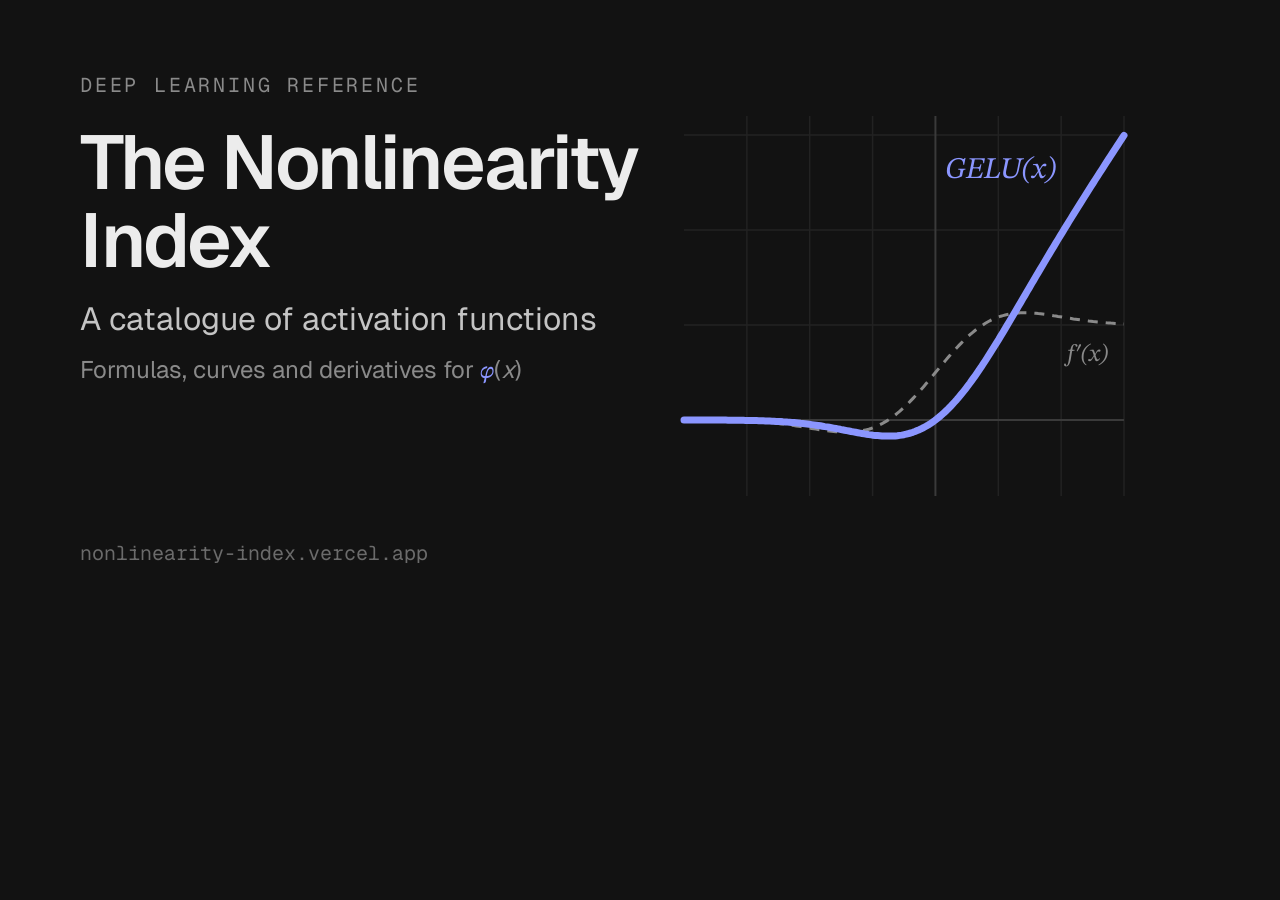
<file: NJRProjects/NonlinearityIndex/assets/og-image.html>
<!doctype html>
<!-- Source for public/og-image.png (1200×630 link-preview image). Regenerate with:
     "/Applications/Google Chrome.app/Contents/MacOS/Google Chrome" --headless=new --hide-scrollbars \
       --window-size=1200,630 --virtual-time-budget=5000 --screenshot=public/og-image.png assets/og-image.html -->
<html lang="en">
<head>
<meta charset="utf-8">
<link rel="stylesheet" href="https://fonts.googleapis.com/css2?family=Geist:wght@400;600&family=Geist+Mono:wght@400&family=STIX+Two+Text:ital@1&display=swap">
<style>
  html, body { margin: 0; width: 1200px; height: 630px; overflow: hidden; background: #121212; color: #ececec; font-family: Geist, sans-serif; }
  .wrap { position: relative; width: 1200px; height: 630px; box-sizing: border-box; padding: 72px 80px; }
  .eyebrow { font: 400 20px "Geist Mono", monospace; letter-spacing: .14em; text-transform: uppercase; color: #8a8a8a; }
  h1 { font-size: 76px; font-weight: 600; letter-spacing: -.03em; line-height: 1.02; margin: 26px 0 18px; max-width: 640px; }
  p { font-size: 32px; color: #c4c4c4; margin: 0; max-width: 560px; line-height: 1.35; }
  .sub2 { font-size: 24px; color: #8a8a8a; margin-top: 14px; }
  .phi { color: #8b96ff; font-family: "STIX Two Text", serif; font-style: italic; }
  .foot { position: absolute; left: 80px; bottom: 64px; font: 400 20px "Geist Mono", monospace; color: #6b6b6b; }
  svg { position: absolute; right: 56px; top: 96px; width: 480px; height: 420px; }
  .grid { stroke: #222; stroke-width: 1.5; }
  .axis { stroke: #3a3a3a; stroke-width: 2; }
  .curve { fill: none; stroke: #8b96ff; stroke-width: 7; stroke-linecap: round; stroke-linejoin: round; }
  .deriv { fill: none; stroke: #8a8a8a; stroke-width: 3; stroke-dasharray: 10 8; }
  .lbl { font: italic 30px "STIX Two Text", serif; fill: #8b96ff; }
  .lbl2 { font: italic 24px "STIX Two Text", serif; fill: #8a8a8a; }
</style>
</head>
<body>
<div class="wrap">
  <div class="eyebrow">Deep learning reference</div>
  <h1>The Nonlinearity Index</h1>
  <p>A catalogue of activation functions</p>
  <p class="sub2">Formulas, curves and derivatives for <span class="phi">φ</span>(<i>x</i>)</p>
  <div class="foot">nonlinearity-index.vercel.app</div>
  <svg viewBox="0 0 480 420" id="plot"></svg>
</div>
<script>
  // GELU(x) = x · Φ(x) and its derivative, drawn on x ∈ [−4, 3]
  const erf = x => { const s = Math.sign(x); x = Math.abs(x); const t = 1 / (1 + 0.3275911 * x);
    return s * (1 - (((((1.061405429 * t - 1.453152027) * t) + 1.421413741) * t - 0.284496736) * t + 0.254829592) * t * Math.exp(-x * x)); };
  const Phi = x => 0.5 * (1 + erf(x / Math.SQRT2)), phi = x => Math.exp(-x * x / 2) / Math.sqrt(2 * Math.PI);
  const f = x => x * Phi(x), df = x => Phi(x) + x * phi(x);
  const [x0, x1, y0, y1] = [-4, 3, -0.8, 3.2];
  const X = x => 20 + (x - x0) / (x1 - x0) * 440, Y = y => 400 - (y - y0) / (y1 - y0) * 380;
  const path = g => { let d = ""; for (let i = 0; i <= 200; i++) { const x = x0 + (x1 - x0) * i / 200; d += (i ? "L" : "M") + X(x).toFixed(1) + " " + Y(g(x)).toFixed(1); } return d; };
  let s = "";
  for (let x = -3; x <= 3; x++) if (x) s += `<line class="grid" x1="${X(x)}" x2="${X(x)}" y1="20" y2="400"/>`;
  for (let y = 1; y <= 3; y++) s += `<line class="grid" x1="20" x2="460" y1="${Y(y)}" y2="${Y(y)}"/>`;
  s += `<line class="axis" x1="20" x2="460" y1="${Y(0)}" y2="${Y(0)}"/><line class="axis" x1="${X(0)}" x2="${X(0)}" y1="20" y2="400"/>`;
  s += `<path class="deriv" d="${path(df)}"/><path class="curve" d="${path(f)}"/>`;
  s += `<text class="lbl" x="${X(0.15)}" y="${Y(2.55)}">GELU(x)</text><text class="lbl2" x="${X(2.1)}" y="${Y(0.62)}">f′(x)</text>`;
  document.getElementById("plot").innerHTML = s;
</script>
</body>
</html>
</file>
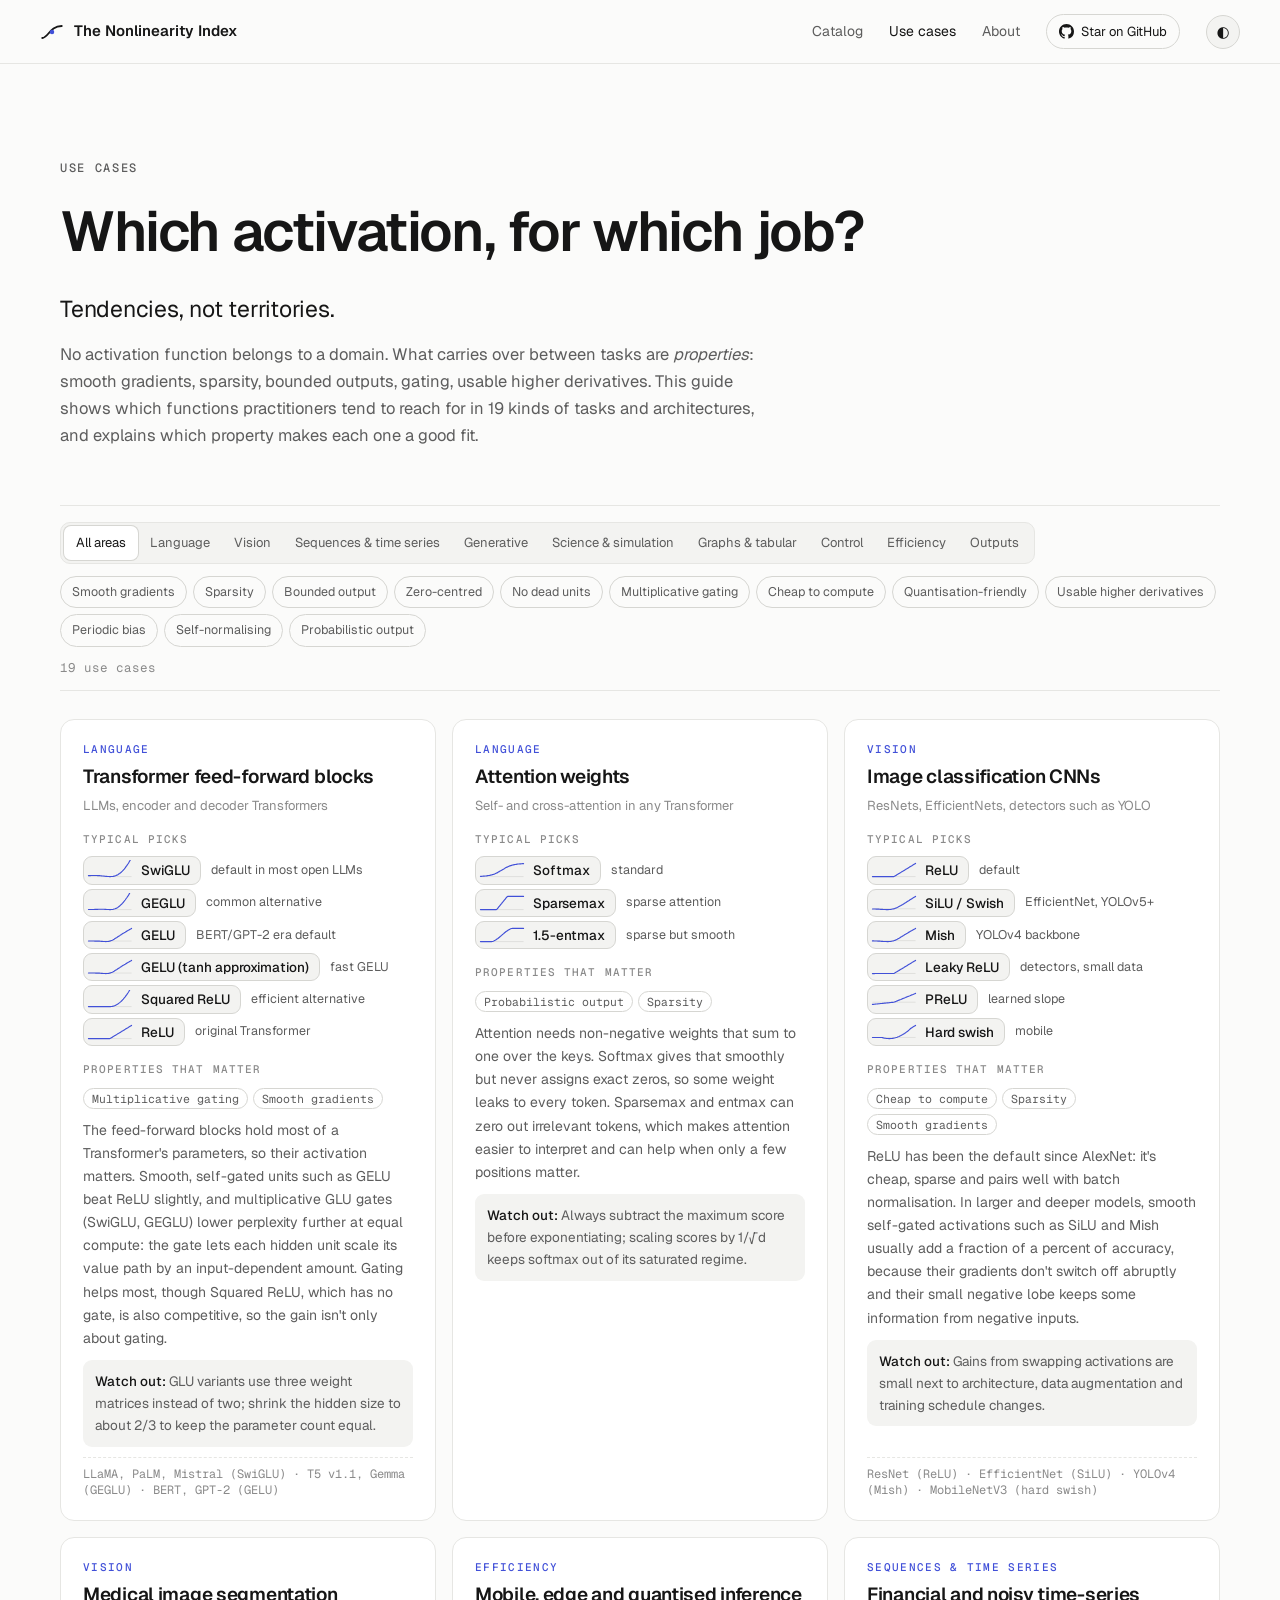
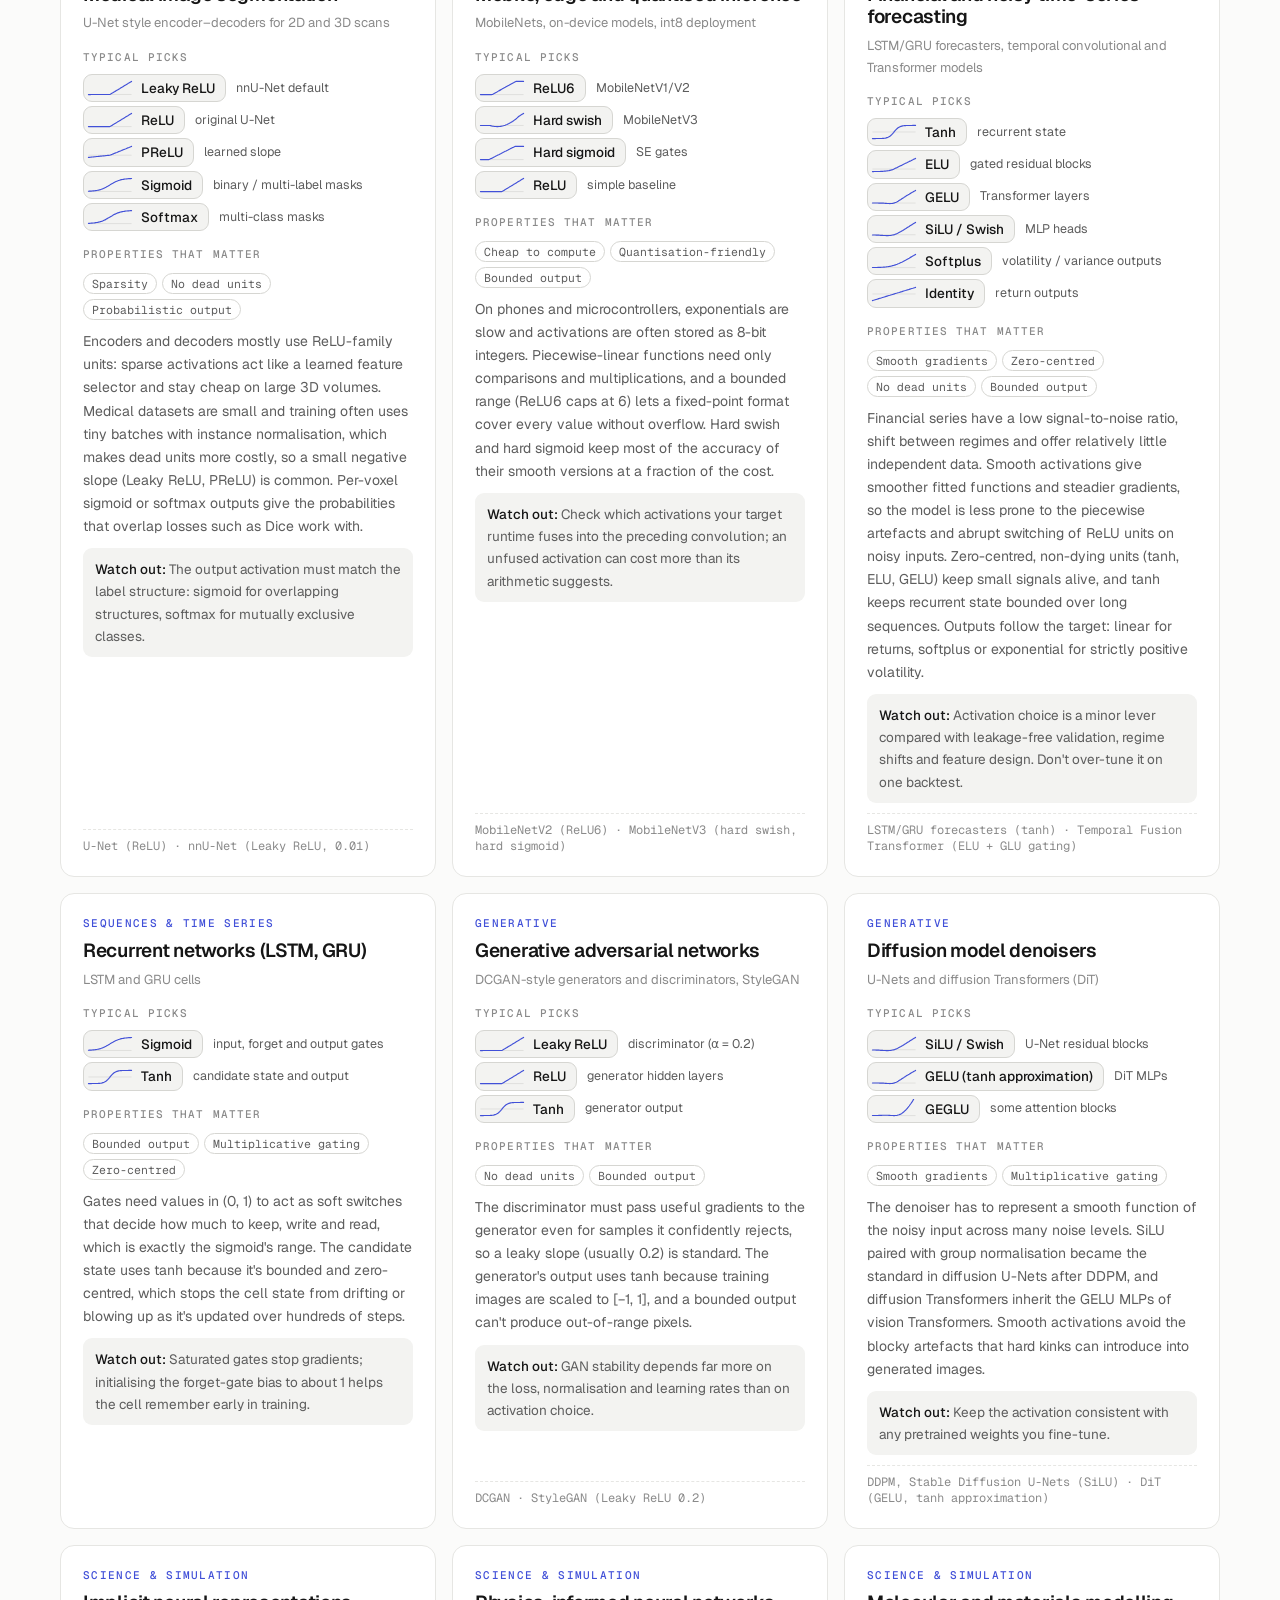
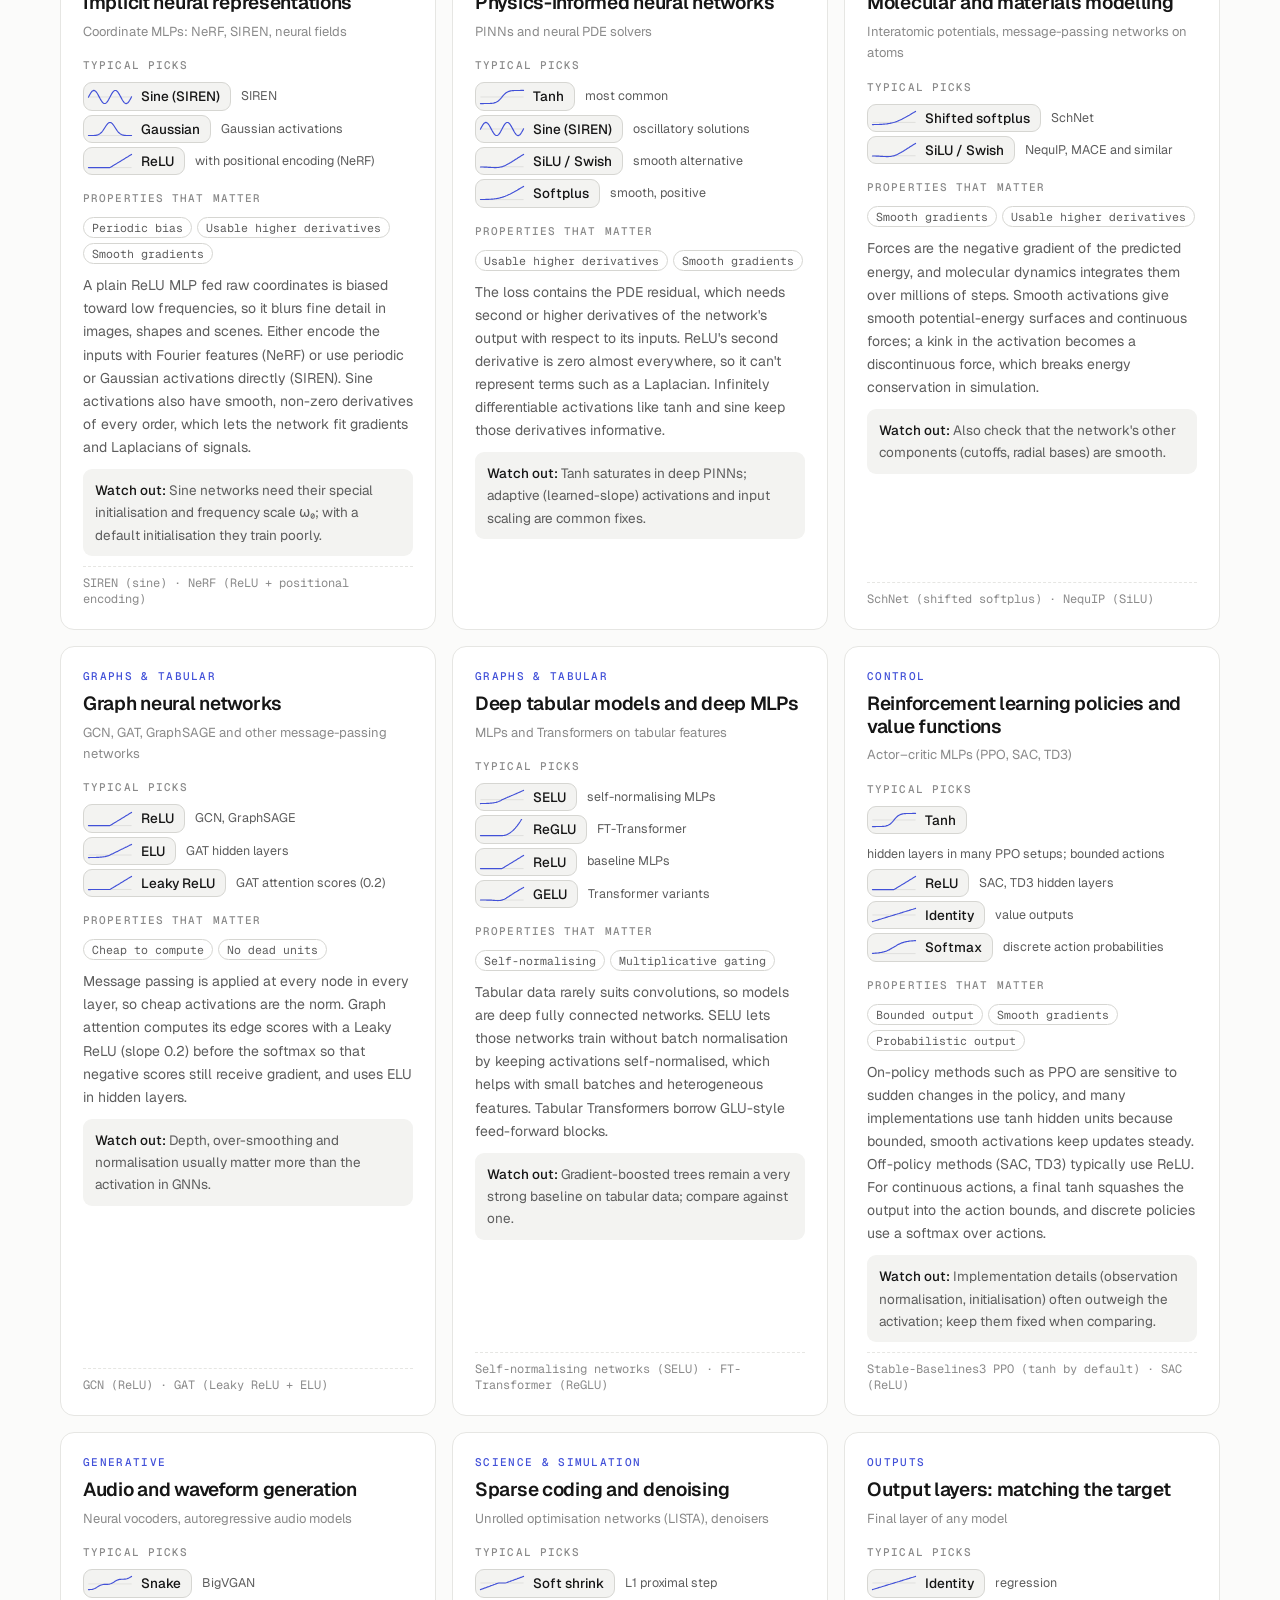
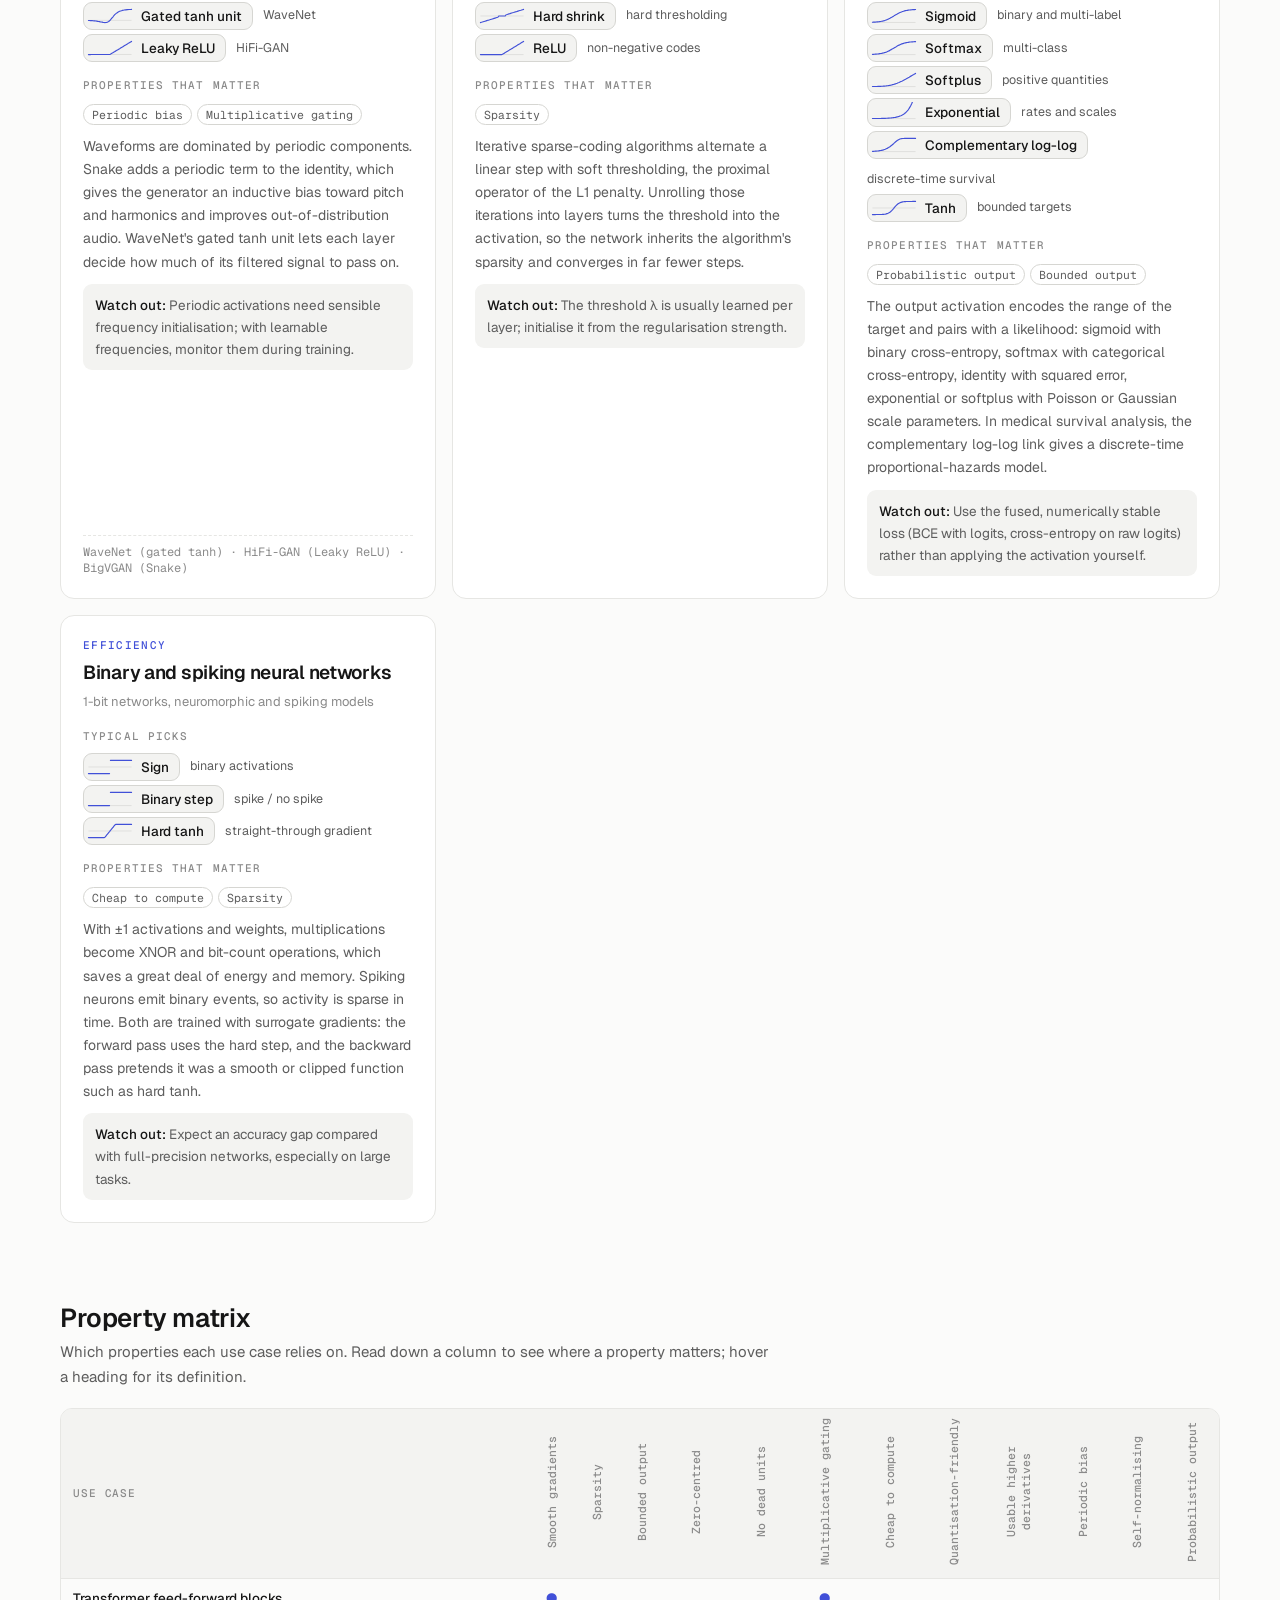
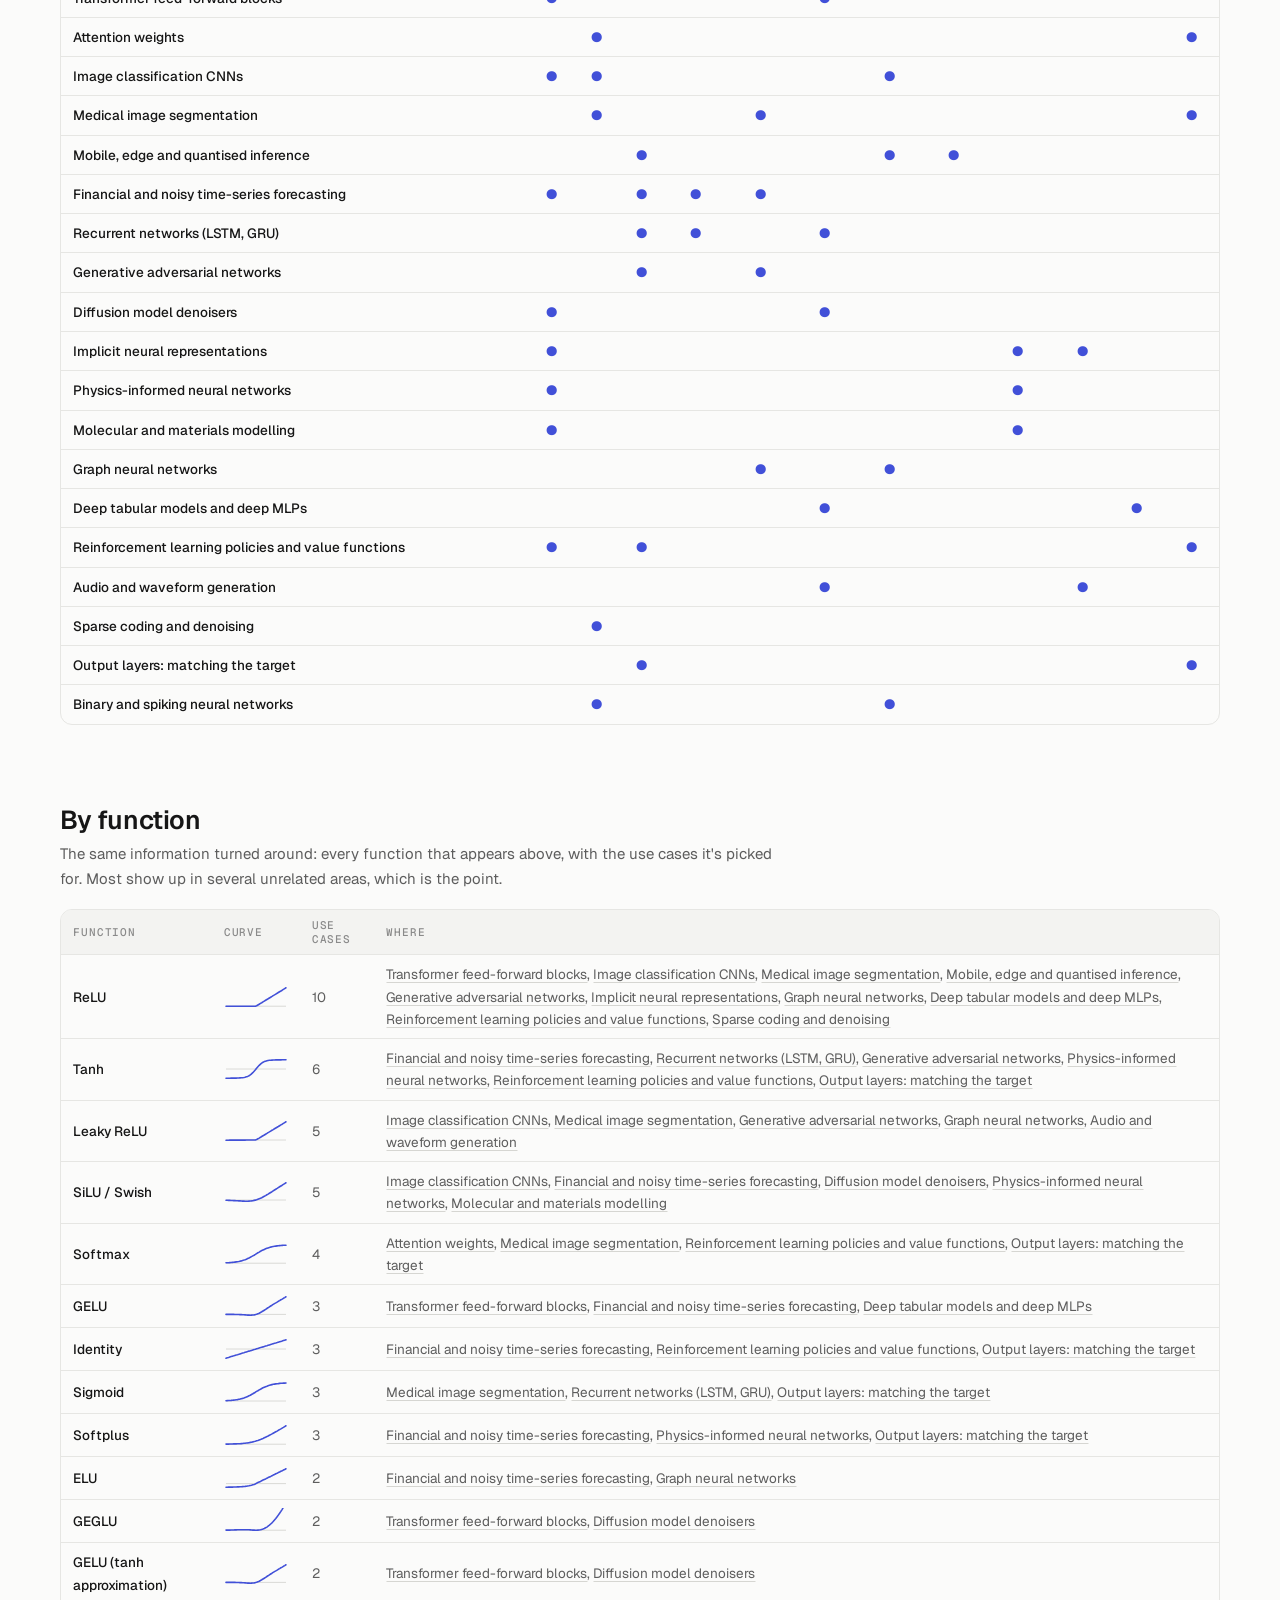
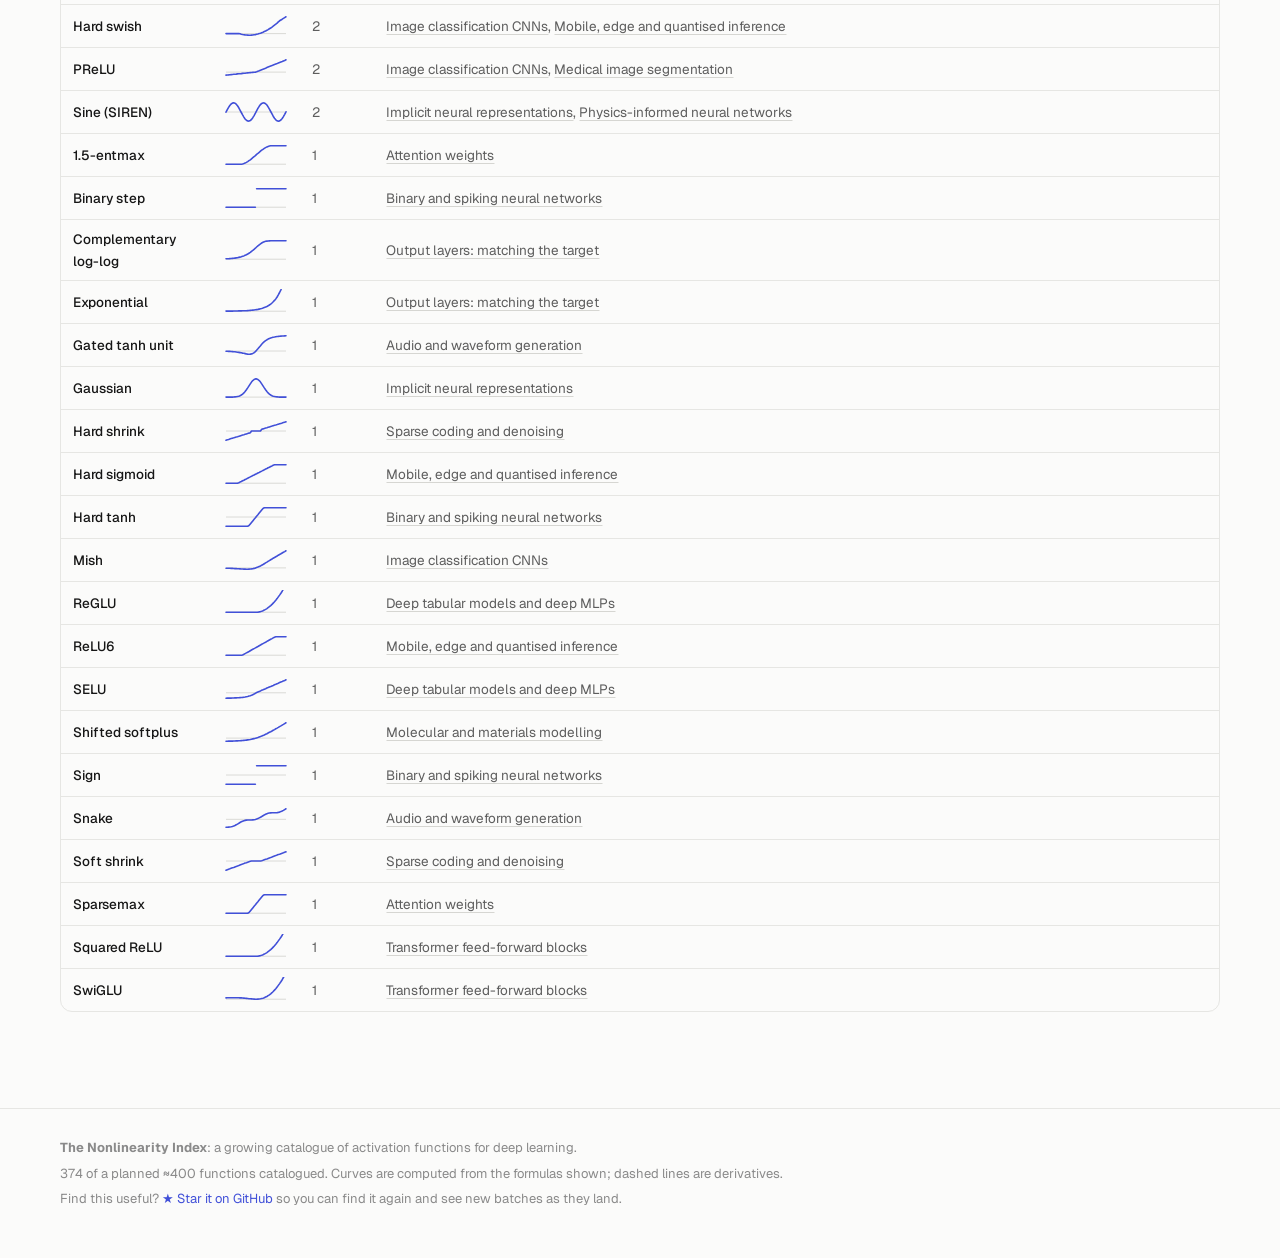
<file: NJRProjects/NonlinearityIndex/public/use-cases.html>
<!doctype html>
<html lang="en">
<head>
<meta charset="utf-8">
<meta name="viewport" content="width=device-width, initial-scale=1">
<title>Use cases · The Nonlinearity Index</title>
<meta name="description" content="Which activation functions are chosen for which tasks and architectures, and the properties that explain why.">
<meta property="og:title" content="Use cases · The Nonlinearity Index">
<meta property="og:description" content="Which activation functions are chosen for which tasks and architectures, and the properties that explain why.">
<meta property="og:type" content="website">
<meta property="og:url" content="https://nonlinearity-index.vercel.app/use-cases">
<meta property="og:site_name" content="The Nonlinearity Index">
<meta property="og:image" content="https://nonlinearity-index.vercel.app/og-image.png">
<meta property="og:image:width" content="1200">
<meta property="og:image:height" content="630">
<meta property="og:image:alt" content="The Nonlinearity Index: a catalogue of activation functions">
<meta name="twitter:card" content="summary_large_image">
<meta name="twitter:title" content="Use cases · The Nonlinearity Index">
<meta name="twitter:description" content="Which activation functions are chosen for which tasks and architectures, and the properties that explain why.">
<meta name="twitter:image" content="https://nonlinearity-index.vercel.app/og-image.png">
<link rel="icon" href="favicon.svg" type="image/svg+xml">
<link rel="preconnect" href="https://fonts.googleapis.com">
<link rel="preconnect" href="https://fonts.gstatic.com" crossorigin>
<link rel="stylesheet" href="https://fonts.googleapis.com/css2?family=Geist:wght@400;500;600;700&family=Geist+Mono:wght@400;500&family=STIX+Two+Text:ital@0;1&display=swap">
<link rel="stylesheet" href="styles.css">
<script>try{var t=localStorage.getItem("nli-theme");if(t)document.documentElement.dataset.theme=t}catch(e){}document.documentElement.classList.add("js")</script>
</head>
<body>
<header class="site">
  <a class="brand" href="index.html"><svg viewBox="0 0 32 32" aria-hidden="true"><path d="M3 24 C 11 24, 13 8, 29 8" fill="none" stroke="currentColor" stroke-width="2.4" stroke-linecap="round"/><circle cx="16" cy="16" r="3" fill="var(--acc)"/></svg><span>The Nonlinearity Index</span></a>
  <nav><a href="index.html">Catalog</a><a href="use-cases.html" aria-current="page">Use cases</a><a href="index.html#about">About</a><a class="gh" href="https://github.com/NJROzzy/ActivationFWorks" target="_blank" rel="noopener" title="Star the repo on GitHub"><svg viewBox="0 0 16 16" aria-hidden="true" fill="currentColor"><path d="M8 0C3.58 0 0 3.58 0 8c0 3.54 2.29 6.53 5.47 7.59.4.07.55-.17.55-.38 0-.19-.01-.82-.01-1.49-2.01.37-2.53-.49-2.69-.94-.09-.23-.48-.94-.82-1.13-.28-.15-.68-.52-.01-.53.63-.01 1.08.58 1.23.82.72 1.21 1.87.87 2.33.66.07-.52.28-.87.51-1.07-1.78-.2-3.64-.89-3.64-3.95 0-.87.31-1.59.82-2.15-.08-.2-.36-1.02.08-2.12 0 0 .67-.21 2.2.82.64-.18 1.32-.27 2-.27.68 0 1.36.09 2 .27 1.53-1.04 2.2-.82 2.2-.82.44 1.1.16 1.92.08 2.12.51.56.82 1.27.82 2.15 0 3.07-1.87 3.75-3.65 3.95.29.25.54.73.54 1.48 0 1.07-.01 1.93-.01 2.2 0 .21.15.46.55.38A8.013 8.013 0 0016 8c0-4.42-3.58-8-8-8z"/></svg><span>Star on GitHub</span></a><button class="theme" type="button" aria-label="Toggle light or dark theme">◐</button></nav>
</header>

<main>
<section class="hero">
  <p class="eyebrow">Use cases</p>
  <h1>Which activation, for which job?</h1>
  <div class="hero-copy">
    <p class="big">Tendencies, not territories.</p>
    <p>No activation function belongs to a domain. What carries over between tasks are <em>properties</em>: smooth gradients, sparsity, bounded outputs, gating, usable higher derivatives. This guide shows which functions practitioners tend to reach for in 19 kinds of tasks and architectures, and explains which property makes each one a good fit.</p>
  </div>
</section>

<section class="controls" aria-label="Filter use cases">
  <div class="row">
    <div class="seg wrap" role="group" aria-label="Area">
      <button data-area="all" aria-pressed="true">All areas</button><button data-area="Language" aria-pressed="false">Language</button><button data-area="Vision" aria-pressed="false">Vision</button><button data-area="Sequences &amp; time series" aria-pressed="false">Sequences &amp; time series</button><button data-area="Generative" aria-pressed="false">Generative</button><button data-area="Science &amp; simulation" aria-pressed="false">Science &amp; simulation</button><button data-area="Graphs &amp; tabular" aria-pressed="false">Graphs &amp; tabular</button><button data-area="Control" aria-pressed="false">Control</button><button data-area="Efficiency" aria-pressed="false">Efficiency</button><button data-area="Outputs" aria-pressed="false">Outputs</button>
    </div>
  </div>
  <div class="row">
    <div class="toggles" role="group" aria-label="Properties"><button data-prop="smooth" aria-pressed="false" title="Differentiable everywhere, with no kinks, so gradients change gradually.">Smooth gradients</button><button data-prop="sparse" aria-pressed="false" title="Outputs exact zeros for many inputs, so only some units are active.">Sparsity</button><button data-prop="bounded" aria-pressed="false" title="The output stays inside a fixed interval, however large the input.">Bounded output</button><button data-prop="zero-centred" aria-pressed="false" title="Outputs take both signs and average near zero.">Zero-centred</button><button data-prop="no-dead" aria-pressed="false" title="Negative inputs still get a gradient, so units can&#x27;t permanently switch off.">No dead units</button><button data-prop="gating" aria-pressed="false" title="One signal scales another, letting the network choose what passes.">Multiplicative gating</button><button data-prop="cheap" aria-pressed="false" title="No exponentials or divisions; piecewise-linear or polynomial.">Cheap to compute</button><button data-prop="quant" aria-pressed="false" title="Bounded and piecewise-linear, so it survives low-precision integer arithmetic.">Quantisation-friendly</button><button data-prop="higher-deriv" aria-pressed="false" title="Second and higher derivatives are non-zero and smooth.">Usable higher derivatives</button><button data-prop="periodic" aria-pressed="false" title="Oscillates, which helps represent repeating or high-frequency signals.">Periodic bias</button><button data-prop="self-norm" aria-pressed="false" title="Keeps activations near zero mean and unit variance without a normalisation layer.">Self-normalising</button><button data-prop="prob" aria-pressed="false" title="Outputs can be read directly as probabilities.">Probabilistic output</button></div>
    <p class="shown" id="shown">19 use cases</p>
  </div>
</section>

<div class="ucgrid" id="results">
<article class="uc" id="transformer-ffn" data-area="Language" data-props="gating smooth">
  <p class="area">Language</p>
  <h3><a href="#transformer-ffn">Transformer feed-forward blocks</a></h3>
  <p class="arch">LLMs, encoder and decoder Transformers</p>
  <h4>Typical picks</h4>
  <ul class="picks"><li><a class="fchip" href="index.html#swiglu"><svg class="spark" viewBox="0 0 64 26" aria-hidden="true"><line class="ax" x1="2" x2="62" y1="22.2" y2="22.2"/><path class="c" d="M2 20.9l1.3-.1l1.3 0l1.2-.1l1.3 0l1.3 0l1.3 0l1.2 0l1.3 0l1.3 0l1.3 .1l1.2 .1l1.3 0l1.3 .1l1.3 .1l1.2 .2l1.3 .1l1.3 .1l1.3 .2l1.3 .1l1.2 .1l1.3 .1l1.3 .1l1.3 .1l1.2 0l1.3-.1l1.3-.1l1.3-.2l1.2-.3l1.3-.3l1.3-.5l1.3-.6l1.3-.6l1.2-.8l1.3-.9l1.3-1l1.3-1.1l1.2-1.2l1.3-1.4l1.3-1.4l1.3-1.6l1.2-1.7l1.3-1.8l1.3-1.9l1.3-2l1.2-2.2l1.3-2.2l1.3-2.3"/></svg><span class="nm">SwiGLU</span></a><span class="role">default in most open LLMs</span></li><li><a class="fchip" href="index.html#geglu"><svg class="spark" viewBox="0 0 64 26" aria-hidden="true"><line class="ax" x1="2" x2="62" y1="22.2" y2="22.2"/><path class="c" d="M2 22.1l1.3 0l1.3 0l1.2 0l1.3-.1l1.3 0l1.3 0l1.2-.1l1.3 0l1.3-.1l1.3 0l1.2-.1l1.3 0l1.3 0l1.3 0l1.2 0l1.3 0l1.3 0l1.3 .1l1.3 .1l1.2 .1l1.3 .1l1.3 0l1.3 .1l1.2 0l1.3-.1l1.3-.1l1.3-.2l1.2-.4l1.3-.4l1.3-.5l1.3-.7l1.3-.7l1.2-.9l1.3-1l1.3-1.2l1.3-1.2l1.2-1.3l1.3-1.5l1.3-1.5l1.3-1.7l1.2-1.7l1.3-1.8l1.3-1.9l1.3-2.1l1.2-2.1l1.3-2.2l1.3-2.3"/></svg><span class="nm">GEGLU</span></a><span class="role">common alternative</span></li><li><a class="fchip" href="index.html#gelu"><svg class="spark" viewBox="0 0 64 26" aria-hidden="true"><line class="ax" x1="2" x2="62" y1="21.4" y2="21.4"/><path class="c" d="M2 21.4l1.3 0l1.3 0l1.2 0l1.3 0l1.3 0l1.3 0l1.2 .1l1.3 0l1.3 0l1.3 0l1.2 .1l1.3 0l1.3 .1l1.3 .1l1.2 .1l1.3 .1l1.3 .1l1.3 0l1.3 .1l1.2-.1l1.3-.1l1.3-.1l1.3-.3l1.2-.4l1.3-.5l1.3-.5l1.3-.7l1.2-.7l1.3-.8l1.3-.8l1.3-.8l1.3-.9l1.2-.8l1.3-.8l1.3-.9l1.3-.8l1.2-.8l1.3-.8l1.3-.7l1.3-.8l1.2-.8l1.3-.7l1.3-.8l1.3-.7l1.2-.8l1.3-.7l1.3-.8"/></svg><span class="nm">GELU</span></a><span class="role">BERT/GPT-2 era default</span></li><li><a class="fchip" href="index.html#gelu-tanh"><svg class="spark" viewBox="0 0 64 26" aria-hidden="true"><line class="ax" x1="2" x2="62" y1="21.4" y2="21.4"/><path class="c" d="M2 21.4l1.3 0l1.3 0l1.2 0l1.3 0l1.3 0l1.3 0l1.2 0l1.3 .1l1.3 0l1.3 0l1.2 .1l1.3 0l1.3 .1l1.3 .1l1.2 .1l1.3 .1l1.3 .1l1.3 0l1.3 .1l1.2-.1l1.3-.1l1.3-.1l1.3-.3l1.2-.4l1.3-.5l1.3-.5l1.3-.7l1.2-.7l1.3-.8l1.3-.8l1.3-.8l1.3-.9l1.2-.8l1.3-.8l1.3-.9l1.3-.8l1.2-.8l1.3-.8l1.3-.7l1.3-.8l1.2-.8l1.3-.7l1.3-.8l1.3-.7l1.2-.8l1.3-.7l1.3-.8"/></svg><span class="nm">GELU (tanh approximation)</span></a><span class="role">fast GELU</span></li><li><a class="fchip" href="index.html#squared-relu"><svg class="spark" viewBox="0 0 64 26" aria-hidden="true"><line class="ax" x1="2" x2="62" y1="22.2" y2="22.2"/><path class="c" d="M2 22.2l1.3 0l1.3 0l1.2 0l1.3 0l1.3 0l1.3 0l1.2 0l1.3 0l1.3 0l1.3 0l1.2 0l1.3 0l1.3 0l1.3 0l1.2 0l1.3 0l1.3 0l1.3 0l1.3 0l1.2 0l1.3 0l1.3 0l1.3 0l1.2 0l1.3-.1l1.3-.2l1.3-.3l1.2-.4l1.3-.5l1.3-.6l1.3-.7l1.3-.8l1.2-.9l1.3-1l1.3-1.1l1.3-1.2l1.2-1.3l1.3-1.4l1.3-1.5l1.3-1.6l1.2-1.7l1.3-1.8l1.3-1.9l1.3-2l1.2-2.1l1.3-2.1l1.3-2.3"/></svg><span class="nm">Squared ReLU</span></a><span class="role">efficient alternative</span></li><li><a class="fchip" href="index.html#relu"><svg class="spark" viewBox="0 0 64 26" aria-hidden="true"><line class="ax" x1="2" x2="62" y1="22.2" y2="22.2"/><path class="c" d="M2 22.2l1.3 0l1.3 0l1.2 0l1.3 0l1.3 0l1.3 0l1.2 0l1.3 0l1.3 0l1.3 0l1.2 0l1.3 0l1.3 0l1.3 0l1.2 0l1.3 0l1.3 0l1.3 0l1.3 0l1.2 0l1.3 0l1.3 0l1.3 0l1.2-.4l1.3-.8l1.3-.8l1.3-.8l1.2-.7l1.3-.8l1.3-.8l1.3-.8l1.3-.8l1.2-.7l1.3-.8l1.3-.8l1.3-.8l1.2-.8l1.3-.7l1.3-.8l1.3-.8l1.2-.8l1.3-.8l1.3-.7l1.3-.8l1.2-.8l1.3-.8l1.3-.8"/></svg><span class="nm">ReLU</span></a><span class="role">original Transformer</span></li></ul>
  <h4>Properties that matter</h4>
  <ul class="tags"><li title="One signal scales another, letting the network choose what passes.">Multiplicative gating</li><li title="Differentiable everywhere, with no kinks, so gradients change gradually.">Smooth gradients</li></ul>
  <p class="why">The feed-forward blocks hold most of a Transformer&#x27;s parameters, so their activation matters. Smooth, self-gated units such as GELU beat ReLU slightly, and multiplicative GLU gates (SwiGLU, GEGLU) lower perplexity further at equal compute: the gate lets each hidden unit scale its value path by an input-dependent amount. Gating helps most, though Squared ReLU, which has no gate, is also competitive, so the gain isn&#x27;t only about gating.</p>
  <p class="caveat"><strong>Watch out:</strong> GLU variants use three weight matrices instead of two; shrink the hidden size to about 2/3 to keep the parameter count equal.</p>
  <p class="ex">LLaMA, PaLM, Mistral (SwiGLU) · T5 v1.1, Gemma (GEGLU) · BERT, GPT-2 (GELU)</p>
</article>
<article class="uc" id="attention" data-area="Language" data-props="prob sparse">
  <p class="area">Language</p>
  <h3><a href="#attention">Attention weights</a></h3>
  <p class="arch">Self- and cross-attention in any Transformer</p>
  <h4>Typical picks</h4>
  <ul class="picks"><li><a class="fchip" href="index.html#softmax"><svg class="spark" viewBox="0 0 64 26" aria-hidden="true"><line class="ax" x1="2" x2="62" y1="22.2" y2="22.2"/><path class="c" d="M2 21.8l1.3 0l1.3-.1l1.2-.1l1.3-.1l1.3-.1l1.3-.1l1.2-.2l1.3-.2l1.3-.2l1.3-.2l1.2-.3l1.3-.3l1.3-.4l1.3-.4l1.2-.4l1.3-.5l1.3-.6l1.3-.6l1.3-.7l1.2-.7l1.3-.7l1.3-.7l1.3-.8l1.2-.8l1.3-.8l1.3-.7l1.3-.8l1.2-.7l1.3-.6l1.3-.6l1.3-.6l1.3-.5l1.2-.4l1.3-.4l1.3-.4l1.3-.3l1.2-.3l1.3-.2l1.3-.2l1.3-.2l1.2-.2l1.3-.1l1.3-.1l1.3-.1l1.2-.1l1.3-.1l1.3 0"/></svg><span class="nm">Softmax</span></a><span class="role">standard</span></li><li><a class="fchip" href="index.html#sparsemax"><svg class="spark" viewBox="0 0 64 26" aria-hidden="true"><line class="ax" x1="2" x2="62" y1="22.2" y2="22.2"/><path class="c" d="M2 22.2l1.3 0l1.3 0l1.2 0l1.3 0l1.3 0l1.3 0l1.2 0l1.3 0l1.3 0l1.3 0l1.2 0l1.3 0l1.3 0l1.3 0l1.2 0l1.3 0l1.3 0l1.3-.6l1.3-1.6l1.2-1.5l1.3-1.6l1.3-1.6l1.3-1.5l1.2-1.6l1.3-1.5l1.3-1.6l1.3-1.6l1.2-1.5l1.3-1.6l1.3-.6l1.3 0l1.3 0l1.2 0l1.3 0l1.3 0l1.3 0l1.2 0l1.3 0l1.3 0l1.3 0l1.2 0l1.3 0l1.3 0l1.3 0l1.2 0l1.3 0l1.3 0"/></svg><span class="nm">Sparsemax</span></a><span class="role">sparse attention</span></li><li><a class="fchip" href="index.html#entmax15"><svg class="spark" viewBox="0 0 64 26" aria-hidden="true"><line class="ax" x1="2" x2="62" y1="22.2" y2="22.2"/><path class="c" d="M2 22.2l1.3 0l1.3 0l1.2 0l1.3 0l1.3 0l1.3 0l1.2 0l1.3 0l1.3 0l1.3 0l1.2 0l1.3 0l1.3-.2l1.3-.4l1.2-.5l1.3-.7l1.3-.8l1.3-.9l1.3-.9l1.2-1l1.3-1.1l1.3-1.1l1.3-1l1.2-1.2l1.3-1l1.3-1.1l1.3-1.1l1.2-1l1.3-.9l1.3-.9l1.3-.8l1.3-.7l1.2-.5l1.3-.4l1.3-.2l1.3 0l1.2 0l1.3 0l1.3 0l1.3 0l1.2 0l1.3 0l1.3 0l1.3 0l1.2 0l1.3 0l1.3 0"/></svg><span class="nm">1.5-entmax</span></a><span class="role">sparse but smooth</span></li></ul>
  <h4>Properties that matter</h4>
  <ul class="tags"><li title="Outputs can be read directly as probabilities.">Probabilistic output</li><li title="Outputs exact zeros for many inputs, so only some units are active.">Sparsity</li></ul>
  <p class="why">Attention needs non-negative weights that sum to one over the keys. Softmax gives that smoothly but never assigns exact zeros, so some weight leaks to every token. Sparsemax and entmax can zero out irrelevant tokens, which makes attention easier to interpret and can help when only a few positions matter.</p>
  <p class="caveat"><strong>Watch out:</strong> Always subtract the maximum score before exponentiating; scaling scores by 1/√d keeps softmax out of its saturated regime.</p>
  
</article>
<article class="uc" id="cnn-classification" data-area="Vision" data-props="cheap sparse smooth">
  <p class="area">Vision</p>
  <h3><a href="#cnn-classification">Image classification CNNs</a></h3>
  <p class="arch">ResNets, EfficientNets, detectors such as YOLO</p>
  <h4>Typical picks</h4>
  <ul class="picks"><li><a class="fchip" href="index.html#relu"><svg class="spark" viewBox="0 0 64 26" aria-hidden="true"><line class="ax" x1="2" x2="62" y1="22.2" y2="22.2"/><path class="c" d="M2 22.2l1.3 0l1.3 0l1.2 0l1.3 0l1.3 0l1.3 0l1.2 0l1.3 0l1.3 0l1.3 0l1.2 0l1.3 0l1.3 0l1.3 0l1.2 0l1.3 0l1.3 0l1.3 0l1.3 0l1.2 0l1.3 0l1.3 0l1.3 0l1.2-.4l1.3-.8l1.3-.8l1.3-.8l1.2-.7l1.3-.8l1.3-.8l1.3-.8l1.3-.8l1.2-.7l1.3-.8l1.3-.8l1.3-.8l1.2-.8l1.3-.7l1.3-.8l1.3-.8l1.2-.8l1.3-.8l1.3-.7l1.3-.8l1.2-.8l1.3-.8l1.3-.8"/></svg><span class="nm">ReLU</span></a><span class="role">default</span></li><li><a class="fchip" href="index.html#silu"><svg class="spark" viewBox="0 0 64 26" aria-hidden="true"><line class="ax" x1="2" x2="62" y1="21.0" y2="21.0"/><path class="c" d="M2 21.3l1.3 0l1.3 .1l1.2 0l1.3 .1l1.3 0l1.3 .1l1.2 0l1.3 .1l1.3 .1l1.3 .1l1.2 0l1.3 .1l1.3 .1l1.3 0l1.2 .1l1.3 0l1.3 0l1.3-.1l1.3-.1l1.2-.1l1.3-.2l1.3-.3l1.3-.3l1.2-.3l1.3-.5l1.3-.5l1.3-.5l1.2-.6l1.3-.7l1.3-.7l1.3-.7l1.3-.8l1.2-.7l1.3-.8l1.3-.8l1.3-.8l1.2-.8l1.3-.9l1.3-.8l1.3-.8l1.2-.8l1.3-.8l1.3-.8l1.3-.8l1.2-.8l1.3-.8l1.3-.8"/></svg><span class="nm">SiLU / Swish</span></a><span class="role">EfficientNet, YOLOv5+</span></li><li><a class="fchip" href="index.html#mish"><svg class="spark" viewBox="0 0 64 26" aria-hidden="true"><line class="ax" x1="2" x2="62" y1="20.9" y2="20.9"/><path class="c" d="M2 21.2l1.3 0l1.3 .1l1.2 0l1.3 .1l1.3 0l1.3 .1l1.2 .1l1.3 0l1.3 .1l1.3 .1l1.2 .1l1.3 .1l1.3 0l1.3 .1l1.2 0l1.3 .1l1.3 0l1.3-.1l1.3-.1l1.2-.1l1.3-.2l1.3-.3l1.3-.3l1.2-.5l1.3-.5l1.3-.6l1.3-.6l1.2-.7l1.3-.7l1.3-.8l1.3-.8l1.3-.8l1.2-.8l1.3-.7l1.3-.8l1.3-.8l1.2-.8l1.3-.7l1.3-.8l1.3-.7l1.2-.8l1.3-.7l1.3-.7l1.3-.8l1.2-.7l1.3-.7l1.3-.8"/></svg><span class="nm">Mish</span></a><span class="role">YOLOv4 backbone</span></li><li><a class="fchip" href="index.html#leaky-relu"><svg class="spark" viewBox="0 0 64 26" aria-hidden="true"><line class="ax" x1="2" x2="62" y1="22.0" y2="22.0"/><path class="c" d="M2 22.2l1.3 0l1.3 0l1.2-.1l1.3 0l1.3 0l1.3 0l1.2 0l1.3 0l1.3 0l1.3 0l1.2 0l1.3 0l1.3 0l1.3 0l1.2 0l1.3-.1l1.3 0l1.3 0l1.3 0l1.2 0l1.3 0l1.3 0l1.3 0l1.2-.4l1.3-.8l1.3-.7l1.3-.8l1.2-.8l1.3-.8l1.3-.7l1.3-.8l1.3-.8l1.2-.8l1.3-.7l1.3-.8l1.3-.8l1.2-.7l1.3-.8l1.3-.8l1.3-.8l1.2-.7l1.3-.8l1.3-.8l1.3-.7l1.2-.8l1.3-.8l1.3-.8"/></svg><span class="nm">Leaky ReLU</span></a><span class="role">detectors, small data</span></li><li><a class="fchip" href="index.html#prelu"><svg class="spark" viewBox="0 0 64 26" aria-hidden="true"><line class="ax" x1="2" x2="62" y1="16.1" y2="16.1"/><path class="c" d="M2 19.1l1.3-.1l1.3-.1l1.2-.2l1.3-.1l1.3-.1l1.3-.2l1.2-.1l1.3-.1l1.3-.2l1.3-.1l1.2-.1l1.3-.1l1.3-.2l1.3-.1l1.2-.1l1.3-.2l1.3-.1l1.3-.1l1.3-.2l1.2-.1l1.3-.1l1.3-.1l1.3-.2l1.2-.3l1.3-.5l1.3-.5l1.3-.6l1.2-.5l1.3-.5l1.3-.5l1.3-.5l1.3-.6l1.2-.5l1.3-.5l1.3-.5l1.3-.5l1.2-.6l1.3-.5l1.3-.5l1.3-.5l1.2-.5l1.3-.6l1.3-.5l1.3-.5l1.2-.5l1.3-.5l1.3-.6"/></svg><span class="nm">PReLU</span></a><span class="role">learned slope</span></li><li><a class="fchip" href="index.html#hard-swish"><svg class="spark" viewBox="0 0 64 26" aria-hidden="true"><line class="ax" x1="2" x2="62" y1="20.6" y2="20.6"/><path class="c" d="M2 20.6l1.3 0l1.3 0l1.2 0l1.3 0l1.3 0l1.3 0l1.2 0l1.3 0l1.3 0l1.3 0l1.2 .2l1.3 .4l1.3 .3l1.3 .2l1.2 .2l1.3 .1l1.3 .1l1.3 .1l1.3 0l1.2-.1l1.3-.1l1.3-.2l1.3-.2l1.2-.3l1.3-.3l1.3-.4l1.3-.4l1.2-.5l1.3-.5l1.3-.6l1.3-.6l1.3-.7l1.2-.7l1.3-.8l1.3-.8l1.3-.9l1.2-.9l1.3-1l1.3-1l1.3-1.1l1.2-1.2l1.3-1.1l1.3-.8l1.3-.8l1.2-.8l1.3-.8l1.3-.8"/></svg><span class="nm">Hard swish</span></a><span class="role">mobile</span></li></ul>
  <h4>Properties that matter</h4>
  <ul class="tags"><li title="No exponentials or divisions; piecewise-linear or polynomial.">Cheap to compute</li><li title="Outputs exact zeros for many inputs, so only some units are active.">Sparsity</li><li title="Differentiable everywhere, with no kinks, so gradients change gradually.">Smooth gradients</li></ul>
  <p class="why">ReLU has been the default since AlexNet: it&#x27;s cheap, sparse and pairs well with batch normalisation. In larger and deeper models, smooth self-gated activations such as SiLU and Mish usually add a fraction of a percent of accuracy, because their gradients don&#x27;t switch off abruptly and their small negative lobe keeps some information from negative inputs.</p>
  <p class="caveat"><strong>Watch out:</strong> Gains from swapping activations are small next to architecture, data augmentation and training schedule changes.</p>
  <p class="ex">ResNet (ReLU) · EfficientNet (SiLU) · YOLOv4 (Mish) · MobileNetV3 (hard swish)</p>
</article>
<article class="uc" id="medical-segmentation" data-area="Vision" data-props="sparse no-dead prob">
  <p class="area">Vision</p>
  <h3><a href="#medical-segmentation">Medical image segmentation</a></h3>
  <p class="arch">U-Net style encoder–decoders for 2D and 3D scans</p>
  <h4>Typical picks</h4>
  <ul class="picks"><li><a class="fchip" href="index.html#leaky-relu"><svg class="spark" viewBox="0 0 64 26" aria-hidden="true"><line class="ax" x1="2" x2="62" y1="22.0" y2="22.0"/><path class="c" d="M2 22.2l1.3 0l1.3 0l1.2-.1l1.3 0l1.3 0l1.3 0l1.2 0l1.3 0l1.3 0l1.3 0l1.2 0l1.3 0l1.3 0l1.3 0l1.2 0l1.3-.1l1.3 0l1.3 0l1.3 0l1.2 0l1.3 0l1.3 0l1.3 0l1.2-.4l1.3-.8l1.3-.7l1.3-.8l1.2-.8l1.3-.8l1.3-.7l1.3-.8l1.3-.8l1.2-.8l1.3-.7l1.3-.8l1.3-.8l1.2-.7l1.3-.8l1.3-.8l1.3-.8l1.2-.7l1.3-.8l1.3-.8l1.3-.7l1.2-.8l1.3-.8l1.3-.8"/></svg><span class="nm">Leaky ReLU</span></a><span class="role">nnU-Net default</span></li><li><a class="fchip" href="index.html#relu"><svg class="spark" viewBox="0 0 64 26" aria-hidden="true"><line class="ax" x1="2" x2="62" y1="22.2" y2="22.2"/><path class="c" d="M2 22.2l1.3 0l1.3 0l1.2 0l1.3 0l1.3 0l1.3 0l1.2 0l1.3 0l1.3 0l1.3 0l1.2 0l1.3 0l1.3 0l1.3 0l1.2 0l1.3 0l1.3 0l1.3 0l1.3 0l1.2 0l1.3 0l1.3 0l1.3 0l1.2-.4l1.3-.8l1.3-.8l1.3-.8l1.2-.7l1.3-.8l1.3-.8l1.3-.8l1.3-.8l1.2-.7l1.3-.8l1.3-.8l1.3-.8l1.2-.8l1.3-.7l1.3-.8l1.3-.8l1.2-.8l1.3-.8l1.3-.7l1.3-.8l1.2-.8l1.3-.8l1.3-.8"/></svg><span class="nm">ReLU</span></a><span class="role">original U-Net</span></li><li><a class="fchip" href="index.html#prelu"><svg class="spark" viewBox="0 0 64 26" aria-hidden="true"><line class="ax" x1="2" x2="62" y1="16.1" y2="16.1"/><path class="c" d="M2 19.1l1.3-.1l1.3-.1l1.2-.2l1.3-.1l1.3-.1l1.3-.2l1.2-.1l1.3-.1l1.3-.2l1.3-.1l1.2-.1l1.3-.1l1.3-.2l1.3-.1l1.2-.1l1.3-.2l1.3-.1l1.3-.1l1.3-.2l1.2-.1l1.3-.1l1.3-.1l1.3-.2l1.2-.3l1.3-.5l1.3-.5l1.3-.6l1.2-.5l1.3-.5l1.3-.5l1.3-.5l1.3-.6l1.2-.5l1.3-.5l1.3-.5l1.3-.5l1.2-.6l1.3-.5l1.3-.5l1.3-.5l1.2-.5l1.3-.6l1.3-.5l1.3-.5l1.2-.5l1.3-.5l1.3-.6"/></svg><span class="nm">PReLU</span></a><span class="role">learned slope</span></li><li><a class="fchip" href="index.html#sigmoid"><svg class="spark" viewBox="0 0 64 26" aria-hidden="true"><line class="ax" x1="2" x2="62" y1="22.0" y2="22.0"/><path class="c" d="M2 21.7l1.3-.1l1.3-.1l1.2 0l1.3-.1l1.3-.2l1.3-.1l1.2-.1l1.3-.2l1.3-.2l1.3-.3l1.2-.2l1.3-.4l1.3-.3l1.3-.4l1.2-.5l1.3-.5l1.3-.6l1.3-.6l1.3-.6l1.2-.7l1.3-.7l1.3-.8l1.3-.8l1.2-.8l1.3-.7l1.3-.8l1.3-.7l1.2-.7l1.3-.7l1.3-.6l1.3-.5l1.3-.5l1.2-.5l1.3-.4l1.3-.4l1.3-.3l1.2-.3l1.3-.2l1.3-.2l1.3-.2l1.2-.1l1.3-.2l1.3-.1l1.3-.1l1.2-.1l1.3 0l1.3-.1"/></svg><span class="nm">Sigmoid</span></a><span class="role">binary / multi-label masks</span></li><li><a class="fchip" href="index.html#softmax"><svg class="spark" viewBox="0 0 64 26" aria-hidden="true"><line class="ax" x1="2" x2="62" y1="22.2" y2="22.2"/><path class="c" d="M2 21.8l1.3 0l1.3-.1l1.2-.1l1.3-.1l1.3-.1l1.3-.1l1.2-.2l1.3-.2l1.3-.2l1.3-.2l1.2-.3l1.3-.3l1.3-.4l1.3-.4l1.2-.4l1.3-.5l1.3-.6l1.3-.6l1.3-.7l1.2-.7l1.3-.7l1.3-.7l1.3-.8l1.2-.8l1.3-.8l1.3-.7l1.3-.8l1.2-.7l1.3-.6l1.3-.6l1.3-.6l1.3-.5l1.2-.4l1.3-.4l1.3-.4l1.3-.3l1.2-.3l1.3-.2l1.3-.2l1.3-.2l1.2-.2l1.3-.1l1.3-.1l1.3-.1l1.2-.1l1.3-.1l1.3 0"/></svg><span class="nm">Softmax</span></a><span class="role">multi-class masks</span></li></ul>
  <h4>Properties that matter</h4>
  <ul class="tags"><li title="Outputs exact zeros for many inputs, so only some units are active.">Sparsity</li><li title="Negative inputs still get a gradient, so units can&#x27;t permanently switch off.">No dead units</li><li title="Outputs can be read directly as probabilities.">Probabilistic output</li></ul>
  <p class="why">Encoders and decoders mostly use ReLU-family units: sparse activations act like a learned feature selector and stay cheap on large 3D volumes. Medical datasets are small and training often uses tiny batches with instance normalisation, which makes dead units more costly, so a small negative slope (Leaky ReLU, PReLU) is common. Per-voxel sigmoid or softmax outputs give the probabilities that overlap losses such as Dice work with.</p>
  <p class="caveat"><strong>Watch out:</strong> The output activation must match the label structure: sigmoid for overlapping structures, softmax for mutually exclusive classes.</p>
  <p class="ex">U-Net (ReLU) · nnU-Net (Leaky ReLU, 0.01)</p>
</article>
<article class="uc" id="edge" data-area="Efficiency" data-props="cheap quant bounded">
  <p class="area">Efficiency</p>
  <h3><a href="#edge">Mobile, edge and quantised inference</a></h3>
  <p class="arch">MobileNets, on-device models, int8 deployment</p>
  <h4>Typical picks</h4>
  <ul class="picks"><li><a class="fchip" href="index.html#relu6"><svg class="spark" viewBox="0 0 64 26" aria-hidden="true"><line class="ax" x1="2" x2="62" y1="22.2" y2="22.2"/><path class="c" d="M2 22.2l1.3 0l1.3 0l1.2 0l1.3 0l1.3 0l1.3 0l1.2 0l1.3 0l1.3 0l1.3 0l1.2 0l1.3 0l1.3-.2l1.3-.7l1.2-.7l1.3-.7l1.3-.7l1.3-.7l1.3-.8l1.2-.7l1.3-.7l1.3-.7l1.3-.7l1.2-.7l1.3-.7l1.3-.8l1.3-.7l1.2-.7l1.3-.7l1.3-.7l1.3-.7l1.3-.8l1.2-.7l1.3-.7l1.3-.7l1.3-.7l1.2-.7l1.3-.7l1.3-.4l1.3 0l1.2 0l1.3 0l1.3 0l1.3 0l1.2 0l1.3 0l1.3 0"/></svg><span class="nm">ReLU6</span></a><span class="role">MobileNetV1/V2</span></li><li><a class="fchip" href="index.html#hard-swish"><svg class="spark" viewBox="0 0 64 26" aria-hidden="true"><line class="ax" x1="2" x2="62" y1="20.6" y2="20.6"/><path class="c" d="M2 20.6l1.3 0l1.3 0l1.2 0l1.3 0l1.3 0l1.3 0l1.2 0l1.3 0l1.3 0l1.3 0l1.2 .2l1.3 .4l1.3 .3l1.3 .2l1.2 .2l1.3 .1l1.3 .1l1.3 .1l1.3 0l1.2-.1l1.3-.1l1.3-.2l1.3-.2l1.2-.3l1.3-.3l1.3-.4l1.3-.4l1.2-.5l1.3-.5l1.3-.6l1.3-.6l1.3-.7l1.2-.7l1.3-.8l1.3-.8l1.3-.9l1.2-.9l1.3-1l1.3-1l1.3-1.1l1.2-1.2l1.3-1.1l1.3-.8l1.3-.8l1.2-.8l1.3-.8l1.3-.8"/></svg><span class="nm">Hard swish</span></a><span class="role">MobileNetV3</span></li><li><a class="fchip" href="index.html#hard-sigmoid"><svg class="spark" viewBox="0 0 64 26" aria-hidden="true"><line class="ax" x1="2" x2="62" y1="22.2" y2="22.2"/><path class="c" d="M2 22.2l1.3 0l1.3 0l1.2 0l1.3 0l1.3 0l1.3 0l1.2 0l1.3 0l1.3 0l1.3-.4l1.2-.7l1.3-.6l1.3-.7l1.3-.6l1.2-.7l1.3-.6l1.3-.7l1.3-.6l1.3-.7l1.2-.6l1.3-.7l1.3-.6l1.3-.7l1.2-.6l1.3-.7l1.3-.6l1.3-.7l1.2-.6l1.3-.7l1.3-.6l1.3-.7l1.3-.6l1.2-.7l1.3-.6l1.3-.7l1.3-.6l1.2-.7l1.3-.4l1.3 0l1.3 0l1.2 0l1.3 0l1.3 0l1.3 0l1.2 0l1.3 0l1.3 0"/></svg><span class="nm">Hard sigmoid</span></a><span class="role">SE gates</span></li><li><a class="fchip" href="index.html#relu"><svg class="spark" viewBox="0 0 64 26" aria-hidden="true"><line class="ax" x1="2" x2="62" y1="22.2" y2="22.2"/><path class="c" d="M2 22.2l1.3 0l1.3 0l1.2 0l1.3 0l1.3 0l1.3 0l1.2 0l1.3 0l1.3 0l1.3 0l1.2 0l1.3 0l1.3 0l1.3 0l1.2 0l1.3 0l1.3 0l1.3 0l1.3 0l1.2 0l1.3 0l1.3 0l1.3 0l1.2-.4l1.3-.8l1.3-.8l1.3-.8l1.2-.7l1.3-.8l1.3-.8l1.3-.8l1.3-.8l1.2-.7l1.3-.8l1.3-.8l1.3-.8l1.2-.8l1.3-.7l1.3-.8l1.3-.8l1.2-.8l1.3-.8l1.3-.7l1.3-.8l1.2-.8l1.3-.8l1.3-.8"/></svg><span class="nm">ReLU</span></a><span class="role">simple baseline</span></li></ul>
  <h4>Properties that matter</h4>
  <ul class="tags"><li title="No exponentials or divisions; piecewise-linear or polynomial.">Cheap to compute</li><li title="Bounded and piecewise-linear, so it survives low-precision integer arithmetic.">Quantisation-friendly</li><li title="The output stays inside a fixed interval, however large the input.">Bounded output</li></ul>
  <p class="why">On phones and microcontrollers, exponentials are slow and activations are often stored as 8-bit integers. Piecewise-linear functions need only comparisons and multiplications, and a bounded range (ReLU6 caps at 6) lets a fixed-point format cover every value without overflow. Hard swish and hard sigmoid keep most of the accuracy of their smooth versions at a fraction of the cost.</p>
  <p class="caveat"><strong>Watch out:</strong> Check which activations your target runtime fuses into the preceding convolution; an unfused activation can cost more than its arithmetic suggests.</p>
  <p class="ex">MobileNetV2 (ReLU6) · MobileNetV3 (hard swish, hard sigmoid)</p>
</article>
<article class="uc" id="financial-time-series" data-area="Sequences &amp; time series" data-props="smooth zero-centred no-dead bounded">
  <p class="area">Sequences &amp; time series</p>
  <h3><a href="#financial-time-series">Financial and noisy time-series forecasting</a></h3>
  <p class="arch">LSTM/GRU forecasters, temporal convolutional and Transformer models</p>
  <h4>Typical picks</h4>
  <ul class="picks"><li><a class="fchip" href="index.html#tanh"><svg class="spark" viewBox="0 0 64 26" aria-hidden="true"><line class="ax" x1="2" x2="62" y1="13.0" y2="13.0"/><path class="c" d="M2 22.2l1.3 0l1.3 0l1.2 0l1.3-.1l1.3 0l1.3 0l1.2 0l1.3 0l1.3-.1l1.3 0l1.2-.1l1.3-.1l1.3-.1l1.3-.2l1.2-.3l1.3-.4l1.3-.4l1.3-.7l1.3-.8l1.2-1l1.3-1.2l1.3-1.4l1.3-1.5l1.2-1.6l1.3-1.5l1.3-1.4l1.3-1.2l1.2-1l1.3-.8l1.3-.7l1.3-.4l1.3-.4l1.2-.3l1.3-.2l1.3-.1l1.3-.1l1.2-.1l1.3 0l1.3-.1l1.3 0l1.2 0l1.3 0l1.3 0l1.3-.1l1.2 0l1.3 0l1.3 0"/></svg><span class="nm">Tanh</span></a><span class="role">recurrent state</span></li><li><a class="fchip" href="index.html#elu"><svg class="spark" viewBox="0 0 64 26" aria-hidden="true"><line class="ax" x1="2" x2="62" y1="18.6" y2="18.6"/><path class="c" d="M2 22.2l1.3 0l1.3-.1l1.2 0l1.3 0l1.3 0l1.3-.1l1.2 0l1.3 0l1.3-.1l1.3 0l1.2-.1l1.3-.1l1.3-.1l1.3-.1l1.2-.1l1.3-.2l1.3-.2l1.3-.2l1.3-.3l1.2-.3l1.3-.4l1.3-.4l1.3-.5l1.2-.7l1.3-.6l1.3-.6l1.3-.6l1.2-.7l1.3-.6l1.3-.6l1.3-.6l1.3-.7l1.2-.6l1.3-.6l1.3-.6l1.3-.7l1.2-.6l1.3-.6l1.3-.7l1.3-.6l1.2-.6l1.3-.6l1.3-.7l1.3-.6l1.2-.6l1.3-.6l1.3-.7"/></svg><span class="nm">ELU</span></a><span class="role">gated residual blocks</span></li><li><a class="fchip" href="index.html#gelu"><svg class="spark" viewBox="0 0 64 26" aria-hidden="true"><line class="ax" x1="2" x2="62" y1="21.4" y2="21.4"/><path class="c" d="M2 21.4l1.3 0l1.3 0l1.2 0l1.3 0l1.3 0l1.3 0l1.2 .1l1.3 0l1.3 0l1.3 0l1.2 .1l1.3 0l1.3 .1l1.3 .1l1.2 .1l1.3 .1l1.3 .1l1.3 0l1.3 .1l1.2-.1l1.3-.1l1.3-.1l1.3-.3l1.2-.4l1.3-.5l1.3-.5l1.3-.7l1.2-.7l1.3-.8l1.3-.8l1.3-.8l1.3-.9l1.2-.8l1.3-.8l1.3-.9l1.3-.8l1.2-.8l1.3-.8l1.3-.7l1.3-.8l1.2-.8l1.3-.7l1.3-.8l1.3-.7l1.2-.8l1.3-.7l1.3-.8"/></svg><span class="nm">GELU</span></a><span class="role">Transformer layers</span></li><li><a class="fchip" href="index.html#silu"><svg class="spark" viewBox="0 0 64 26" aria-hidden="true"><line class="ax" x1="2" x2="62" y1="21.0" y2="21.0"/><path class="c" d="M2 21.3l1.3 0l1.3 .1l1.2 0l1.3 .1l1.3 0l1.3 .1l1.2 0l1.3 .1l1.3 .1l1.3 .1l1.2 0l1.3 .1l1.3 .1l1.3 0l1.2 .1l1.3 0l1.3 0l1.3-.1l1.3-.1l1.2-.1l1.3-.2l1.3-.3l1.3-.3l1.2-.3l1.3-.5l1.3-.5l1.3-.5l1.2-.6l1.3-.7l1.3-.7l1.3-.7l1.3-.8l1.2-.7l1.3-.8l1.3-.8l1.3-.8l1.2-.8l1.3-.9l1.3-.8l1.3-.8l1.2-.8l1.3-.8l1.3-.8l1.3-.8l1.2-.8l1.3-.8l1.3-.8"/></svg><span class="nm">SiLU / Swish</span></a><span class="role">MLP heads</span></li><li><a class="fchip" href="index.html#softplus"><svg class="spark" viewBox="0 0 64 26" aria-hidden="true"><line class="ax" x1="2" x2="62" y1="22.2" y2="22.2"/><path class="c" d="M2 22.1l1.3 0l1.3 0l1.2-.1l1.3 0l1.3 0l1.3-.1l1.2 0l1.3 0l1.3-.1l1.3-.1l1.2 0l1.3-.1l1.3-.1l1.3-.2l1.2-.1l1.3-.2l1.3-.1l1.3-.2l1.3-.3l1.2-.2l1.3-.3l1.3-.4l1.3-.3l1.2-.4l1.3-.4l1.3-.5l1.3-.5l1.2-.5l1.3-.5l1.3-.6l1.3-.6l1.3-.6l1.2-.6l1.3-.7l1.3-.7l1.3-.7l1.2-.7l1.3-.7l1.3-.7l1.3-.7l1.2-.8l1.3-.7l1.3-.7l1.3-.8l1.2-.7l1.3-.8l1.3-.8"/></svg><span class="nm">Softplus</span></a><span class="role">volatility / variance outputs</span></li><li><a class="fchip" href="index.html#identity"><svg class="spark" viewBox="0 0 64 26" aria-hidden="true"><line class="ax" x1="2" x2="62" y1="13.0" y2="13.0"/><path class="c" d="M2 22.2l1.3-.4l1.3-.4l1.2-.4l1.3-.4l1.3-.4l1.3-.4l1.2-.4l1.3-.4l1.3-.3l1.3-.4l1.2-.4l1.3-.4l1.3-.4l1.3-.4l1.2-.4l1.3-.4l1.3-.4l1.3-.4l1.3-.3l1.2-.4l1.3-.4l1.3-.4l1.3-.4l1.2-.4l1.3-.4l1.3-.4l1.3-.4l1.2-.4l1.3-.3l1.3-.4l1.3-.4l1.3-.4l1.2-.4l1.3-.4l1.3-.4l1.3-.4l1.2-.4l1.3-.4l1.3-.3l1.3-.4l1.2-.4l1.3-.4l1.3-.4l1.3-.4l1.2-.4l1.3-.4l1.3-.4"/></svg><span class="nm">Identity</span></a><span class="role">return outputs</span></li></ul>
  <h4>Properties that matter</h4>
  <ul class="tags"><li title="Differentiable everywhere, with no kinks, so gradients change gradually.">Smooth gradients</li><li title="Outputs take both signs and average near zero.">Zero-centred</li><li title="Negative inputs still get a gradient, so units can&#x27;t permanently switch off.">No dead units</li><li title="The output stays inside a fixed interval, however large the input.">Bounded output</li></ul>
  <p class="why">Financial series have a low signal-to-noise ratio, shift between regimes and offer relatively little independent data. Smooth activations give smoother fitted functions and steadier gradients, so the model is less prone to the piecewise artefacts and abrupt switching of ReLU units on noisy inputs. Zero-centred, non-dying units (tanh, ELU, GELU) keep small signals alive, and tanh keeps recurrent state bounded over long sequences. Outputs follow the target: linear for returns, softplus or exponential for strictly positive volatility.</p>
  <p class="caveat"><strong>Watch out:</strong> Activation choice is a minor lever compared with leakage-free validation, regime shifts and feature design. Don&#x27;t over-tune it on one backtest.</p>
  <p class="ex">LSTM/GRU forecasters (tanh) · Temporal Fusion Transformer (ELU + GLU gating)</p>
</article>
<article class="uc" id="recurrent" data-area="Sequences &amp; time series" data-props="bounded gating zero-centred">
  <p class="area">Sequences &amp; time series</p>
  <h3><a href="#recurrent">Recurrent networks (LSTM, GRU)</a></h3>
  <p class="arch">LSTM and GRU cells</p>
  <h4>Typical picks</h4>
  <ul class="picks"><li><a class="fchip" href="index.html#sigmoid"><svg class="spark" viewBox="0 0 64 26" aria-hidden="true"><line class="ax" x1="2" x2="62" y1="22.0" y2="22.0"/><path class="c" d="M2 21.7l1.3-.1l1.3-.1l1.2 0l1.3-.1l1.3-.2l1.3-.1l1.2-.1l1.3-.2l1.3-.2l1.3-.3l1.2-.2l1.3-.4l1.3-.3l1.3-.4l1.2-.5l1.3-.5l1.3-.6l1.3-.6l1.3-.6l1.2-.7l1.3-.7l1.3-.8l1.3-.8l1.2-.8l1.3-.7l1.3-.8l1.3-.7l1.2-.7l1.3-.7l1.3-.6l1.3-.5l1.3-.5l1.2-.5l1.3-.4l1.3-.4l1.3-.3l1.2-.3l1.3-.2l1.3-.2l1.3-.2l1.2-.1l1.3-.2l1.3-.1l1.3-.1l1.2-.1l1.3 0l1.3-.1"/></svg><span class="nm">Sigmoid</span></a><span class="role">input, forget and output gates</span></li><li><a class="fchip" href="index.html#tanh"><svg class="spark" viewBox="0 0 64 26" aria-hidden="true"><line class="ax" x1="2" x2="62" y1="13.0" y2="13.0"/><path class="c" d="M2 22.2l1.3 0l1.3 0l1.2 0l1.3-.1l1.3 0l1.3 0l1.2 0l1.3 0l1.3-.1l1.3 0l1.2-.1l1.3-.1l1.3-.1l1.3-.2l1.2-.3l1.3-.4l1.3-.4l1.3-.7l1.3-.8l1.2-1l1.3-1.2l1.3-1.4l1.3-1.5l1.2-1.6l1.3-1.5l1.3-1.4l1.3-1.2l1.2-1l1.3-.8l1.3-.7l1.3-.4l1.3-.4l1.2-.3l1.3-.2l1.3-.1l1.3-.1l1.2-.1l1.3 0l1.3-.1l1.3 0l1.2 0l1.3 0l1.3 0l1.3-.1l1.2 0l1.3 0l1.3 0"/></svg><span class="nm">Tanh</span></a><span class="role">candidate state and output</span></li></ul>
  <h4>Properties that matter</h4>
  <ul class="tags"><li title="The output stays inside a fixed interval, however large the input.">Bounded output</li><li title="One signal scales another, letting the network choose what passes.">Multiplicative gating</li><li title="Outputs take both signs and average near zero.">Zero-centred</li></ul>
  <p class="why">Gates need values in (0, 1) to act as soft switches that decide how much to keep, write and read, which is exactly the sigmoid&#x27;s range. The candidate state uses tanh because it&#x27;s bounded and zero-centred, which stops the cell state from drifting or blowing up as it&#x27;s updated over hundreds of steps.</p>
  <p class="caveat"><strong>Watch out:</strong> Saturated gates stop gradients; initialising the forget-gate bias to about 1 helps the cell remember early in training.</p>
  
</article>
<article class="uc" id="gan" data-area="Generative" data-props="no-dead bounded">
  <p class="area">Generative</p>
  <h3><a href="#gan">Generative adversarial networks</a></h3>
  <p class="arch">DCGAN-style generators and discriminators, StyleGAN</p>
  <h4>Typical picks</h4>
  <ul class="picks"><li><a class="fchip" href="index.html#leaky-relu"><svg class="spark" viewBox="0 0 64 26" aria-hidden="true"><line class="ax" x1="2" x2="62" y1="22.0" y2="22.0"/><path class="c" d="M2 22.2l1.3 0l1.3 0l1.2-.1l1.3 0l1.3 0l1.3 0l1.2 0l1.3 0l1.3 0l1.3 0l1.2 0l1.3 0l1.3 0l1.3 0l1.2 0l1.3-.1l1.3 0l1.3 0l1.3 0l1.2 0l1.3 0l1.3 0l1.3 0l1.2-.4l1.3-.8l1.3-.7l1.3-.8l1.2-.8l1.3-.8l1.3-.7l1.3-.8l1.3-.8l1.2-.8l1.3-.7l1.3-.8l1.3-.8l1.2-.7l1.3-.8l1.3-.8l1.3-.8l1.2-.7l1.3-.8l1.3-.8l1.3-.7l1.2-.8l1.3-.8l1.3-.8"/></svg><span class="nm">Leaky ReLU</span></a><span class="role">discriminator (α = 0.2)</span></li><li><a class="fchip" href="index.html#relu"><svg class="spark" viewBox="0 0 64 26" aria-hidden="true"><line class="ax" x1="2" x2="62" y1="22.2" y2="22.2"/><path class="c" d="M2 22.2l1.3 0l1.3 0l1.2 0l1.3 0l1.3 0l1.3 0l1.2 0l1.3 0l1.3 0l1.3 0l1.2 0l1.3 0l1.3 0l1.3 0l1.2 0l1.3 0l1.3 0l1.3 0l1.3 0l1.2 0l1.3 0l1.3 0l1.3 0l1.2-.4l1.3-.8l1.3-.8l1.3-.8l1.2-.7l1.3-.8l1.3-.8l1.3-.8l1.3-.8l1.2-.7l1.3-.8l1.3-.8l1.3-.8l1.2-.8l1.3-.7l1.3-.8l1.3-.8l1.2-.8l1.3-.8l1.3-.7l1.3-.8l1.2-.8l1.3-.8l1.3-.8"/></svg><span class="nm">ReLU</span></a><span class="role">generator hidden layers</span></li><li><a class="fchip" href="index.html#tanh"><svg class="spark" viewBox="0 0 64 26" aria-hidden="true"><line class="ax" x1="2" x2="62" y1="13.0" y2="13.0"/><path class="c" d="M2 22.2l1.3 0l1.3 0l1.2 0l1.3-.1l1.3 0l1.3 0l1.2 0l1.3 0l1.3-.1l1.3 0l1.2-.1l1.3-.1l1.3-.1l1.3-.2l1.2-.3l1.3-.4l1.3-.4l1.3-.7l1.3-.8l1.2-1l1.3-1.2l1.3-1.4l1.3-1.5l1.2-1.6l1.3-1.5l1.3-1.4l1.3-1.2l1.2-1l1.3-.8l1.3-.7l1.3-.4l1.3-.4l1.2-.3l1.3-.2l1.3-.1l1.3-.1l1.2-.1l1.3 0l1.3-.1l1.3 0l1.2 0l1.3 0l1.3 0l1.3-.1l1.2 0l1.3 0l1.3 0"/></svg><span class="nm">Tanh</span></a><span class="role">generator output</span></li></ul>
  <h4>Properties that matter</h4>
  <ul class="tags"><li title="Negative inputs still get a gradient, so units can&#x27;t permanently switch off.">No dead units</li><li title="The output stays inside a fixed interval, however large the input.">Bounded output</li></ul>
  <p class="why">The discriminator must pass useful gradients to the generator even for samples it confidently rejects, so a leaky slope (usually 0.2) is standard. The generator&#x27;s output uses tanh because training images are scaled to [−1, 1], and a bounded output can&#x27;t produce out-of-range pixels.</p>
  <p class="caveat"><strong>Watch out:</strong> GAN stability depends far more on the loss, normalisation and learning rates than on activation choice.</p>
  <p class="ex">DCGAN · StyleGAN (Leaky ReLU 0.2)</p>
</article>
<article class="uc" id="diffusion" data-area="Generative" data-props="smooth gating">
  <p class="area">Generative</p>
  <h3><a href="#diffusion">Diffusion model denoisers</a></h3>
  <p class="arch">U-Nets and diffusion Transformers (DiT)</p>
  <h4>Typical picks</h4>
  <ul class="picks"><li><a class="fchip" href="index.html#silu"><svg class="spark" viewBox="0 0 64 26" aria-hidden="true"><line class="ax" x1="2" x2="62" y1="21.0" y2="21.0"/><path class="c" d="M2 21.3l1.3 0l1.3 .1l1.2 0l1.3 .1l1.3 0l1.3 .1l1.2 0l1.3 .1l1.3 .1l1.3 .1l1.2 0l1.3 .1l1.3 .1l1.3 0l1.2 .1l1.3 0l1.3 0l1.3-.1l1.3-.1l1.2-.1l1.3-.2l1.3-.3l1.3-.3l1.2-.3l1.3-.5l1.3-.5l1.3-.5l1.2-.6l1.3-.7l1.3-.7l1.3-.7l1.3-.8l1.2-.7l1.3-.8l1.3-.8l1.3-.8l1.2-.8l1.3-.9l1.3-.8l1.3-.8l1.2-.8l1.3-.8l1.3-.8l1.3-.8l1.2-.8l1.3-.8l1.3-.8"/></svg><span class="nm">SiLU / Swish</span></a><span class="role">U-Net residual blocks</span></li><li><a class="fchip" href="index.html#gelu-tanh"><svg class="spark" viewBox="0 0 64 26" aria-hidden="true"><line class="ax" x1="2" x2="62" y1="21.4" y2="21.4"/><path class="c" d="M2 21.4l1.3 0l1.3 0l1.2 0l1.3 0l1.3 0l1.3 0l1.2 0l1.3 .1l1.3 0l1.3 0l1.2 .1l1.3 0l1.3 .1l1.3 .1l1.2 .1l1.3 .1l1.3 .1l1.3 0l1.3 .1l1.2-.1l1.3-.1l1.3-.1l1.3-.3l1.2-.4l1.3-.5l1.3-.5l1.3-.7l1.2-.7l1.3-.8l1.3-.8l1.3-.8l1.3-.9l1.2-.8l1.3-.8l1.3-.9l1.3-.8l1.2-.8l1.3-.8l1.3-.7l1.3-.8l1.2-.8l1.3-.7l1.3-.8l1.3-.7l1.2-.8l1.3-.7l1.3-.8"/></svg><span class="nm">GELU (tanh approximation)</span></a><span class="role">DiT MLPs</span></li><li><a class="fchip" href="index.html#geglu"><svg class="spark" viewBox="0 0 64 26" aria-hidden="true"><line class="ax" x1="2" x2="62" y1="22.2" y2="22.2"/><path class="c" d="M2 22.1l1.3 0l1.3 0l1.2 0l1.3-.1l1.3 0l1.3 0l1.2-.1l1.3 0l1.3-.1l1.3 0l1.2-.1l1.3 0l1.3 0l1.3 0l1.2 0l1.3 0l1.3 0l1.3 .1l1.3 .1l1.2 .1l1.3 .1l1.3 0l1.3 .1l1.2 0l1.3-.1l1.3-.1l1.3-.2l1.2-.4l1.3-.4l1.3-.5l1.3-.7l1.3-.7l1.2-.9l1.3-1l1.3-1.2l1.3-1.2l1.2-1.3l1.3-1.5l1.3-1.5l1.3-1.7l1.2-1.7l1.3-1.8l1.3-1.9l1.3-2.1l1.2-2.1l1.3-2.2l1.3-2.3"/></svg><span class="nm">GEGLU</span></a><span class="role">some attention blocks</span></li></ul>
  <h4>Properties that matter</h4>
  <ul class="tags"><li title="Differentiable everywhere, with no kinks, so gradients change gradually.">Smooth gradients</li><li title="One signal scales another, letting the network choose what passes.">Multiplicative gating</li></ul>
  <p class="why">The denoiser has to represent a smooth function of the noisy input across many noise levels. SiLU paired with group normalisation became the standard in diffusion U-Nets after DDPM, and diffusion Transformers inherit the GELU MLPs of vision Transformers. Smooth activations avoid the blocky artefacts that hard kinks can introduce into generated images.</p>
  <p class="caveat"><strong>Watch out:</strong> Keep the activation consistent with any pretrained weights you fine-tune.</p>
  <p class="ex">DDPM, Stable Diffusion U-Nets (SiLU) · DiT (GELU, tanh approximation)</p>
</article>
<article class="uc" id="implicit-representations" data-area="Science &amp; simulation" data-props="periodic higher-deriv smooth">
  <p class="area">Science &amp; simulation</p>
  <h3><a href="#implicit-representations">Implicit neural representations</a></h3>
  <p class="arch">Coordinate MLPs: NeRF, SIREN, neural fields</p>
  <h4>Typical picks</h4>
  <ul class="picks"><li><a class="fchip" href="index.html#sine"><svg class="spark" viewBox="0 0 64 26" aria-hidden="true"><line class="ax" x1="2" x2="62" y1="13.0" y2="13.0"/><path class="c" d="M2 13.2l1.3-2.5l1.3-2.3l1.2-1.9l1.3-1.5l1.3-.9l1.3-.3l1.2 .4l1.3 1l1.3 1.6l1.3 2l1.2 2.3l1.3 2.4l1.3 2.4l1.3 2.2l1.2 1.9l1.3 1.3l1.3 .7l1.3 .1l1.3-.5l1.2-1.2l1.3-1.7l1.3-2.1l1.3-2.4l1.2-2.4l1.3-2.4l1.3-2.1l1.3-1.7l1.2-1.2l1.3-.5l1.3 .1l1.3 .7l1.3 1.3l1.2 1.9l1.3 2.2l1.3 2.4l1.3 2.4l1.2 2.3l1.3 2l1.3 1.6l1.3 1l1.2 .4l1.3-.3l1.3-.9l1.3-1.5l1.2-1.9l1.3-2.3l1.3-2.5"/></svg><span class="nm">Sine (SIREN)</span></a><span class="role">SIREN</span></li><li><a class="fchip" href="index.html#gaussian"><svg class="spark" viewBox="0 0 64 26" aria-hidden="true"><line class="ax" x1="2" x2="62" y1="22.1" y2="22.1"/><path class="c" d="M2 22.1l1.3 0l1.3 0l1.2 0l1.3 0l1.3 0l1.3-.1l1.2-.1l1.3-.1l1.3-.3l1.3-.3l1.2-.5l1.3-.7l1.3-.9l1.3-1.2l1.2-1.4l1.3-1.7l1.3-1.9l1.3-2l1.3-2l1.2-1.8l1.3-1.5l1.3-1.1l1.3-.6l1.2 0l1.3 .6l1.3 1.1l1.3 1.5l1.2 1.8l1.3 2l1.3 2l1.3 1.9l1.3 1.7l1.2 1.4l1.3 1.2l1.3 .9l1.3 .7l1.2 .5l1.3 .3l1.3 .3l1.3 .1l1.2 .1l1.3 .1l1.3 0l1.3 0l1.2 0l1.3 0l1.3 0"/></svg><span class="nm">Gaussian</span></a><span class="role">Gaussian activations</span></li><li><a class="fchip" href="index.html#relu"><svg class="spark" viewBox="0 0 64 26" aria-hidden="true"><line class="ax" x1="2" x2="62" y1="22.2" y2="22.2"/><path class="c" d="M2 22.2l1.3 0l1.3 0l1.2 0l1.3 0l1.3 0l1.3 0l1.2 0l1.3 0l1.3 0l1.3 0l1.2 0l1.3 0l1.3 0l1.3 0l1.2 0l1.3 0l1.3 0l1.3 0l1.3 0l1.2 0l1.3 0l1.3 0l1.3 0l1.2-.4l1.3-.8l1.3-.8l1.3-.8l1.2-.7l1.3-.8l1.3-.8l1.3-.8l1.3-.8l1.2-.7l1.3-.8l1.3-.8l1.3-.8l1.2-.8l1.3-.7l1.3-.8l1.3-.8l1.2-.8l1.3-.8l1.3-.7l1.3-.8l1.2-.8l1.3-.8l1.3-.8"/></svg><span class="nm">ReLU</span></a><span class="role">with positional encoding (NeRF)</span></li></ul>
  <h4>Properties that matter</h4>
  <ul class="tags"><li title="Oscillates, which helps represent repeating or high-frequency signals.">Periodic bias</li><li title="Second and higher derivatives are non-zero and smooth.">Usable higher derivatives</li><li title="Differentiable everywhere, with no kinks, so gradients change gradually.">Smooth gradients</li></ul>
  <p class="why">A plain ReLU MLP fed raw coordinates is biased toward low frequencies, so it blurs fine detail in images, shapes and scenes. Either encode the inputs with Fourier features (NeRF) or use periodic or Gaussian activations directly (SIREN). Sine activations also have smooth, non-zero derivatives of every order, which lets the network fit gradients and Laplacians of signals.</p>
  <p class="caveat"><strong>Watch out:</strong> Sine networks need their special initialisation and frequency scale ω₀; with a default initialisation they train poorly.</p>
  <p class="ex">SIREN (sine) · NeRF (ReLU + positional encoding)</p>
</article>
<article class="uc" id="pinn" data-area="Science &amp; simulation" data-props="higher-deriv smooth">
  <p class="area">Science &amp; simulation</p>
  <h3><a href="#pinn">Physics-informed neural networks</a></h3>
  <p class="arch">PINNs and neural PDE solvers</p>
  <h4>Typical picks</h4>
  <ul class="picks"><li><a class="fchip" href="index.html#tanh"><svg class="spark" viewBox="0 0 64 26" aria-hidden="true"><line class="ax" x1="2" x2="62" y1="13.0" y2="13.0"/><path class="c" d="M2 22.2l1.3 0l1.3 0l1.2 0l1.3-.1l1.3 0l1.3 0l1.2 0l1.3 0l1.3-.1l1.3 0l1.2-.1l1.3-.1l1.3-.1l1.3-.2l1.2-.3l1.3-.4l1.3-.4l1.3-.7l1.3-.8l1.2-1l1.3-1.2l1.3-1.4l1.3-1.5l1.2-1.6l1.3-1.5l1.3-1.4l1.3-1.2l1.2-1l1.3-.8l1.3-.7l1.3-.4l1.3-.4l1.2-.3l1.3-.2l1.3-.1l1.3-.1l1.2-.1l1.3 0l1.3-.1l1.3 0l1.2 0l1.3 0l1.3 0l1.3-.1l1.2 0l1.3 0l1.3 0"/></svg><span class="nm">Tanh</span></a><span class="role">most common</span></li><li><a class="fchip" href="index.html#sine"><svg class="spark" viewBox="0 0 64 26" aria-hidden="true"><line class="ax" x1="2" x2="62" y1="13.0" y2="13.0"/><path class="c" d="M2 13.2l1.3-2.5l1.3-2.3l1.2-1.9l1.3-1.5l1.3-.9l1.3-.3l1.2 .4l1.3 1l1.3 1.6l1.3 2l1.2 2.3l1.3 2.4l1.3 2.4l1.3 2.2l1.2 1.9l1.3 1.3l1.3 .7l1.3 .1l1.3-.5l1.2-1.2l1.3-1.7l1.3-2.1l1.3-2.4l1.2-2.4l1.3-2.4l1.3-2.1l1.3-1.7l1.2-1.2l1.3-.5l1.3 .1l1.3 .7l1.3 1.3l1.2 1.9l1.3 2.2l1.3 2.4l1.3 2.4l1.2 2.3l1.3 2l1.3 1.6l1.3 1l1.2 .4l1.3-.3l1.3-.9l1.3-1.5l1.2-1.9l1.3-2.3l1.3-2.5"/></svg><span class="nm">Sine (SIREN)</span></a><span class="role">oscillatory solutions</span></li><li><a class="fchip" href="index.html#silu"><svg class="spark" viewBox="0 0 64 26" aria-hidden="true"><line class="ax" x1="2" x2="62" y1="21.0" y2="21.0"/><path class="c" d="M2 21.3l1.3 0l1.3 .1l1.2 0l1.3 .1l1.3 0l1.3 .1l1.2 0l1.3 .1l1.3 .1l1.3 .1l1.2 0l1.3 .1l1.3 .1l1.3 0l1.2 .1l1.3 0l1.3 0l1.3-.1l1.3-.1l1.2-.1l1.3-.2l1.3-.3l1.3-.3l1.2-.3l1.3-.5l1.3-.5l1.3-.5l1.2-.6l1.3-.7l1.3-.7l1.3-.7l1.3-.8l1.2-.7l1.3-.8l1.3-.8l1.3-.8l1.2-.8l1.3-.9l1.3-.8l1.3-.8l1.2-.8l1.3-.8l1.3-.8l1.3-.8l1.2-.8l1.3-.8l1.3-.8"/></svg><span class="nm">SiLU / Swish</span></a><span class="role">smooth alternative</span></li><li><a class="fchip" href="index.html#softplus"><svg class="spark" viewBox="0 0 64 26" aria-hidden="true"><line class="ax" x1="2" x2="62" y1="22.2" y2="22.2"/><path class="c" d="M2 22.1l1.3 0l1.3 0l1.2-.1l1.3 0l1.3 0l1.3-.1l1.2 0l1.3 0l1.3-.1l1.3-.1l1.2 0l1.3-.1l1.3-.1l1.3-.2l1.2-.1l1.3-.2l1.3-.1l1.3-.2l1.3-.3l1.2-.2l1.3-.3l1.3-.4l1.3-.3l1.2-.4l1.3-.4l1.3-.5l1.3-.5l1.2-.5l1.3-.5l1.3-.6l1.3-.6l1.3-.6l1.2-.6l1.3-.7l1.3-.7l1.3-.7l1.2-.7l1.3-.7l1.3-.7l1.3-.7l1.2-.8l1.3-.7l1.3-.7l1.3-.8l1.2-.7l1.3-.8l1.3-.8"/></svg><span class="nm">Softplus</span></a><span class="role">smooth, positive</span></li></ul>
  <h4>Properties that matter</h4>
  <ul class="tags"><li title="Second and higher derivatives are non-zero and smooth.">Usable higher derivatives</li><li title="Differentiable everywhere, with no kinks, so gradients change gradually.">Smooth gradients</li></ul>
  <p class="why">The loss contains the PDE residual, which needs second or higher derivatives of the network&#x27;s output with respect to its inputs. ReLU&#x27;s second derivative is zero almost everywhere, so it can&#x27;t represent terms such as a Laplacian. Infinitely differentiable activations like tanh and sine keep those derivatives informative.</p>
  <p class="caveat"><strong>Watch out:</strong> Tanh saturates in deep PINNs; adaptive (learned-slope) activations and input scaling are common fixes.</p>
  
</article>
<article class="uc" id="molecular" data-area="Science &amp; simulation" data-props="smooth higher-deriv">
  <p class="area">Science &amp; simulation</p>
  <h3><a href="#molecular">Molecular and materials modelling</a></h3>
  <p class="arch">Interatomic potentials, message-passing networks on atoms</p>
  <h4>Typical picks</h4>
  <ul class="picks"><li><a class="fchip" href="index.html#shifted-softplus"><svg class="spark" viewBox="0 0 64 26" aria-hidden="true"><line class="ax" x1="2" x2="62" y1="19.1" y2="19.1"/><path class="c" d="M2 22.2l1.3 0l1.3-.1l1.2 0l1.3 0l1.3 0l1.3-.1l1.2 0l1.3-.1l1.3 0l1.3-.1l1.2-.1l1.3-.1l1.3-.1l1.3-.1l1.2-.1l1.3-.2l1.3-.2l1.3-.2l1.3-.2l1.2-.3l1.3-.3l1.3-.3l1.3-.3l1.2-.4l1.3-.4l1.3-.5l1.3-.5l1.2-.5l1.3-.6l1.3-.5l1.3-.6l1.3-.6l1.2-.7l1.3-.7l1.3-.6l1.3-.7l1.2-.7l1.3-.7l1.3-.8l1.3-.7l1.2-.7l1.3-.8l1.3-.7l1.3-.8l1.2-.7l1.3-.8l1.3-.8"/></svg><span class="nm">Shifted softplus</span></a><span class="role">SchNet</span></li><li><a class="fchip" href="index.html#silu"><svg class="spark" viewBox="0 0 64 26" aria-hidden="true"><line class="ax" x1="2" x2="62" y1="21.0" y2="21.0"/><path class="c" d="M2 21.3l1.3 0l1.3 .1l1.2 0l1.3 .1l1.3 0l1.3 .1l1.2 0l1.3 .1l1.3 .1l1.3 .1l1.2 0l1.3 .1l1.3 .1l1.3 0l1.2 .1l1.3 0l1.3 0l1.3-.1l1.3-.1l1.2-.1l1.3-.2l1.3-.3l1.3-.3l1.2-.3l1.3-.5l1.3-.5l1.3-.5l1.2-.6l1.3-.7l1.3-.7l1.3-.7l1.3-.8l1.2-.7l1.3-.8l1.3-.8l1.3-.8l1.2-.8l1.3-.9l1.3-.8l1.3-.8l1.2-.8l1.3-.8l1.3-.8l1.3-.8l1.2-.8l1.3-.8l1.3-.8"/></svg><span class="nm">SiLU / Swish</span></a><span class="role">NequIP, MACE and similar</span></li></ul>
  <h4>Properties that matter</h4>
  <ul class="tags"><li title="Differentiable everywhere, with no kinks, so gradients change gradually.">Smooth gradients</li><li title="Second and higher derivatives are non-zero and smooth.">Usable higher derivatives</li></ul>
  <p class="why">Forces are the negative gradient of the predicted energy, and molecular dynamics integrates them over millions of steps. Smooth activations give smooth potential-energy surfaces and continuous forces; a kink in the activation becomes a discontinuous force, which breaks energy conservation in simulation.</p>
  <p class="caveat"><strong>Watch out:</strong> Also check that the network&#x27;s other components (cutoffs, radial bases) are smooth.</p>
  <p class="ex">SchNet (shifted softplus) · NequIP (SiLU)</p>
</article>
<article class="uc" id="gnn" data-area="Graphs &amp; tabular" data-props="cheap no-dead">
  <p class="area">Graphs &amp; tabular</p>
  <h3><a href="#gnn">Graph neural networks</a></h3>
  <p class="arch">GCN, GAT, GraphSAGE and other message-passing networks</p>
  <h4>Typical picks</h4>
  <ul class="picks"><li><a class="fchip" href="index.html#relu"><svg class="spark" viewBox="0 0 64 26" aria-hidden="true"><line class="ax" x1="2" x2="62" y1="22.2" y2="22.2"/><path class="c" d="M2 22.2l1.3 0l1.3 0l1.2 0l1.3 0l1.3 0l1.3 0l1.2 0l1.3 0l1.3 0l1.3 0l1.2 0l1.3 0l1.3 0l1.3 0l1.2 0l1.3 0l1.3 0l1.3 0l1.3 0l1.2 0l1.3 0l1.3 0l1.3 0l1.2-.4l1.3-.8l1.3-.8l1.3-.8l1.2-.7l1.3-.8l1.3-.8l1.3-.8l1.3-.8l1.2-.7l1.3-.8l1.3-.8l1.3-.8l1.2-.8l1.3-.7l1.3-.8l1.3-.8l1.2-.8l1.3-.8l1.3-.7l1.3-.8l1.2-.8l1.3-.8l1.3-.8"/></svg><span class="nm">ReLU</span></a><span class="role">GCN, GraphSAGE</span></li><li><a class="fchip" href="index.html#elu"><svg class="spark" viewBox="0 0 64 26" aria-hidden="true"><line class="ax" x1="2" x2="62" y1="18.6" y2="18.6"/><path class="c" d="M2 22.2l1.3 0l1.3-.1l1.2 0l1.3 0l1.3 0l1.3-.1l1.2 0l1.3 0l1.3-.1l1.3 0l1.2-.1l1.3-.1l1.3-.1l1.3-.1l1.2-.1l1.3-.2l1.3-.2l1.3-.2l1.3-.3l1.2-.3l1.3-.4l1.3-.4l1.3-.5l1.2-.7l1.3-.6l1.3-.6l1.3-.6l1.2-.7l1.3-.6l1.3-.6l1.3-.6l1.3-.7l1.2-.6l1.3-.6l1.3-.6l1.3-.7l1.2-.6l1.3-.6l1.3-.7l1.3-.6l1.2-.6l1.3-.6l1.3-.7l1.3-.6l1.2-.6l1.3-.6l1.3-.7"/></svg><span class="nm">ELU</span></a><span class="role">GAT hidden layers</span></li><li><a class="fchip" href="index.html#leaky-relu"><svg class="spark" viewBox="0 0 64 26" aria-hidden="true"><line class="ax" x1="2" x2="62" y1="22.0" y2="22.0"/><path class="c" d="M2 22.2l1.3 0l1.3 0l1.2-.1l1.3 0l1.3 0l1.3 0l1.2 0l1.3 0l1.3 0l1.3 0l1.2 0l1.3 0l1.3 0l1.3 0l1.2 0l1.3-.1l1.3 0l1.3 0l1.3 0l1.2 0l1.3 0l1.3 0l1.3 0l1.2-.4l1.3-.8l1.3-.7l1.3-.8l1.2-.8l1.3-.8l1.3-.7l1.3-.8l1.3-.8l1.2-.8l1.3-.7l1.3-.8l1.3-.8l1.2-.7l1.3-.8l1.3-.8l1.3-.8l1.2-.7l1.3-.8l1.3-.8l1.3-.7l1.2-.8l1.3-.8l1.3-.8"/></svg><span class="nm">Leaky ReLU</span></a><span class="role">GAT attention scores (0.2)</span></li></ul>
  <h4>Properties that matter</h4>
  <ul class="tags"><li title="No exponentials or divisions; piecewise-linear or polynomial.">Cheap to compute</li><li title="Negative inputs still get a gradient, so units can&#x27;t permanently switch off.">No dead units</li></ul>
  <p class="why">Message passing is applied at every node in every layer, so cheap activations are the norm. Graph attention computes its edge scores with a Leaky ReLU (slope 0.2) before the softmax so that negative scores still receive gradient, and uses ELU in hidden layers.</p>
  <p class="caveat"><strong>Watch out:</strong> Depth, over-smoothing and normalisation usually matter more than the activation in GNNs.</p>
  <p class="ex">GCN (ReLU) · GAT (Leaky ReLU + ELU)</p>
</article>
<article class="uc" id="tabular" data-area="Graphs &amp; tabular" data-props="self-norm gating">
  <p class="area">Graphs &amp; tabular</p>
  <h3><a href="#tabular">Deep tabular models and deep MLPs</a></h3>
  <p class="arch">MLPs and Transformers on tabular features</p>
  <h4>Typical picks</h4>
  <ul class="picks"><li><a class="fchip" href="index.html#selu"><svg class="spark" viewBox="0 0 64 26" aria-hidden="true"><line class="ax" x1="2" x2="62" y1="16.8" y2="16.8"/><path class="c" d="M2 22.2l1.3-.1l1.3 0l1.2 0l1.3 0l1.3-.1l1.3 0l1.2-.1l1.3 0l1.3-.1l1.3-.1l1.2-.1l1.3-.1l1.3-.1l1.3-.2l1.2-.2l1.3-.3l1.3-.2l1.3-.4l1.3-.4l1.2-.4l1.3-.6l1.3-.6l1.3-.8l1.2-.7l1.3-.6l1.3-.6l1.3-.5l1.2-.6l1.3-.5l1.3-.6l1.3-.5l1.3-.6l1.2-.5l1.3-.6l1.3-.5l1.3-.6l1.2-.5l1.3-.6l1.3-.5l1.3-.6l1.2-.5l1.3-.6l1.3-.6l1.3-.5l1.2-.6l1.3-.5l1.3-.6"/></svg><span class="nm">SELU</span></a><span class="role">self-normalising MLPs</span></li><li><a class="fchip" href="index.html#reglu"><svg class="spark" viewBox="0 0 64 26" aria-hidden="true"><line class="ax" x1="2" x2="62" y1="22.2" y2="22.2"/><path class="c" d="M2 22.2l1.3 0l1.3 0l1.2 0l1.3 0l1.3 0l1.3 0l1.2 0l1.3 0l1.3 0l1.3 0l1.2 0l1.3 0l1.3 0l1.3 0l1.2 0l1.3 0l1.3 0l1.3 0l1.3 0l1.2 0l1.3 0l1.3 0l1.3 0l1.2 0l1.3-.1l1.3-.2l1.3-.3l1.2-.4l1.3-.5l1.3-.6l1.3-.7l1.3-.8l1.2-.9l1.3-1l1.3-1.1l1.3-1.2l1.2-1.3l1.3-1.4l1.3-1.5l1.3-1.6l1.2-1.7l1.3-1.8l1.3-1.9l1.3-2l1.2-2.1l1.3-2.1l1.3-2.3"/></svg><span class="nm">ReGLU</span></a><span class="role">FT-Transformer</span></li><li><a class="fchip" href="index.html#relu"><svg class="spark" viewBox="0 0 64 26" aria-hidden="true"><line class="ax" x1="2" x2="62" y1="22.2" y2="22.2"/><path class="c" d="M2 22.2l1.3 0l1.3 0l1.2 0l1.3 0l1.3 0l1.3 0l1.2 0l1.3 0l1.3 0l1.3 0l1.2 0l1.3 0l1.3 0l1.3 0l1.2 0l1.3 0l1.3 0l1.3 0l1.3 0l1.2 0l1.3 0l1.3 0l1.3 0l1.2-.4l1.3-.8l1.3-.8l1.3-.8l1.2-.7l1.3-.8l1.3-.8l1.3-.8l1.3-.8l1.2-.7l1.3-.8l1.3-.8l1.3-.8l1.2-.8l1.3-.7l1.3-.8l1.3-.8l1.2-.8l1.3-.8l1.3-.7l1.3-.8l1.2-.8l1.3-.8l1.3-.8"/></svg><span class="nm">ReLU</span></a><span class="role">baseline MLPs</span></li><li><a class="fchip" href="index.html#gelu"><svg class="spark" viewBox="0 0 64 26" aria-hidden="true"><line class="ax" x1="2" x2="62" y1="21.4" y2="21.4"/><path class="c" d="M2 21.4l1.3 0l1.3 0l1.2 0l1.3 0l1.3 0l1.3 0l1.2 .1l1.3 0l1.3 0l1.3 0l1.2 .1l1.3 0l1.3 .1l1.3 .1l1.2 .1l1.3 .1l1.3 .1l1.3 0l1.3 .1l1.2-.1l1.3-.1l1.3-.1l1.3-.3l1.2-.4l1.3-.5l1.3-.5l1.3-.7l1.2-.7l1.3-.8l1.3-.8l1.3-.8l1.3-.9l1.2-.8l1.3-.8l1.3-.9l1.3-.8l1.2-.8l1.3-.8l1.3-.7l1.3-.8l1.2-.8l1.3-.7l1.3-.8l1.3-.7l1.2-.8l1.3-.7l1.3-.8"/></svg><span class="nm">GELU</span></a><span class="role">Transformer variants</span></li></ul>
  <h4>Properties that matter</h4>
  <ul class="tags"><li title="Keeps activations near zero mean and unit variance without a normalisation layer.">Self-normalising</li><li title="One signal scales another, letting the network choose what passes.">Multiplicative gating</li></ul>
  <p class="why">Tabular data rarely suits convolutions, so models are deep fully connected networks. SELU lets those networks train without batch normalisation by keeping activations self-normalised, which helps with small batches and heterogeneous features. Tabular Transformers borrow GLU-style feed-forward blocks.</p>
  <p class="caveat"><strong>Watch out:</strong> Gradient-boosted trees remain a very strong baseline on tabular data; compare against one.</p>
  <p class="ex">Self-normalising networks (SELU) · FT-Transformer (ReGLU)</p>
</article>
<article class="uc" id="reinforcement-learning" data-area="Control" data-props="bounded smooth prob">
  <p class="area">Control</p>
  <h3><a href="#reinforcement-learning">Reinforcement learning policies and value functions</a></h3>
  <p class="arch">Actor–critic MLPs (PPO, SAC, TD3)</p>
  <h4>Typical picks</h4>
  <ul class="picks"><li><a class="fchip" href="index.html#tanh"><svg class="spark" viewBox="0 0 64 26" aria-hidden="true"><line class="ax" x1="2" x2="62" y1="13.0" y2="13.0"/><path class="c" d="M2 22.2l1.3 0l1.3 0l1.2 0l1.3-.1l1.3 0l1.3 0l1.2 0l1.3 0l1.3-.1l1.3 0l1.2-.1l1.3-.1l1.3-.1l1.3-.2l1.2-.3l1.3-.4l1.3-.4l1.3-.7l1.3-.8l1.2-1l1.3-1.2l1.3-1.4l1.3-1.5l1.2-1.6l1.3-1.5l1.3-1.4l1.3-1.2l1.2-1l1.3-.8l1.3-.7l1.3-.4l1.3-.4l1.2-.3l1.3-.2l1.3-.1l1.3-.1l1.2-.1l1.3 0l1.3-.1l1.3 0l1.2 0l1.3 0l1.3 0l1.3-.1l1.2 0l1.3 0l1.3 0"/></svg><span class="nm">Tanh</span></a><span class="role">hidden layers in many PPO setups; bounded actions</span></li><li><a class="fchip" href="index.html#relu"><svg class="spark" viewBox="0 0 64 26" aria-hidden="true"><line class="ax" x1="2" x2="62" y1="22.2" y2="22.2"/><path class="c" d="M2 22.2l1.3 0l1.3 0l1.2 0l1.3 0l1.3 0l1.3 0l1.2 0l1.3 0l1.3 0l1.3 0l1.2 0l1.3 0l1.3 0l1.3 0l1.2 0l1.3 0l1.3 0l1.3 0l1.3 0l1.2 0l1.3 0l1.3 0l1.3 0l1.2-.4l1.3-.8l1.3-.8l1.3-.8l1.2-.7l1.3-.8l1.3-.8l1.3-.8l1.3-.8l1.2-.7l1.3-.8l1.3-.8l1.3-.8l1.2-.8l1.3-.7l1.3-.8l1.3-.8l1.2-.8l1.3-.8l1.3-.7l1.3-.8l1.2-.8l1.3-.8l1.3-.8"/></svg><span class="nm">ReLU</span></a><span class="role">SAC, TD3 hidden layers</span></li><li><a class="fchip" href="index.html#identity"><svg class="spark" viewBox="0 0 64 26" aria-hidden="true"><line class="ax" x1="2" x2="62" y1="13.0" y2="13.0"/><path class="c" d="M2 22.2l1.3-.4l1.3-.4l1.2-.4l1.3-.4l1.3-.4l1.3-.4l1.2-.4l1.3-.4l1.3-.3l1.3-.4l1.2-.4l1.3-.4l1.3-.4l1.3-.4l1.2-.4l1.3-.4l1.3-.4l1.3-.4l1.3-.3l1.2-.4l1.3-.4l1.3-.4l1.3-.4l1.2-.4l1.3-.4l1.3-.4l1.3-.4l1.2-.4l1.3-.3l1.3-.4l1.3-.4l1.3-.4l1.2-.4l1.3-.4l1.3-.4l1.3-.4l1.2-.4l1.3-.4l1.3-.3l1.3-.4l1.2-.4l1.3-.4l1.3-.4l1.3-.4l1.2-.4l1.3-.4l1.3-.4"/></svg><span class="nm">Identity</span></a><span class="role">value outputs</span></li><li><a class="fchip" href="index.html#softmax"><svg class="spark" viewBox="0 0 64 26" aria-hidden="true"><line class="ax" x1="2" x2="62" y1="22.2" y2="22.2"/><path class="c" d="M2 21.8l1.3 0l1.3-.1l1.2-.1l1.3-.1l1.3-.1l1.3-.1l1.2-.2l1.3-.2l1.3-.2l1.3-.2l1.2-.3l1.3-.3l1.3-.4l1.3-.4l1.2-.4l1.3-.5l1.3-.6l1.3-.6l1.3-.7l1.2-.7l1.3-.7l1.3-.7l1.3-.8l1.2-.8l1.3-.8l1.3-.7l1.3-.8l1.2-.7l1.3-.6l1.3-.6l1.3-.6l1.3-.5l1.2-.4l1.3-.4l1.3-.4l1.3-.3l1.2-.3l1.3-.2l1.3-.2l1.3-.2l1.2-.2l1.3-.1l1.3-.1l1.3-.1l1.2-.1l1.3-.1l1.3 0"/></svg><span class="nm">Softmax</span></a><span class="role">discrete action probabilities</span></li></ul>
  <h4>Properties that matter</h4>
  <ul class="tags"><li title="The output stays inside a fixed interval, however large the input.">Bounded output</li><li title="Differentiable everywhere, with no kinks, so gradients change gradually.">Smooth gradients</li><li title="Outputs can be read directly as probabilities.">Probabilistic output</li></ul>
  <p class="why">On-policy methods such as PPO are sensitive to sudden changes in the policy, and many implementations use tanh hidden units because bounded, smooth activations keep updates steady. Off-policy methods (SAC, TD3) typically use ReLU. For continuous actions, a final tanh squashes the output into the action bounds, and discrete policies use a softmax over actions.</p>
  <p class="caveat"><strong>Watch out:</strong> Implementation details (observation normalisation, initialisation) often outweigh the activation; keep them fixed when comparing.</p>
  <p class="ex">Stable-Baselines3 PPO (tanh by default) · SAC (ReLU)</p>
</article>
<article class="uc" id="audio" data-area="Generative" data-props="periodic gating">
  <p class="area">Generative</p>
  <h3><a href="#audio">Audio and waveform generation</a></h3>
  <p class="arch">Neural vocoders, autoregressive audio models</p>
  <h4>Typical picks</h4>
  <ul class="picks"><li><a class="fchip" href="index.html#snake"><svg class="spark" viewBox="0 0 64 26" aria-hidden="true"><line class="ax" x1="2" x2="62" y1="14.3" y2="14.3"/><path class="c" d="M2 22.2l1.3 0l1.3-.1l1.2-.1l1.3-.2l1.3-.3l1.3-.4l1.2-.6l1.3-.7l1.3-.7l1.3-.8l1.2-.8l1.3-.7l1.3-.6l1.3-.5l1.2-.3l1.3-.3l1.3-.1l1.3 0l1.3 0l1.2 0l1.3-.1l1.3-.1l1.3-.3l1.2-.4l1.3-.5l1.3-.7l1.3-.7l1.2-.7l1.3-.8l1.3-.8l1.3-.6l1.3-.6l1.2-.4l1.3-.3l1.3-.1l1.3-.1l1.2 0l1.3 0l1.3-.1l1.3-.1l1.2-.2l1.3-.3l1.3-.5l1.3-.6l1.2-.6l1.3-.8l1.3-.8"/></svg><span class="nm">Snake</span></a><span class="role">BigVGAN</span></li><li><a class="fchip" href="index.html#gated-tanh"><svg class="spark" viewBox="0 0 64 26" aria-hidden="true"><line class="ax" x1="2" x2="62" y1="19.0" y2="19.0"/><path class="c" d="M2 19.3l1.3 0l1.3 .1l1.2 0l1.3 .1l1.3 .1l1.3 .1l1.2 .1l1.3 .2l1.3 .2l1.3 .2l1.2 .2l1.3 .2l1.3 .3l1.3 .2l1.2 .3l1.3 .3l1.3 .2l1.3 .1l1.3-.1l1.2-.2l1.3-.5l1.3-.7l1.3-1.1l1.2-1.3l1.3-1.5l1.3-1.6l1.3-1.5l1.2-1.5l1.3-1.4l1.3-1.1l1.3-1l1.3-.9l1.2-.7l1.3-.6l1.3-.5l1.3-.4l1.2-.4l1.3-.2l1.3-.3l1.3-.2l1.2-.1l1.3-.2l1.3-.1l1.3-.1l1.2 0l1.3-.1l1.3-.1"/></svg><span class="nm">Gated tanh unit</span></a><span class="role">WaveNet</span></li><li><a class="fchip" href="index.html#leaky-relu"><svg class="spark" viewBox="0 0 64 26" aria-hidden="true"><line class="ax" x1="2" x2="62" y1="22.0" y2="22.0"/><path class="c" d="M2 22.2l1.3 0l1.3 0l1.2-.1l1.3 0l1.3 0l1.3 0l1.2 0l1.3 0l1.3 0l1.3 0l1.2 0l1.3 0l1.3 0l1.3 0l1.2 0l1.3-.1l1.3 0l1.3 0l1.3 0l1.2 0l1.3 0l1.3 0l1.3 0l1.2-.4l1.3-.8l1.3-.7l1.3-.8l1.2-.8l1.3-.8l1.3-.7l1.3-.8l1.3-.8l1.2-.8l1.3-.7l1.3-.8l1.3-.8l1.2-.7l1.3-.8l1.3-.8l1.3-.8l1.2-.7l1.3-.8l1.3-.8l1.3-.7l1.2-.8l1.3-.8l1.3-.8"/></svg><span class="nm">Leaky ReLU</span></a><span class="role">HiFi-GAN</span></li></ul>
  <h4>Properties that matter</h4>
  <ul class="tags"><li title="Oscillates, which helps represent repeating or high-frequency signals.">Periodic bias</li><li title="One signal scales another, letting the network choose what passes.">Multiplicative gating</li></ul>
  <p class="why">Waveforms are dominated by periodic components. Snake adds a periodic term to the identity, which gives the generator an inductive bias toward pitch and harmonics and improves out-of-distribution audio. WaveNet&#x27;s gated tanh unit lets each layer decide how much of its filtered signal to pass on.</p>
  <p class="caveat"><strong>Watch out:</strong> Periodic activations need sensible frequency initialisation; with learnable frequencies, monitor them during training.</p>
  <p class="ex">WaveNet (gated tanh) · HiFi-GAN (Leaky ReLU) · BigVGAN (Snake)</p>
</article>
<article class="uc" id="sparse-coding" data-area="Science &amp; simulation" data-props="sparse">
  <p class="area">Science &amp; simulation</p>
  <h3><a href="#sparse-coding">Sparse coding and denoising</a></h3>
  <p class="arch">Unrolled optimisation networks (LISTA), denoisers</p>
  <h4>Typical picks</h4>
  <ul class="picks"><li><a class="fchip" href="index.html#softshrink"><svg class="spark" viewBox="0 0 64 26" aria-hidden="true"><line class="ax" x1="2" x2="62" y1="13.0" y2="13.0"/><path class="c" d="M2 22.2l1.3-.5l1.3-.5l1.2-.4l1.3-.5l1.3-.5l1.3-.4l1.2-.5l1.3-.5l1.3-.4l1.3-.5l1.2-.5l1.3-.5l1.3-.4l1.3-.5l1.2-.5l1.3-.4l1.3-.5l1.3-.5l1.3-.4l1.2-.3l1.3 0l1.3 0l1.3 0l1.2 0l1.3 0l1.3 0l1.3 0l1.2-.3l1.3-.4l1.3-.5l1.3-.5l1.3-.4l1.2-.5l1.3-.5l1.3-.4l1.3-.5l1.2-.5l1.3-.5l1.3-.4l1.3-.5l1.2-.5l1.3-.4l1.3-.5l1.3-.5l1.2-.4l1.3-.5l1.3-.5"/></svg><span class="nm">Soft shrink</span></a><span class="role">L1 proximal step</span></li><li><a class="fchip" href="index.html#hardshrink"><svg class="spark" viewBox="0 0 64 26" aria-hidden="true"><line class="ax" x1="2" x2="62" y1="13.0" y2="13.0"/><path class="c" d="M2 22.2l1.3-.4l1.3-.4l1.2-.4l1.3-.4l1.3-.4l1.3-.4l1.2-.4l1.3-.4l1.3-.3l1.3-.4l1.2-.4l1.3-.4l1.3-.4l1.3-.4l1.2-.4l1.3-.4l1.3-.4l1.3-.4l1.3-.3l1.2-1.8l1.3 0l1.3 0l1.3 0l1.2 0l1.3 0l1.3 0l1.3 0l1.2-1.8l1.3-.3l1.3-.4l1.3-.4l1.3-.4l1.2-.4l1.3-.4l1.3-.4l1.3-.4l1.2-.4l1.3-.4l1.3-.3l1.3-.4l1.2-.4l1.3-.4l1.3-.4l1.3-.4l1.2-.4l1.3-.4l1.3-.4"/></svg><span class="nm">Hard shrink</span></a><span class="role">hard thresholding</span></li><li><a class="fchip" href="index.html#relu"><svg class="spark" viewBox="0 0 64 26" aria-hidden="true"><line class="ax" x1="2" x2="62" y1="22.2" y2="22.2"/><path class="c" d="M2 22.2l1.3 0l1.3 0l1.2 0l1.3 0l1.3 0l1.3 0l1.2 0l1.3 0l1.3 0l1.3 0l1.2 0l1.3 0l1.3 0l1.3 0l1.2 0l1.3 0l1.3 0l1.3 0l1.3 0l1.2 0l1.3 0l1.3 0l1.3 0l1.2-.4l1.3-.8l1.3-.8l1.3-.8l1.2-.7l1.3-.8l1.3-.8l1.3-.8l1.3-.8l1.2-.7l1.3-.8l1.3-.8l1.3-.8l1.2-.8l1.3-.7l1.3-.8l1.3-.8l1.2-.8l1.3-.8l1.3-.7l1.3-.8l1.2-.8l1.3-.8l1.3-.8"/></svg><span class="nm">ReLU</span></a><span class="role">non-negative codes</span></li></ul>
  <h4>Properties that matter</h4>
  <ul class="tags"><li title="Outputs exact zeros for many inputs, so only some units are active.">Sparsity</li></ul>
  <p class="why">Iterative sparse-coding algorithms alternate a linear step with soft thresholding, the proximal operator of the L1 penalty. Unrolling those iterations into layers turns the threshold into the activation, so the network inherits the algorithm&#x27;s sparsity and converges in far fewer steps.</p>
  <p class="caveat"><strong>Watch out:</strong> The threshold λ is usually learned per layer; initialise it from the regularisation strength.</p>
  
</article>
<article class="uc" id="outputs" data-area="Outputs" data-props="prob bounded">
  <p class="area">Outputs</p>
  <h3><a href="#outputs">Output layers: matching the target</a></h3>
  <p class="arch">Final layer of any model</p>
  <h4>Typical picks</h4>
  <ul class="picks"><li><a class="fchip" href="index.html#identity"><svg class="spark" viewBox="0 0 64 26" aria-hidden="true"><line class="ax" x1="2" x2="62" y1="13.0" y2="13.0"/><path class="c" d="M2 22.2l1.3-.4l1.3-.4l1.2-.4l1.3-.4l1.3-.4l1.3-.4l1.2-.4l1.3-.4l1.3-.3l1.3-.4l1.2-.4l1.3-.4l1.3-.4l1.3-.4l1.2-.4l1.3-.4l1.3-.4l1.3-.4l1.3-.3l1.2-.4l1.3-.4l1.3-.4l1.3-.4l1.2-.4l1.3-.4l1.3-.4l1.3-.4l1.2-.4l1.3-.3l1.3-.4l1.3-.4l1.3-.4l1.2-.4l1.3-.4l1.3-.4l1.3-.4l1.2-.4l1.3-.4l1.3-.3l1.3-.4l1.2-.4l1.3-.4l1.3-.4l1.3-.4l1.2-.4l1.3-.4l1.3-.4"/></svg><span class="nm">Identity</span></a><span class="role">regression</span></li><li><a class="fchip" href="index.html#sigmoid"><svg class="spark" viewBox="0 0 64 26" aria-hidden="true"><line class="ax" x1="2" x2="62" y1="22.0" y2="22.0"/><path class="c" d="M2 21.7l1.3-.1l1.3-.1l1.2 0l1.3-.1l1.3-.2l1.3-.1l1.2-.1l1.3-.2l1.3-.2l1.3-.3l1.2-.2l1.3-.4l1.3-.3l1.3-.4l1.2-.5l1.3-.5l1.3-.6l1.3-.6l1.3-.6l1.2-.7l1.3-.7l1.3-.8l1.3-.8l1.2-.8l1.3-.7l1.3-.8l1.3-.7l1.2-.7l1.3-.7l1.3-.6l1.3-.5l1.3-.5l1.2-.5l1.3-.4l1.3-.4l1.3-.3l1.2-.3l1.3-.2l1.3-.2l1.3-.2l1.2-.1l1.3-.2l1.3-.1l1.3-.1l1.2-.1l1.3 0l1.3-.1"/></svg><span class="nm">Sigmoid</span></a><span class="role">binary and multi-label</span></li><li><a class="fchip" href="index.html#softmax"><svg class="spark" viewBox="0 0 64 26" aria-hidden="true"><line class="ax" x1="2" x2="62" y1="22.2" y2="22.2"/><path class="c" d="M2 21.8l1.3 0l1.3-.1l1.2-.1l1.3-.1l1.3-.1l1.3-.1l1.2-.2l1.3-.2l1.3-.2l1.3-.2l1.2-.3l1.3-.3l1.3-.4l1.3-.4l1.2-.4l1.3-.5l1.3-.6l1.3-.6l1.3-.7l1.2-.7l1.3-.7l1.3-.7l1.3-.8l1.2-.8l1.3-.8l1.3-.7l1.3-.8l1.2-.7l1.3-.6l1.3-.6l1.3-.6l1.3-.5l1.2-.4l1.3-.4l1.3-.4l1.3-.3l1.2-.3l1.3-.2l1.3-.2l1.3-.2l1.2-.2l1.3-.1l1.3-.1l1.3-.1l1.2-.1l1.3-.1l1.3 0"/></svg><span class="nm">Softmax</span></a><span class="role">multi-class</span></li><li><a class="fchip" href="index.html#softplus"><svg class="spark" viewBox="0 0 64 26" aria-hidden="true"><line class="ax" x1="2" x2="62" y1="22.2" y2="22.2"/><path class="c" d="M2 22.1l1.3 0l1.3 0l1.2-.1l1.3 0l1.3 0l1.3-.1l1.2 0l1.3 0l1.3-.1l1.3-.1l1.2 0l1.3-.1l1.3-.1l1.3-.2l1.2-.1l1.3-.2l1.3-.1l1.3-.2l1.3-.3l1.2-.2l1.3-.3l1.3-.4l1.3-.3l1.2-.4l1.3-.4l1.3-.5l1.3-.5l1.2-.5l1.3-.5l1.3-.6l1.3-.6l1.3-.6l1.2-.6l1.3-.7l1.3-.7l1.3-.7l1.2-.7l1.3-.7l1.3-.7l1.3-.7l1.2-.8l1.3-.7l1.3-.7l1.3-.8l1.2-.7l1.3-.8l1.3-.8"/></svg><span class="nm">Softplus</span></a><span class="role">positive quantities</span></li><li><a class="fchip" href="index.html#exponential"><svg class="spark" viewBox="0 0 64 26" aria-hidden="true"><line class="ax" x1="2" x2="62" y1="22.2" y2="22.2"/><path class="c" d="M2 22.1l1.3 0l1.3 0l1.2 0l1.3 0l1.3 0l1.3-.1l1.2 0l1.3 0l1.3 0l1.3-.1l1.2 0l1.3 0l1.3-.1l1.3 0l1.2-.1l1.3 0l1.3-.1l1.3-.1l1.3-.1l1.2-.1l1.3-.2l1.3-.1l1.3-.2l1.2-.2l1.3-.2l1.3-.3l1.3-.3l1.2-.3l1.3-.4l1.3-.5l1.3-.5l1.3-.6l1.2-.7l1.3-.8l1.3-.9l1.3-1.1l1.2-1.2l1.3-1.4l1.3-1.5l1.3-1.9l1.2-2.1l1.3-2.4l1.3-2.7l1.3-3.2l1.2-3.7l1.3-4.1l1.3-4.9"/></svg><span class="nm">Exponential</span></a><span class="role">rates and scales</span></li><li><a class="fchip" href="index.html#cloglog"><svg class="spark" viewBox="0 0 64 26" aria-hidden="true"><line class="ax" x1="2" x2="62" y1="22.2" y2="22.2"/><path class="c" d="M2 21.8l1.3 0l1.3-.1l1.2-.1l1.3-.1l1.3-.1l1.3-.1l1.2-.2l1.3-.2l1.3-.2l1.3-.3l1.2-.3l1.3-.3l1.3-.5l1.3-.4l1.2-.6l1.3-.6l1.3-.7l1.3-.8l1.3-.8l1.2-1l1.3-1l1.3-1.1l1.3-1.1l1.2-1.2l1.3-1.1l1.3-1.1l1.3-1l1.2-.8l1.3-.7l1.3-.6l1.3-.4l1.3-.2l1.2-.1l1.3-.1l1.3-.1l1.3 0l1.2 0l1.3 0l1.3 0l1.3 0l1.2 0l1.3 0l1.3 0l1.3 0l1.2 0l1.3 0l1.3 0"/></svg><span class="nm">Complementary log-log</span></a><span class="role">discrete-time survival</span></li><li><a class="fchip" href="index.html#tanh"><svg class="spark" viewBox="0 0 64 26" aria-hidden="true"><line class="ax" x1="2" x2="62" y1="13.0" y2="13.0"/><path class="c" d="M2 22.2l1.3 0l1.3 0l1.2 0l1.3-.1l1.3 0l1.3 0l1.2 0l1.3 0l1.3-.1l1.3 0l1.2-.1l1.3-.1l1.3-.1l1.3-.2l1.2-.3l1.3-.4l1.3-.4l1.3-.7l1.3-.8l1.2-1l1.3-1.2l1.3-1.4l1.3-1.5l1.2-1.6l1.3-1.5l1.3-1.4l1.3-1.2l1.2-1l1.3-.8l1.3-.7l1.3-.4l1.3-.4l1.2-.3l1.3-.2l1.3-.1l1.3-.1l1.2-.1l1.3 0l1.3-.1l1.3 0l1.2 0l1.3 0l1.3 0l1.3-.1l1.2 0l1.3 0l1.3 0"/></svg><span class="nm">Tanh</span></a><span class="role">bounded targets</span></li></ul>
  <h4>Properties that matter</h4>
  <ul class="tags"><li title="Outputs can be read directly as probabilities.">Probabilistic output</li><li title="The output stays inside a fixed interval, however large the input.">Bounded output</li></ul>
  <p class="why">The output activation encodes the range of the target and pairs with a likelihood: sigmoid with binary cross-entropy, softmax with categorical cross-entropy, identity with squared error, exponential or softplus with Poisson or Gaussian scale parameters. In medical survival analysis, the complementary log-log link gives a discrete-time proportional-hazards model.</p>
  <p class="caveat"><strong>Watch out:</strong> Use the fused, numerically stable loss (BCE with logits, cross-entropy on raw logits) rather than applying the activation yourself.</p>
  
</article>
<article class="uc" id="binary-spiking" data-area="Efficiency" data-props="cheap sparse">
  <p class="area">Efficiency</p>
  <h3><a href="#binary-spiking">Binary and spiking neural networks</a></h3>
  <p class="arch">1-bit networks, neuromorphic and spiking models</p>
  <h4>Typical picks</h4>
  <ul class="picks"><li><a class="fchip" href="index.html#sign"><svg class="spark" viewBox="0 0 64 26" aria-hidden="true"><line class="ax" x1="2" x2="62" y1="13.0" y2="13.0"/><path class="c" d="M2 22.2l1.3 0l1.3 0l1.2 0l1.3 0l1.3 0l1.3 0l1.2 0l1.3 0l1.3 0l1.3 0l1.2 0l1.3 0l1.3 0l1.3 0l1.2 0l1.3 0l1.3 0l1.3 0l1.3 0l1.2 0l1.3 0l1.3 0l1.3 0M32.6 3.8l1.3 0l1.3 0l1.3 0l1.2 0l1.3 0l1.3 0l1.3 0l1.3 0l1.2 0l1.3 0l1.3 0l1.3 0l1.2 0l1.3 0l1.3 0l1.3 0l1.2 0l1.3 0l1.3 0l1.3 0l1.2 0l1.3 0l1.3 0"/></svg><span class="nm">Sign</span></a><span class="role">binary activations</span></li><li><a class="fchip" href="index.html#binary-step"><svg class="spark" viewBox="0 0 64 26" aria-hidden="true"><line class="ax" x1="2" x2="62" y1="22.2" y2="22.2"/><path class="c" d="M2 22.2l1.3 0l1.3 0l1.2 0l1.3 0l1.3 0l1.3 0l1.2 0l1.3 0l1.3 0l1.3 0l1.2 0l1.3 0l1.3 0l1.3 0l1.2 0l1.3 0l1.3 0l1.3 0l1.3 0l1.2 0l1.3 0l1.3 0l1.3 0M32.6 3.8l1.3 0l1.3 0l1.3 0l1.2 0l1.3 0l1.3 0l1.3 0l1.3 0l1.2 0l1.3 0l1.3 0l1.3 0l1.2 0l1.3 0l1.3 0l1.3 0l1.2 0l1.3 0l1.3 0l1.3 0l1.2 0l1.3 0l1.3 0"/></svg><span class="nm">Binary step</span></a><span class="role">spike / no spike</span></li><li><a class="fchip" href="index.html#hard-tanh"><svg class="spark" viewBox="0 0 64 26" aria-hidden="true"><line class="ax" x1="2" x2="62" y1="13.0" y2="13.0"/><path class="c" d="M2 22.2l1.3 0l1.3 0l1.2 0l1.3 0l1.3 0l1.3 0l1.2 0l1.3 0l1.3 0l1.3 0l1.2 0l1.3 0l1.3 0l1.3 0l1.2 0l1.3 0l1.3 0l1.3-.6l1.3-1.6l1.2-1.5l1.3-1.6l1.3-1.6l1.3-1.5l1.2-1.6l1.3-1.5l1.3-1.6l1.3-1.6l1.2-1.5l1.3-1.6l1.3-.6l1.3 0l1.3 0l1.2 0l1.3 0l1.3 0l1.3 0l1.2 0l1.3 0l1.3 0l1.3 0l1.2 0l1.3 0l1.3 0l1.3 0l1.2 0l1.3 0l1.3 0"/></svg><span class="nm">Hard tanh</span></a><span class="role">straight-through gradient</span></li></ul>
  <h4>Properties that matter</h4>
  <ul class="tags"><li title="No exponentials or divisions; piecewise-linear or polynomial.">Cheap to compute</li><li title="Outputs exact zeros for many inputs, so only some units are active.">Sparsity</li></ul>
  <p class="why">With ±1 activations and weights, multiplications become XNOR and bit-count operations, which saves a great deal of energy and memory. Spiking neurons emit binary events, so activity is sparse in time. Both are trained with surrogate gradients: the forward pass uses the hard step, and the backward pass pretends it was a smooth or clipped function such as hard tanh.</p>
  <p class="caveat"><strong>Watch out:</strong> Expect an accuracy gap compared with full-precision networks, especially on large tasks.</p>
  
</article></div>
<p class="empty" id="empty" hidden>No use case matches those filters.</p>

<section class="block" id="matrix">
  <h2>Property matrix</h2>
  <p class="lead">Which properties each use case relies on. Read down a column to see where a property matters; hover a heading for its definition.</p>
  <div class="tbl"><table class="matrix"><thead><tr><th>Use case</th><th title="Differentiable everywhere, with no kinks, so gradients change gradually."><span>Smooth gradients</span></th><th title="Outputs exact zeros for many inputs, so only some units are active."><span>Sparsity</span></th><th title="The output stays inside a fixed interval, however large the input."><span>Bounded output</span></th><th title="Outputs take both signs and average near zero."><span>Zero-centred</span></th><th title="Negative inputs still get a gradient, so units can&#x27;t permanently switch off."><span>No dead units</span></th><th title="One signal scales another, letting the network choose what passes."><span>Multiplicative gating</span></th><th title="No exponentials or divisions; piecewise-linear or polynomial."><span>Cheap to compute</span></th><th title="Bounded and piecewise-linear, so it survives low-precision integer arithmetic."><span>Quantisation-friendly</span></th><th title="Second and higher derivatives are non-zero and smooth."><span>Usable higher derivatives</span></th><th title="Oscillates, which helps represent repeating or high-frequency signals."><span>Periodic bias</span></th><th title="Keeps activations near zero mean and unit variance without a normalisation layer."><span>Self-normalising</span></th><th title="Outputs can be read directly as probabilities."><span>Probabilistic output</span></th></tr></thead><tbody><tr data-area="Language" data-props="gating smooth"><td><a href="#transformer-ffn">Transformer feed-forward blocks</a></td><td>●</td><td></td><td></td><td></td><td></td><td>●</td><td></td><td></td><td></td><td></td><td></td><td></td></tr><tr data-area="Language" data-props="prob sparse"><td><a href="#attention">Attention weights</a></td><td></td><td>●</td><td></td><td></td><td></td><td></td><td></td><td></td><td></td><td></td><td></td><td>●</td></tr><tr data-area="Vision" data-props="cheap sparse smooth"><td><a href="#cnn-classification">Image classification CNNs</a></td><td>●</td><td>●</td><td></td><td></td><td></td><td></td><td>●</td><td></td><td></td><td></td><td></td><td></td></tr><tr data-area="Vision" data-props="sparse no-dead prob"><td><a href="#medical-segmentation">Medical image segmentation</a></td><td></td><td>●</td><td></td><td></td><td>●</td><td></td><td></td><td></td><td></td><td></td><td></td><td>●</td></tr><tr data-area="Efficiency" data-props="cheap quant bounded"><td><a href="#edge">Mobile, edge and quantised inference</a></td><td></td><td></td><td>●</td><td></td><td></td><td></td><td>●</td><td>●</td><td></td><td></td><td></td><td></td></tr><tr data-area="Sequences &amp; time series" data-props="smooth zero-centred no-dead bounded"><td><a href="#financial-time-series">Financial and noisy time-series forecasting</a></td><td>●</td><td></td><td>●</td><td>●</td><td>●</td><td></td><td></td><td></td><td></td><td></td><td></td><td></td></tr><tr data-area="Sequences &amp; time series" data-props="bounded gating zero-centred"><td><a href="#recurrent">Recurrent networks (LSTM, GRU)</a></td><td></td><td></td><td>●</td><td>●</td><td></td><td>●</td><td></td><td></td><td></td><td></td><td></td><td></td></tr><tr data-area="Generative" data-props="no-dead bounded"><td><a href="#gan">Generative adversarial networks</a></td><td></td><td></td><td>●</td><td></td><td>●</td><td></td><td></td><td></td><td></td><td></td><td></td><td></td></tr><tr data-area="Generative" data-props="smooth gating"><td><a href="#diffusion">Diffusion model denoisers</a></td><td>●</td><td></td><td></td><td></td><td></td><td>●</td><td></td><td></td><td></td><td></td><td></td><td></td></tr><tr data-area="Science &amp; simulation" data-props="periodic higher-deriv smooth"><td><a href="#implicit-representations">Implicit neural representations</a></td><td>●</td><td></td><td></td><td></td><td></td><td></td><td></td><td></td><td>●</td><td>●</td><td></td><td></td></tr><tr data-area="Science &amp; simulation" data-props="higher-deriv smooth"><td><a href="#pinn">Physics-informed neural networks</a></td><td>●</td><td></td><td></td><td></td><td></td><td></td><td></td><td></td><td>●</td><td></td><td></td><td></td></tr><tr data-area="Science &amp; simulation" data-props="smooth higher-deriv"><td><a href="#molecular">Molecular and materials modelling</a></td><td>●</td><td></td><td></td><td></td><td></td><td></td><td></td><td></td><td>●</td><td></td><td></td><td></td></tr><tr data-area="Graphs &amp; tabular" data-props="cheap no-dead"><td><a href="#gnn">Graph neural networks</a></td><td></td><td></td><td></td><td></td><td>●</td><td></td><td>●</td><td></td><td></td><td></td><td></td><td></td></tr><tr data-area="Graphs &amp; tabular" data-props="self-norm gating"><td><a href="#tabular">Deep tabular models and deep MLPs</a></td><td></td><td></td><td></td><td></td><td></td><td>●</td><td></td><td></td><td></td><td></td><td>●</td><td></td></tr><tr data-area="Control" data-props="bounded smooth prob"><td><a href="#reinforcement-learning">Reinforcement learning policies and value functions</a></td><td>●</td><td></td><td>●</td><td></td><td></td><td></td><td></td><td></td><td></td><td></td><td></td><td>●</td></tr><tr data-area="Generative" data-props="periodic gating"><td><a href="#audio">Audio and waveform generation</a></td><td></td><td></td><td></td><td></td><td></td><td>●</td><td></td><td></td><td></td><td>●</td><td></td><td></td></tr><tr data-area="Science &amp; simulation" data-props="sparse"><td><a href="#sparse-coding">Sparse coding and denoising</a></td><td></td><td>●</td><td></td><td></td><td></td><td></td><td></td><td></td><td></td><td></td><td></td><td></td></tr><tr data-area="Outputs" data-props="prob bounded"><td><a href="#outputs">Output layers: matching the target</a></td><td></td><td></td><td>●</td><td></td><td></td><td></td><td></td><td></td><td></td><td></td><td></td><td>●</td></tr><tr data-area="Efficiency" data-props="cheap sparse"><td><a href="#binary-spiking">Binary and spiking neural networks</a></td><td></td><td>●</td><td></td><td></td><td></td><td></td><td>●</td><td></td><td></td><td></td><td></td><td></td></tr></tbody></table></div>
</section>

<section class="block" id="by-function">
  <h2>By function</h2>
  <p class="lead">The same information turned around: every function that appears above, with the use cases it's picked for. Most show up in several unrelated areas, which is the point.</p>
  <div class="tbl"><table><thead><tr><th>Function</th><th>Curve</th><th>Use cases</th><th>Where</th></tr></thead><tbody><tr><td><a href="index.html#relu">ReLU</a></td><td><svg class="spark" viewBox="0 0 64 26" aria-hidden="true"><line class="ax" x1="2" x2="62" y1="22.2" y2="22.2"/><path class="c" d="M2 22.2l1.3 0l1.3 0l1.2 0l1.3 0l1.3 0l1.3 0l1.2 0l1.3 0l1.3 0l1.3 0l1.2 0l1.3 0l1.3 0l1.3 0l1.2 0l1.3 0l1.3 0l1.3 0l1.3 0l1.2 0l1.3 0l1.3 0l1.3 0l1.2-.4l1.3-.8l1.3-.8l1.3-.8l1.2-.7l1.3-.8l1.3-.8l1.3-.8l1.3-.8l1.2-.7l1.3-.8l1.3-.8l1.3-.8l1.2-.8l1.3-.7l1.3-.8l1.3-.8l1.2-.8l1.3-.8l1.3-.7l1.3-.8l1.2-.8l1.3-.8l1.3-.8"/></svg></td><td>10</td><td><a href="#transformer-ffn">Transformer feed-forward blocks</a>, <a href="#cnn-classification">Image classification CNNs</a>, <a href="#medical-segmentation">Medical image segmentation</a>, <a href="#edge">Mobile, edge and quantised inference</a>, <a href="#gan">Generative adversarial networks</a>, <a href="#implicit-representations">Implicit neural representations</a>, <a href="#gnn">Graph neural networks</a>, <a href="#tabular">Deep tabular models and deep MLPs</a>, <a href="#reinforcement-learning">Reinforcement learning policies and value functions</a>, <a href="#sparse-coding">Sparse coding and denoising</a></td></tr><tr><td><a href="index.html#tanh">Tanh</a></td><td><svg class="spark" viewBox="0 0 64 26" aria-hidden="true"><line class="ax" x1="2" x2="62" y1="13.0" y2="13.0"/><path class="c" d="M2 22.2l1.3 0l1.3 0l1.2 0l1.3-.1l1.3 0l1.3 0l1.2 0l1.3 0l1.3-.1l1.3 0l1.2-.1l1.3-.1l1.3-.1l1.3-.2l1.2-.3l1.3-.4l1.3-.4l1.3-.7l1.3-.8l1.2-1l1.3-1.2l1.3-1.4l1.3-1.5l1.2-1.6l1.3-1.5l1.3-1.4l1.3-1.2l1.2-1l1.3-.8l1.3-.7l1.3-.4l1.3-.4l1.2-.3l1.3-.2l1.3-.1l1.3-.1l1.2-.1l1.3 0l1.3-.1l1.3 0l1.2 0l1.3 0l1.3 0l1.3-.1l1.2 0l1.3 0l1.3 0"/></svg></td><td>6</td><td><a href="#financial-time-series">Financial and noisy time-series forecasting</a>, <a href="#recurrent">Recurrent networks (LSTM, GRU)</a>, <a href="#gan">Generative adversarial networks</a>, <a href="#pinn">Physics-informed neural networks</a>, <a href="#reinforcement-learning">Reinforcement learning policies and value functions</a>, <a href="#outputs">Output layers: matching the target</a></td></tr><tr><td><a href="index.html#leaky-relu">Leaky ReLU</a></td><td><svg class="spark" viewBox="0 0 64 26" aria-hidden="true"><line class="ax" x1="2" x2="62" y1="22.0" y2="22.0"/><path class="c" d="M2 22.2l1.3 0l1.3 0l1.2-.1l1.3 0l1.3 0l1.3 0l1.2 0l1.3 0l1.3 0l1.3 0l1.2 0l1.3 0l1.3 0l1.3 0l1.2 0l1.3-.1l1.3 0l1.3 0l1.3 0l1.2 0l1.3 0l1.3 0l1.3 0l1.2-.4l1.3-.8l1.3-.7l1.3-.8l1.2-.8l1.3-.8l1.3-.7l1.3-.8l1.3-.8l1.2-.8l1.3-.7l1.3-.8l1.3-.8l1.2-.7l1.3-.8l1.3-.8l1.3-.8l1.2-.7l1.3-.8l1.3-.8l1.3-.7l1.2-.8l1.3-.8l1.3-.8"/></svg></td><td>5</td><td><a href="#cnn-classification">Image classification CNNs</a>, <a href="#medical-segmentation">Medical image segmentation</a>, <a href="#gan">Generative adversarial networks</a>, <a href="#gnn">Graph neural networks</a>, <a href="#audio">Audio and waveform generation</a></td></tr><tr><td><a href="index.html#silu">SiLU / Swish</a></td><td><svg class="spark" viewBox="0 0 64 26" aria-hidden="true"><line class="ax" x1="2" x2="62" y1="21.0" y2="21.0"/><path class="c" d="M2 21.3l1.3 0l1.3 .1l1.2 0l1.3 .1l1.3 0l1.3 .1l1.2 0l1.3 .1l1.3 .1l1.3 .1l1.2 0l1.3 .1l1.3 .1l1.3 0l1.2 .1l1.3 0l1.3 0l1.3-.1l1.3-.1l1.2-.1l1.3-.2l1.3-.3l1.3-.3l1.2-.3l1.3-.5l1.3-.5l1.3-.5l1.2-.6l1.3-.7l1.3-.7l1.3-.7l1.3-.8l1.2-.7l1.3-.8l1.3-.8l1.3-.8l1.2-.8l1.3-.9l1.3-.8l1.3-.8l1.2-.8l1.3-.8l1.3-.8l1.3-.8l1.2-.8l1.3-.8l1.3-.8"/></svg></td><td>5</td><td><a href="#cnn-classification">Image classification CNNs</a>, <a href="#financial-time-series">Financial and noisy time-series forecasting</a>, <a href="#diffusion">Diffusion model denoisers</a>, <a href="#pinn">Physics-informed neural networks</a>, <a href="#molecular">Molecular and materials modelling</a></td></tr><tr><td><a href="index.html#softmax">Softmax</a></td><td><svg class="spark" viewBox="0 0 64 26" aria-hidden="true"><line class="ax" x1="2" x2="62" y1="22.2" y2="22.2"/><path class="c" d="M2 21.8l1.3 0l1.3-.1l1.2-.1l1.3-.1l1.3-.1l1.3-.1l1.2-.2l1.3-.2l1.3-.2l1.3-.2l1.2-.3l1.3-.3l1.3-.4l1.3-.4l1.2-.4l1.3-.5l1.3-.6l1.3-.6l1.3-.7l1.2-.7l1.3-.7l1.3-.7l1.3-.8l1.2-.8l1.3-.8l1.3-.7l1.3-.8l1.2-.7l1.3-.6l1.3-.6l1.3-.6l1.3-.5l1.2-.4l1.3-.4l1.3-.4l1.3-.3l1.2-.3l1.3-.2l1.3-.2l1.3-.2l1.2-.2l1.3-.1l1.3-.1l1.3-.1l1.2-.1l1.3-.1l1.3 0"/></svg></td><td>4</td><td><a href="#attention">Attention weights</a>, <a href="#medical-segmentation">Medical image segmentation</a>, <a href="#reinforcement-learning">Reinforcement learning policies and value functions</a>, <a href="#outputs">Output layers: matching the target</a></td></tr><tr><td><a href="index.html#gelu">GELU</a></td><td><svg class="spark" viewBox="0 0 64 26" aria-hidden="true"><line class="ax" x1="2" x2="62" y1="21.4" y2="21.4"/><path class="c" d="M2 21.4l1.3 0l1.3 0l1.2 0l1.3 0l1.3 0l1.3 0l1.2 .1l1.3 0l1.3 0l1.3 0l1.2 .1l1.3 0l1.3 .1l1.3 .1l1.2 .1l1.3 .1l1.3 .1l1.3 0l1.3 .1l1.2-.1l1.3-.1l1.3-.1l1.3-.3l1.2-.4l1.3-.5l1.3-.5l1.3-.7l1.2-.7l1.3-.8l1.3-.8l1.3-.8l1.3-.9l1.2-.8l1.3-.8l1.3-.9l1.3-.8l1.2-.8l1.3-.8l1.3-.7l1.3-.8l1.2-.8l1.3-.7l1.3-.8l1.3-.7l1.2-.8l1.3-.7l1.3-.8"/></svg></td><td>3</td><td><a href="#transformer-ffn">Transformer feed-forward blocks</a>, <a href="#financial-time-series">Financial and noisy time-series forecasting</a>, <a href="#tabular">Deep tabular models and deep MLPs</a></td></tr><tr><td><a href="index.html#identity">Identity</a></td><td><svg class="spark" viewBox="0 0 64 26" aria-hidden="true"><line class="ax" x1="2" x2="62" y1="13.0" y2="13.0"/><path class="c" d="M2 22.2l1.3-.4l1.3-.4l1.2-.4l1.3-.4l1.3-.4l1.3-.4l1.2-.4l1.3-.4l1.3-.3l1.3-.4l1.2-.4l1.3-.4l1.3-.4l1.3-.4l1.2-.4l1.3-.4l1.3-.4l1.3-.4l1.3-.3l1.2-.4l1.3-.4l1.3-.4l1.3-.4l1.2-.4l1.3-.4l1.3-.4l1.3-.4l1.2-.4l1.3-.3l1.3-.4l1.3-.4l1.3-.4l1.2-.4l1.3-.4l1.3-.4l1.3-.4l1.2-.4l1.3-.4l1.3-.3l1.3-.4l1.2-.4l1.3-.4l1.3-.4l1.3-.4l1.2-.4l1.3-.4l1.3-.4"/></svg></td><td>3</td><td><a href="#financial-time-series">Financial and noisy time-series forecasting</a>, <a href="#reinforcement-learning">Reinforcement learning policies and value functions</a>, <a href="#outputs">Output layers: matching the target</a></td></tr><tr><td><a href="index.html#sigmoid">Sigmoid</a></td><td><svg class="spark" viewBox="0 0 64 26" aria-hidden="true"><line class="ax" x1="2" x2="62" y1="22.0" y2="22.0"/><path class="c" d="M2 21.7l1.3-.1l1.3-.1l1.2 0l1.3-.1l1.3-.2l1.3-.1l1.2-.1l1.3-.2l1.3-.2l1.3-.3l1.2-.2l1.3-.4l1.3-.3l1.3-.4l1.2-.5l1.3-.5l1.3-.6l1.3-.6l1.3-.6l1.2-.7l1.3-.7l1.3-.8l1.3-.8l1.2-.8l1.3-.7l1.3-.8l1.3-.7l1.2-.7l1.3-.7l1.3-.6l1.3-.5l1.3-.5l1.2-.5l1.3-.4l1.3-.4l1.3-.3l1.2-.3l1.3-.2l1.3-.2l1.3-.2l1.2-.1l1.3-.2l1.3-.1l1.3-.1l1.2-.1l1.3 0l1.3-.1"/></svg></td><td>3</td><td><a href="#medical-segmentation">Medical image segmentation</a>, <a href="#recurrent">Recurrent networks (LSTM, GRU)</a>, <a href="#outputs">Output layers: matching the target</a></td></tr><tr><td><a href="index.html#softplus">Softplus</a></td><td><svg class="spark" viewBox="0 0 64 26" aria-hidden="true"><line class="ax" x1="2" x2="62" y1="22.2" y2="22.2"/><path class="c" d="M2 22.1l1.3 0l1.3 0l1.2-.1l1.3 0l1.3 0l1.3-.1l1.2 0l1.3 0l1.3-.1l1.3-.1l1.2 0l1.3-.1l1.3-.1l1.3-.2l1.2-.1l1.3-.2l1.3-.1l1.3-.2l1.3-.3l1.2-.2l1.3-.3l1.3-.4l1.3-.3l1.2-.4l1.3-.4l1.3-.5l1.3-.5l1.2-.5l1.3-.5l1.3-.6l1.3-.6l1.3-.6l1.2-.6l1.3-.7l1.3-.7l1.3-.7l1.2-.7l1.3-.7l1.3-.7l1.3-.7l1.2-.8l1.3-.7l1.3-.7l1.3-.8l1.2-.7l1.3-.8l1.3-.8"/></svg></td><td>3</td><td><a href="#financial-time-series">Financial and noisy time-series forecasting</a>, <a href="#pinn">Physics-informed neural networks</a>, <a href="#outputs">Output layers: matching the target</a></td></tr><tr><td><a href="index.html#elu">ELU</a></td><td><svg class="spark" viewBox="0 0 64 26" aria-hidden="true"><line class="ax" x1="2" x2="62" y1="18.6" y2="18.6"/><path class="c" d="M2 22.2l1.3 0l1.3-.1l1.2 0l1.3 0l1.3 0l1.3-.1l1.2 0l1.3 0l1.3-.1l1.3 0l1.2-.1l1.3-.1l1.3-.1l1.3-.1l1.2-.1l1.3-.2l1.3-.2l1.3-.2l1.3-.3l1.2-.3l1.3-.4l1.3-.4l1.3-.5l1.2-.7l1.3-.6l1.3-.6l1.3-.6l1.2-.7l1.3-.6l1.3-.6l1.3-.6l1.3-.7l1.2-.6l1.3-.6l1.3-.6l1.3-.7l1.2-.6l1.3-.6l1.3-.7l1.3-.6l1.2-.6l1.3-.6l1.3-.7l1.3-.6l1.2-.6l1.3-.6l1.3-.7"/></svg></td><td>2</td><td><a href="#financial-time-series">Financial and noisy time-series forecasting</a>, <a href="#gnn">Graph neural networks</a></td></tr><tr><td><a href="index.html#geglu">GEGLU</a></td><td><svg class="spark" viewBox="0 0 64 26" aria-hidden="true"><line class="ax" x1="2" x2="62" y1="22.2" y2="22.2"/><path class="c" d="M2 22.1l1.3 0l1.3 0l1.2 0l1.3-.1l1.3 0l1.3 0l1.2-.1l1.3 0l1.3-.1l1.3 0l1.2-.1l1.3 0l1.3 0l1.3 0l1.2 0l1.3 0l1.3 0l1.3 .1l1.3 .1l1.2 .1l1.3 .1l1.3 0l1.3 .1l1.2 0l1.3-.1l1.3-.1l1.3-.2l1.2-.4l1.3-.4l1.3-.5l1.3-.7l1.3-.7l1.2-.9l1.3-1l1.3-1.2l1.3-1.2l1.2-1.3l1.3-1.5l1.3-1.5l1.3-1.7l1.2-1.7l1.3-1.8l1.3-1.9l1.3-2.1l1.2-2.1l1.3-2.2l1.3-2.3"/></svg></td><td>2</td><td><a href="#transformer-ffn">Transformer feed-forward blocks</a>, <a href="#diffusion">Diffusion model denoisers</a></td></tr><tr><td><a href="index.html#gelu-tanh">GELU (tanh approximation)</a></td><td><svg class="spark" viewBox="0 0 64 26" aria-hidden="true"><line class="ax" x1="2" x2="62" y1="21.4" y2="21.4"/><path class="c" d="M2 21.4l1.3 0l1.3 0l1.2 0l1.3 0l1.3 0l1.3 0l1.2 0l1.3 .1l1.3 0l1.3 0l1.2 .1l1.3 0l1.3 .1l1.3 .1l1.2 .1l1.3 .1l1.3 .1l1.3 0l1.3 .1l1.2-.1l1.3-.1l1.3-.1l1.3-.3l1.2-.4l1.3-.5l1.3-.5l1.3-.7l1.2-.7l1.3-.8l1.3-.8l1.3-.8l1.3-.9l1.2-.8l1.3-.8l1.3-.9l1.3-.8l1.2-.8l1.3-.8l1.3-.7l1.3-.8l1.2-.8l1.3-.7l1.3-.8l1.3-.7l1.2-.8l1.3-.7l1.3-.8"/></svg></td><td>2</td><td><a href="#transformer-ffn">Transformer feed-forward blocks</a>, <a href="#diffusion">Diffusion model denoisers</a></td></tr><tr><td><a href="index.html#hard-swish">Hard swish</a></td><td><svg class="spark" viewBox="0 0 64 26" aria-hidden="true"><line class="ax" x1="2" x2="62" y1="20.6" y2="20.6"/><path class="c" d="M2 20.6l1.3 0l1.3 0l1.2 0l1.3 0l1.3 0l1.3 0l1.2 0l1.3 0l1.3 0l1.3 0l1.2 .2l1.3 .4l1.3 .3l1.3 .2l1.2 .2l1.3 .1l1.3 .1l1.3 .1l1.3 0l1.2-.1l1.3-.1l1.3-.2l1.3-.2l1.2-.3l1.3-.3l1.3-.4l1.3-.4l1.2-.5l1.3-.5l1.3-.6l1.3-.6l1.3-.7l1.2-.7l1.3-.8l1.3-.8l1.3-.9l1.2-.9l1.3-1l1.3-1l1.3-1.1l1.2-1.2l1.3-1.1l1.3-.8l1.3-.8l1.2-.8l1.3-.8l1.3-.8"/></svg></td><td>2</td><td><a href="#cnn-classification">Image classification CNNs</a>, <a href="#edge">Mobile, edge and quantised inference</a></td></tr><tr><td><a href="index.html#prelu">PReLU</a></td><td><svg class="spark" viewBox="0 0 64 26" aria-hidden="true"><line class="ax" x1="2" x2="62" y1="16.1" y2="16.1"/><path class="c" d="M2 19.1l1.3-.1l1.3-.1l1.2-.2l1.3-.1l1.3-.1l1.3-.2l1.2-.1l1.3-.1l1.3-.2l1.3-.1l1.2-.1l1.3-.1l1.3-.2l1.3-.1l1.2-.1l1.3-.2l1.3-.1l1.3-.1l1.3-.2l1.2-.1l1.3-.1l1.3-.1l1.3-.2l1.2-.3l1.3-.5l1.3-.5l1.3-.6l1.2-.5l1.3-.5l1.3-.5l1.3-.5l1.3-.6l1.2-.5l1.3-.5l1.3-.5l1.3-.5l1.2-.6l1.3-.5l1.3-.5l1.3-.5l1.2-.5l1.3-.6l1.3-.5l1.3-.5l1.2-.5l1.3-.5l1.3-.6"/></svg></td><td>2</td><td><a href="#cnn-classification">Image classification CNNs</a>, <a href="#medical-segmentation">Medical image segmentation</a></td></tr><tr><td><a href="index.html#sine">Sine (SIREN)</a></td><td><svg class="spark" viewBox="0 0 64 26" aria-hidden="true"><line class="ax" x1="2" x2="62" y1="13.0" y2="13.0"/><path class="c" d="M2 13.2l1.3-2.5l1.3-2.3l1.2-1.9l1.3-1.5l1.3-.9l1.3-.3l1.2 .4l1.3 1l1.3 1.6l1.3 2l1.2 2.3l1.3 2.4l1.3 2.4l1.3 2.2l1.2 1.9l1.3 1.3l1.3 .7l1.3 .1l1.3-.5l1.2-1.2l1.3-1.7l1.3-2.1l1.3-2.4l1.2-2.4l1.3-2.4l1.3-2.1l1.3-1.7l1.2-1.2l1.3-.5l1.3 .1l1.3 .7l1.3 1.3l1.2 1.9l1.3 2.2l1.3 2.4l1.3 2.4l1.2 2.3l1.3 2l1.3 1.6l1.3 1l1.2 .4l1.3-.3l1.3-.9l1.3-1.5l1.2-1.9l1.3-2.3l1.3-2.5"/></svg></td><td>2</td><td><a href="#implicit-representations">Implicit neural representations</a>, <a href="#pinn">Physics-informed neural networks</a></td></tr><tr><td><a href="index.html#entmax15">1.5-entmax</a></td><td><svg class="spark" viewBox="0 0 64 26" aria-hidden="true"><line class="ax" x1="2" x2="62" y1="22.2" y2="22.2"/><path class="c" d="M2 22.2l1.3 0l1.3 0l1.2 0l1.3 0l1.3 0l1.3 0l1.2 0l1.3 0l1.3 0l1.3 0l1.2 0l1.3 0l1.3-.2l1.3-.4l1.2-.5l1.3-.7l1.3-.8l1.3-.9l1.3-.9l1.2-1l1.3-1.1l1.3-1.1l1.3-1l1.2-1.2l1.3-1l1.3-1.1l1.3-1.1l1.2-1l1.3-.9l1.3-.9l1.3-.8l1.3-.7l1.2-.5l1.3-.4l1.3-.2l1.3 0l1.2 0l1.3 0l1.3 0l1.3 0l1.2 0l1.3 0l1.3 0l1.3 0l1.2 0l1.3 0l1.3 0"/></svg></td><td>1</td><td><a href="#attention">Attention weights</a></td></tr><tr><td><a href="index.html#binary-step">Binary step</a></td><td><svg class="spark" viewBox="0 0 64 26" aria-hidden="true"><line class="ax" x1="2" x2="62" y1="22.2" y2="22.2"/><path class="c" d="M2 22.2l1.3 0l1.3 0l1.2 0l1.3 0l1.3 0l1.3 0l1.2 0l1.3 0l1.3 0l1.3 0l1.2 0l1.3 0l1.3 0l1.3 0l1.2 0l1.3 0l1.3 0l1.3 0l1.3 0l1.2 0l1.3 0l1.3 0l1.3 0M32.6 3.8l1.3 0l1.3 0l1.3 0l1.2 0l1.3 0l1.3 0l1.3 0l1.3 0l1.2 0l1.3 0l1.3 0l1.3 0l1.2 0l1.3 0l1.3 0l1.3 0l1.2 0l1.3 0l1.3 0l1.3 0l1.2 0l1.3 0l1.3 0"/></svg></td><td>1</td><td><a href="#binary-spiking">Binary and spiking neural networks</a></td></tr><tr><td><a href="index.html#cloglog">Complementary log-log</a></td><td><svg class="spark" viewBox="0 0 64 26" aria-hidden="true"><line class="ax" x1="2" x2="62" y1="22.2" y2="22.2"/><path class="c" d="M2 21.8l1.3 0l1.3-.1l1.2-.1l1.3-.1l1.3-.1l1.3-.1l1.2-.2l1.3-.2l1.3-.2l1.3-.3l1.2-.3l1.3-.3l1.3-.5l1.3-.4l1.2-.6l1.3-.6l1.3-.7l1.3-.8l1.3-.8l1.2-1l1.3-1l1.3-1.1l1.3-1.1l1.2-1.2l1.3-1.1l1.3-1.1l1.3-1l1.2-.8l1.3-.7l1.3-.6l1.3-.4l1.3-.2l1.2-.1l1.3-.1l1.3-.1l1.3 0l1.2 0l1.3 0l1.3 0l1.3 0l1.2 0l1.3 0l1.3 0l1.3 0l1.2 0l1.3 0l1.3 0"/></svg></td><td>1</td><td><a href="#outputs">Output layers: matching the target</a></td></tr><tr><td><a href="index.html#exponential">Exponential</a></td><td><svg class="spark" viewBox="0 0 64 26" aria-hidden="true"><line class="ax" x1="2" x2="62" y1="22.2" y2="22.2"/><path class="c" d="M2 22.1l1.3 0l1.3 0l1.2 0l1.3 0l1.3 0l1.3-.1l1.2 0l1.3 0l1.3 0l1.3-.1l1.2 0l1.3 0l1.3-.1l1.3 0l1.2-.1l1.3 0l1.3-.1l1.3-.1l1.3-.1l1.2-.1l1.3-.2l1.3-.1l1.3-.2l1.2-.2l1.3-.2l1.3-.3l1.3-.3l1.2-.3l1.3-.4l1.3-.5l1.3-.5l1.3-.6l1.2-.7l1.3-.8l1.3-.9l1.3-1.1l1.2-1.2l1.3-1.4l1.3-1.5l1.3-1.9l1.2-2.1l1.3-2.4l1.3-2.7l1.3-3.2l1.2-3.7l1.3-4.1l1.3-4.9"/></svg></td><td>1</td><td><a href="#outputs">Output layers: matching the target</a></td></tr><tr><td><a href="index.html#gated-tanh">Gated tanh unit</a></td><td><svg class="spark" viewBox="0 0 64 26" aria-hidden="true"><line class="ax" x1="2" x2="62" y1="19.0" y2="19.0"/><path class="c" d="M2 19.3l1.3 0l1.3 .1l1.2 0l1.3 .1l1.3 .1l1.3 .1l1.2 .1l1.3 .2l1.3 .2l1.3 .2l1.2 .2l1.3 .2l1.3 .3l1.3 .2l1.2 .3l1.3 .3l1.3 .2l1.3 .1l1.3-.1l1.2-.2l1.3-.5l1.3-.7l1.3-1.1l1.2-1.3l1.3-1.5l1.3-1.6l1.3-1.5l1.2-1.5l1.3-1.4l1.3-1.1l1.3-1l1.3-.9l1.2-.7l1.3-.6l1.3-.5l1.3-.4l1.2-.4l1.3-.2l1.3-.3l1.3-.2l1.2-.1l1.3-.2l1.3-.1l1.3-.1l1.2 0l1.3-.1l1.3-.1"/></svg></td><td>1</td><td><a href="#audio">Audio and waveform generation</a></td></tr><tr><td><a href="index.html#gaussian">Gaussian</a></td><td><svg class="spark" viewBox="0 0 64 26" aria-hidden="true"><line class="ax" x1="2" x2="62" y1="22.1" y2="22.1"/><path class="c" d="M2 22.1l1.3 0l1.3 0l1.2 0l1.3 0l1.3 0l1.3-.1l1.2-.1l1.3-.1l1.3-.3l1.3-.3l1.2-.5l1.3-.7l1.3-.9l1.3-1.2l1.2-1.4l1.3-1.7l1.3-1.9l1.3-2l1.3-2l1.2-1.8l1.3-1.5l1.3-1.1l1.3-.6l1.2 0l1.3 .6l1.3 1.1l1.3 1.5l1.2 1.8l1.3 2l1.3 2l1.3 1.9l1.3 1.7l1.2 1.4l1.3 1.2l1.3 .9l1.3 .7l1.2 .5l1.3 .3l1.3 .3l1.3 .1l1.2 .1l1.3 .1l1.3 0l1.3 0l1.2 0l1.3 0l1.3 0"/></svg></td><td>1</td><td><a href="#implicit-representations">Implicit neural representations</a></td></tr><tr><td><a href="index.html#hardshrink">Hard shrink</a></td><td><svg class="spark" viewBox="0 0 64 26" aria-hidden="true"><line class="ax" x1="2" x2="62" y1="13.0" y2="13.0"/><path class="c" d="M2 22.2l1.3-.4l1.3-.4l1.2-.4l1.3-.4l1.3-.4l1.3-.4l1.2-.4l1.3-.4l1.3-.3l1.3-.4l1.2-.4l1.3-.4l1.3-.4l1.3-.4l1.2-.4l1.3-.4l1.3-.4l1.3-.4l1.3-.3l1.2-1.8l1.3 0l1.3 0l1.3 0l1.2 0l1.3 0l1.3 0l1.3 0l1.2-1.8l1.3-.3l1.3-.4l1.3-.4l1.3-.4l1.2-.4l1.3-.4l1.3-.4l1.3-.4l1.2-.4l1.3-.4l1.3-.3l1.3-.4l1.2-.4l1.3-.4l1.3-.4l1.3-.4l1.2-.4l1.3-.4l1.3-.4"/></svg></td><td>1</td><td><a href="#sparse-coding">Sparse coding and denoising</a></td></tr><tr><td><a href="index.html#hard-sigmoid">Hard sigmoid</a></td><td><svg class="spark" viewBox="0 0 64 26" aria-hidden="true"><line class="ax" x1="2" x2="62" y1="22.2" y2="22.2"/><path class="c" d="M2 22.2l1.3 0l1.3 0l1.2 0l1.3 0l1.3 0l1.3 0l1.2 0l1.3 0l1.3 0l1.3-.4l1.2-.7l1.3-.6l1.3-.7l1.3-.6l1.2-.7l1.3-.6l1.3-.7l1.3-.6l1.3-.7l1.2-.6l1.3-.7l1.3-.6l1.3-.7l1.2-.6l1.3-.7l1.3-.6l1.3-.7l1.2-.6l1.3-.7l1.3-.6l1.3-.7l1.3-.6l1.2-.7l1.3-.6l1.3-.7l1.3-.6l1.2-.7l1.3-.4l1.3 0l1.3 0l1.2 0l1.3 0l1.3 0l1.3 0l1.2 0l1.3 0l1.3 0"/></svg></td><td>1</td><td><a href="#edge">Mobile, edge and quantised inference</a></td></tr><tr><td><a href="index.html#hard-tanh">Hard tanh</a></td><td><svg class="spark" viewBox="0 0 64 26" aria-hidden="true"><line class="ax" x1="2" x2="62" y1="13.0" y2="13.0"/><path class="c" d="M2 22.2l1.3 0l1.3 0l1.2 0l1.3 0l1.3 0l1.3 0l1.2 0l1.3 0l1.3 0l1.3 0l1.2 0l1.3 0l1.3 0l1.3 0l1.2 0l1.3 0l1.3 0l1.3-.6l1.3-1.6l1.2-1.5l1.3-1.6l1.3-1.6l1.3-1.5l1.2-1.6l1.3-1.5l1.3-1.6l1.3-1.6l1.2-1.5l1.3-1.6l1.3-.6l1.3 0l1.3 0l1.2 0l1.3 0l1.3 0l1.3 0l1.2 0l1.3 0l1.3 0l1.3 0l1.2 0l1.3 0l1.3 0l1.3 0l1.2 0l1.3 0l1.3 0"/></svg></td><td>1</td><td><a href="#binary-spiking">Binary and spiking neural networks</a></td></tr><tr><td><a href="index.html#mish">Mish</a></td><td><svg class="spark" viewBox="0 0 64 26" aria-hidden="true"><line class="ax" x1="2" x2="62" y1="20.9" y2="20.9"/><path class="c" d="M2 21.2l1.3 0l1.3 .1l1.2 0l1.3 .1l1.3 0l1.3 .1l1.2 .1l1.3 0l1.3 .1l1.3 .1l1.2 .1l1.3 .1l1.3 0l1.3 .1l1.2 0l1.3 .1l1.3 0l1.3-.1l1.3-.1l1.2-.1l1.3-.2l1.3-.3l1.3-.3l1.2-.5l1.3-.5l1.3-.6l1.3-.6l1.2-.7l1.3-.7l1.3-.8l1.3-.8l1.3-.8l1.2-.8l1.3-.7l1.3-.8l1.3-.8l1.2-.8l1.3-.7l1.3-.8l1.3-.7l1.2-.8l1.3-.7l1.3-.7l1.3-.8l1.2-.7l1.3-.7l1.3-.8"/></svg></td><td>1</td><td><a href="#cnn-classification">Image classification CNNs</a></td></tr><tr><td><a href="index.html#reglu">ReGLU</a></td><td><svg class="spark" viewBox="0 0 64 26" aria-hidden="true"><line class="ax" x1="2" x2="62" y1="22.2" y2="22.2"/><path class="c" d="M2 22.2l1.3 0l1.3 0l1.2 0l1.3 0l1.3 0l1.3 0l1.2 0l1.3 0l1.3 0l1.3 0l1.2 0l1.3 0l1.3 0l1.3 0l1.2 0l1.3 0l1.3 0l1.3 0l1.3 0l1.2 0l1.3 0l1.3 0l1.3 0l1.2 0l1.3-.1l1.3-.2l1.3-.3l1.2-.4l1.3-.5l1.3-.6l1.3-.7l1.3-.8l1.2-.9l1.3-1l1.3-1.1l1.3-1.2l1.2-1.3l1.3-1.4l1.3-1.5l1.3-1.6l1.2-1.7l1.3-1.8l1.3-1.9l1.3-2l1.2-2.1l1.3-2.1l1.3-2.3"/></svg></td><td>1</td><td><a href="#tabular">Deep tabular models and deep MLPs</a></td></tr><tr><td><a href="index.html#relu6">ReLU6</a></td><td><svg class="spark" viewBox="0 0 64 26" aria-hidden="true"><line class="ax" x1="2" x2="62" y1="22.2" y2="22.2"/><path class="c" d="M2 22.2l1.3 0l1.3 0l1.2 0l1.3 0l1.3 0l1.3 0l1.2 0l1.3 0l1.3 0l1.3 0l1.2 0l1.3 0l1.3-.2l1.3-.7l1.2-.7l1.3-.7l1.3-.7l1.3-.7l1.3-.8l1.2-.7l1.3-.7l1.3-.7l1.3-.7l1.2-.7l1.3-.7l1.3-.8l1.3-.7l1.2-.7l1.3-.7l1.3-.7l1.3-.7l1.3-.8l1.2-.7l1.3-.7l1.3-.7l1.3-.7l1.2-.7l1.3-.7l1.3-.4l1.3 0l1.2 0l1.3 0l1.3 0l1.3 0l1.2 0l1.3 0l1.3 0"/></svg></td><td>1</td><td><a href="#edge">Mobile, edge and quantised inference</a></td></tr><tr><td><a href="index.html#selu">SELU</a></td><td><svg class="spark" viewBox="0 0 64 26" aria-hidden="true"><line class="ax" x1="2" x2="62" y1="16.8" y2="16.8"/><path class="c" d="M2 22.2l1.3-.1l1.3 0l1.2 0l1.3 0l1.3-.1l1.3 0l1.2-.1l1.3 0l1.3-.1l1.3-.1l1.2-.1l1.3-.1l1.3-.1l1.3-.2l1.2-.2l1.3-.3l1.3-.2l1.3-.4l1.3-.4l1.2-.4l1.3-.6l1.3-.6l1.3-.8l1.2-.7l1.3-.6l1.3-.6l1.3-.5l1.2-.6l1.3-.5l1.3-.6l1.3-.5l1.3-.6l1.2-.5l1.3-.6l1.3-.5l1.3-.6l1.2-.5l1.3-.6l1.3-.5l1.3-.6l1.2-.5l1.3-.6l1.3-.6l1.3-.5l1.2-.6l1.3-.5l1.3-.6"/></svg></td><td>1</td><td><a href="#tabular">Deep tabular models and deep MLPs</a></td></tr><tr><td><a href="index.html#shifted-softplus">Shifted softplus</a></td><td><svg class="spark" viewBox="0 0 64 26" aria-hidden="true"><line class="ax" x1="2" x2="62" y1="19.1" y2="19.1"/><path class="c" d="M2 22.2l1.3 0l1.3-.1l1.2 0l1.3 0l1.3 0l1.3-.1l1.2 0l1.3-.1l1.3 0l1.3-.1l1.2-.1l1.3-.1l1.3-.1l1.3-.1l1.2-.1l1.3-.2l1.3-.2l1.3-.2l1.3-.2l1.2-.3l1.3-.3l1.3-.3l1.3-.3l1.2-.4l1.3-.4l1.3-.5l1.3-.5l1.2-.5l1.3-.6l1.3-.5l1.3-.6l1.3-.6l1.2-.7l1.3-.7l1.3-.6l1.3-.7l1.2-.7l1.3-.7l1.3-.8l1.3-.7l1.2-.7l1.3-.8l1.3-.7l1.3-.8l1.2-.7l1.3-.8l1.3-.8"/></svg></td><td>1</td><td><a href="#molecular">Molecular and materials modelling</a></td></tr><tr><td><a href="index.html#sign">Sign</a></td><td><svg class="spark" viewBox="0 0 64 26" aria-hidden="true"><line class="ax" x1="2" x2="62" y1="13.0" y2="13.0"/><path class="c" d="M2 22.2l1.3 0l1.3 0l1.2 0l1.3 0l1.3 0l1.3 0l1.2 0l1.3 0l1.3 0l1.3 0l1.2 0l1.3 0l1.3 0l1.3 0l1.2 0l1.3 0l1.3 0l1.3 0l1.3 0l1.2 0l1.3 0l1.3 0l1.3 0M32.6 3.8l1.3 0l1.3 0l1.3 0l1.2 0l1.3 0l1.3 0l1.3 0l1.3 0l1.2 0l1.3 0l1.3 0l1.3 0l1.2 0l1.3 0l1.3 0l1.3 0l1.2 0l1.3 0l1.3 0l1.3 0l1.2 0l1.3 0l1.3 0"/></svg></td><td>1</td><td><a href="#binary-spiking">Binary and spiking neural networks</a></td></tr><tr><td><a href="index.html#snake">Snake</a></td><td><svg class="spark" viewBox="0 0 64 26" aria-hidden="true"><line class="ax" x1="2" x2="62" y1="14.3" y2="14.3"/><path class="c" d="M2 22.2l1.3 0l1.3-.1l1.2-.1l1.3-.2l1.3-.3l1.3-.4l1.2-.6l1.3-.7l1.3-.7l1.3-.8l1.2-.8l1.3-.7l1.3-.6l1.3-.5l1.2-.3l1.3-.3l1.3-.1l1.3 0l1.3 0l1.2 0l1.3-.1l1.3-.1l1.3-.3l1.2-.4l1.3-.5l1.3-.7l1.3-.7l1.2-.7l1.3-.8l1.3-.8l1.3-.6l1.3-.6l1.2-.4l1.3-.3l1.3-.1l1.3-.1l1.2 0l1.3 0l1.3-.1l1.3-.1l1.2-.2l1.3-.3l1.3-.5l1.3-.6l1.2-.6l1.3-.8l1.3-.8"/></svg></td><td>1</td><td><a href="#audio">Audio and waveform generation</a></td></tr><tr><td><a href="index.html#softshrink">Soft shrink</a></td><td><svg class="spark" viewBox="0 0 64 26" aria-hidden="true"><line class="ax" x1="2" x2="62" y1="13.0" y2="13.0"/><path class="c" d="M2 22.2l1.3-.5l1.3-.5l1.2-.4l1.3-.5l1.3-.5l1.3-.4l1.2-.5l1.3-.5l1.3-.4l1.3-.5l1.2-.5l1.3-.5l1.3-.4l1.3-.5l1.2-.5l1.3-.4l1.3-.5l1.3-.5l1.3-.4l1.2-.3l1.3 0l1.3 0l1.3 0l1.2 0l1.3 0l1.3 0l1.3 0l1.2-.3l1.3-.4l1.3-.5l1.3-.5l1.3-.4l1.2-.5l1.3-.5l1.3-.4l1.3-.5l1.2-.5l1.3-.5l1.3-.4l1.3-.5l1.2-.5l1.3-.4l1.3-.5l1.3-.5l1.2-.4l1.3-.5l1.3-.5"/></svg></td><td>1</td><td><a href="#sparse-coding">Sparse coding and denoising</a></td></tr><tr><td><a href="index.html#sparsemax">Sparsemax</a></td><td><svg class="spark" viewBox="0 0 64 26" aria-hidden="true"><line class="ax" x1="2" x2="62" y1="22.2" y2="22.2"/><path class="c" d="M2 22.2l1.3 0l1.3 0l1.2 0l1.3 0l1.3 0l1.3 0l1.2 0l1.3 0l1.3 0l1.3 0l1.2 0l1.3 0l1.3 0l1.3 0l1.2 0l1.3 0l1.3 0l1.3-.6l1.3-1.6l1.2-1.5l1.3-1.6l1.3-1.6l1.3-1.5l1.2-1.6l1.3-1.5l1.3-1.6l1.3-1.6l1.2-1.5l1.3-1.6l1.3-.6l1.3 0l1.3 0l1.2 0l1.3 0l1.3 0l1.3 0l1.2 0l1.3 0l1.3 0l1.3 0l1.2 0l1.3 0l1.3 0l1.3 0l1.2 0l1.3 0l1.3 0"/></svg></td><td>1</td><td><a href="#attention">Attention weights</a></td></tr><tr><td><a href="index.html#squared-relu">Squared ReLU</a></td><td><svg class="spark" viewBox="0 0 64 26" aria-hidden="true"><line class="ax" x1="2" x2="62" y1="22.2" y2="22.2"/><path class="c" d="M2 22.2l1.3 0l1.3 0l1.2 0l1.3 0l1.3 0l1.3 0l1.2 0l1.3 0l1.3 0l1.3 0l1.2 0l1.3 0l1.3 0l1.3 0l1.2 0l1.3 0l1.3 0l1.3 0l1.3 0l1.2 0l1.3 0l1.3 0l1.3 0l1.2 0l1.3-.1l1.3-.2l1.3-.3l1.2-.4l1.3-.5l1.3-.6l1.3-.7l1.3-.8l1.2-.9l1.3-1l1.3-1.1l1.3-1.2l1.2-1.3l1.3-1.4l1.3-1.5l1.3-1.6l1.2-1.7l1.3-1.8l1.3-1.9l1.3-2l1.2-2.1l1.3-2.1l1.3-2.3"/></svg></td><td>1</td><td><a href="#transformer-ffn">Transformer feed-forward blocks</a></td></tr><tr><td><a href="index.html#swiglu">SwiGLU</a></td><td><svg class="spark" viewBox="0 0 64 26" aria-hidden="true"><line class="ax" x1="2" x2="62" y1="22.2" y2="22.2"/><path class="c" d="M2 20.9l1.3-.1l1.3 0l1.2-.1l1.3 0l1.3 0l1.3 0l1.2 0l1.3 0l1.3 0l1.3 .1l1.2 .1l1.3 0l1.3 .1l1.3 .1l1.2 .2l1.3 .1l1.3 .1l1.3 .2l1.3 .1l1.2 .1l1.3 .1l1.3 .1l1.3 .1l1.2 0l1.3-.1l1.3-.1l1.3-.2l1.2-.3l1.3-.3l1.3-.5l1.3-.6l1.3-.6l1.2-.8l1.3-.9l1.3-1l1.3-1.1l1.2-1.2l1.3-1.4l1.3-1.4l1.3-1.6l1.2-1.7l1.3-1.8l1.3-1.9l1.3-2l1.2-2.2l1.3-2.2l1.3-2.3"/></svg></td><td>1</td><td><a href="#transformer-ffn">Transformer feed-forward blocks</a></td></tr></tbody></table></div>
</section>
</main>
<footer class="site">
  <p><strong>The Nonlinearity Index</strong>: a growing catalogue of activation functions for deep learning.</p>
  <p>374 of a planned ≈400 functions catalogued. Curves are computed from the formulas shown; dashed lines are derivatives.</p>
  <p class="star">Find this useful? <a href="https://github.com/NJROzzy/ActivationFWorks" target="_blank" rel="noopener">★ Star it on GitHub</a> so you can find it again and see new batches as they land.</p>
</footer>
<script src="app.js" defer></script>
</body>
</html>
</file>
<file: NJRProjects/NonlinearityIndex/public/styles.css>
/* The Nonlinearity Index — plain CSS, no framework. */

:root {
  --bg: #121212;
  --bg-2: #181818;
  --card: #161616;
  --ink: #ececec;
  --muted: #9a9a9a;
  --faint: #6b6b6b;
  --line: #262626;
  --line-2: #333;
  --acc: #8b96ff;
  --acc-soft: rgba(139, 150, 255, .12);
  --grid: #222;
  --c1: #f0b35e;
  --c2: #6fd3b0;
  --sans: Geist, ui-sans-serif, system-ui, -apple-system, "Segoe UI", sans-serif;
  --mono: "Geist Mono", ui-monospace, "SF Mono", Menlo, monospace;
  --math: "STIX Two Text", "Cambria Math", "Times New Roman", serif;
  color-scheme: dark;
}
:root[data-theme="light"] {
  --bg: #fbfbfa;
  --bg-2: #f3f3f1;
  --card: #ffffff;
  --ink: #161616;
  --muted: #5d5d5d;
  --faint: #8a8a8a;
  --line: #e6e6e3;
  --line-2: #d6d6d2;
  --acc: #4150d8;
  --acc-soft: rgba(65, 80, 216, .09);
  --grid: #efefec;
  --c1: #c2700a;
  --c2: #1c8a66;
  color-scheme: light;
}
@media (prefers-color-scheme: light) {
  :root:not([data-theme="dark"]) {
    --bg: #fbfbfa;
    --bg-2: #f3f3f1;
    --card: #ffffff;
    --ink: #161616;
    --muted: #5d5d5d;
    --faint: #8a8a8a;
    --line: #e6e6e3;
    --line-2: #d6d6d2;
    --acc: #4150d8;
    --acc-soft: rgba(65, 80, 216, .09);
    --grid: #efefec;
    --c1: #c2700a;
    --c2: #1c8a66;
    color-scheme: light;
  }
}

* { box-sizing: border-box; }
html { scroll-behavior: smooth; scroll-padding-top: 220px; -webkit-text-size-adjust: 100%; }
body { margin: 0; background: var(--bg); color: var(--ink); font: 15px/1.65 var(--sans); -webkit-font-smoothing: antialiased; }
a { color: inherit; text-decoration-color: var(--line-2); text-underline-offset: 3px; }
a:hover { color: var(--acc); text-decoration-color: currentColor; }
h1, h2, h3, h4 { font-weight: 600; letter-spacing: -.015em; line-height: 1.2; margin: 0; }
p { margin: 0; }
button { font: inherit; color: inherit; cursor: pointer; }
:focus-visible { outline: 2px solid var(--acc); outline-offset: 2px; border-radius: 4px; }
main, .site { max-width: 1240px; margin: 0 auto; padding-left: 40px; padding-right: 40px; }

/* ---------------------------------------------------------------- header / footer */
header.site {
  position: sticky; top: 0; z-index: 10; display: flex; align-items: center; justify-content: space-between; gap: 16px;
  height: 64px; max-width: none; background: color-mix(in srgb, var(--bg) 88%, transparent);
  backdrop-filter: blur(12px); -webkit-backdrop-filter: blur(12px); border-bottom: 1px solid var(--line);
}
.brand { display: flex; align-items: center; gap: 10px; text-decoration: none; font-weight: 600; font-size: 15px; white-space: nowrap; }
.brand svg { width: 24px; height: 24px; color: var(--ink); }
header.site nav { display: flex; align-items: center; gap: 26px; font-size: 14px; }
header.site nav a { text-decoration: none; color: var(--muted); white-space: nowrap; }
header.site nav a:hover, header.site nav a[aria-current="page"] { color: var(--ink); }
.gh { display: inline-flex; align-items: center; gap: 7px; padding: 6px 12px; border: 1px solid var(--line-2); border-radius: 999px; color: var(--ink) !important; text-decoration: none; font-size: 13px; white-space: nowrap; }
.gh:hover { border-color: var(--acc); }
.gh svg { width: 15px; height: 15px; }
.star-cta { display: flex; align-items: center; gap: 14px; flex-wrap: wrap; margin-top: 26px; color: var(--muted); font-size: 14px; }
footer.site .star a { color: var(--acc); text-decoration: none; }
.theme { width: 34px; height: 34px; border-radius: 50%; border: 1px solid var(--line-2); background: var(--bg-2); font-size: 15px; line-height: 1; }
footer.site { border-top: 1px solid var(--line); margin-top: 96px; padding-top: 28px; padding-bottom: 48px; color: var(--faint); font-size: 13px; display: grid; gap: 4px; max-width: none; }
footer.site p { max-width: 1160px; margin: 0 auto; width: 100%; }

/* ---------------------------------------------------------------- hero */
.hero { padding: 96px 0 56px; border-bottom: 1px solid var(--line); }
.eyebrow { font: 500 12px var(--mono); letter-spacing: .14em; text-transform: uppercase; color: var(--muted); }
.hero h1 { font-size: clamp(34px, 5vw, 56px); margin: 22px 0 28px; letter-spacing: -.025em; }
.hero h1.eq { font: 400 clamp(48px, 9vw, 112px)/1 var(--math); letter-spacing: 0; }
.phi { color: var(--acc); font-family: var(--math); font-style: italic; }
.hero-copy { max-width: 720px; display: grid; gap: 14px; color: var(--muted); font-size: 16.5px; }
.hero-copy .big { color: var(--ink); font-size: clamp(19px, 2.2vw, 23px); line-height: 1.45; letter-spacing: -.01em; }
.progress { margin-top: 40px; max-width: 520px; }
.progress .bar { height: 4px; border-radius: 4px; background: var(--line); overflow: hidden; }
.progress .bar span { display: block; height: 100%; background: var(--acc); border-radius: 4px; }
.progress p { margin-top: 10px; font: 13px var(--mono); color: var(--muted); }
.progress strong { color: var(--ink); font-weight: 500; }

/* ---------------------------------------------------------------- controls */
.controls { display: none; position: sticky; top: 64px; z-index: 5; padding: 16px 0 14px; background: var(--bg); border-bottom: 1px solid var(--line); }
.js .controls { display: grid; gap: 12px; }
.controls .row { display: flex; gap: 12px; align-items: center; flex-wrap: wrap; justify-content: space-between; }
#q { flex: 1 1 320px; min-width: 0; padding: 10px 14px; border-radius: 10px; border: 1px solid var(--line-2); background: var(--bg-2); color: var(--ink); font: 14px var(--sans); }
#q::placeholder { color: var(--faint); }
#q:focus { outline: none; border-color: var(--acc); }
.seg { display: inline-flex; padding: 3px; border-radius: 10px; background: var(--bg-2); border: 1px solid var(--line); flex-wrap: wrap; }
.seg button { border: 0; background: none; padding: 6px 12px; border-radius: 7px; font-size: 13px; color: var(--muted); }
.seg button[aria-pressed="true"] { background: var(--card); color: var(--ink); box-shadow: 0 0 0 1px var(--line-2); }
.toggles { display: flex; gap: 6px; flex-wrap: wrap; }
.toggles button { border: 1px solid var(--line-2); background: none; padding: 5px 11px; border-radius: 999px; font-size: 12.5px; color: var(--muted); }
.toggles button[aria-pressed="true"] { border-color: var(--acc); color: var(--acc); background: var(--acc-soft); }
.shown { font: 12.5px var(--mono); color: var(--faint); white-space: nowrap; }

.families { display: flex; flex-wrap: wrap; gap: 6px 18px; padding: 22px 0 6px; font-size: 13px; }
.families a { color: var(--muted); text-decoration: none; }
.families a:hover { color: var(--acc); }
.families span { font-family: var(--mono); color: var(--faint); font-size: 11.5px; }

/* ---------------------------------------------------------------- tiers & families */
.tier { padding-top: 56px; }
.tier-head { display: grid; grid-template-columns: 64px 1fr auto; gap: 20px; align-items: start; padding-bottom: 8px; }
.tier-head .num { font: italic 400 40px/1 var(--math); color: var(--acc); }
.tier-head h2 { font-size: 30px; }
.tier-head p { color: var(--muted); max-width: 640px; margin-top: 8px; }
.count { font: 12px var(--mono); color: var(--faint); white-space: nowrap; padding-top: 6px; }
.family { padding-top: 34px; }
.fam-head { display: flex; align-items: baseline; gap: 12px; padding-top: 18px; border-top: 1px solid var(--line); }
.fam-head h3 { font-size: 19px; }
.lead { color: var(--muted); margin: 6px 0 18px; max-width: 720px; }

.grid { display: grid; grid-template-columns: repeat(auto-fill, minmax(268px, 1fr)); gap: 14px; }
.fn {
  display: flex; flex-direction: column; gap: 10px; padding: 16px 16px 14px; border: 1px solid var(--line); border-radius: 14px;
  background: var(--card); transition: border-color .15s;
}
.fn:hover, .fn:target { border-color: var(--line-2); }
.fn:target { box-shadow: 0 0 0 1px var(--acc); }
.fn header h4 { font-size: 16px; }
.fn header h4 a { text-decoration: none; }
.aka { color: var(--faint); font-size: 12.5px; margin-top: 2px; }
.fn figure { margin: 0; }
.fn figcaption, .legend { line-height: 1.5; font: 11.5px var(--mono); color: var(--faint); margin-top: 4px; display: flex; gap: 12px; flex-wrap: wrap; }
.legend .k0::before, .legend .k1::before, .legend .k2::before { content: ""; display: inline-block; width: 12px; height: 2px; margin-right: 5px; vertical-align: 3px; background: var(--acc); }
.legend .k1::before { background: var(--c1); }
.legend .k2::before { background: var(--c2); }

svg.plot { display: block; width: 100%; height: auto; aspect-ratio: 200 / 120; background: var(--bg-2); border-radius: 9px; }
svg .g { stroke: var(--grid); stroke-width: .6; }
svg .ax { stroke: var(--line-2); stroke-width: .9; }
svg .c { fill: none; stroke: var(--acc); stroke-width: 1.9; stroke-linejoin: round; stroke-linecap: round; }
svg .c1 { stroke: var(--c1); }
svg .c2 { stroke: var(--c2); }
svg .d { fill: none; stroke: var(--muted); stroke-width: 1.1; stroke-dasharray: 3 2.5; opacity: .8; }
svg .t { font: 7.5px var(--mono); fill: var(--faint); }
svg.spark { width: 64px; height: 26px; display: block; }
svg.spark .c { stroke-width: 1.6; }

.formula { font: 17px/1.5 var(--math); color: var(--ink); padding: 8px 0 4px; overflow-wrap: anywhere; }
.formula .cases span { white-space: nowrap; }
.formula i { font-style: italic; }
.formula sup, .formula sub { font-size: .68em; }
.formula.pw { display: flex; align-items: center; gap: 8px; font-size: 15.5px; }
.formula .cases { display: grid; grid-template-columns: auto auto; gap: 1px 14px; padding-left: 10px; border-left: 1.5px solid var(--muted); border-radius: 6px 0 0 6px; }
.formula .if { color: var(--muted); }
.formula .lhs { white-space: nowrap; }
.desc { color: var(--muted); font-size: 13.8px; line-height: 1.6; }
.tags { list-style: none; padding: 0; margin: 2px 0 0; display: flex; flex-wrap: wrap; gap: 5px; }
.tags li { font: 11.5px var(--mono); padding: 2px 8px; border-radius: 999px; border: 1px solid var(--line-2); color: var(--muted); }
.tags li sup { font-size: .75em; }
.tags .torch { color: var(--acc); border-color: color-mix(in srgb, var(--acc) 45%, transparent); }
.src { font-size: 12px; color: var(--faint); }
.seen { font-size: 12.5px; color: var(--muted); margin-top: auto; padding-top: 8px; border-top: 1px dashed var(--line); }
.seen span { font: 11px var(--mono); text-transform: uppercase; letter-spacing: .08em; color: var(--faint); margin-right: 4px; }

.empty { padding: 60px 0; text-align: center; color: var(--muted); }

/* ---------------------------------------------------------------- tables & blocks */
.block { padding-top: 80px; }
.block h2 { font-size: 26px; }
.tbl { overflow-x: auto; border: 1px solid var(--line); border-radius: 12px; }
table { width: 100%; border-collapse: collapse; font-size: 13.5px; }
th, td { text-align: left; padding: 8px 12px; border-bottom: 1px solid var(--line); vertical-align: middle; }
tbody tr:last-child td { border-bottom: 0; }
th { font: 500 11px var(--mono); text-transform: uppercase; letter-spacing: .08em; color: var(--faint); background: var(--bg-2); position: sticky; top: 0; }
td:first-child a { text-decoration: none; font-weight: 500; }
td { color: var(--muted); }
td:first-child { color: var(--ink); }
.queue { list-style: none; padding: 0; margin: 0; display: flex; flex-wrap: wrap; gap: 8px; }
.queue li { padding: 6px 12px; border: 1px dashed var(--line-2); border-radius: 999px; font-size: 13px; color: var(--muted); }
.about .cols { display: grid; grid-template-columns: repeat(3, 1fr); gap: 32px; margin-top: 20px; }
.about h3 { font-size: 15px; margin-bottom: 8px; }
.about p { color: var(--muted); font-size: 14px; }
.about b { color: var(--ink); font-weight: 500; }

/* ---------------------------------------------------------------- use cases */
.ucgrid { display: grid; grid-template-columns: repeat(auto-fill, minmax(360px, 1fr)); gap: 16px; padding-top: 28px; }
.uc { display: flex; flex-direction: column; gap: 10px; padding: 22px; border: 1px solid var(--line); border-radius: 14px; background: var(--card); }
.uc:target { box-shadow: 0 0 0 1px var(--acc); }
.uc .area { font: 500 11px var(--mono); letter-spacing: .12em; text-transform: uppercase; color: var(--acc); }
.uc h3 { font-size: 19px; }
.uc h3 a { text-decoration: none; }
.uc .arch { color: var(--faint); font-size: 13px; margin-top: -4px; }
.uc h4 { font: 500 11px var(--mono); letter-spacing: .1em; text-transform: uppercase; color: var(--faint); margin-top: 6px; }
.picks { list-style: none; padding: 0; margin: 0; display: grid; gap: 4px; }
.picks li { display: flex; align-items: center; gap: 10px; flex-wrap: wrap; }
.fchip { display: inline-flex; align-items: center; gap: 8px; padding: 2px 10px 2px 3px; border: 1px solid var(--line-2); border-radius: 9px; text-decoration: none; background: var(--bg-2); }
.fchip:hover { border-color: var(--acc); }
.fchip svg.spark { width: 46px; height: 20px; }
.fchip .nm { font-size: 13.5px; font-weight: 500; color: var(--ink); }
.picks .role { font-size: 12.5px; color: var(--muted); }
.uc .why { color: var(--muted); font-size: 14px; }
.uc .caveat { font-size: 13.5px; color: var(--muted); padding: 10px 12px; border-radius: 9px; background: var(--bg-2); }
.uc .caveat strong { color: var(--ink); font-weight: 500; }
.uc .ex { font: 12px var(--mono); color: var(--faint); margin-top: auto; padding-top: 8px; border-top: 1px dashed var(--line); }
.seg.wrap { flex-wrap: wrap; }
table.matrix th:not(:first-child), table.matrix td:not(:first-child) { text-align: center; padding: 8px 6px; }
table.matrix th:not(:first-child) span { writing-mode: vertical-rl; transform: rotate(180deg); display: inline-block; max-height: 150px; text-transform: none; letter-spacing: 0; font-size: 11.5px; }
table.matrix td:not(:first-child) { color: var(--acc); }
table.matrix tr.dim td { opacity: .25; }

/* ---------------------------------------------------------------- responsive */
@media (max-width: 900px) {
  main, .site { padding-left: 20px; padding-right: 20px; }
  .about .cols { grid-template-columns: 1fr; }
  .tier-head { grid-template-columns: 44px 1fr; }
  .tier-head .count { display: none; }
  .ucgrid { grid-template-columns: 1fr; }
}
@media (max-width: 600px) {
  main, .site { padding-left: 16px; padding-right: 16px; }
  header.site nav { gap: 14px; }
  header.site nav a[href$="#about"] { display: none; }
  .brand span { font-size: 13.5px; }
  .brand { gap: 7px; }
  header.site { gap: 10px; }
  header.site nav { gap: 12px; font-size: 13.5px; }
  header.site nav .gh { padding: 7px; }
  header.site nav .gh span { display: none; }
  .hero { padding: 56px 0 40px; }
  .controls { position: static; }
  html { scroll-padding-top: 80px; }
  .grid { grid-template-columns: 1fr; }
  .uc { padding: 18px; }
}
@media (prefers-reduced-motion: reduce) { html { scroll-behavior: auto; } }
</file>
